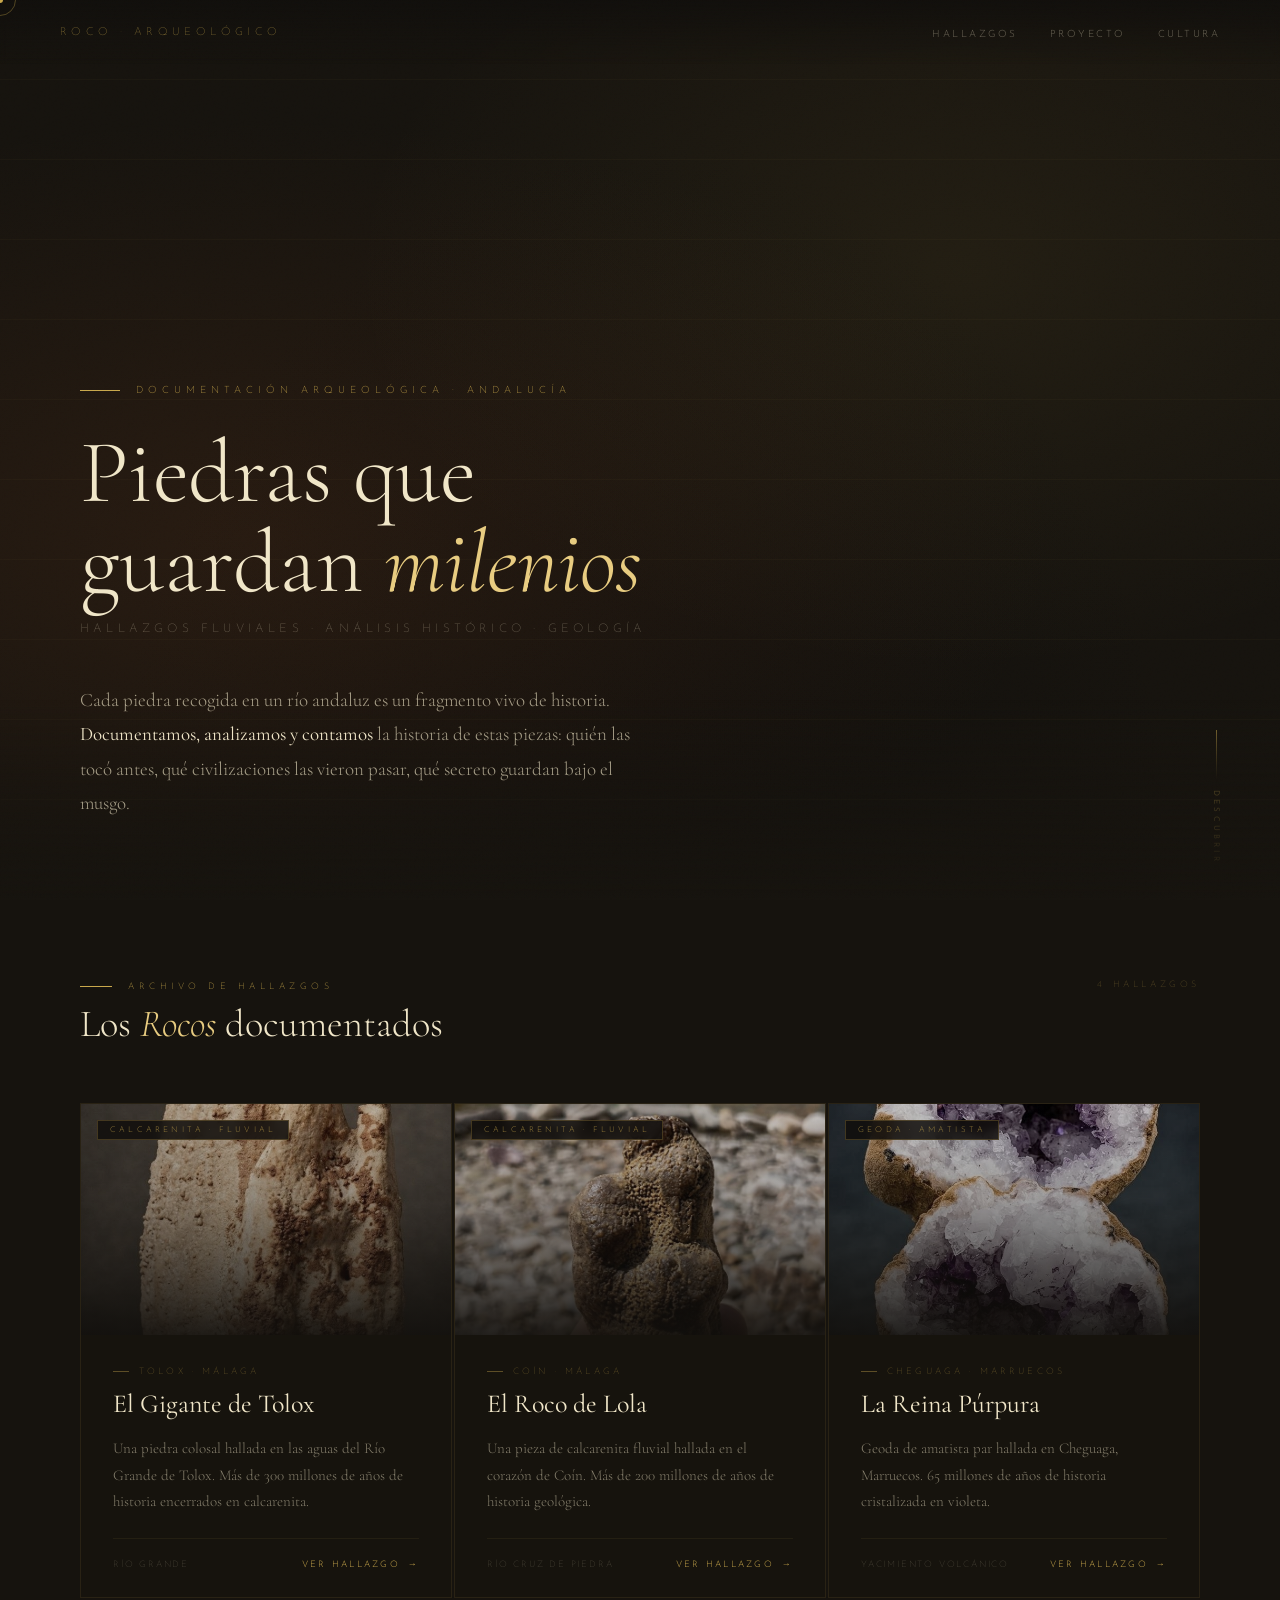
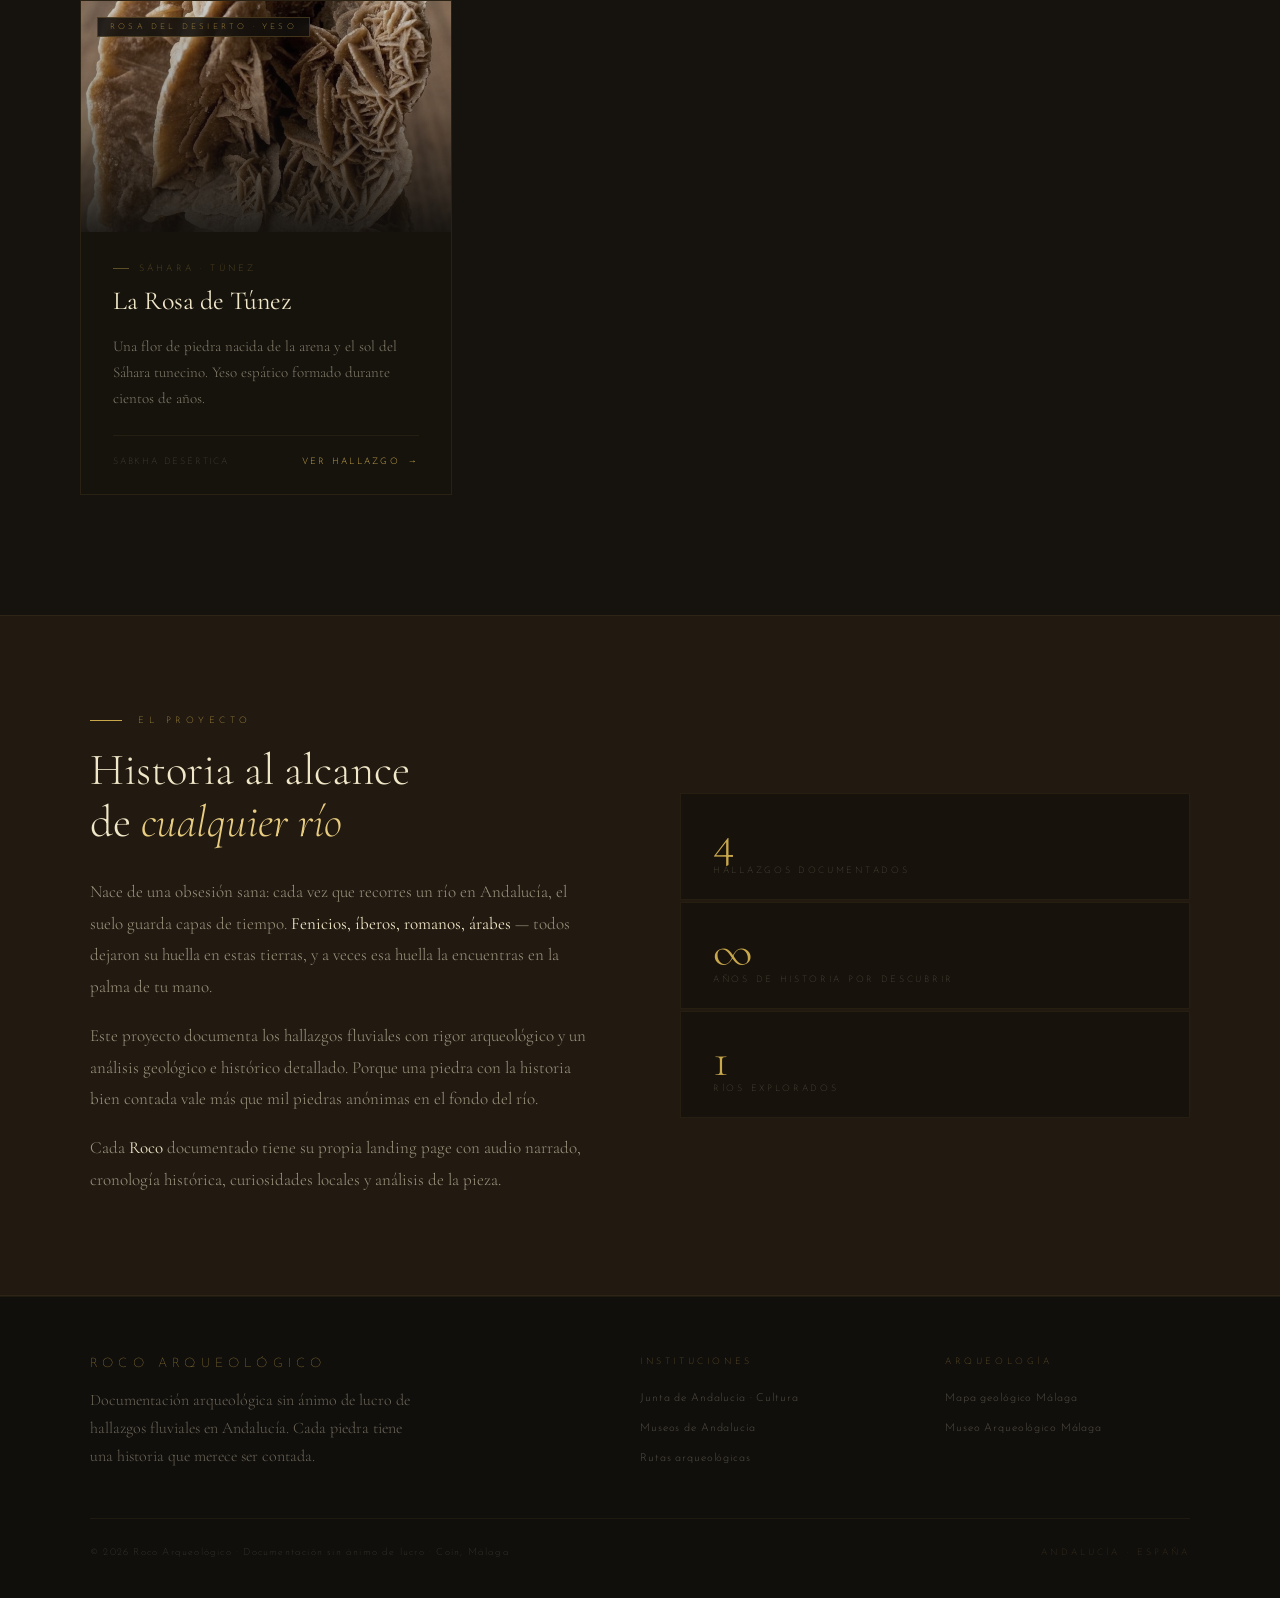
<file: index.html>
<!DOCTYPE html>
<html lang="es">
<head>
<meta charset="UTF-8">
<meta name="viewport" content="width=device-width, initial-scale=1.0">
<title>Roco Arqueológico · Hallazgos fluviales de Andalucía</title>
<meta name="description" content="Documentación arqueológica de piedras halladas en ríos andaluces. Análisis, historia y curiosidades de cada pieza encontrada en la naturaleza.">
<meta name="keywords" content="arqueología, hallazgos fluviales, piedras río, Andalucía, Málaga, historia local, geología, prehistoria, yacimientos arqueológicos">
<meta name="author" content="Roco Arqueológico · Coín, Málaga">
<meta property="og:title" content="Roco Arqueológico · Hallazgos fluviales de Andalucía">
<meta property="og:description" content="Documentación arqueológica de piedras halladas en ríos andaluces. Cada pieza tiene una historia de miles de años.">
<meta property="og:type" content="website">
<meta property="og:locale" content="es_ES">
<meta name="twitter:card" content="summary_large_image">
<meta name="twitter:title" content="Roco Arqueológico">
<meta name="twitter:description" content="Hallazgos arqueológicos fluviales de Andalucía documentados con rigor y pasión.">
<link rel="canonical" href="https://edgar-coin.github.io/roco-arqueologico/">
<link rel="preconnect" href="https://fonts.googleapis.com">
<link href="https://fonts.googleapis.com/css2?family=Cormorant+Garamond:ital,wght@0,300;0,400;0,600;0,700;1,300;1,400;1,600&family=Josefin+Sans:wght@100;200;300;400&display=swap" rel="stylesheet">

<script type="application/ld+json">
{
  "@context": "https://schema.org",
  "@type": "Blog",
  "name": "Roco Arqueológico",
  "description": "Documentación arqueológica de hallazgos fluviales en Andalucía",
  "inLanguage": "es",
  "publisher": {
    "@type": "Person",
    "name": "Edgar",
    "address": {
      "@type": "PostalAddress",
      "addressLocality": "Coín",
      "addressRegion": "Málaga",
      "addressCountry": "ES"
    }
  }
}
</script>

<style>
/* ════════════════════════════════════
   VARIABLES — PALETA LIGERAMENTE MÁS CLARA QUE LAS LANDING
════════════════════════════════════ */
:root {
  --gold:        #c9a84c;
  --gold-light:  #e8cc80;
  --gold-dim:    #7a5f28;
  --gold-pale:   #f5e6b8;
  --obsidian:    #110f0c;
  --charcoal:    #1a1610;
  --earth:       #221a11;
  --parchment:   #f0e6c8;
  --parchment-dim: rgba(240,230,200,.6);
  --stone-mid:   #8a7355;
  --bg-main:     #16130e;
  --serif: 'Cormorant Garamond', Georgia, serif;
  --sans:  'Josefin Sans', sans-serif;
}

*, *::before, *::after { margin:0; padding:0; box-sizing:border-box; }
html { scroll-behavior:smooth; }
body {
  background: var(--bg-main);
  color: var(--parchment);
  font-family: var(--serif);
  overflow-x: hidden;
  cursor: default;
}

/* Grain overlay */
body::after {
  content:''; position:fixed; inset:0; pointer-events:none; z-index:1000; mix-blend-mode:overlay;
  background-image: url("data:image/svg+xml,%3Csvg viewBox='0 0 512 512' xmlns='http://www.w3.org/2000/svg'%3E%3Cfilter id='n'%3E%3CfeTurbulence type='fractalNoise' baseFrequency='0.75' numOctaves='4' stitchTiles='stitch'/%3E%3C/filter%3E%3Crect width='100%25' height='100%25' filter='url(%23n)' opacity='0.03'/%3E%3C/svg%3E");
}

/* ── Cursor ── */
.cursor-dot  { width:6px; height:6px; background:var(--gold); border-radius:50%; position:fixed; pointer-events:none; z-index:9999; transform:translate(-50%,-50%); }
.cursor-ring { width:32px; height:32px; border:1px solid rgba(201,168,76,.35); border-radius:50%; position:fixed; pointer-events:none; z-index:9998; transform:translate(-50%,-50%); transition:all .12s ease-out; }

/* ── Nav ── */
nav {
  position:fixed; top:0; left:0; right:0; z-index:900;
  display:flex; align-items:center; justify-content:space-between;
  padding:22px 60px;
  background:linear-gradient(to bottom,rgba(17,15,12,.97),transparent);
  backdrop-filter:blur(3px);
}
.nav-brand {
  font-family:var(--sans); font-weight:100; font-size:11px;
  letter-spacing:.4em; text-transform:uppercase; color:var(--gold);
  text-decoration:none;
}
.nav-brand span { color:rgba(201,168,76,.45); }
.nav-right {
  display:flex; align-items:center; gap:36px;
}
.nav-links { display:flex; gap:32px; list-style:none; }
.nav-links a {
  font-family:var(--sans); font-size:10px; font-weight:300;
  letter-spacing:.25em; text-transform:uppercase;
  color:rgba(240,230,200,.4); text-decoration:none; transition:color .3s;
}
.nav-links a:hover { color:var(--gold); }

/* ── HERO BLOG ── */
.hero {
  min-height:100vh; display:flex; flex-direction:column;
  justify-content:flex-end; padding:0 80px 80px;
  position:relative; overflow:hidden;
}
.hero-bg {
  position:absolute; inset:0;
  background:
    radial-gradient(ellipse at 20% 60%, rgba(122,63,30,.18) 0%, transparent 55%),
    radial-gradient(ellipse at 75% 30%, rgba(201,168,76,.07) 0%, transparent 45%),
    radial-gradient(ellipse at 50% 100%, rgba(17,15,12,.9) 0%, transparent 60%);
}
/* Decorative horizontal lines */
.hero-lines {
  position:absolute; inset:0; pointer-events:none;
  background:repeating-linear-gradient(
    to bottom,
    transparent 0px,
    transparent 79px,
    rgba(201,168,76,.03) 79px,
    rgba(201,168,76,.03) 80px
  );
}
.hero-inner {
  position:relative; z-index:2; max-width:1100px;
}
.hero-eyebrow {
  font-family:var(--sans); font-size:10px; font-weight:200;
  letter-spacing:.5em; text-transform:uppercase; color:var(--gold);
  display:flex; align-items:center; gap:16px;
  margin-bottom:32px;
  opacity:0; animation:fadeUp 1s .2s forwards;
}
.hero-eyebrow::before { content:''; width:40px; height:1px; background:var(--gold); flex-shrink:0; }
.hero-title {
  font-family:var(--serif); font-weight:300;
  font-size:clamp(48px,7vw,110px); line-height:1.0;
  margin-bottom:16px;
  opacity:0; animation:fadeUp 1s .4s forwards;
}
.hero-title em { font-style:italic; color:var(--gold-light); }
.hero-subtitle {
  font-family:var(--sans); font-size:12px; font-weight:200;
  letter-spacing:.35em; text-transform:uppercase;
  color:rgba(240,230,200,.35); margin-bottom:48px;
  opacity:0; animation:fadeUp 1s .6s forwards;
}
.hero-desc {
  font-size:19px; font-weight:300; line-height:1.8;
  color:rgba(240,230,200,.65); max-width:560px;
  opacity:0; animation:fadeUp 1s .75s forwards;
}
.hero-desc strong { color:var(--parchment); font-weight:400; }

.hero-bottom {
  position:absolute; bottom:0; left:0; right:0; height:200px;
  background:linear-gradient(to top, var(--bg-main), transparent);
  pointer-events:none; z-index:1;
}
.scroll-hint {
  position:absolute; bottom:36px; right:60px;
  display:flex; flex-direction:column; align-items:center; gap:10px;
  opacity:0; animation:fadeUp 1s 1.2s forwards;
}
.scroll-line {
  width:1px; height:50px;
  background:linear-gradient(to bottom,rgba(201,168,76,.6),transparent);
  animation:scrollLine 2s ease-in-out infinite;
}
@keyframes scrollLine {
  0%{transform:scaleY(0);transform-origin:top}
  50%{transform:scaleY(1);transform-origin:top}
  51%{transform:scaleY(1);transform-origin:bottom}
  100%{transform:scaleY(0);transform-origin:bottom}
}
.scroll-text {
  font-family:var(--sans); font-size:8px; letter-spacing:.4em;
  text-transform:uppercase; color:rgba(201,168,76,.45);
  writing-mode:vertical-rl;
}

/* ── Separador ── */
.sep {
  display:flex; align-items:center; gap:24px;
  padding:0 80px; margin-bottom:0;
}
.sep-line { flex:1; height:1px; background:rgba(201,168,76,.1); }
.sep-label {
  font-family:var(--sans); font-size:9px; font-weight:200;
  letter-spacing:.5em; text-transform:uppercase; color:rgba(201,168,76,.35);
}

/* ════════════════════════════════════
   SECCIÓN POSTS
════════════════════════════════════ */
.posts-section { padding:80px 80px 120px; }
.posts-inner { max-width:1200px; margin:0 auto; }
.posts-header {
  display:flex; align-items:baseline; justify-content:space-between;
  margin-bottom:56px;
}
.posts-count {
  font-family:var(--sans); font-size:9px; font-weight:200;
  letter-spacing:.4em; text-transform:uppercase;
  color:rgba(201,168,76,.4);
}

/* Grid de posts */
.posts-grid {
  display:grid;
  grid-template-columns:repeat(auto-fill, minmax(340px, 1fr));
  gap:2px;
}

/* ── Post Card ── */
.post-card {
  position:relative; overflow:hidden;
  background:rgba(22,19,14,.7);
  border:1px solid rgba(201,168,76,.1);
  transition:border-color .4s, box-shadow .4s;
  text-decoration:none; color:inherit;
  display:flex; flex-direction:column;
  cursor:pointer;
}
.post-card:hover {
  border-color:rgba(201,168,76,.35);
  box-shadow:0 8px 48px rgba(0,0,0,.5), 0 0 30px rgba(201,168,76,.06);
}
.post-card::before {
  content:''; position:absolute; top:0; left:0; right:0; height:2px;
  background:linear-gradient(90deg,transparent,var(--gold),transparent);
  transform:scaleX(0); transition:transform .5s ease;
}
.post-card:hover::before { transform:scaleX(1); }

/* Imagen */
.card-img-wrap {
  position:relative; width:100%; aspect-ratio:16/10; overflow:hidden;
  background:rgba(17,15,12,.8);
}
.card-img {
  width:100%; height:100%; object-fit:cover;
  transition:transform .7s ease, filter .5s ease;
  filter:brightness(.8) saturate(.7);
}
.post-card:hover .card-img {
  transform:scale(1.04);
  filter:brightness(.9) saturate(.85);
}
.card-img-overlay {
  position:absolute; inset:0;
  background:linear-gradient(to top, rgba(17,15,12,.9) 0%, rgba(17,15,12,.2) 60%, transparent 100%);
}
.card-img-placeholder {
  width:100%; height:100%;
  display:flex; align-items:center; justify-content:center;
  background:linear-gradient(135deg, rgba(30,23,16,.9), rgba(17,15,12,.95));
}
.card-img-placeholder svg { opacity:.15; }

/* Etiqueta de categoría en imagen */
.card-tag {
  position:absolute; top:16px; left:16px;
  font-family:var(--sans); font-size:8px; font-weight:200;
  letter-spacing:.4em; text-transform:uppercase;
  color:var(--gold); background:rgba(17,15,12,.85);
  border:1px solid rgba(201,168,76,.25);
  padding:5px 12px;
  backdrop-filter:blur(4px);
}

/* Contenido de la card */
.card-body { padding:32px 32px 28px; flex:1; display:flex; flex-direction:column; }
.card-location {
  font-family:var(--sans); font-size:9px; font-weight:200;
  letter-spacing:.35em; text-transform:uppercase;
  color:rgba(201,168,76,.45); margin-bottom:12px;
  display:flex; align-items:center; gap:10px;
}
.card-location::before { content:''; width:16px; height:1px; background:rgba(201,168,76,.4); }
.card-title {
  font-family:var(--serif); font-weight:400; font-size:26px; line-height:1.2;
  color:var(--parchment); margin-bottom:16px;
  transition:color .3s;
}
.post-card:hover .card-title { color:var(--gold-light); }
.card-excerpt {
  font-size:15px; font-weight:300; line-height:1.75;
  color:rgba(240,230,200,.5); flex:1; margin-bottom:24px;
}
.card-footer {
  display:flex; align-items:center; justify-content:space-between;
  border-top:1px solid rgba(201,168,76,.08); padding-top:20px;
}
.card-river {
  font-family:var(--sans); font-size:9px; font-weight:200;
  letter-spacing:.2em; text-transform:uppercase;
  color:rgba(240,230,200,.25);
}
.card-cta {
  font-family:var(--sans); font-size:9px; font-weight:300;
  letter-spacing:.25em; text-transform:uppercase;
  color:var(--gold); display:flex; align-items:center; gap:8px;
  transition:gap .3s;
}
.post-card:hover .card-cta { gap:14px; }
.card-cta::after { content:'→'; }

/* Post vacío / placeholder "Próximamente" */
.card-soon {
  border-style:dashed; border-color:rgba(201,168,76,.07);
  opacity:.45; pointer-events:none;
}
.card-soon .card-title { color:rgba(240,230,200,.3); }

/* ── Estado vacío ── */
.empty-state {
  grid-column:1/-1; text-align:center;
  padding:100px 40px;
  border:1px dashed rgba(201,168,76,.1);
}
.empty-icon { font-size:48px; opacity:.2; margin-bottom:24px; }
.empty-title {
  font-family:var(--serif); font-size:32px; font-weight:300;
  color:rgba(240,230,200,.4); margin-bottom:12px;
}
.empty-sub {
  font-family:var(--sans); font-size:10px; font-weight:200;
  letter-spacing:.3em; text-transform:uppercase;
  color:rgba(201,168,76,.25);
}

/* ── Loading skeleton ── */
.card-skeleton { animation:shimmer 1.8s ease-in-out infinite; }
@keyframes shimmer {
  0%,100% { opacity:.4; }
  50%      { opacity:.8; }
}

/* ════════════════════════════════════
   SECCIÓN SOBRE EL PROYECTO
════════════════════════════════════ */
.about-section {
  padding:100px 80px;
  background:var(--earth);
  border-top:1px solid rgba(201,168,76,.08);
  border-bottom:1px solid rgba(201,168,76,.08);
}
.about-inner { max-width:1100px; margin:0 auto; display:grid; grid-template-columns:1fr 1fr; gap:80px; align-items:center; }
.about-label {
  font-family:var(--sans); font-size:9px; font-weight:200;
  letter-spacing:.5em; text-transform:uppercase; color:var(--gold);
  display:flex; align-items:center; gap:16px; margin-bottom:20px;
}
.about-label::before { content:''; width:32px; height:1px; background:var(--gold); }
.about-heading {
  font-family:var(--serif); font-weight:300;
  font-size:clamp(32px,3.5vw,52px); line-height:1.15; margin-bottom:28px;
}
.about-heading em { font-style:italic; color:var(--gold-light); }
.about-body {
  font-size:17px; font-weight:300; line-height:1.85;
  color:rgba(240,230,200,.6);
}
.about-body p + p { margin-top:18px; }
.about-body strong { color:var(--parchment); font-weight:400; }

.about-stats { display:flex; flex-direction:column; gap:2px; }
.stat-row {
  display:flex; align-items:baseline; justify-content:space-between;
  padding:24px 32px;
  background:rgba(13,11,8,.5);
  border:1px solid rgba(201,168,76,.08);
  transition:border-color .3s, background .3s;
}
.stat-row:hover {
  border-color:rgba(201,168,76,.2);
  background:rgba(13,11,8,.8);
}
.stat-num {
  font-family:var(--serif); font-size:48px; font-weight:300;
  color:var(--gold); line-height:1;
}
.stat-label {
  font-family:var(--sans); font-size:9px; font-weight:200;
  letter-spacing:.3em; text-transform:uppercase;
  color:rgba(240,230,200,.3);
}

/* ════════════════════════════════════
   FOOTER
════════════════════════════════════ */
footer {
  padding:60px 80px 40px;
  background:var(--obsidian);
  border-top:1px solid rgba(201,168,76,.08);
}
.footer-inner { max-width:1100px; margin:0 auto; }
.footer-top {
  display:grid; grid-template-columns:2fr 1fr 1fr;
  gap:60px; margin-bottom:48px;
}
.footer-brand {
  font-family:var(--sans); font-weight:100; font-size:13px;
  letter-spacing:.4em; text-transform:uppercase; color:var(--gold);
  margin-bottom:16px;
}
.footer-tagline {
  font-size:16px; font-weight:300; line-height:1.75;
  color:rgba(240,230,200,.4); max-width:320px;
}
.footer-col-title {
  font-family:var(--sans); font-size:9px; font-weight:200;
  letter-spacing:.4em; text-transform:uppercase;
  color:rgba(201,168,76,.5); margin-bottom:20px;
}
.footer-links { list-style:none; display:flex; flex-direction:column; gap:10px; }
.footer-links a {
  font-family:var(--sans); font-size:11px; font-weight:300;
  letter-spacing:.08em; color:rgba(240,230,200,.3);
  text-decoration:none; transition:color .3s;
}
.footer-links a:hover { color:var(--gold); }
.footer-bottom {
  display:flex; align-items:center; justify-content:space-between;
  border-top:1px solid rgba(201,168,76,.07); padding-top:28px;
}
.footer-copy {
  font-family:var(--sans); font-size:10px; font-weight:200;
  letter-spacing:.12em; color:rgba(240,230,200,.2);
}
.footer-badge {
  font-family:var(--sans); font-size:9px; font-weight:200;
  letter-spacing:.35em; text-transform:uppercase;
  color:rgba(201,168,76,.25);
}

/* ── Reveal ── */
.reveal { opacity:0; transform:translateY(28px); transition:opacity .9s ease, transform .9s ease; }
.reveal.visible { opacity:1; transform:translateY(0); }
.reveal-delay-1 { transition-delay:.12s; }
.reveal-delay-2 { transition-delay:.24s; }

@keyframes fadeUp { from{opacity:0;transform:translateY(20px)} to{opacity:1;transform:translateY(0)} }

/* ── Loading spinner ── */
.spinner-wrap {
  grid-column:1/-1; text-align:center; padding:80px 40px;
  display:flex; flex-direction:column; align-items:center; gap:20px;
}
.spinner {
  width:40px; height:40px; border-radius:50%;
  border:2px solid rgba(201,168,76,.1);
  border-top-color:var(--gold);
  animation:spin .8s linear infinite;
}
@keyframes spin { to{transform:rotate(360deg)} }
.spinner-text {
  font-family:var(--sans); font-size:9px; font-weight:200;
  letter-spacing:.4em; text-transform:uppercase;
  color:rgba(201,168,76,.3);
}

/* ── Responsive ── */
@media(max-width:900px){
  nav { padding:18px 28px; }
  .hero { padding:0 28px 60px; min-height:90vh; }
  .posts-section { padding:60px 28px 80px; }
  .posts-grid { grid-template-columns:1fr; }
  .about-section { padding:70px 28px; }
  .about-inner { grid-template-columns:1fr; gap:48px; }
  footer { padding:50px 28px 32px; }
  .footer-top { grid-template-columns:1fr; gap:36px; }
}
</style>
</head>
<body>

<!-- Cursor -->
<div class="cursor-dot" id="dot"></div>
<div class="cursor-ring" id="ring"></div>

<!-- NAV -->
<nav>
  <a href="#" class="nav-brand">Roco <span>·</span> Arqueológico</a>
  <div class="nav-right">
    <ul class="nav-links">
      <li><a href="#posts">Hallazgos</a></li>
      <li><a href="#proyecto">Proyecto</a></li>
      <li><a href="https://www.juntadeandalucia.es/organismos/culturaypatrimoniohistorico.html" target="_blank" rel="noopener">Cultura</a></li>
    </ul>
  </div>
</nav>

<!-- HERO -->
<section class="hero" aria-label="Cabecera principal">
  <div class="hero-bg"></div>
  <div class="hero-lines"></div>
  <div class="hero-inner">
    <div class="hero-eyebrow">Documentación arqueológica · Andalucía</div>
    <h1 class="hero-title">Piedras que<br>guardan <em>milenios</em></h1>
    <div class="hero-subtitle">Hallazgos fluviales · Análisis histórico · Geología</div>
    <p class="hero-desc">
      Cada piedra recogida en un río andaluz es un fragmento vivo de historia.
      <strong>Documentamos, analizamos y contamos</strong> la historia de estas piezas:
      quién las tocó antes, qué civilizaciones las vieron pasar, qué secreto guardan bajo el musgo.
    </p>
  </div>
  <div class="hero-bottom"></div>
  <div class="scroll-hint">
    <div class="scroll-line"></div>
    <div class="scroll-text">Descubrir</div>
  </div>
</section>

<!-- POSTS SECTION -->
<section class="posts-section" id="posts" aria-label="Hallazgos documentados">
  <div class="posts-inner">
    <header class="posts-header reveal">
      <div>
        <div style="font-family:var(--sans);font-size:9px;font-weight:200;letter-spacing:.5em;text-transform:uppercase;color:var(--gold);display:flex;align-items:center;gap:16px;margin-bottom:10px;">
          <span style="width:32px;height:1px;background:var(--gold);display:inline-block;flex-shrink:0;"></span>
          Archivo de hallazgos
        </div>
        <h2 style="font-family:var(--serif);font-weight:300;font-size:clamp(28px,3vw,44px);">
          Los <em style="font-style:italic;color:var(--gold-light);">Rocos</em> documentados
        </h2>
      </div>
      <div class="posts-count" id="postsCount">Cargando…</div>
    </header>

    <div class="posts-grid" id="postsGrid">
      <!-- Spinner inicial -->
      <div class="spinner-wrap">
        <div class="spinner"></div>
        <div class="spinner-text">Cargando hallazgos</div>
      </div>
    </div>
  </div>
</section>

<!-- SOBRE EL PROYECTO -->
<section class="about-section" id="proyecto" aria-label="Sobre el proyecto">
  <div class="about-inner">
    <div class="reveal">
      <div class="about-label">El proyecto</div>
      <h2 class="about-heading">Historia al alcance<br>de <em>cualquier río</em></h2>
      <div class="about-body">
        <p>
          Nace de una obsesión sana: cada vez que recorres un río en Andalucía, el suelo guarda
          capas de tiempo. <strong>Fenicios, íberos, romanos, árabes</strong> — todos dejaron
          su huella en estas tierras, y a veces esa huella la encuentras en la palma de tu mano.
        </p>
        <p>
          Este proyecto documenta los hallazgos fluviales con rigor arqueológico y un análisis
          geológico e histórico detallado. Porque una piedra con la historia bien contada
          vale más que mil piedras anónimas en el fondo del río.
        </p>
        <p>
          Cada <strong>Roco</strong> documentado tiene su propia landing page con audio narrado,
          cronología histórica, curiosidades locales y análisis de la pieza.
        </p>
      </div>
    </div>
    <div class="about-stats reveal reveal-delay-1">
      <div class="stat-row">
        <div>
          <div class="stat-num" id="statPosts">1</div>
          <div class="stat-label">Hallazgos documentados</div>
        </div>
      </div>
      <div class="stat-row">
        <div>
          <div class="stat-num">∞</div>
          <div class="stat-label">Años de historia por descubrir</div>
        </div>
      </div>
      <div class="stat-row">
        <div>
          <div class="stat-num">1</div>
          <div class="stat-label">Ríos explorados</div>
        </div>
      </div>
    </div>
  </div>
</section>

<!-- FOOTER -->
<footer>
  <div class="footer-inner">
    <div class="footer-top">
      <div>
        <div class="footer-brand">Roco Arqueológico</div>
        <p class="footer-tagline">
          Documentación arqueológica sin ánimo de lucro de hallazgos fluviales
          en Andalucía. Cada piedra tiene una historia que merece ser contada.
        </p>
      </div>
      <div>
        <div class="footer-col-title">Instituciones</div>
        <ul class="footer-links">
          <li><a href="https://www.juntadeandalucia.es/organismos/culturaypatrimoniohistorico.html" target="_blank" rel="noopener">Junta de Andalucía · Cultura</a></li>
          <li><a href="https://www.museosdeandalucia.es" target="_blank" rel="noopener">Museos de Andalucía</a></li>
          <li><a href="https://rutasarqueologicas.malaga.eu" target="_blank" rel="noopener">Rutas arqueológicas</a></li>
        </ul>
      </div>
      <div>
        <div class="footer-col-title">Arqueología</div>
        <ul class="footer-links">
          <li><a href="https://www.sierrabermeja.es/2020/03/10/mapa-de-lugares-de-interes-geologico-de-la-provincia-de-malaga/" target="_blank" rel="noopener">Mapa geológico Málaga</a></li>
          <li><a href="https://www.museoarqueologicomalaga.com" target="_blank" rel="noopener">Museo Arqueológico Málaga</a></li>
        </ul>
      </div>
    </div>
    <div class="footer-bottom">
      <div class="footer-copy">© 2026 Roco Arqueológico · Documentación sin ánimo de lucro · Coín, Málaga</div>
      <div class="footer-badge">Andalucía · España</div>
    </div>
  </div>
</footer>

<script>
/* ─── Cursor ─── */
const dot=document.getElementById('dot'),ring=document.getElementById('ring');
let mx=0,my=0,rx=0,ry=0;
document.addEventListener('mousemove',e=>{mx=e.clientX;my=e.clientY;});
(function animC(){dot.style.left=mx+'px';dot.style.top=my+'px';rx+=(mx-rx)*.12;ry+=(my-ry)*.12;ring.style.left=rx+'px';ring.style.top=ry+'px';requestAnimationFrame(animC);})();

/* ─── Scroll reveal ─── */
const io=new IntersectionObserver(e=>e.forEach(x=>{if(x.isIntersecting)x.target.classList.add('visible');}),{threshold:.1});
document.querySelectorAll('.reveal').forEach(el=>io.observe(el));

/* ════════════════════════════════════
   BASE DE DATOS DE POSTS
   Para añadir un nuevo post, añade un objeto a este array.
   El campo "file" es el nombre del HTML que has subido a GitHub.
   El sistema extrae título, descripción e imagen del HTML automáticamente
   si los campos meta están presentes, o usa los valores que pongas aquí directamente.
════════════════════════════════════ */
const POSTS = [
  {
    file: "tolox/index.html",
    title: "El Gigante de Tolox",
    location: "Tolox · Málaga",
    river: "Río Grande",
    excerpt: "Una piedra colosal hallada en las aguas del Río Grande de Tolox. Más de 300 millones de años de historia encerrados en calcarenita.",
    tag: "Calcarenita · Fluvial",
    image: "assets/gigante-tolox.jpg"
  },
  {
    file: "roco-lola/index.html",
    title: "El Roco de Lola",
    location: "Coín · Málaga",
    river: "Río Cruz de Piedra",
    excerpt: "Una pieza de calcarenita fluvial hallada en el corazón de Coín. Más de 200 millones de años de historia geológica.",
    tag: "Calcarenita · Fluvial",
    image: "assets/roco_imagen.jpg"
  },
  {
    file: "la-reina-purpura/index.html",
    title: "La Reina Púrpura",
    location: "Cheguaga · Marruecos",
    river: "Yacimiento volcánico",
    excerpt: "Geoda de amatista par hallada en Cheguaga, Marruecos. 65 millones de años de historia cristalizada en violeta.",
    tag: "Geoda · Amatista",
    image: "assets/reina_purpura.jpg"
  },
  {
    file: "la-rosa-de-tunez/index.html",
    title: "La Rosa de Túnez",
    location: "Sáhara · Túnez",
    river: "Sabkha desértica",
    excerpt: "Una flor de piedra nacida de la arena y el sol del Sáhara tunecino. Yeso espático formado durante cientos de años.",
    tag: "Rosa del Desierto · Yeso",
    image: "assets/rosa-tunez-1.jpg"
  }
];

/* ─── Renderizar posts ─── */
function renderPosts(){
  const grid=document.getElementById('postsGrid');
  const count=document.getElementById('postsCount');
  const statPosts=document.getElementById('statPosts');

  if(!POSTS.length){
    grid.innerHTML=`<div class="empty-state">
      <div class="empty-icon">🪨</div>
      <div class="empty-title">Aún sin hallazgos</div>
      <div class="empty-sub">El primer roco está en camino</div>
    </div>`;
    count.textContent='0 hallazgos';
    return;
  }

  count.textContent = POSTS.length + (POSTS.length===1?' hallazgo':' hallazgos');
  if(statPosts) statPosts.textContent=POSTS.length;

  grid.innerHTML = POSTS.map((post,i)=>`
    <a href="${post.file}" class="post-card reveal" style="transition-delay:${i*.08}s" aria-label="Ver hallazgo: ${post.title}">
      <div class="card-img-wrap">
        ${post.image
          ? `<img class="card-img" src="${post.image}" alt="${post.title}" loading="lazy">`
          : `<div class="card-img-placeholder">
              <svg width="80" height="100" viewBox="0 0 80 100" fill="none">
                <path d="M40 5 L70 30 L65 70 L40 90 L15 70 L10 30 Z" fill="none" stroke="rgba(201,168,76,.4)" stroke-width="1.5"/>
                <path d="M40 15 L58 33 L54 62 L40 78 L26 62 L22 33 Z" fill="rgba(201,168,76,.06)" stroke="rgba(201,168,76,.2)" stroke-width="1"/>
                <circle cx="40" cy="46" r="6" fill="rgba(201,168,76,.12)" stroke="rgba(201,168,76,.3)" stroke-width="1"/>
              </svg>
            </div>`
        }
        <div class="card-img-overlay"></div>
        <div class="card-tag">${post.tag||'Hallazgo fluvial'}</div>
      </div>
      <div class="card-body">
        <div class="card-location">${post.location||''}</div>
        <h3 class="card-title">${post.title}</h3>
        <p class="card-excerpt">${post.excerpt||''}</p>
        <div class="card-footer">
          <div class="card-river">${post.river||''}</div>
          <div class="card-cta">Ver hallazgo</div>
        </div>
      </div>
    </a>
  `).join('');

  // Re-observar nuevos elementos reveal
  document.querySelectorAll('.reveal:not(.visible)').forEach(el=>io.observe(el));
}

// Ejecutar al cargar
renderPosts();
</script>
</body>
</html>
<script>
function renderPosts(){
 const grid=document.getElementById('postsGrid');
 const count=document.getElementById('postsCount');
 const statPosts=document.getElementById('statPosts');
 if(!POSTS.length){ grid.innerHTML='<div class="empty-state">Sin hallazgos</div>'; count.textContent='0 hallazgos'; return; }
 count.textContent = POSTS.length + (POSTS.length===1?' hallazgo':' hallazgos');
 if(statPosts) statPosts.textContent=POSTS.length;
 grid.innerHTML = POSTS.map((post,i)=>).join('');
 document.querySelectorAll('.reveal:not(.visible)').forEach(el=>io.observe(el));
}
renderPosts();
</script>
</body>
</html>
</file>
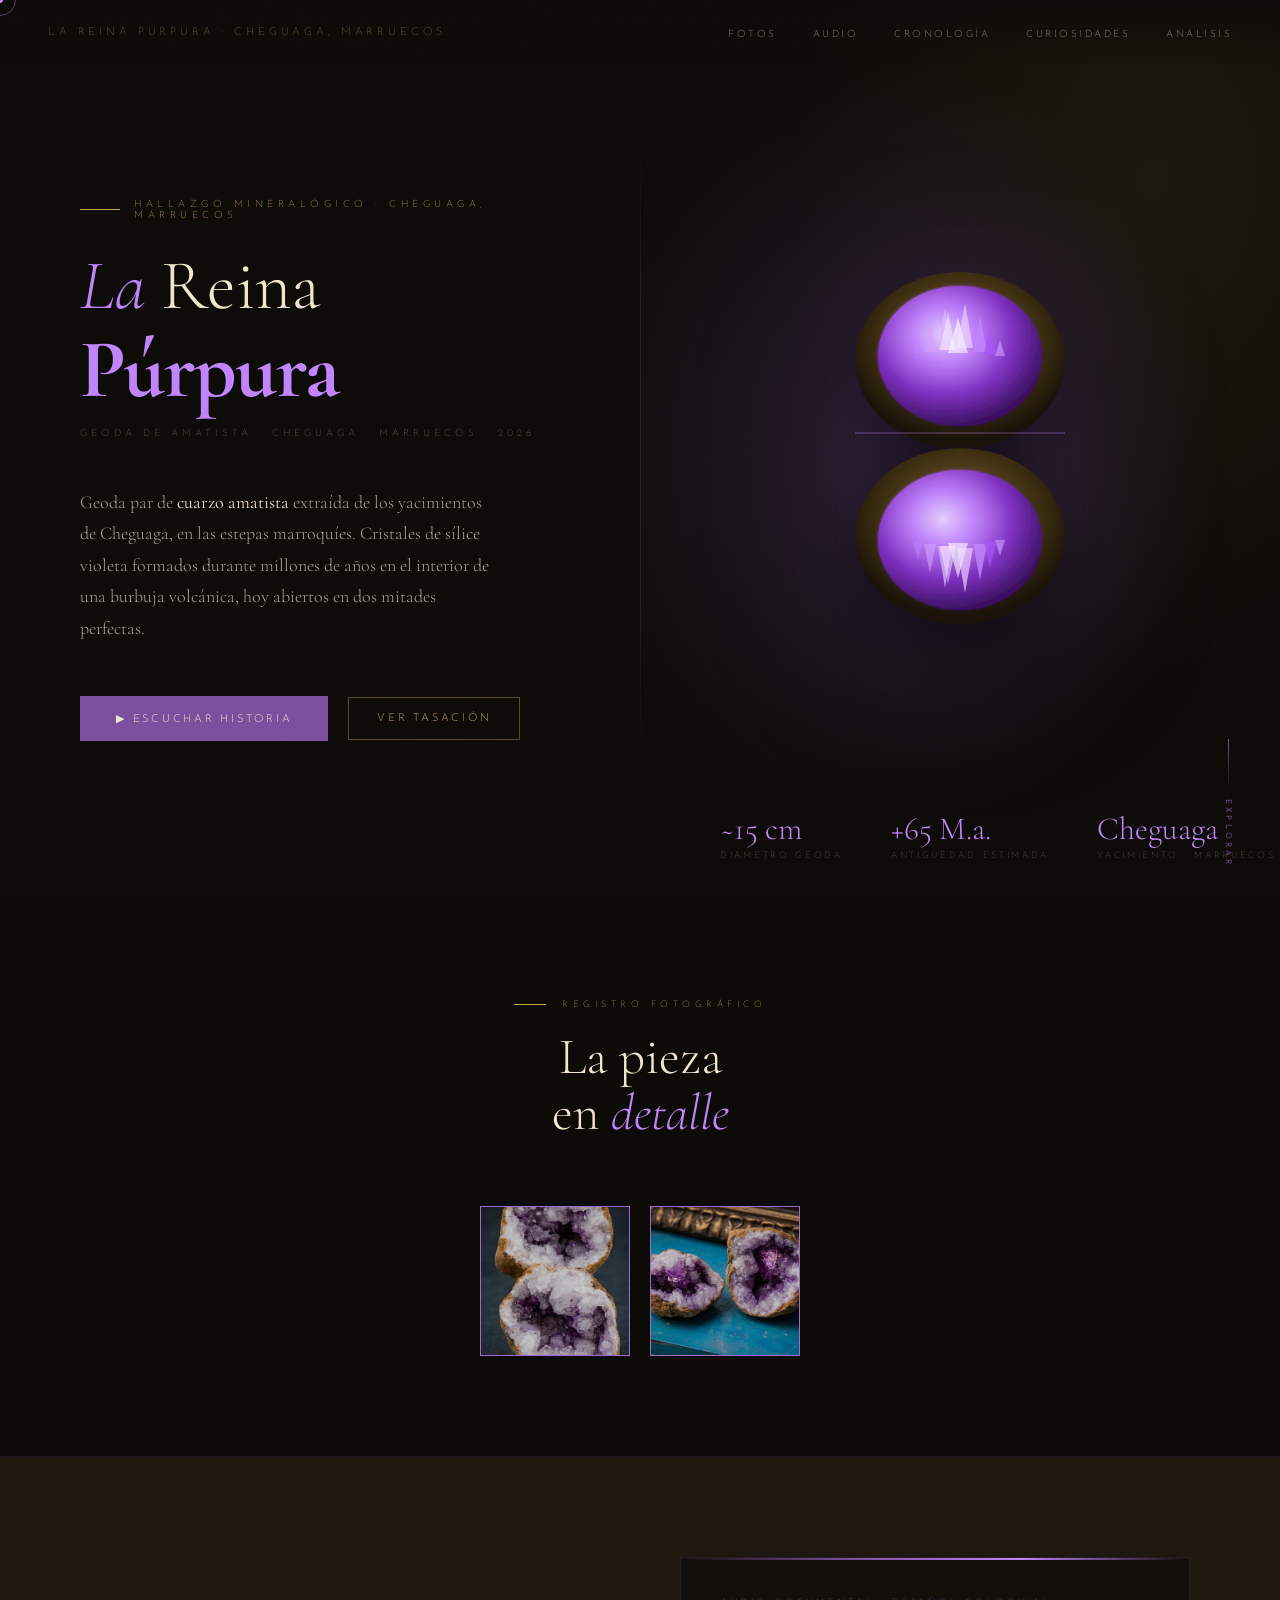
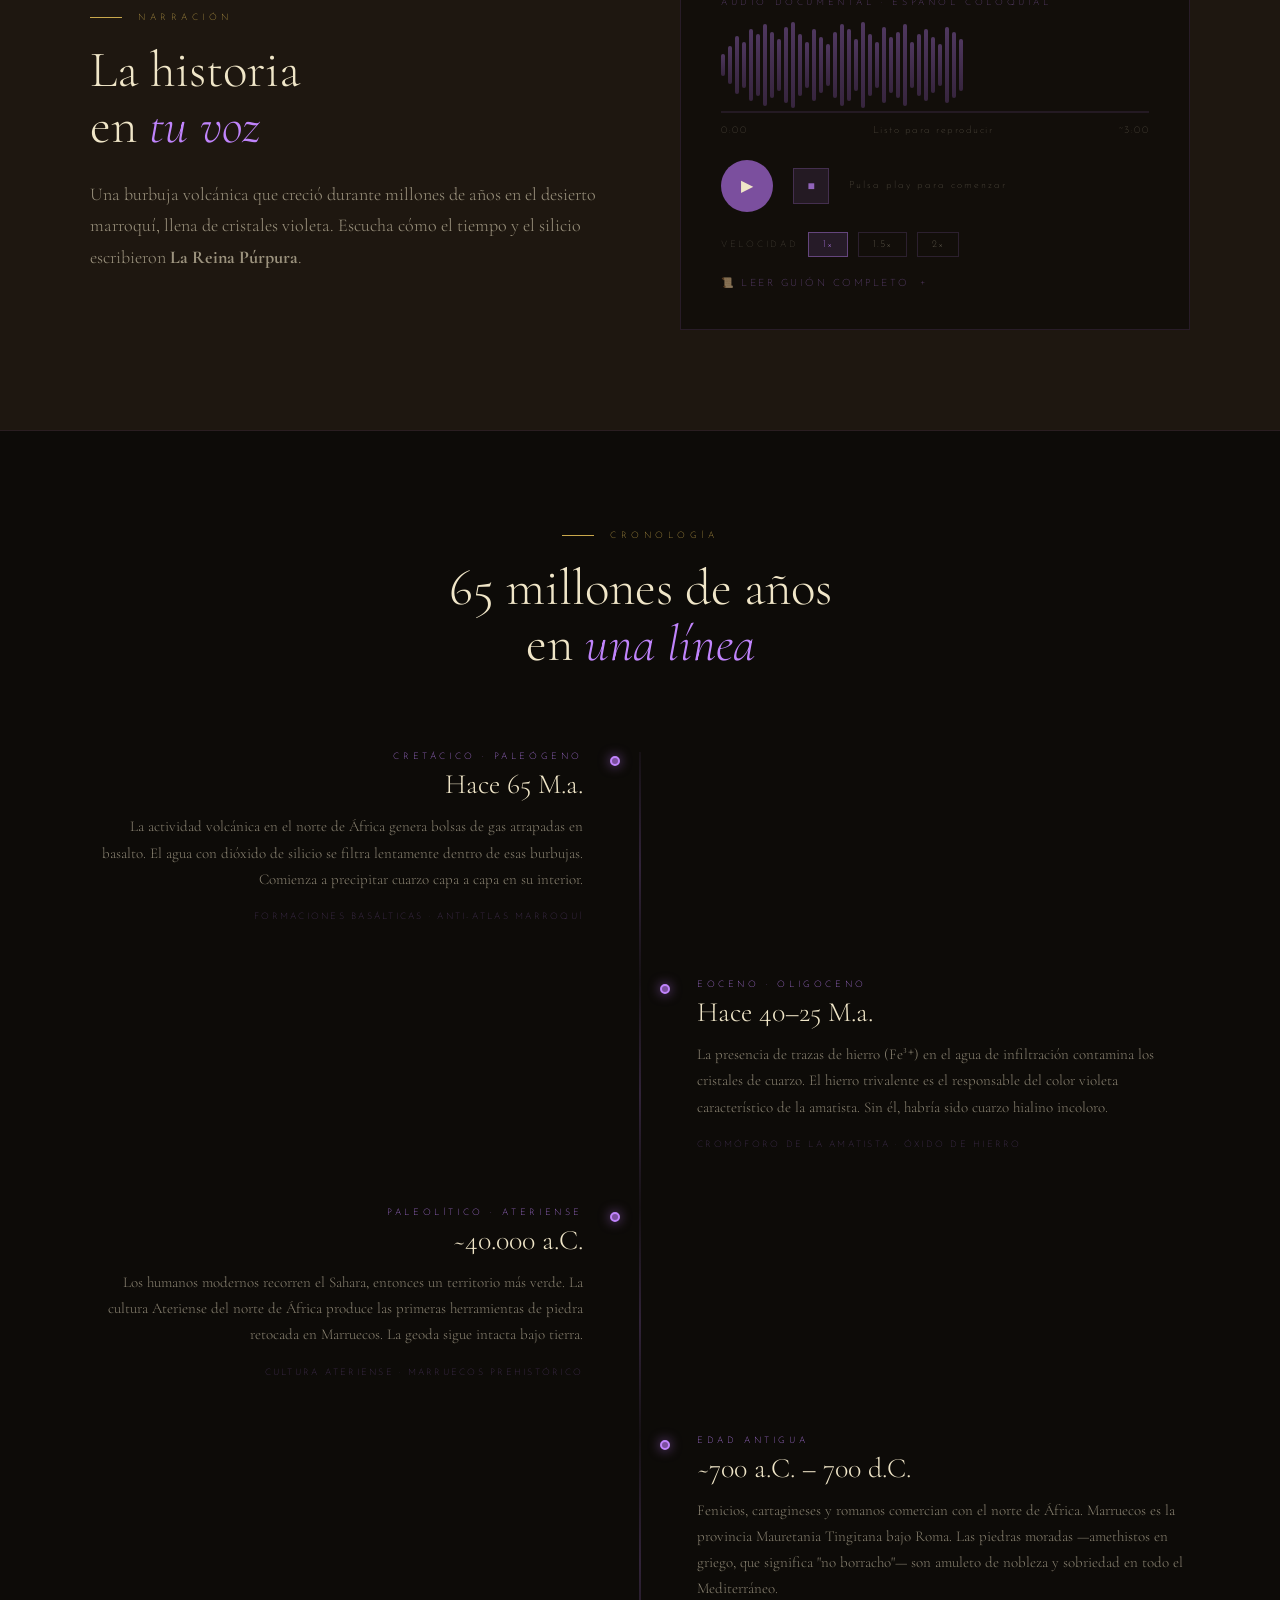
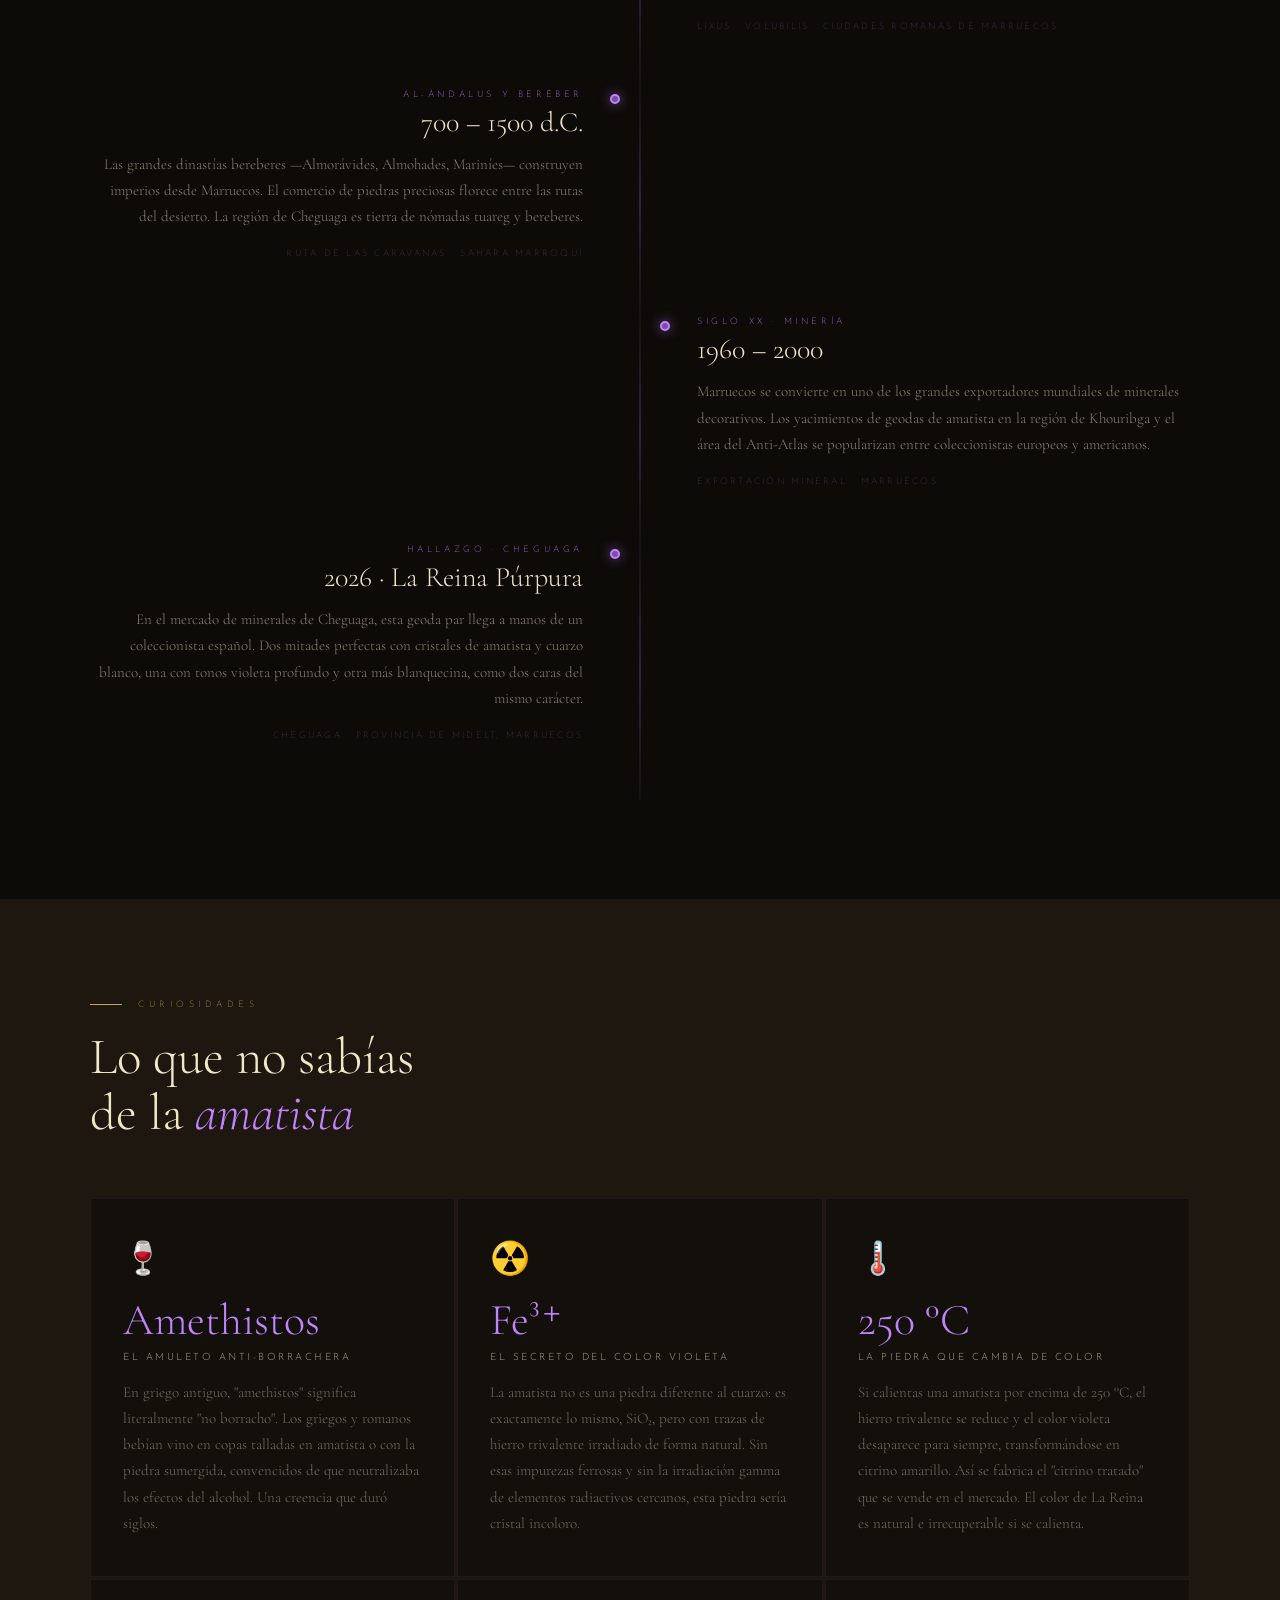
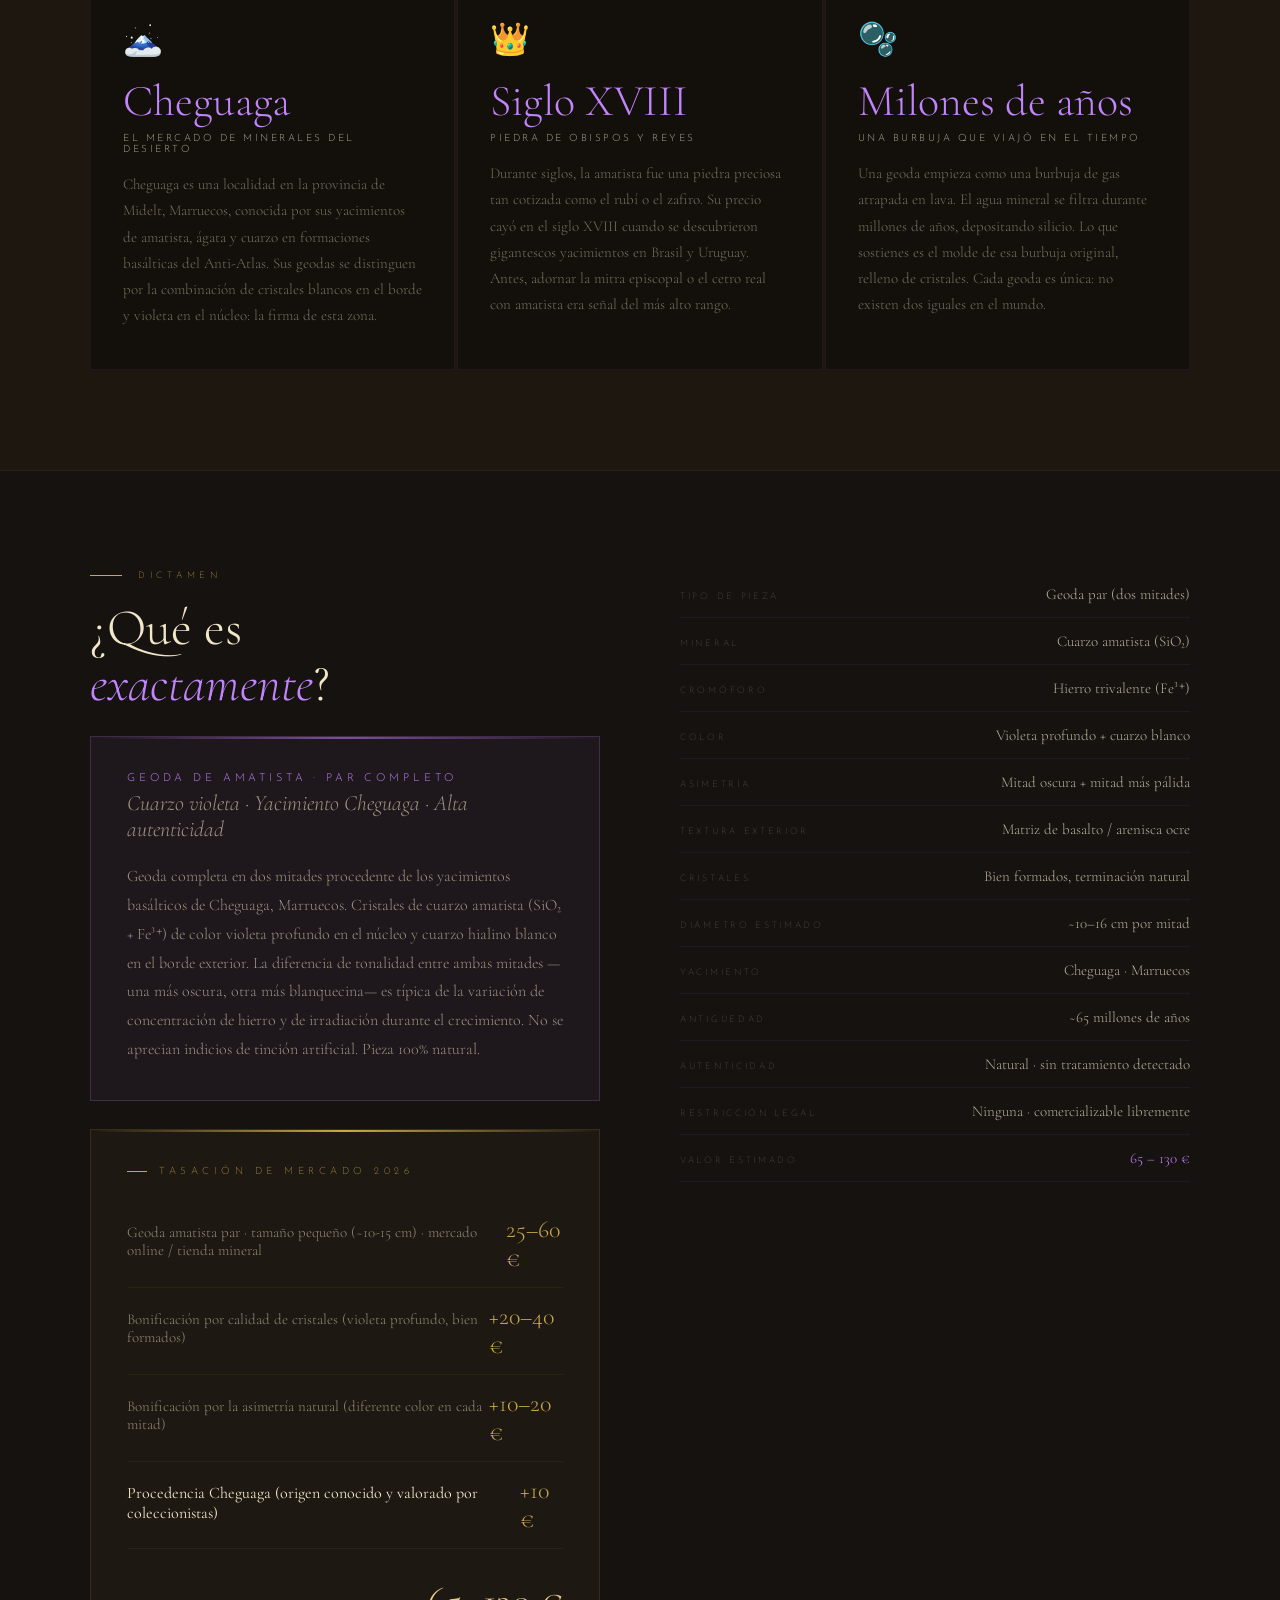
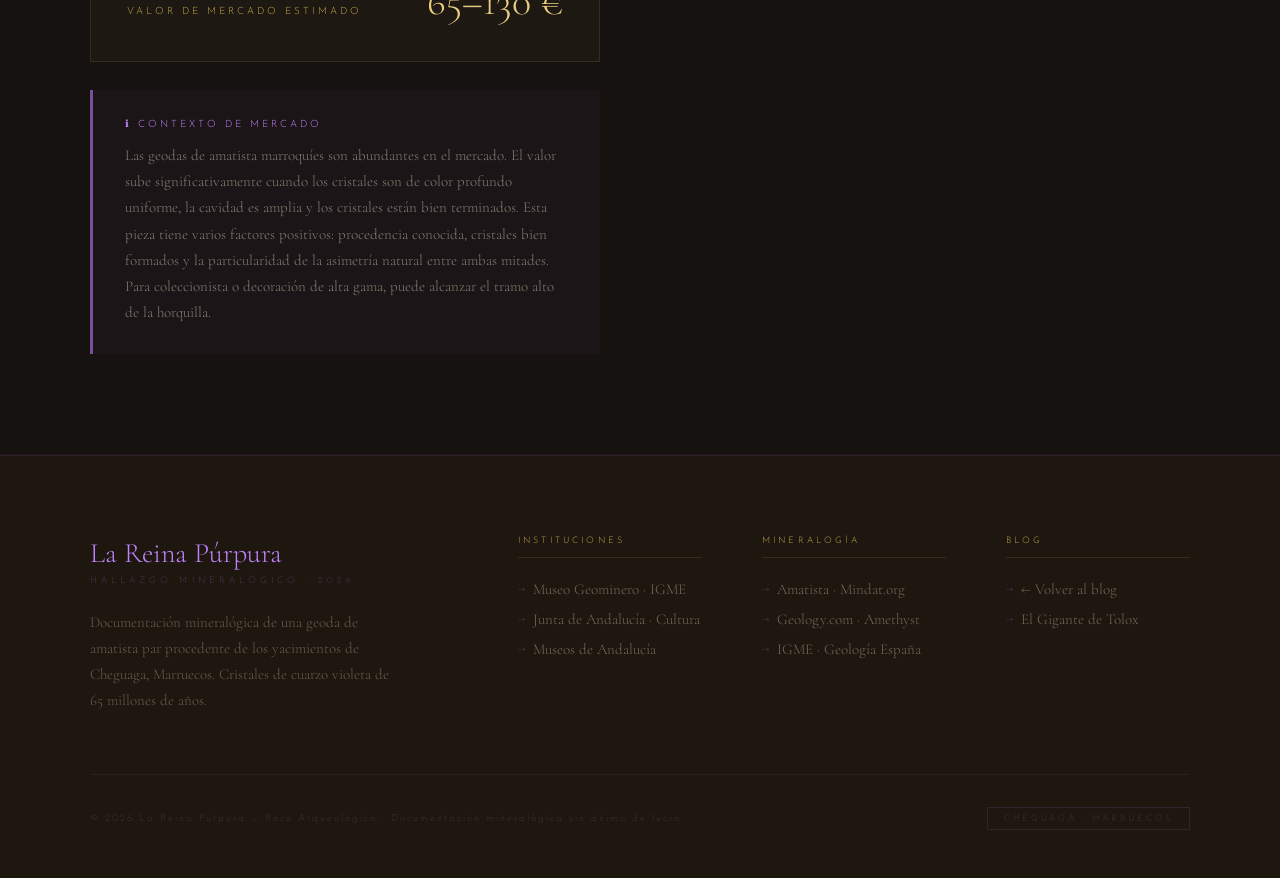
<file: la-reina-purpura/index.html>
<!DOCTYPE html>
<html lang="es">
<head>
<meta charset="UTF-8">
<meta name="viewport" content="width=device-width, initial-scale=1.0">
<title>La Reina Púrpura · Cheguaga, Marruecos — Geoda de Amatista</title>
<meta name="description" content="Geoda de amatista hallada en Cheguaga, Marruecos. Cristales de cuarzo violeta con más de 65 millones de años de historia volcánica. Documentación mineralógica completa.">
<meta name="keywords" content="geoda amatista Marruecos, Cheguaga mineral, cuarzo violeta, mineralogía, coleccionismo minerales, geoda par, amatista Atlas">
<meta name="author" content="Roco Arqueológico · Coín, Málaga">
<meta property="og:title" content="La Reina Púrpura · Geoda de Amatista · Cheguaga, Marruecos">
<meta property="og:description" content="Geoda de amatista par hallada en Cheguaga, Marruecos. 65 millones de años de historia cristalizada en violeta.">
<meta property="og:type" content="article">
<meta property="og:locale" content="es_ES">
<link rel="preconnect" href="https://fonts.googleapis.com">
<link href="https://fonts.googleapis.com/css2?family=Cormorant+Garamond:ital,wght@0,300;0,400;0,600;0,700;1,300;1,400;1,600&family=Josefin+Sans:wght@100;200;300;400&display=swap" rel="stylesheet">

<script type="application/ld+json">
{
  "@context": "https://schema.org",
  "@type": "Article",
  "name": "La Reina Púrpura",
  "description": "Geoda de amatista par hallada en Cheguaga, Marruecos",
  "about": {
    "@type": "Thing",
    "name": "Geoda de amatista",
    "description": "Espécimen mineralógico de cuarzo amatista en forma de geoda par, procedente de Cheguaga, Marruecos"
  }
}
</script>

<style>
/* ════════════════════════════════════
   VARIABLES — MISMO SISTEMA QUE LANDING PRINCIPAL
════════════════════════════════════ */
:root {
  --gold:       #c9a84c;
  --gold-light: #e8cc80;
  --gold-dim:   #7a5f28;
  --obsidian:   #0d0b08;
  --charcoal:   #161210;
  --earth:      #1e1710;
  --parchment:  #f0e6c8;
  --stone-mid:  #8a7355;
  /* Acento específico de esta pieza: violeta amatista */
  --amethyst:       #7b4f9e;
  --amethyst-light: #c084fc;
  --amethyst-pale:  rgba(192,132,252,.12);
  --amethyst-glow:  rgba(123,79,158,.25);
  --serif: 'Cormorant Garamond', Georgia, serif;
  --sans:  'Josefin Sans', sans-serif;
}

*, *::before, *::after { margin:0; padding:0; box-sizing:border-box; }
html { scroll-behavior:smooth; }
body { background:var(--obsidian); color:var(--parchment); font-family:var(--serif); overflow-x:hidden; cursor:default; }

/* Grain */
body::after {
  content:''; position:fixed; inset:0; pointer-events:none; z-index:1000; mix-blend-mode:overlay;
  background-image:url("data:image/svg+xml,%3Csvg viewBox='0 0 512 512' xmlns='http://www.w3.org/2000/svg'%3E%3Cfilter id='n'%3E%3CfeTurbulence type='fractalNoise' baseFrequency='0.75' numOctaves='4' stitchTiles='stitch'/%3E%3C/filter%3E%3Crect width='100%25' height='100%25' filter='url(%23n)' opacity='0.035'/%3E%3C/svg%3E");
}

/* ── Cursor ── */
.cursor-dot { width:6px; height:6px; background:var(--amethyst-light); border-radius:50%; position:fixed; pointer-events:none; z-index:9999; transform:translate(-50%,-50%); }
.cursor-ring { width:32px; height:32px; border:1px solid rgba(192,132,252,.4); border-radius:50%; position:fixed; pointer-events:none; z-index:9998; transform:translate(-50%,-50%); transition:all .12s ease-out; }

/* ── Nav ── */
nav { position:fixed; top:0; left:0; right:0; z-index:900; display:flex; align-items:center; justify-content:space-between; padding:22px 48px; background:linear-gradient(to bottom,rgba(13,11,8,.95),transparent); backdrop-filter:blur(2px); }
.nav-brand { font-family:var(--sans); font-weight:100; font-size:11px; letter-spacing:.35em; text-transform:uppercase; color:var(--gold); }
.nav-links { display:flex; gap:36px; list-style:none; }
.nav-links a { font-family:var(--sans); font-size:10px; font-weight:300; letter-spacing:.25em; text-transform:uppercase; color:rgba(240,230,200,.5); text-decoration:none; transition:color .3s; }
.nav-links a:hover { color:var(--amethyst-light); }

/* ── HERO ── */
.hero { min-height:100vh; display:grid; grid-template-columns:1fr 1fr; position:relative; overflow:hidden; }
.hero-left { display:flex; flex-direction:column; justify-content:center; padding:120px 60px 80px 80px; position:relative; z-index:2; }
.hero-eyebrow { font-family:var(--sans); font-size:10px; font-weight:200; letter-spacing:.45em; text-transform:uppercase; color:var(--gold); margin-bottom:28px; display:flex; align-items:center; gap:14px; opacity:0; animation:fadeUp 1s .2s forwards; }
.hero-eyebrow::before { content:''; width:40px; height:1px; background:var(--gold); flex-shrink:0; }
.hero-title { font-family:var(--serif); font-weight:300; font-size:clamp(52px,5.5vw,82px); line-height:1.05; margin-bottom:10px; opacity:0; animation:fadeUp 1s .4s forwards; }
.hero-title .accent { font-style:italic; color:var(--amethyst-light); }
.hero-name { font-family:var(--serif); font-weight:700; font-size:clamp(56px,6.5vw,100px); line-height:.9; color:var(--amethyst-light); letter-spacing:-.02em; opacity:0; animation:fadeUp 1s .55s forwards; }
.hero-subtitle-line { font-family:var(--sans); font-size:10px; font-weight:200; letter-spacing:.4em; text-transform:uppercase; color:rgba(240,230,200,.4); margin-top:20px; margin-bottom:48px; opacity:0; animation:fadeUp 1s .7s forwards; }
.hero-desc { font-size:18px; font-weight:300; line-height:1.75; color:rgba(240,230,200,.7); max-width:420px; margin-bottom:52px; opacity:0; animation:fadeUp 1s .85s forwards; }
.hero-desc strong { color:var(--parchment); font-weight:400; }
.hero-cta-row { display:flex; gap:20px; align-items:center; opacity:0; animation:fadeUp 1s 1s forwards; }

.btn-primary { font-family:var(--sans); font-size:11px; font-weight:300; letter-spacing:.25em; text-transform:uppercase; padding:16px 36px; background:var(--amethyst); color:var(--parchment); border:none; cursor:pointer; text-decoration:none; display:inline-block; transition:all .3s; position:relative; overflow:hidden; }
.btn-primary::after { content:''; position:absolute; inset:0; background:var(--amethyst-light); transform:translateX(-100%); transition:transform .4s ease; }
.btn-primary:hover::after { transform:translateX(0); }
.btn-primary:hover { color:var(--obsidian); }
.btn-primary span { position:relative; z-index:1; }
.btn-ghost { font-family:var(--sans); font-size:11px; font-weight:300; letter-spacing:.25em; text-transform:uppercase; padding:15px 28px; background:transparent; color:var(--gold); border:1px solid rgba(201,168,76,.4); cursor:pointer; text-decoration:none; display:inline-block; transition:all .3s; }
.btn-ghost:hover { border-color:var(--gold); background:rgba(201,168,76,.08); }

/* Geoda SVG decorativa */
.hero-right { position:relative; display:flex; align-items:center; justify-content:center; overflow:hidden; }
.hero-bg-gradient { position:absolute; inset:0; background:radial-gradient(ellipse at 40% 50%, var(--amethyst-glow) 0%, transparent 60%), radial-gradient(ellipse at 80% 20%, rgba(201,168,76,.08) 0%, transparent 50%); }
.geoda-container { position:relative; z-index:2; opacity:0; animation:stoneReveal 1.8s .6s forwards; }
@keyframes stoneReveal { from{opacity:0;transform:translateY(30px) scale(.95)} to{opacity:1;transform:translateY(0) scale(1)} }
.geoda-glow { position:absolute; width:340px; height:340px; background:radial-gradient(circle, rgba(123,79,158,.35) 0%, transparent 65%); top:50%; left:50%; transform:translate(-50%,-50%); animation:glowPulse 5s ease-in-out infinite; }
@keyframes glowPulse { 0%,100%{transform:translate(-50%,-50%) scale(1);opacity:.5} 50%{transform:translate(-50%,-50%) scale(1.2);opacity:1} }
.geoda-svg { width:300px; height:360px; filter:drop-shadow(0 30px 60px rgba(0,0,0,.9)) drop-shadow(0 0 50px rgba(123,79,158,.3)); animation:float 7s ease-in-out infinite; }
@keyframes float { 0%,100%{transform:translateY(0)} 50%{transform:translateY(-14px)} }
.hero-data-bar { position:absolute; bottom:40px; left:80px; right:0; display:flex; gap:48px; opacity:0; animation:fadeUp 1s 1.3s forwards; }
.data-value { font-family:var(--serif); font-size:32px; font-weight:300; color:var(--amethyst-light); line-height:1; }
.data-label { font-family:var(--sans); font-size:9px; font-weight:200; letter-spacing:.3em; text-transform:uppercase; color:rgba(240,230,200,.35); margin-top:6px; }
.hero-divider { position:absolute; top:15%; bottom:15%; left:50%; width:1px; background:linear-gradient(to bottom,transparent,rgba(192,132,252,.15) 30%,rgba(192,132,252,.15) 70%,transparent); }
.scroll-hint { position:absolute; bottom:32px; right:48px; display:flex; flex-direction:column; align-items:center; gap:10px; opacity:0; animation:fadeUp 1s 1.6s forwards; }
.scroll-line { width:1px; height:50px; background:linear-gradient(to bottom,rgba(192,132,252,.6),transparent); animation:scrollLine 2s ease-in-out infinite; }
@keyframes scrollLine { 0%{transform:scaleY(0);transform-origin:top} 50%{transform:scaleY(1);transform-origin:top} 51%{transform:scaleY(1);transform-origin:bottom} 100%{transform:scaleY(0);transform-origin:bottom} }
.scroll-text { font-family:var(--sans); font-size:8px; letter-spacing:.4em; text-transform:uppercase; color:rgba(192,132,252,.5); writing-mode:vertical-rl; }

/* ── Commons ── */
.section-label { font-family:var(--sans); font-size:9px; font-weight:200; letter-spacing:.5em; text-transform:uppercase; color:var(--gold); display:flex; align-items:center; gap:16px; margin-bottom:20px; }
.section-label::before { content:''; width:32px; height:1px; background:var(--gold); flex-shrink:0; }
.section-heading { font-family:var(--serif); font-weight:300; font-size:clamp(34px,4vw,58px); line-height:1.1; margin-bottom:24px; }
.section-heading em { font-style:italic; color:var(--amethyst-light); }
.reveal { opacity:0; transform:translateY(30px); transition:opacity .9s ease,transform .9s ease; }
.reveal.visible { opacity:1; transform:translateY(0); }
.reveal-delay-1 { transition-delay:.15s; }
.reveal-delay-2 { transition-delay:.3s; }
.reveal-delay-3 { transition-delay:.45s; }
@keyframes fadeUp { from{opacity:0;transform:translateY(24px)} to{opacity:1;transform:translateY(0)} }

/* ── FOTOS ── */
.photo-section { padding:100px 80px; background:var(--obsidian); border-bottom:1px solid rgba(192,132,252,.08); }
.photo-inner { max-width:1100px; margin:0 auto; }
.photo-header { text-align:center; margin-bottom:64px; }
.photo-grid { display:grid; grid-template-columns:1fr 1fr; gap:32px; }
.photo-frame { position:relative; aspect-ratio:3/4; background:rgba(30,23,16,.6); border:1px solid rgba(192,132,252,.18); overflow:hidden; cursor:pointer; transition:border-color .3s,box-shadow .3s; }
.photo-frame:hover { border-color:rgba(192,132,252,.5); box-shadow:0 0 40px rgba(123,79,158,.12); }
.photo-frame::before,.photo-frame::after { content:''; position:absolute; width:18px; height:18px; border-color:var(--amethyst-light); border-style:solid; opacity:.5; z-index:2; pointer-events:none; }
.photo-frame::before { top:10px; left:10px; border-width:1px 0 0 1px; }
.photo-frame::after  { bottom:10px; right:10px; border-width:0 1px 1px 0; }
.photo-upload-input { position:absolute; inset:0; width:100%; height:100%; opacity:0; cursor:pointer; z-index:3; }
.photo-loaded { position:absolute; inset:0; width:100%; height:100%; object-fit:cover; display:none; z-index:1; }
.photo-remove-btn { position:absolute; top:12px; right:12px; width:28px; height:28px; background:rgba(13,11,8,.85); border:1px solid rgba(192,132,252,.3); color:var(--amethyst-light); font-size:16px; line-height:1; cursor:pointer; z-index:4; display:none; transition:all .2s; }
.photo-remove-btn:hover { background:rgba(123,79,158,.3); }
.photo-frame-inner { position:absolute; inset:0; display:flex; flex-direction:column; align-items:center; justify-content:center; gap:14px; z-index:1; }
.photo-placeholder-icon { font-size:32px; opacity:.3; }
.photo-placeholder-text { font-family:var(--sans); font-size:9px; font-weight:200; letter-spacing:.35em; text-transform:uppercase; color:rgba(240,230,200,.3); }
.photo-label { position:absolute; bottom:16px; left:50%; transform:translateX(-50%); font-family:var(--sans); font-size:9px; font-weight:200; letter-spacing:.3em; text-transform:uppercase; color:rgba(192,132,252,.4); white-space:nowrap; z-index:2; }

/* ── AUDIO ── */
.audio-section { padding:100px 80px; background:var(--earth); border-bottom:1px solid rgba(192,132,252,.07); }
.audio-inner { max-width:1100px; margin:0 auto; display:grid; grid-template-columns:1fr 1fr; gap:80px; align-items:center; }
.audio-intro { font-size:18px; font-weight:300; line-height:1.75; color:rgba(240,230,200,.6); margin-top:16px; }
.player-wrap { background:rgba(13,11,8,.7); border:1px solid rgba(192,132,252,.12); padding:40px; position:relative; }
.player-wrap::before { content:''; position:absolute; top:0; left:0; right:0; height:2px; background:linear-gradient(90deg,transparent,var(--amethyst),var(--amethyst-light),transparent); }
.player-eyebrow { font-family:var(--sans); font-size:9px; font-weight:200; letter-spacing:.4em; text-transform:uppercase; color:rgba(192,132,252,.5); margin-bottom:28px; }
.waveform { display:flex; align-items:center; gap:3px; height:60px; margin-bottom:16px; }
.wave-bar { width:4px; background:linear-gradient(to top,var(--amethyst),var(--amethyst-light)); border-radius:2px; opacity:.35; transition:opacity .2s; animation:wavePulse var(--dur,.8s) var(--delay,0s) ease-in-out infinite alternate; }
@keyframes wavePulse { from{transform:scaleY(.3);opacity:.2} to{transform:scaleY(1);opacity:.7} }
.wave-bar.active { opacity:1; }
.progress-track { height:2px; background:rgba(192,132,252,.1); margin-bottom:12px; cursor:pointer; }
.progress-fill { height:100%; background:linear-gradient(90deg,var(--amethyst),var(--amethyst-light)); width:0%; transition:width .3s; }
.time-row { display:flex; justify-content:space-between; font-family:var(--sans); font-size:10px; font-weight:200; letter-spacing:.15em; color:rgba(240,230,200,.3); margin-bottom:24px; }
.controls-row { display:flex; align-items:center; gap:20px; margin-bottom:20px; }
.play-btn { width:52px; height:52px; border-radius:50%; background:var(--amethyst); border:none; color:var(--parchment); font-size:16px; cursor:pointer; display:flex; align-items:center; justify-content:center; transition:all .3s; flex-shrink:0; }
.play-btn:hover { background:var(--amethyst-light); color:var(--obsidian); transform:scale(1.05); }
.stop-btn { width:36px; height:36px; background:rgba(192,132,252,.1); border:1px solid rgba(192,132,252,.2); color:rgba(192,132,252,.7); font-size:12px; cursor:pointer; display:flex; align-items:center; justify-content:center; transition:all .3s; flex-shrink:0; }
.stop-btn:hover { background:rgba(192,132,252,.2); }
.status-label { font-family:var(--sans); font-size:10px; font-weight:200; letter-spacing:.2em; color:rgba(240,230,200,.3); }
.speed-row { display:flex; align-items:center; gap:10px; margin-bottom:20px; }
.speed-label { font-family:var(--sans); font-size:9px; font-weight:200; letter-spacing:.3em; text-transform:uppercase; color:rgba(240,230,200,.25); }
.spd { font-family:var(--sans); font-size:10px; font-weight:200; letter-spacing:.1em; padding:6px 14px; background:transparent; border:1px solid rgba(192,132,252,.15); color:rgba(240,230,200,.4); cursor:pointer; transition:all .2s; }
.spd.on, .spd:hover { background:rgba(123,79,158,.2); border-color:rgba(192,132,252,.4); color:var(--amethyst-light); }
.transcript-toggle { font-family:var(--sans); font-size:10px; font-weight:200; letter-spacing:.25em; text-transform:uppercase; color:rgba(192,132,252,.5); background:none; border:none; cursor:pointer; display:flex; align-items:center; gap:10px; padding:0; transition:color .2s; }
.transcript-toggle:hover { color:var(--amethyst-light); }
.transcript-body { max-height:0; overflow:hidden; transition:max-height .6s ease; }
.transcript-body.open { max-height:600px; }
.transcript-text { padding:24px 0 0; font-size:16px; font-weight:300; line-height:1.85; color:rgba(240,230,200,.55); }

/* ── TIMELINE ── */
.timeline-section { padding:100px 80px; background:var(--obsidian); border-bottom:1px solid rgba(192,132,252,.07); }
.timeline-inner { max-width:1100px; margin:0 auto; }
.timeline-header { text-align:center; margin-bottom:80px; }
.tl-grid { display:grid; grid-template-columns:1fr 2px 1fr; gap:0 40px; }
.tl-line { background:linear-gradient(to bottom,rgba(192,132,252,.05),rgba(192,132,252,.2),rgba(192,132,252,.05)); }
.tl-item { padding-bottom:56px; position:relative; }
.tl-item.left { text-align:right; padding-right:16px; }
.tl-item.right { padding-left:16px; }
.tl-dot { width:10px; height:10px; background:var(--amethyst); border:2px solid var(--amethyst-light); border-radius:50%; position:absolute; top:4px; box-shadow:0 0 12px var(--amethyst); }
.tl-item.left .tl-dot  { right:-21px; }
.tl-item.right .tl-dot { left:-21px; }
.tl-era { font-family:var(--sans); font-size:9px; font-weight:200; letter-spacing:.4em; text-transform:uppercase; color:var(--amethyst-light); margin-bottom:6px; }
.tl-date { font-family:var(--serif); font-size:28px; font-weight:300; color:var(--parchment); margin-bottom:12px; }
.tl-desc { font-size:15px; font-weight:300; line-height:1.75; color:rgba(240,230,200,.55); margin-bottom:12px; }
.tl-site { font-family:var(--sans); font-size:9px; font-weight:200; letter-spacing:.25em; text-transform:uppercase; color:rgba(192,132,252,.35); }

/* ── CURIOSIDADES ── */
.facts-section { padding:100px 80px; background:var(--earth); border-bottom:1px solid rgba(192,132,252,.07); }
.facts-inner { max-width:1100px; margin:0 auto; }
.facts-header { margin-bottom:56px; }
.facts-grid { display:grid; grid-template-columns:repeat(3,1fr); gap:2px; }
.fact-card { padding:40px 32px; background:rgba(13,11,8,.6); border:1px solid rgba(192,132,252,.08); transition:border-color .3s,background .3s; }
.fact-card:hover { border-color:rgba(192,132,252,.3); background:rgba(13,11,8,.85); }
.fact-icon { font-size:32px; display:block; margin-bottom:20px; }
.fact-num { font-family:var(--serif); font-size:44px; font-weight:300; color:var(--amethyst-light); line-height:1; margin-bottom:10px; }
.fact-title { font-family:var(--sans); font-size:10px; font-weight:300; letter-spacing:.25em; text-transform:uppercase; color:rgba(240,230,200,.7); margin-bottom:16px; }
.fact-body { font-size:15px; font-weight:300; line-height:1.75; color:rgba(240,230,200,.45); }

/* ── ANÁLISIS ── */
.analysis-section { padding:100px 80px; background:var(--charcoal); border-bottom:1px solid rgba(192,132,252,.07); }
.analysis-inner { max-width:1100px; margin:0 auto; display:grid; grid-template-columns:1fr 1fr; gap:80px; align-items:start; }
.verdict-box { padding:36px; background:rgba(123,79,158,.08); border:1px solid rgba(192,132,252,.2); margin-bottom:28px; position:relative; }
.verdict-box::before { content:''; position:absolute; top:0; left:0; right:0; height:2px; background:linear-gradient(90deg,transparent,var(--amethyst),transparent); }
.verdict-type { font-family:var(--sans); font-size:11px; font-weight:300; letter-spacing:.35em; text-transform:uppercase; color:var(--amethyst-light); margin-bottom:6px; }
.verdict-subtitle { font-family:var(--serif); font-size:22px; font-weight:300; font-style:italic; color:rgba(240,230,200,.6); margin-bottom:20px; }
.verdict-desc { font-size:16px; font-weight:300; line-height:1.8; color:rgba(240,230,200,.6); }

/* TASACIÓN */
.tasacion-box { padding:36px; background:rgba(201,168,76,.04); border:1px solid rgba(201,168,76,.15); margin-bottom:28px; position:relative; }
.tasacion-box::before { content:''; position:absolute; top:0; left:0; right:0; height:2px; background:linear-gradient(90deg,transparent,var(--gold),transparent); }
.tasacion-title { font-family:var(--sans); font-size:10px; font-weight:200; letter-spacing:.45em; text-transform:uppercase; color:var(--gold); margin-bottom:24px; display:flex; align-items:center; gap:12px; }
.tasacion-title::before { content:''; width:20px; height:1px; background:var(--gold); }
.tasacion-row { display:flex; justify-content:space-between; align-items:baseline; padding:14px 0; border-bottom:1px solid rgba(201,168,76,.07); }
.tasacion-row:last-child { border-bottom:none; }
.tasacion-concepto { font-size:15px; font-weight:300; color:rgba(240,230,200,.55); }
.tasacion-precio { font-family:var(--serif); font-size:24px; font-weight:300; color:var(--gold); }
.tasacion-total-row { display:flex; justify-content:space-between; align-items:baseline; padding:20px 0 0; margin-top:8px; }
.tasacion-total-label { font-family:var(--sans); font-size:10px; font-weight:300; letter-spacing:.3em; text-transform:uppercase; color:var(--gold); }
.tasacion-total-precio { font-family:var(--serif); font-size:40px; font-weight:300; color:var(--gold-light); }

.action-callout { padding:28px 32px; background:rgba(123,79,158,.06); border-left:3px solid var(--amethyst); }
.callout-title { font-family:var(--sans); font-size:10px; font-weight:300; letter-spacing:.3em; text-transform:uppercase; color:var(--amethyst-light); margin-bottom:12px; }
.callout-text { font-size:15px; font-weight:300; line-height:1.75; color:rgba(240,230,200,.5); }

.properties-list { display:flex; flex-direction:column; gap:0; }
.prop-item { display:flex; justify-content:space-between; align-items:baseline; padding:14px 0; border-bottom:1px solid rgba(192,132,252,.06); gap:20px; }
.prop-key { font-family:var(--sans); font-size:9px; font-weight:200; letter-spacing:.3em; text-transform:uppercase; color:rgba(240,230,200,.3); flex-shrink:0; }
.prop-val { font-size:15px; font-weight:300; color:rgba(240,230,200,.75); text-align:right; }

/* ── FOOTER ── */
footer { padding:80px 80px 48px; background:var(--earth); border-top:1px solid rgba(192,132,252,.08); }
.footer-inner { max-width:1100px; margin:0 auto; }
.footer-top { display:grid; grid-template-columns:2fr 1fr 1fr 1fr; gap:60px; margin-bottom:60px; }
.footer-brand-name { font-family:var(--serif); font-size:28px; font-weight:300; color:var(--amethyst-light); margin-bottom:6px; }
.footer-brand-sub { font-family:var(--sans); font-size:9px; font-weight:200; letter-spacing:.45em; text-transform:uppercase; color:rgba(192,132,252,.4); margin-bottom:24px; }
.footer-desc { font-size:15px; font-weight:300; line-height:1.75; color:rgba(240,230,200,.35); max-width:300px; }
.footer-col-title { font-family:var(--sans); font-size:9px; font-weight:300; letter-spacing:.35em; text-transform:uppercase; color:var(--gold); margin-bottom:22px; padding-bottom:12px; border-bottom:1px solid rgba(201,168,76,.15); }
.footer-links { list-style:none; }
.footer-links li { margin-bottom:12px; }
.footer-links a { font-size:15px; font-weight:300; color:rgba(240,230,200,.4); text-decoration:none; transition:color .25s; display:flex; align-items:center; gap:8px; }
.footer-links a:hover { color:var(--amethyst-light); }
.footer-links a::before { content:'→'; font-size:11px; color:rgba(192,132,252,.3); transition:color .25s,transform .25s; }
.footer-links a:hover::before { color:var(--amethyst-light); transform:translateX(4px); }
.footer-bottom { display:flex; justify-content:space-between; align-items:center; padding-top:32px; border-top:1px solid rgba(192,132,252,.08); }
.footer-copy { font-family:var(--sans); font-size:10px; font-weight:200; letter-spacing:.2em; color:rgba(240,230,200,.2); }
.footer-badge { font-family:var(--sans); font-size:9px; font-weight:200; letter-spacing:.3em; text-transform:uppercase; color:rgba(192,132,252,.3); border:1px solid rgba(192,132,252,.12); padding:6px 16px; }

@media(max-width:900px){
  .hero{grid-template-columns:1fr;min-height:auto}.hero-right{height:350px}
  .hero-left{padding:120px 32px 60px}.hero-data-bar{left:32px;bottom:24px;gap:28px}
  .hero-divider{display:none}.audio-inner{grid-template-columns:1fr;gap:48px}
  .audio-section,.timeline-section,.facts-section,.analysis-section,.photo-section{padding:80px 32px}
  .tl-grid{grid-template-columns:2px 1fr}.tl-item.left{display:none}
  .tl-item.right{padding:0 0 48px 32px}.facts-grid{grid-template-columns:1fr}
  .analysis-inner{grid-template-columns:1fr;gap:48px}.photo-grid{grid-template-columns:1fr}
  footer{padding:60px 32px 40px}.footer-top{grid-template-columns:1fr 1fr;gap:40px}
  nav{padding:18px 24px}.nav-links{display:none}
}
</style>
</head>
<body>

<div class="cursor-dot" id="dot"></div>
<div class="cursor-ring" id="ring"></div>

<nav>
  <div class="nav-brand">La Reina Púrpura · Cheguaga, Marruecos</div>
  <ul class="nav-links">
    <li><a href="#fotos">Fotos</a></li>
    <li><a href="#audio">Audio</a></li>
    <li><a href="#timeline">Cronología</a></li>
    <li><a href="#curiosidades">Curiosidades</a></li>
    <li><a href="#analisis">Análisis</a></li>
  </ul>
</nav>

<!-- HERO -->
<section class="hero">
  <div class="hero-left">
    <div class="hero-eyebrow">Hallazgo mineralógico · Cheguaga, Marruecos</div>
    <h1 class="hero-title"><span class="accent">La</span> Reina</h1>
    <div class="hero-name">Púrpura</div>
    <div class="hero-subtitle-line">Geoda de amatista · Cheguaga · Marruecos · 2026</div>
    <p class="hero-desc">Geoda par de <strong>cuarzo amatista</strong> extraída de los yacimientos de Cheguaga, en las estepas marroquíes. Cristales de sílice violeta formados durante millones de años en el interior de una burbuja volcánica, hoy abiertos en dos mitades perfectas.</p>
    <div class="hero-cta-row">
      <a href="#audio" class="btn-primary"><span>▶ Escuchar historia</span></a>
      <a href="#analisis" class="btn-ghost">Ver tasación</a>
    </div>
  </div>
  <div class="hero-right">
    <div class="hero-bg-gradient"></div>
    <div class="geoda-container">
      <div class="geoda-glow"></div>
      <!-- SVG ilustrativa de geoda abierta -->
      <svg class="geoda-svg" viewBox="0 0 300 360" fill="none" xmlns="http://www.w3.org/2000/svg">
        <defs>
          <radialGradient id="ext1" cx="50%" cy="40%" r="55%">
            <stop offset="0%" stop-color="#7a5f28"/>
            <stop offset="70%" stop-color="#3d2e10"/>
            <stop offset="100%" stop-color="#1a1208"/>
          </radialGradient>
          <radialGradient id="cryst" cx="40%" cy="35%" r="65%">
            <stop offset="0%" stop-color="#f0e0ff"/>
            <stop offset="30%" stop-color="#c084fc"/>
            <stop offset="65%" stop-color="#7b2fbe"/>
            <stop offset="100%" stop-color="#3b1060"/>
          </radialGradient>
          <radialGradient id="glowR" cx="50%" cy="50%" r="50%">
            <stop offset="0%" stop-color="#c084fc" stop-opacity=".4"/>
            <stop offset="100%" stop-color="#7b2fbe" stop-opacity="0"/>
          </radialGradient>
          <filter id="crystBlur"><feGaussianBlur stdDeviation="1.5" result="b"/><feMerge><feMergeNode in="b"/><feMergeNode in="SourceGraphic"/></feMerge></filter>
        </defs>
        <!-- Mitad superior -->
        <ellipse cx="150" cy="92" rx="105" ry="88" fill="url(#ext1)"/>
        <ellipse cx="150" cy="88" rx="82" ry="70" fill="url(#cryst)" filter="url(#crystBlur)"/>
        <ellipse cx="150" cy="88" rx="82" ry="70" fill="url(#glowR)" opacity=".6"/>
        <!-- Cristales superiores -->
        <g opacity=".85">
          <polygon points="135,40 142,82 128,82" fill="#e0b4ff" opacity=".9"/>
          <polygon points="155,35 163,80 147,80" fill="#f0d0ff" opacity=".8"/>
          <polygon points="170,48 177,84 163,84" fill="#c084fc" opacity=".95"/>
          <polygon points="120,55 126,84 114,84" fill="#d4a0ff" opacity=".7"/>
          <polygon points="180,60 186,86 174,86" fill="#a855f7" opacity=".8"/>
          <polygon points="108,68 113,86 103,86" fill="#c084fc" opacity=".6"/>
          <polygon points="190,72 195,88 185,88" fill="#d4a0ff" opacity=".7"/>
          <!-- Quartz blanco central -->
          <polygon points="148,50 158,85 138,85" fill="rgba(255,255,255,.7)"/>
          <polygon points="138,44 146,82 130,82" fill="rgba(255,255,255,.5)"/>
        </g>
        <!-- Separador -->
        <line x1="45" y1="165" x2="255" y2="165" stroke="rgba(192,132,252,.3)" stroke-width="1.5"/>
        <!-- Mitad inferior -->
        <ellipse cx="150" cy="268" rx="105" ry="88" fill="url(#ext1)"/>
        <ellipse cx="150" cy="272" rx="82" ry="70" fill="url(#cryst)" filter="url(#crystBlur)"/>
        <ellipse cx="150" cy="272" rx="82" ry="70" fill="url(#glowR)" opacity=".6"/>
        <!-- Cristales inferiores -->
        <g opacity=".85">
          <polygon points="135,320 142,278 128,278" fill="#e0b4ff" opacity=".9"/>
          <polygon points="155,325 163,280 147,280" fill="#f0d0ff" opacity=".8"/>
          <polygon points="170,312 177,276 163,276" fill="#c084fc" opacity=".95"/>
          <polygon points="120,305 126,276 114,276" fill="#d4a0ff" opacity=".7"/>
          <polygon points="180,300 186,274 174,274" fill="#a855f7" opacity=".8"/>
          <polygon points="108,292 113,274 103,274" fill="#c084fc" opacity=".6"/>
          <polygon points="190,288 195,272 185,272" fill="#d4a0ff" opacity=".7"/>
          <polygon points="148,310 158,275 138,275" fill="rgba(255,255,255,.7)"/>
          <polygon points="138,316 146,278 130,278" fill="rgba(255,255,255,.5)"/>
        </g>
      </svg>
    </div>
    <div class="hero-data-bar">
      <div class="data-item">
        <div class="data-value">~15 cm</div>
        <div class="data-label">Diámetro geoda</div>
      </div>
      <div class="data-item">
        <div class="data-value">+65 M.a.</div>
        <div class="data-label">Antigüedad estimada</div>
      </div>
      <div class="data-item">
        <div class="data-value">Cheguaga</div>
        <div class="data-label">Yacimiento · Marruecos</div>
      </div>
    </div>
  </div>
  <div class="hero-divider"></div>
  <div class="scroll-hint"><div class="scroll-line"></div><div class="scroll-text">Explorar</div></div>
</section>

<!-- FOTOS -->
<section class="photo-section" id="fotos">
  <div class="photo-inner">
    <div class="photo-header reveal">
      <div class="section-label" style="justify-content:center;">Registro fotográfico</div>
      <h2 class="section-heading" style="text-align:center;">La pieza<br>en <em>detalle</em></h2>
    </div>
    <div style="margin-top: 40px; display: flex; gap: 20px; justify-content: center;">
        <img src="../assets/reina_purpura.jpg" alt="La Reina Púrpura 1" style="width: 150px; height: 150px; object-fit: cover; border: 1px solid var(--amethyst-light); opacity: 0.8; transition: opacity 0.3s;">
        <img src="../assets/reina_purpura_2.jpg" alt="La Reina Púrpura 2" style="width: 150px; height: 150px; object-fit: cover; border: 1px solid var(--amethyst-light); opacity: 0.8; transition: opacity 0.3s;">
    </div>
    <div class="photo-grid" style="display:none;">
      <div class="photo-frame" id="frame1">
        <input type="file" class="photo-upload-input" accept="image/*" onchange="loadPhoto(this,'frame1','img1','rm1')">
        <img id="img1" class="photo-loaded" alt="Vista geoda completa">
        <button id="rm1" class="photo-remove-btn" onclick="removePhoto('frame1','img1','rm1')">×</button>
        <div class="photo-frame-inner">
          <span class="photo-placeholder-icon">📷</span>
          <div class="photo-placeholder-text">Añadir foto · Geoda completa</div>
        </div>
        <div class="photo-label">Vista 1 · La Reina Púrpura</div>
      </div>
      <div class="photo-frame" id="frame2">
        <input type="file" class="photo-upload-input" accept="image/*" onchange="loadPhoto(this,'frame2','img2','rm2')">
        <img id="img2" class="photo-loaded" alt="Vista detalle cristales">
        <button id="rm2" class="photo-remove-btn" onclick="removePhoto('frame2','img2','rm2')">×</button>
        <div class="photo-frame-inner">
          <span class="photo-placeholder-icon">📷</span>
          <div class="photo-placeholder-text">Añadir foto · Detalle cristales</div>
        </div>
        <div class="photo-label">Vista 2 · La Reina Púrpura</div>
      </div>
    </div>
  </div>
</section>

<!-- AUDIO -->
<section class="audio-section" id="audio">
  <div class="audio-inner">
    <div class="audio-text-col reveal">
      <div class="section-label">Narración</div>
      <h2 class="section-heading">La historia<br>en <em>tu voz</em></h2>
      <p class="audio-intro">Una burbuja volcánica que creció durante millones de años en el desierto marroquí, llena de cristales violeta. Escucha cómo el tiempo y el silicio escribieron <strong>La Reina Púrpura</strong>.</p>
    </div>
    <div class="player-wrap reveal reveal-delay-1">
      <div class="player-eyebrow">Audio documental · Español coloquial</div>
      <div class="waveform" id="waveform"></div>
      <div class="progress-track"><div class="progress-fill" id="progressFill"></div></div>
      <div class="time-row">
        <span id="timeElapsed">0:00</span>
        <span id="statusLabel">Listo para reproducir</span>
        <span>~3:00</span>
      </div>
      <div class="controls-row">
        <button class="play-btn" id="playBtn" onclick="togglePlay()">▶</button>
        <button class="stop-btn" onclick="stopAudio()">■</button>
        <div class="status-label" id="statusText">Pulsa play para comenzar</div>
      </div>
      <div class="speed-row">
        <span class="speed-label">Velocidad</span>
        <button class="spd on" onclick="setSpeed(1.0,this)">1×</button>
        <button class="spd"    onclick="setSpeed(1.5,this)">1.5×</button>
        <button class="spd"    onclick="setSpeed(2.0,this)">2×</button>
      </div>
      <button class="transcript-toggle" onclick="toggleTranscript()">
        <span>📜 Leer guión completo</span><span id="tArrow">+</span>
      </button>
      <div class="transcript-body" id="transcriptBody">
        <div class="transcript-text" id="transcriptText"></div>
      </div>
    </div>
  </div>
</section>

<!-- TIMELINE -->
<section class="timeline-section" id="timeline">
  <div class="timeline-inner">
    <div class="timeline-header reveal">
      <div class="section-label" style="justify-content:center;">Cronología</div>
      <h2 class="section-heading" style="text-align:center;">65 millones de años<br>en <em>una línea</em></h2>
    </div>
    <div class="tl-grid">

      <div class="tl-item left reveal">
        <div class="tl-dot"></div>
        <div class="tl-era">Cretácico · Paleógeno</div>
        <div class="tl-date">Hace 65 M.a.</div>
        <div class="tl-desc">La actividad volcánica en el norte de África genera bolsas de gas atrapadas en basalto. El agua con dióxido de silicio se filtra lentamente dentro de esas burbujas. Comienza a precipitar cuarzo capa a capa en su interior.</div>
        <span class="tl-site">Formaciones basálticas · Anti-Atlas marroquí</span>
      </div>
      <div class="tl-line"></div>
      <div class="tl-item right reveal"></div>

      <div class="tl-item left reveal"></div>
      <div class="tl-line"></div>
      <div class="tl-item right reveal">
        <div class="tl-dot"></div>
        <div class="tl-era">Eoceno · Oligoceno</div>
        <div class="tl-date">Hace 40–25 M.a.</div>
        <div class="tl-desc">La presencia de trazas de hierro (Fe³⁺) en el agua de infiltración contamina los cristales de cuarzo. El hierro trivalente es el responsable del color violeta característico de la amatista. Sin él, habría sido cuarzo hialino incoloro.</div>
        <span class="tl-site">Cromóforo de la amatista · óxido de hierro</span>
      </div>

      <div class="tl-item left reveal">
        <div class="tl-dot"></div>
        <div class="tl-era">Paleolítico · Ateriense</div>
        <div class="tl-date">~40.000 a.C.</div>
        <div class="tl-desc">Los humanos modernos recorren el Sahara, entonces un territorio más verde. La cultura Ateriense del norte de África produce las primeras herramientas de piedra retocada en Marruecos. La geoda sigue intacta bajo tierra.</div>
        <span class="tl-site">Cultura Ateriense · Marruecos prehistórico</span>
      </div>
      <div class="tl-line"></div>
      <div class="tl-item right reveal"></div>

      <div class="tl-item left reveal"></div>
      <div class="tl-line"></div>
      <div class="tl-item right reveal">
        <div class="tl-dot"></div>
        <div class="tl-era">Edad Antigua</div>
        <div class="tl-date">~700 a.C. – 700 d.C.</div>
        <div class="tl-desc">Fenicios, cartagineses y romanos comercian con el norte de África. Marruecos es la provincia Mauretania Tingitana bajo Roma. Las piedras moradas —amethistos en griego, que significa "no borracho"— son amuleto de nobleza y sobriedad en todo el Mediterráneo.</div>
        <span class="tl-site">Lixus · Volubilis · ciudades romanas de Marruecos</span>
      </div>

      <div class="tl-item left reveal">
        <div class="tl-dot"></div>
        <div class="tl-era">Al-Ándalus y Beréber</div>
        <div class="tl-date">700 – 1500 d.C.</div>
        <div class="tl-desc">Las grandes dinastías bereberes —Almorávides, Almohades, Mariníes— construyen imperios desde Marruecos. El comercio de piedras preciosas florece entre las rutas del desierto. La región de Cheguaga es tierra de nómadas tuareg y bereberes.</div>
        <span class="tl-site">Ruta de las caravanas · Sahara marroquí</span>
      </div>
      <div class="tl-line"></div>
      <div class="tl-item right reveal"></div>

      <div class="tl-item left reveal"></div>
      <div class="tl-line"></div>
      <div class="tl-item right reveal">
        <div class="tl-dot"></div>
        <div class="tl-era">Siglo XX · Minería</div>
        <div class="tl-date">1960 – 2000</div>
        <div class="tl-desc">Marruecos se convierte en uno de los grandes exportadores mundiales de minerales decorativos. Los yacimientos de geodas de amatista en la región de Khouribga y el área del Anti-Atlas se popularizan entre coleccionistas europeos y americanos.</div>
        <span class="tl-site">Exportación mineral · Marruecos</span>
      </div>

      <div class="tl-item left reveal">
        <div class="tl-dot"></div>
        <div class="tl-era">Hallazgo · Cheguaga</div>
        <div class="tl-date">2026 · La Reina Púrpura</div>
        <div class="tl-desc">En el mercado de minerales de Cheguaga, esta geoda par llega a manos de un coleccionista español. Dos mitades perfectas con cristales de amatista y cuarzo blanco, una con tonos violeta profundo y otra más blanquecina, como dos caras del mismo carácter.</div>
        <span class="tl-site">Cheguaga · Provincia de Midelt, Marruecos</span>
      </div>
      <div class="tl-line"></div>
      <div class="tl-item right reveal"></div>

    </div>
  </div>
</section>

<!-- CURIOSIDADES -->
<section class="facts-section" id="curiosidades">
  <div class="facts-inner">
    <div class="facts-header reveal">
      <div class="section-label">Curiosidades</div>
      <h2 class="section-heading">Lo que no sabías<br>de la <em>amatista</em></h2>
    </div>
    <div class="facts-grid">

      <div class="fact-card reveal">
        <span class="fact-icon">🍷</span>
        <div class="fact-num">Amethistos</div>
        <div class="fact-title">El amuleto anti-borrachera</div>
        <div class="fact-body">En griego antiguo, "amethistos" significa literalmente "no borracho". Los griegos y romanos bebían vino en copas talladas en amatista o con la piedra sumergida, convencidos de que neutralizaba los efectos del alcohol. Una creencia que duró siglos.</div>
      </div>

      <div class="fact-card reveal reveal-delay-1">
        <span class="fact-icon">☢️</span>
        <div class="fact-num">Fe³⁺</div>
        <div class="fact-title">El secreto del color violeta</div>
        <div class="fact-body">La amatista no es una piedra diferente al cuarzo: es exactamente lo mismo, SiO₂, pero con trazas de hierro trivalente irradiado de forma natural. Sin esas impurezas ferrosas y sin la irradiación gamma de elementos radiactivos cercanos, esta piedra sería cristal incoloro.</div>
      </div>

      <div class="fact-card reveal reveal-delay-2">
        <span class="fact-icon">🌡️</span>
        <div class="fact-num">250 °C</div>
        <div class="fact-title">La piedra que cambia de color</div>
        <div class="fact-body">Si calientas una amatista por encima de 250 °C, el hierro trivalente se reduce y el color violeta desaparece para siempre, transformándose en citrino amarillo. Así se fabrica el "citrino tratado" que se vende en el mercado. El color de La Reina es natural e irrecuperable si se calienta.</div>
      </div>

      <div class="fact-card reveal">
        <span class="fact-icon">🗻</span>
        <div class="fact-num">Cheguaga</div>
        <div class="fact-title">El mercado de minerales del desierto</div>
        <div class="fact-body">Cheguaga es una localidad en la provincia de Midelt, Marruecos, conocida por sus yacimientos de amatista, ágata y cuarzo en formaciones basálticas del Anti-Atlas. Sus geodas se distinguen por la combinación de cristales blancos en el borde y violeta en el núcleo: la firma de esta zona.</div>
      </div>

      <div class="fact-card reveal reveal-delay-1">
        <span class="fact-icon">👑</span>
        <div class="fact-num">Siglo XVIII</div>
        <div class="fact-title">Piedra de obispos y reyes</div>
        <div class="fact-body">Durante siglos, la amatista fue una piedra preciosa tan cotizada como el rubí o el zafiro. Su precio cayó en el siglo XVIII cuando se descubrieron gigantescos yacimientos en Brasil y Uruguay. Antes, adornar la mitra episcopal o el cetro real con amatista era señal del más alto rango.</div>
      </div>

      <div class="fact-card reveal reveal-delay-2">
        <span class="fact-icon">🫧</span>
        <div class="fact-num">Milones de años</div>
        <div class="fact-title">Una burbuja que viajó en el tiempo</div>
        <div class="fact-body">Una geoda empieza como una burbuja de gas atrapada en lava. El agua mineral se filtra durante millones de años, depositando silicio. Lo que sostienes es el molde de esa burbuja original, relleno de cristales. Cada geoda es única: no existen dos iguales en el mundo.</div>
      </div>

    </div>
  </div>
</section>

<!-- ANÁLISIS Y TASACIÓN -->
<section class="analysis-section" id="analisis">
  <div class="analysis-inner">
    <div class="reveal">
      <div class="section-label">Dictamen</div>
      <h2 class="section-heading">¿Qué es<br><em>exactamente</em>?</h2>

      <div class="verdict-box">
        <div class="verdict-type">Geoda de Amatista · Par completo</div>
        <div class="verdict-subtitle">Cuarzo violeta · Yacimiento Cheguaga · Alta autenticidad</div>
        <p class="verdict-desc">Geoda completa en dos mitades procedente de los yacimientos basálticos de Cheguaga, Marruecos. Cristales de cuarzo amatista (SiO₂ + Fe³⁺) de color violeta profundo en el núcleo y cuarzo hialino blanco en el borde exterior. La diferencia de tonalidad entre ambas mitades —una más oscura, otra más blanquecina— es típica de la variación de concentración de hierro y de irradiación durante el crecimiento. No se aprecian indicios de tinción artificial. Pieza 100% natural.</p>
      </div>

      <div class="tasacion-box">
        <div class="tasacion-title">Tasación de mercado 2026</div>
        <div class="tasacion-row">
          <span class="tasacion-concepto">Geoda amatista par · tamaño pequeño (~10-15 cm) · mercado online / tienda mineral</span>
          <span class="tasacion-precio">25–60 €</span>
        </div>
        <div class="tasacion-row">
          <span class="tasacion-concepto">Bonificación por calidad de cristales (violeta profundo, bien formados)</span>
          <span class="tasacion-precio">+20–40 €</span>
        </div>
        <div class="tasacion-row">
          <span class="tasacion-concepto">Bonificación por la asimetría natural (diferente color en cada mitad)</span>
          <span class="tasacion-precio">+10–20 €</span>
        </div>
        <div class="tasacion-row">
          <span class="tasacion-excepto">Procedencia Cheguaga (origen conocido y valorado por coleccionistas)</span>
          <span class="tasacion-precio">+10 €</span>
        </div>
        <div class="tasacion-total-row">
          <span class="tasacion-total-label">Valor de mercado estimado</span>
          <span class="tasacion-total-precio">65–130 €</span>
        </div>
      </div>

      <div class="action-callout">
        <div class="callout-title">ℹ Contexto de mercado</div>
        <p class="callout-text">Las geodas de amatista marroquíes son abundantes en el mercado. El valor sube significativamente cuando los cristales son de color profundo uniforme, la cavidad es amplia y los cristales están bien terminados. Esta pieza tiene varios factores positivos: procedencia conocida, cristales bien formados y la particularidad de la asimetría natural entre ambas mitades. Para coleccionista o decoración de alta gama, puede alcanzar el tramo alto de la horquilla.</p>
      </div>
    </div>

    <div class="reveal reveal-delay-1">
      <div class="properties-list">
        <div class="prop-item"><span class="prop-key">Tipo de pieza</span><span class="prop-val">Geoda par (dos mitades)</span></div>
        <div class="prop-item"><span class="prop-key">Mineral</span><span class="prop-val">Cuarzo amatista (SiO₂)</span></div>
        <div class="prop-item"><span class="prop-key">Cromóforo</span><span class="prop-val">Hierro trivalente (Fe³⁺)</span></div>
        <div class="prop-item"><span class="prop-key">Color</span><span class="prop-val">Violeta profundo + cuarzo blanco</span></div>
        <div class="prop-item"><span class="prop-key">Asimetría</span><span class="prop-val">Mitad oscura + mitad más pálida</span></div>
        <div class="prop-item"><span class="prop-key">Textura exterior</span><span class="prop-val">Matriz de basalto / arenisca ocre</span></div>
        <div class="prop-item"><span class="prop-key">Cristales</span><span class="prop-val">Bien formados, terminación natural</span></div>
        <div class="prop-item"><span class="prop-key">Diámetro estimado</span><span class="prop-val">~10–16 cm por mitad</span></div>
        <div class="prop-item"><span class="prop-key">Yacimiento</span><span class="prop-val">Cheguaga · Marruecos</span></div>
        <div class="prop-item"><span class="prop-key">Antigüedad</span><span class="prop-val">~65 millones de años</span></div>
        <div class="prop-item"><span class="prop-key">Autenticidad</span><span class="prop-val">Natural · sin tratamiento detectado</span></div>
        <div class="prop-item"><span class="prop-key">Restricción legal</span><span class="prop-val">Ninguna · comercializable libremente</span></div>
        <div class="prop-item"><span class="prop-key">Valor estimado</span><span class="prop-val" style="color:var(--amethyst-light)">65 – 130 €</span></div>
      </div>
    </div>
  </div>
</section>

<!-- FOOTER -->
<footer id="footer">
  <div class="footer-inner">
    <div class="footer-top">
      <div>
        <div class="footer-brand-name">La Reina Púrpura</div>
        <div class="footer-brand-sub">Hallazgo mineralógico · 2026</div>
        <p class="footer-desc">Documentación mineralógica de una geoda de amatista par procedente de los yacimientos de Cheguaga, Marruecos. Cristales de cuarzo violeta de 65 millones de años.</p>
      </div>
      <div>
        <div class="footer-col-title">Instituciones</div>
        <ul class="footer-links">
          <li><a href="https://www.museogeominero.es" target="_blank" rel="noopener">Museo Geominero · IGME</a></li>
          <li><a href="https://www.juntadeandalucia.es/organismos/culturaypatrimoniohistorico.html" target="_blank" rel="noopener">Junta de Andalucía · Cultura</a></li>
          <li><a href="https://www.museosdeandalucia.es" target="_blank" rel="noopener">Museos de Andalucía</a></li>
        </ul>
      </div>
      <div>
        <div class="footer-col-title">Mineralogía</div>
        <ul class="footer-links">
          <li><a href="https://www.mindat.org/min-198.html" target="_blank" rel="noopener">Amatista · Mindat.org</a></li>
          <li><a href="https://geology.com/minerals/amethyst.shtml" target="_blank" rel="noopener">Geology.com · Amethyst</a></li>
          <li><a href="https://www.igme.es" target="_blank" rel="noopener">IGME · Geología España</a></li>
        </ul>
      </div>
      <div>
        <div class="footer-col-title">Blog</div>
        <ul class="footer-links">
          <li><a href="blog-roco.html">← Volver al blog</a></li>
          <li><a href="el-gigante-de-tolox.html">El Gigante de Tolox</a></li>
        </ul>
      </div>
    </div>
    <div class="footer-bottom">
      <div class="footer-copy">© 2026 La Reina Púrpura — Roco Arqueológico · Documentación mineralógica sin ánimo de lucro</div>
      <div class="footer-badge">Cheguaga · Marruecos</div>
    </div>
  </div>
</footer>

<script>
/* ─── Cursor ─── */
const dot=document.getElementById('dot'),ring=document.getElementById('ring');
let mx=0,my=0,rx=0,ry=0;
document.addEventListener('mousemove',e=>{mx=e.clientX;my=e.clientY;});
(function animC(){dot.style.left=mx+'px';dot.style.top=my+'px';rx+=(mx-rx)*.12;ry+=(my-ry)*.12;ring.style.left=rx+'px';ring.style.top=ry+'px';requestAnimationFrame(animC);})();

/* ─── Scroll reveal ─── */
const io=new IntersectionObserver(e=>e.forEach(x=>{if(x.isIntersecting)x.target.classList.add('visible');}),{threshold:.12});
document.querySelectorAll('.reveal').forEach(el=>io.observe(el));

/* ─── Waveform ─── */
const wf=document.getElementById('waveform');
[22,38,58,46,72,62,82,66,52,76,86,62,46,72,56,42,66,82,72,52,86,62,46,76,56,66,82,46,62,72,56,42,76,66,52].forEach((h,i)=>{
  const b=document.createElement('div');b.className='wave-bar';b.style.height=h+'px';
  b.style.setProperty('--dur',(0.6+Math.random()*.8).toFixed(2)+'s');
  b.style.setProperty('--delay',(i*.04).toFixed(2)+'s');wf.appendChild(b);
});

/* ─── Audio guión ─── */
const SCRIPT = `Imagínate esto. Estás en un mercado de minerales en Marruecos, en un sitio que se llama Cheguaga, y de repente te encuentras con esto: dos mitades de geoda que, cuando las juntas, encajan perfectamente. Una es de un violeta profundo casi oscuro. La otra es más blanquecina, con el violeta reservado en el centro. Dos caras del mismo carácter. Así nació La Reina Púrpura.

Pero para entender lo que tienes en las manos, hay que ir mucho más atrás. Estamos hablando de hace sesenta y cinco millones de años. El norte de África estaba lleno de actividad volcánica. La lava fluía y cuando se enfriaba, a veces atrapaba burbujas de gas. Esas burbujas quedaban selladas dentro de la roca basáltica como cápsulas del tiempo.

Y entonces empezó la magia. El agua de lluvia se filtraba por las grietas durante millones y millones de años, cargada de dióxido de silicio. Gota a gota, ese silicio se depositaba dentro de la burbuja. Primero el cuarzo blanco en el borde, luego, cuando el agua empezó a arrastrar hierro trivalente desde las rocas circundantes, el cuarzo cambió de color. El hierro es el responsable de todo el violeta que ves. Sin él, esta piedra sería un cristal transparente sin ningún interés. Con él, es La Reina Púrpura.

Y aquí viene algo que muy poca gente sabe: la amatista no es una piedra distinta al cuarzo. Es exactamente el mismo mineral, el mismo óxido de silicio de siempre, pero con esas impurezas de hierro irradiadas de forma natural. Si cogemos esta piedra y la calentamos por encima de doscientos cincuenta grados, el hierro se reduce, el color desaparece para siempre y tenemos citrino amarillo. Así se fabrica el falso citrino que se vende en las tiendas. El color de La Reina es irreversible si la calientas. Guárdala lejos del calor.

El nombre amatista viene del griego amethistos, que significa literalmente no borracho. Los griegos y los romanos estaban convencidos de que esta piedra neutralizaba el alcohol. Bebían en copas de amatista, se ponían anillos con ella antes de los banquetes. Era el amuleto oficial contra la resaca del mundo antiguo. Hay que reconocer que tenían estilo.

Durante siglos, la amatista fue tan preciosa como el rubí o el zafiro. Los obispos llevaban anillos episcopales con amatista. Los reyes la usaban en sus cetros. Y entonces en el siglo dieciocho descubrieron yacimientos gigantescos en Brasil y Uruguay, y el precio cayó en picado. Pasó de piedra de reyes a piedra del pueblo. Y para el coleccionismo, eso es una suerte: hoy podemos tener en casa sesenta y cinco millones de años de historia por un precio razonable.

Cheguaga, el lugar donde nació La Reina Púrpura, es una zona de la provincia de Midelt en el Anti-Atlas marroquí. Sus geodas tienen una firma muy reconocible para los entendidos: el borde exterior de cuarzo blanco y el núcleo de amatista violeta. A veces, como en este caso, cada mitad tiene una concentración diferente de hierro, lo que les da tonos distintos. Eso no es un defecto: es la naturaleza siendo impredecible y honesta.

¿El valor? En el mercado de minerales, una geoda par de este tamaño y calidad se mueve entre sesenta y ciento treinta euros. No es un tesoro económico, pero sí es un objeto de sesenta y cinco millones de años que nadie en el mundo puede replicar. Cada geoda es la impresión en negativo de una burbuja de lava única. Esta es la tuya.`;

const transcriptEl=document.getElementById('transcriptText');
transcriptEl.textContent=SCRIPT;

/* ─── TTS Player ─── */
let utter=null,playing=false,paused=false,elapsed=0,timer=null,speed=1.0;
const playBtn=document.getElementById('playBtn');
const statusText=document.getElementById('statusText');
const statusLabel=document.getElementById('statusLabel');
const progressFill=document.getElementById('progressFill');
const timeEl=document.getElementById('timeElapsed');
const TOTAL=180;

function fmtTime(s){return Math.floor(s/60)+':'+(s%60<10?'0':'')+Math.floor(s%60);}
function updateProgress(){if(elapsed<TOTAL){elapsed+=0.25;timeEl.textContent=fmtTime(elapsed);progressFill.style.width=(elapsed/TOTAL*100)+'%';}}

function togglePlay(){
  if(!('speechSynthesis' in window)){statusText.textContent='TTS no disponible en este navegador';return;}
  if(playing&&!paused){
    window.speechSynthesis.pause();paused=true;playing=false;
    playBtn.textContent='▶';statusText.textContent='Pausado';statusLabel.textContent='Pausado';
    clearInterval(timer);return;
  }
  if(paused){
    window.speechSynthesis.resume();paused=false;playing=true;
    playBtn.textContent='⏸';statusText.textContent='Reproduciendo…';statusLabel.textContent='Reproduciendo…';
    timer=setInterval(updateProgress,250);return;
  }
  window.speechSynthesis.cancel();
  utter=new SpeechSynthesisUtterance(SCRIPT);
  utter.lang='es-ES';utter.rate=speed;utter.pitch=1;
  const voices=window.speechSynthesis.getVoices();
  const esp=voices.find(v=>v.lang==='es-ES')||voices.find(v=>v.lang.startsWith('es'))||null;
  if(esp)utter.voice=esp;
  utter.onstart=()=>{playing=true;paused=false;playBtn.textContent='⏸';statusText.textContent='Reproduciendo…';statusLabel.textContent='Reproduciendo…';timer=setInterval(updateProgress,250);};
  utter.onend=()=>{playing=false;paused=false;playBtn.textContent='▶';statusText.textContent='Completado';statusLabel.textContent='Completado';clearInterval(timer);};
  utter.onerror=()=>{playing=false;playBtn.textContent='▶';statusText.textContent='Error de audio';clearInterval(timer);};
  window.speechSynthesis.speak(utter);
}
function stopAudio(){window.speechSynthesis.cancel();playing=false;paused=false;elapsed=0;clearInterval(timer);playBtn.textContent='▶';statusText.textContent='Detenido';statusLabel.textContent='Listo para reproducir';progressFill.style.width='0%';timeEl.textContent='0:00';}
function setSpeed(s,btn){speed=s;document.querySelectorAll('.spd').forEach(b=>b.classList.remove('on'));btn.classList.add('on');if(utter&&playing){stopAudio();togglePlay();}}
function toggleTranscript(){const b=document.getElementById('transcriptBody');const a=document.getElementById('tArrow');b.classList.toggle('open');a.textContent=b.classList.contains('open')?'−':'+';}
window.speechSynthesis.onvoiceschanged=()=>{};

/* ─── Fotos ─── */
function loadPhoto(input,frameId,imgId,rmId){
  const file=input.files[0];if(!file)return;
  const reader=new FileReader();
  reader.onload=e=>{
    const img=document.getElementById(imgId);
    img.src=e.target.result;img.style.display='block';
    document.getElementById(frameId).querySelector('.photo-frame-inner').style.display='none';
    document.getElementById(rmId).style.display='block';
  };reader.readAsDataURL(file);
}
function removePhoto(frameId,imgId,rmId){
  const img=document.getElementById(imgId);img.src='';img.style.display='none';
  document.getElementById(frameId).querySelector('.photo-frame-inner').style.display='flex';
  document.getElementById(rmId).style.display='none';
}
</script>
</body>
</html>
</file>
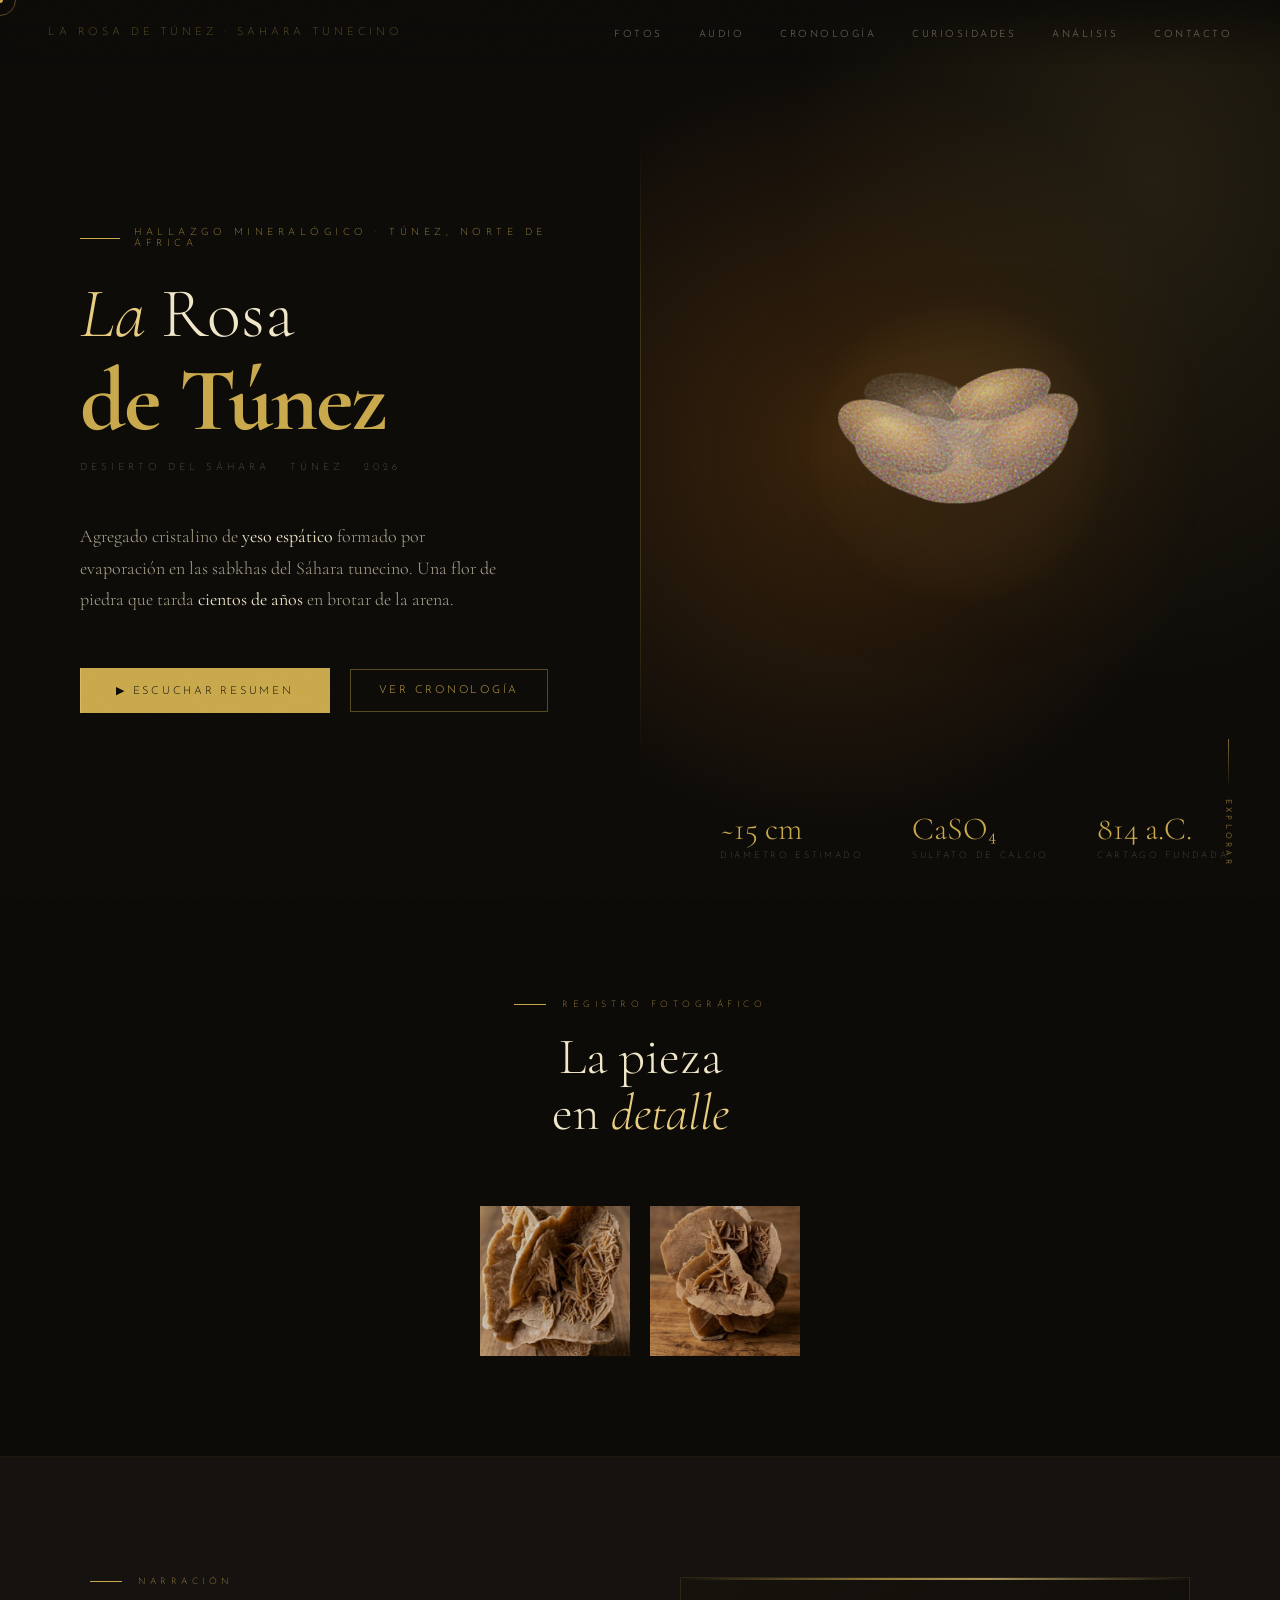
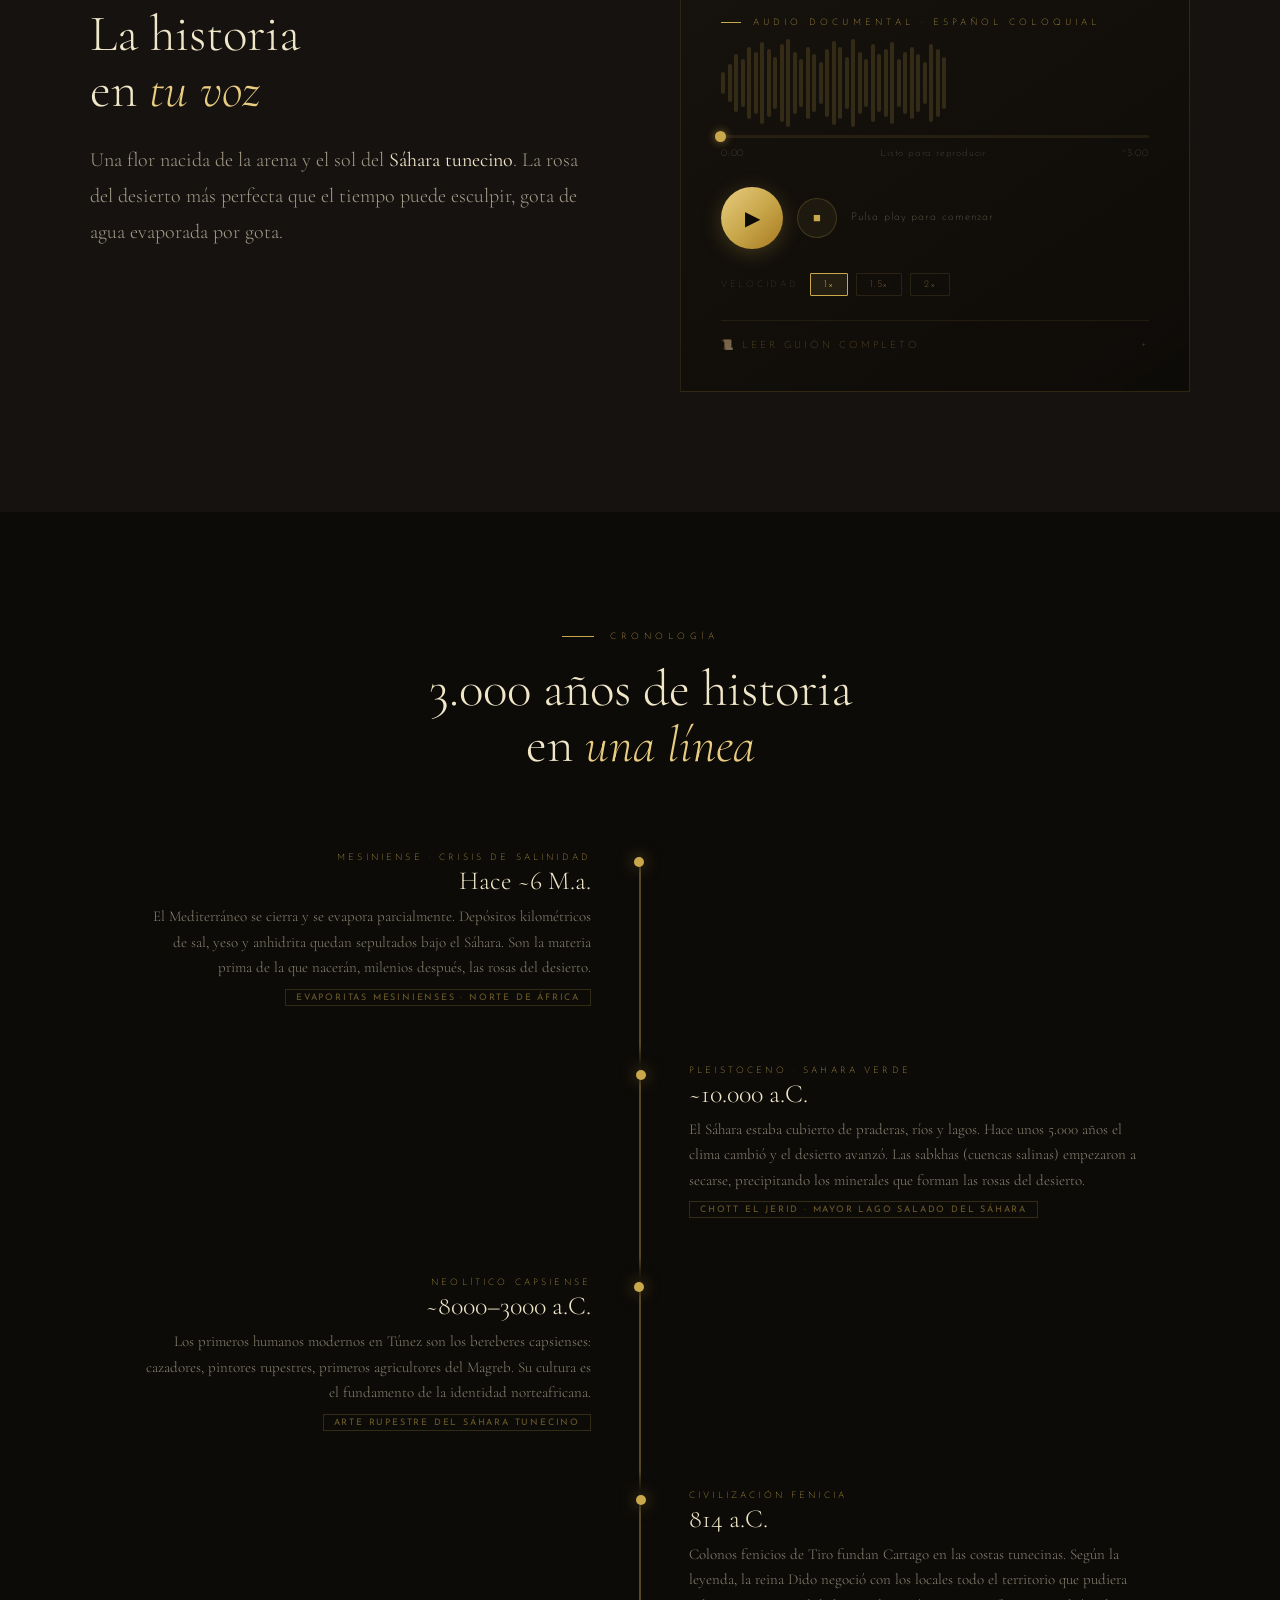
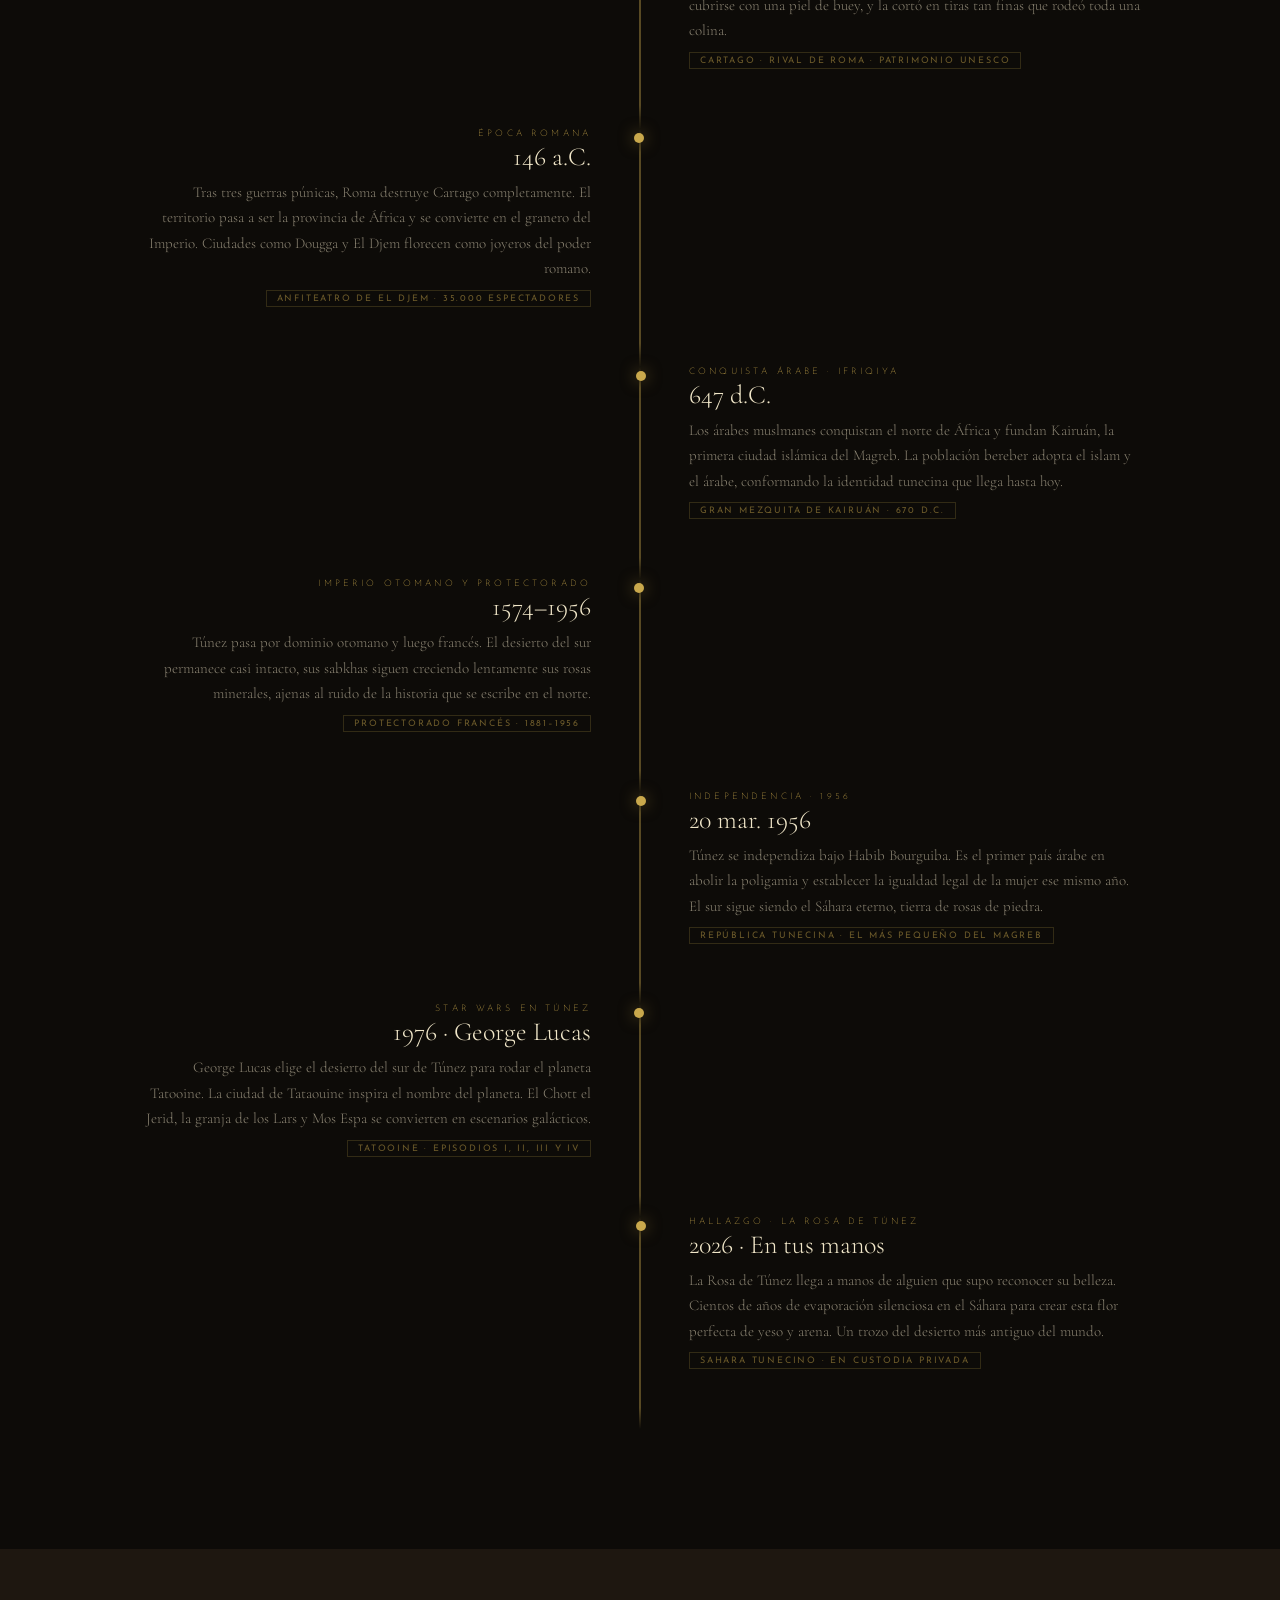
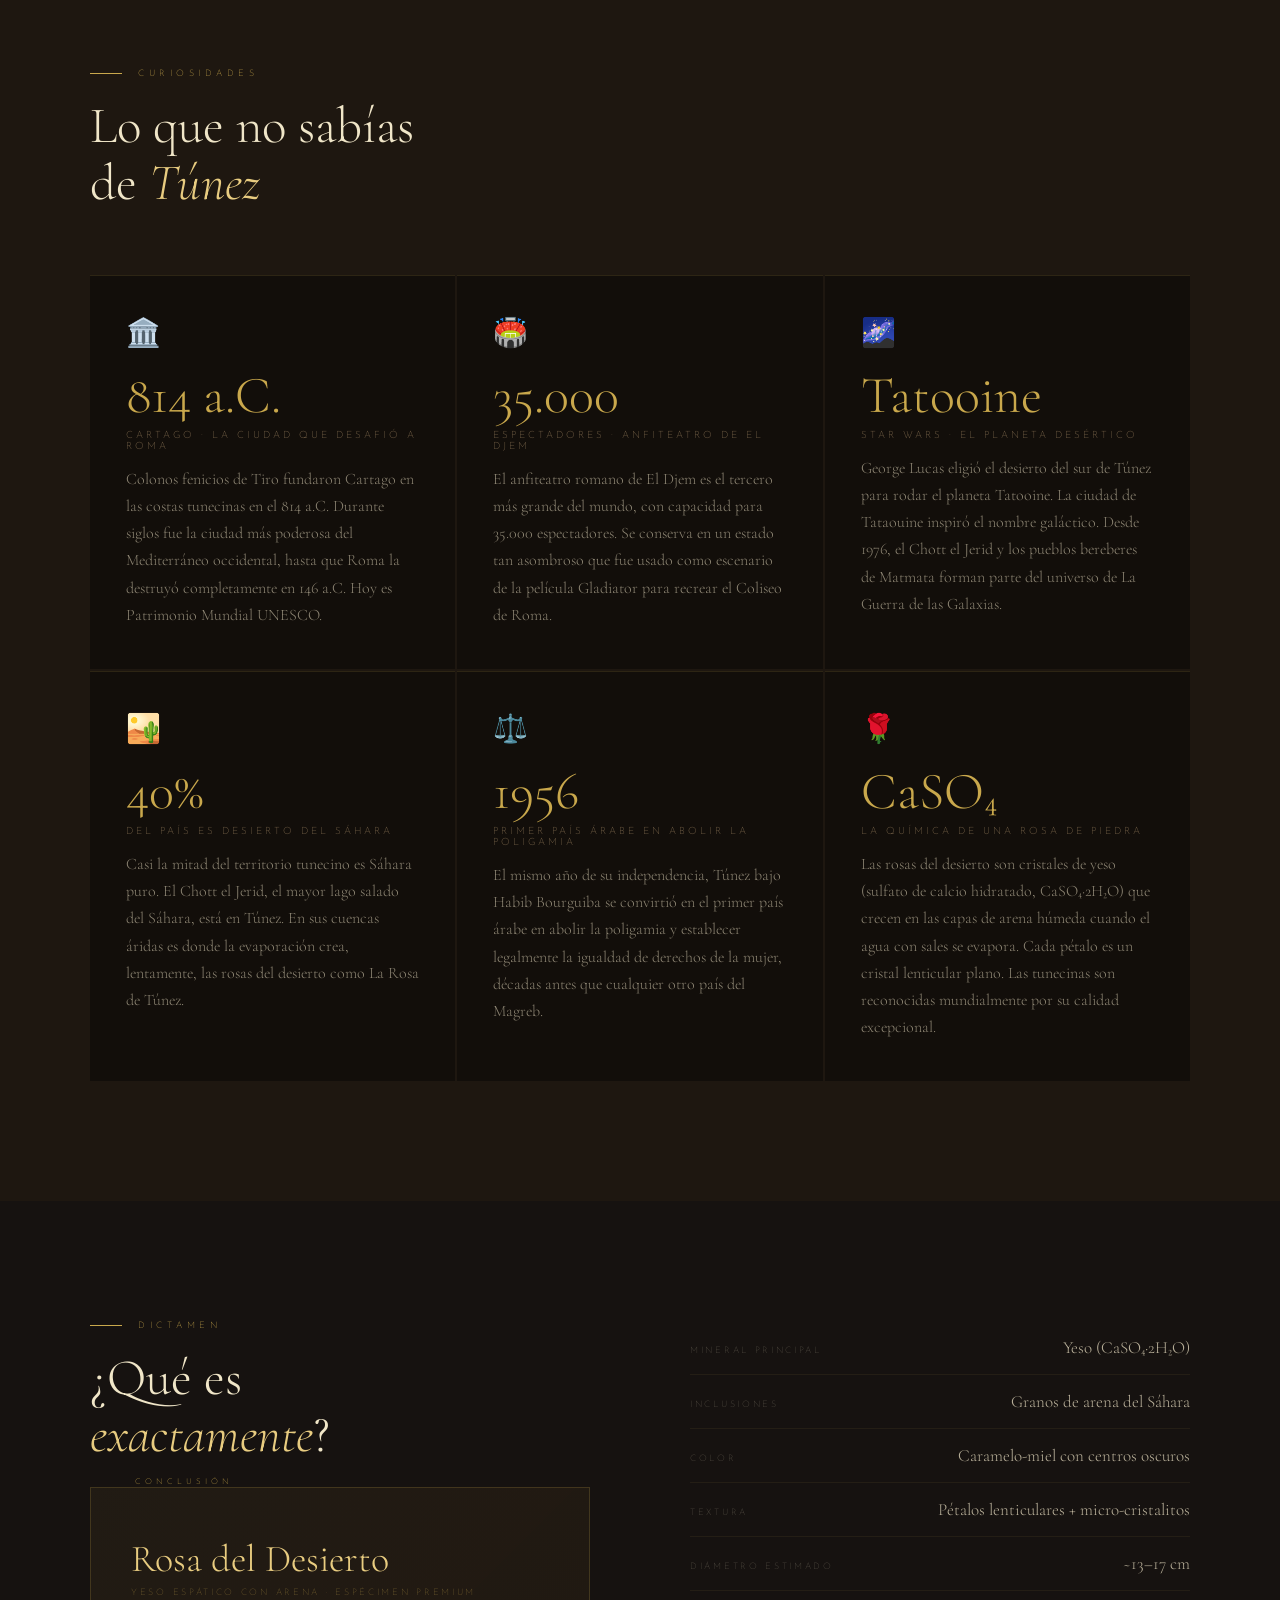
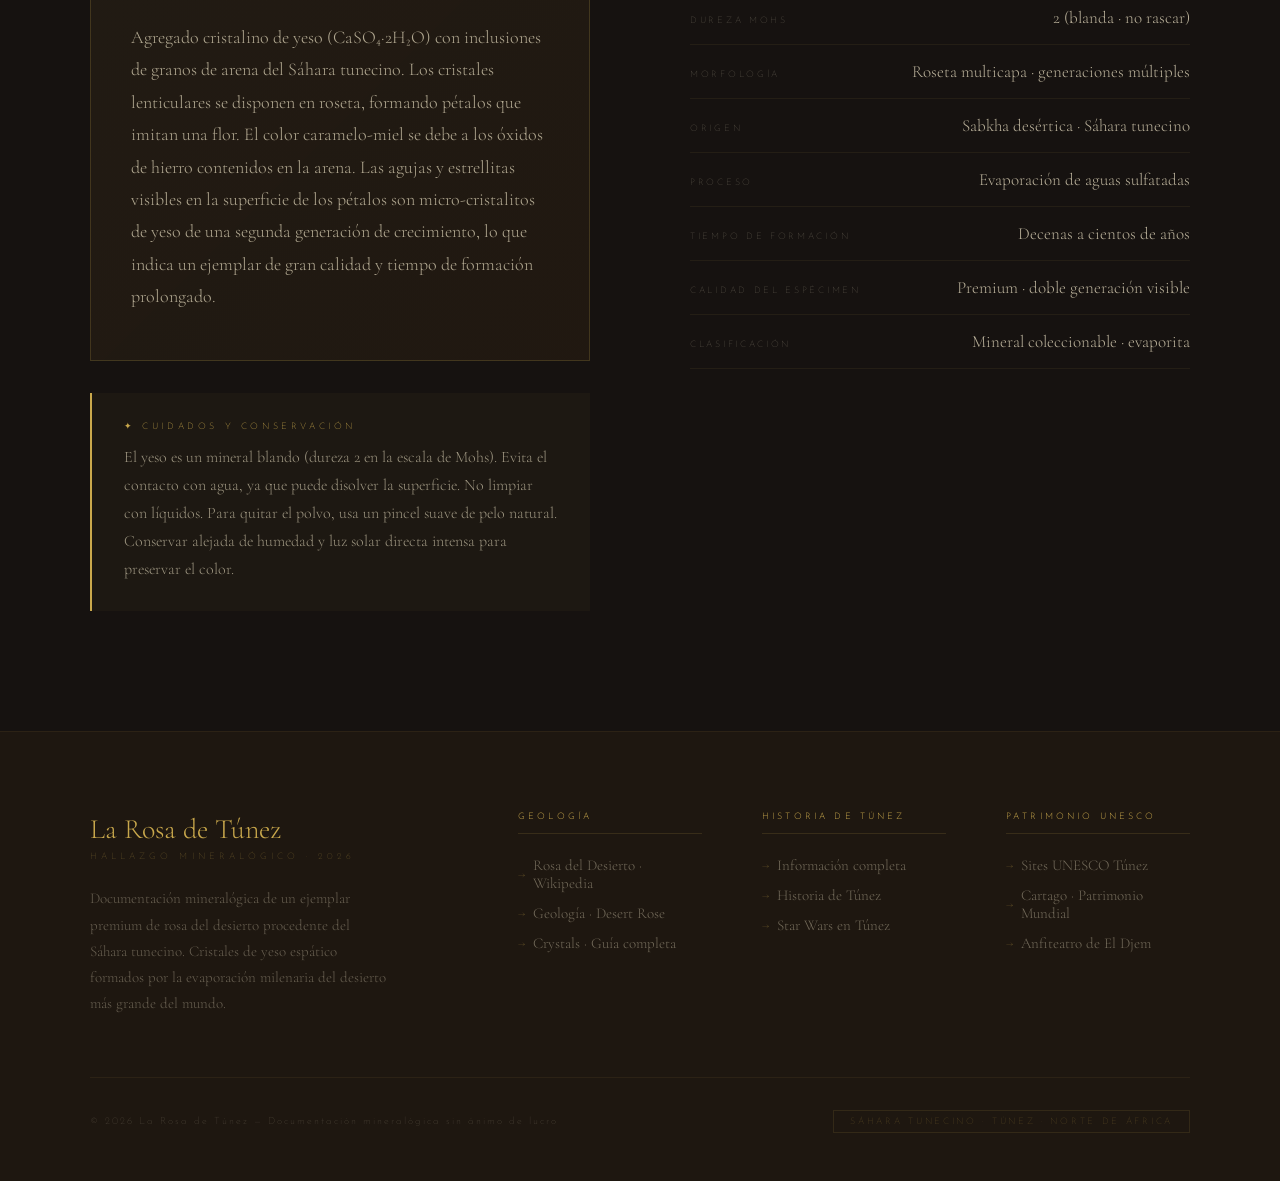
<file: la-rosa-de-tunez/index.html>
<!DOCTYPE html>
<html lang="es">
<head>
<meta charset="UTF-8">
<meta name="viewport" content="width=device-width, initial-scale=1.0">
<title>La Rosa de Túnez · Sahara Tunecino — Hallazgo Mineralógico</title>
<link rel="preconnect" href="https://fonts.googleapis.com">
<link href="https://fonts.googleapis.com/css2?family=Cormorant+Garamond:ital,wght@0,300;0,400;0,600;0,700;1,300;1,400;1,600&family=Josefin+Sans:wght@100;200;300;400&display=swap" rel="stylesheet">
<style>
:root {
  --gold:       #c9a84c;
  --gold-light: #e8cc80;
  --gold-dim:   #7a5f28;
  --obsidian:   #0d0b08;
  --charcoal:   #161210;
  --earth:      #1e1710;
  --parchment:  #f0e6c8;
  --stone-mid:  #8a7355;
  --serif: 'Cormorant Garamond', Georgia, serif;
  --sans:  'Josefin Sans', sans-serif;
}
*, *::before, *::after { margin:0; padding:0; box-sizing:border-box; }
html { scroll-behavior: smooth; }
body { background: var(--obsidian); color: var(--parchment); font-family: var(--serif); overflow-x: hidden; cursor: default; }
body::after { content: ''; position: fixed; inset: 0; pointer-events: none; z-index: 1000; mix-blend-mode: overlay; background-image: url("data:image/svg+xml,%3Csvg viewBox='0 0 512 512' xmlns='http://www.w3.org/2000/svg'%3E%3Cfilter id='n'%3E%3CfeTurbulence type='fractalNoise' baseFrequency='0.75' numOctaves='4' stitchTiles='stitch'/%3E%3C/filter%3E%3Crect width='100%25' height='100%25' filter='url(%23n)' opacity='0.035'/%3E%3C/svg%3E"); }
.cursor-dot { width:6px; height:6px; background:var(--gold); border-radius:50%; position:fixed; pointer-events:none; z-index:9999; transform:translate(-50%,-50%); }
.cursor-ring { width:32px; height:32px; border:1px solid rgba(201,168,76,.4); border-radius:50%; position:fixed; pointer-events:none; z-index:9998; transform:translate(-50%,-50%); transition:all .12s ease-out; }
nav { position:fixed; top:0; left:0; right:0; z-index:900; display:flex; align-items:center; justify-content:space-between; padding:22px 48px; background:linear-gradient(to bottom,rgba(13,11,8,.95),transparent); backdrop-filter:blur(2px); }
.nav-brand { font-family:var(--sans); font-weight:100; font-size:11px; letter-spacing:.35em; text-transform:uppercase; color:var(--gold); }
.nav-links { display:flex; gap:36px; list-style:none; }
.nav-links a { font-family:var(--sans); font-size:10px; font-weight:300; letter-spacing:.25em; text-transform:uppercase; color:rgba(240,230,200,.5); text-decoration:none; transition:color .3s; }
.nav-links a:hover { color:var(--gold); }
.hero { min-height:100vh; display:grid; grid-template-columns:1fr 1fr; position:relative; overflow:hidden; }
.hero-left { display:flex; flex-direction:column; justify-content:center; padding:120px 60px 80px 80px; position:relative; z-index:2; }
.hero-eyebrow { font-family:var(--sans); font-size:10px; font-weight:200; letter-spacing:.45em; text-transform:uppercase; color:var(--gold); margin-bottom:28px; display:flex; align-items:center; gap:14px; opacity:0; animation:fadeUp 1s .2s forwards; }
.hero-eyebrow::before { content:''; width:40px; height:1px; background:var(--gold); flex-shrink:0; }
.hero-title { font-family:var(--serif); font-weight:300; font-size:clamp(52px,5.5vw,82px); line-height:1.05; margin-bottom:10px; opacity:0; animation:fadeUp 1s .4s forwards; }
.hero-title .accent { font-style:italic; color:var(--gold-light); }
.hero-name { font-family:var(--serif); font-weight:700; font-size:clamp(64px,7vw,110px); line-height:.9; color:var(--gold); letter-spacing:-.02em; opacity:0; animation:fadeUp 1s .55s forwards; }
.hero-subtitle-line { font-family:var(--sans); font-size:10px; font-weight:200; letter-spacing:.4em; text-transform:uppercase; color:rgba(240,230,200,.4); margin-top:20px; margin-bottom:48px; opacity:0; animation:fadeUp 1s .7s forwards; }
.hero-desc { font-size:18px; font-weight:300; line-height:1.75; color:rgba(240,230,200,.7); max-width:420px; margin-bottom:52px; opacity:0; animation:fadeUp 1s .85s forwards; }
.hero-desc strong { color:var(--parchment); font-weight:400; }
.hero-cta-row { display:flex; gap:20px; align-items:center; opacity:0; animation:fadeUp 1s 1s forwards; }
.btn-primary { font-family:var(--sans); font-size:11px; font-weight:300; letter-spacing:.25em; text-transform:uppercase; padding:16px 36px; background:var(--gold); color:var(--obsidian); border:none; cursor:pointer; text-decoration:none; display:inline-block; transition:all .3s; position:relative; overflow:hidden; }
.btn-primary::after { content:''; position:absolute; inset:0; background:var(--gold-light); transform:translateX(-100%); transition:transform .4s ease; }
.btn-primary:hover::after { transform:translateX(0); }
.btn-primary span { position:relative; z-index:1; }
.btn-ghost { font-family:var(--sans); font-size:11px; font-weight:300; letter-spacing:.25em; text-transform:uppercase; padding:15px 28px; background:transparent; color:var(--gold); border:1px solid rgba(201,168,76,.4); cursor:pointer; text-decoration:none; display:inline-block; transition:all .3s; }
.btn-ghost:hover { border-color:var(--gold); background:rgba(201,168,76,.08); }
.hero-right { position:relative; display:flex; align-items:center; justify-content:center; overflow:hidden; }
.hero-bg-gradient { position:absolute; inset:0; background:radial-gradient(ellipse at 30% 50%,rgba(160,90,20,.3) 0%,transparent 60%),radial-gradient(ellipse at 80% 20%,rgba(201,168,76,.12) 0%,transparent 50%); }
.stone-container { position:relative; z-index:2; opacity:0; animation:stoneReveal 1.8s .6s forwards; }
@keyframes stoneReveal { from{opacity:0;transform:translateY(30px) rotate(-5deg)} to{opacity:1;transform:translateY(0) rotate(0)} }
.stone-glow { position:absolute; width:320px; height:320px; background:radial-gradient(circle,rgba(201,140,60,.25) 0%,transparent 70%); top:50%; left:50%; transform:translate(-50%,-50%); animation:glowPulse 4s ease-in-out infinite; }
@keyframes glowPulse { 0%,100%{transform:translate(-50%,-50%) scale(1);opacity:.6} 50%{transform:translate(-50%,-50%) scale(1.15);opacity:1} }
.stone-main-svg { width:300px; height:300px; filter:drop-shadow(0 30px 60px rgba(0,0,0,.8)) drop-shadow(0 0 40px rgba(201,140,60,.2)); animation:float 6s ease-in-out infinite; }
@keyframes float { 0%,100%{transform:translateY(0) rotate(0)} 33%{transform:translateY(-10px) rotate(1deg)} 66%{transform:translateY(-5px) rotate(-1deg)} }
.hero-data-bar { position:absolute; bottom:40px; left:80px; right:0; display:flex; gap:48px; opacity:0; animation:fadeUp 1s 1.3s forwards; }
.data-value { font-family:var(--serif); font-size:32px; font-weight:300; color:var(--gold); line-height:1; }
.data-label { font-family:var(--sans); font-size:9px; font-weight:200; letter-spacing:.3em; text-transform:uppercase; color:rgba(240,230,200,.35); margin-top:6px; }
.hero-divider { position:absolute; top:15%; bottom:15%; left:50%; width:1px; background:linear-gradient(to bottom,transparent,rgba(201,168,76,.2) 30%,rgba(201,168,76,.2) 70%,transparent); }
.scroll-hint { position:absolute; bottom:32px; right:48px; display:flex; flex-direction:column; align-items:center; gap:10px; opacity:0; animation:fadeUp 1s 1.6s forwards; }
.scroll-line { width:1px; height:50px; background:linear-gradient(to bottom,rgba(201,168,76,.6),transparent); animation:scrollLine 2s ease-in-out infinite; }
@keyframes scrollLine { 0%{transform:scaleY(0);transform-origin:top} 50%{transform:scaleY(1);transform-origin:top} 51%{transform:scaleY(1);transform-origin:bottom} 100%{transform:scaleY(0);transform-origin:bottom} }
.scroll-text { font-family:var(--sans); font-size:8px; letter-spacing:.4em; text-transform:uppercase; color:rgba(201,168,76,.5); writing-mode:vertical-rl; }
.section-label { font-family:var(--sans); font-size:9px; font-weight:200; letter-spacing:.5em; text-transform:uppercase; color:var(--gold); display:flex; align-items:center; gap:16px; margin-bottom:20px; }
.section-label::before { content:''; width:32px; height:1px; background:var(--gold); flex-shrink:0; }
.section-heading { font-family:var(--serif); font-weight:300; font-size:clamp(34px,4vw,58px); line-height:1.1; margin-bottom:24px; }
.section-heading em { font-style:italic; color:var(--gold-light); }
.reveal { opacity:0; transform:translateY(30px); transition:opacity .9s ease,transform .9s ease; }
.reveal.visible { opacity:1; transform:translateY(0); }
.reveal-delay-1 { transition-delay:.15s; }
.reveal-delay-2 { transition-delay:.3s; }
.reveal-delay-3 { transition-delay:.45s; }
@keyframes fadeUp { from{opacity:0;transform:translateY(24px)} to{opacity:1;transform:translateY(0)} }
.photo-section { padding:100px 80px; background:var(--obsidian); border-bottom:1px solid rgba(201,168,76,.08); }
.photo-inner { max-width:1100px; margin:0 auto; }
.photo-header { text-align:center; margin-bottom:64px; }
.photo-grid { display:grid; grid-template-columns:1fr 1fr; gap:32px; }
.photo-frame { position:relative; aspect-ratio:3/4; background:rgba(30,23,16,.6); border:1px solid rgba(201,168,76,.18); overflow:hidden; cursor:pointer; transition:border-color .3s,box-shadow .3s; }
.photo-frame:hover { border-color:rgba(201,168,76,.5); box-shadow:0 0 40px rgba(201,168,76,.08); }
.photo-frame::before,.photo-frame::after { content:''; position:absolute; width:18px; height:18px; border-color:var(--gold); border-style:solid; opacity:.5; z-index:2; pointer-events:none; }
.photo-frame::before { top:10px; left:10px; border-width:1px 0 0 1px; }
.photo-frame::after  { bottom:10px; right:10px; border-width:0 1px 1px 0; }
.photo-frame-inner { position:absolute; inset:0; display:flex; flex-direction:column; align-items:center; justify-content:center; z-index:1; }
.photo-frame-inner::before,.photo-frame-inner::after { content:''; position:absolute; width:18px; height:18px; border-color:var(--gold); border-style:solid; opacity:.5; pointer-events:none; }
.photo-frame-inner::before { top:10px; right:10px; border-width:1px 1px 0 0; }
.photo-frame-inner::after  { bottom:10px; left:10px; border-width:0 0 1px 1px; }
.photo-placeholder-icon { font-size:36px; margin-bottom:16px; opacity:.3; transition:opacity .3s; }
.photo-frame:hover .photo-placeholder-icon { opacity:.6; }
.photo-placeholder-text { font-family:var(--sans); font-size:9px; font-weight:200; letter-spacing:.4em; text-transform:uppercase; color:rgba(201,168,76,.4); text-align:center; transition:color .3s; }
.photo-frame:hover .photo-placeholder-text { color:rgba(201,168,76,.7); }
.photo-upload-input { position:absolute; inset:0; opacity:0; cursor:pointer; z-index:3; }
.photo-loaded { position:absolute; inset:0; object-fit:cover; width:100%; height:100%; display:none; }
.photo-label { position:absolute; bottom:0; left:0; right:0; padding:20px 20px 16px; background:linear-gradient(to top,rgba(13,11,8,.92),transparent); font-family:var(--sans); font-size:9px; font-weight:200; letter-spacing:.3em; text-transform:uppercase; color:rgba(201,168,76,.7); z-index:2; pointer-events:none; }
.photo-remove-btn { position:absolute; top:14px; right:14px; z-index:4; background:rgba(13,11,8,.85); border:1px solid rgba(201,168,76,.3); color:var(--gold); width:28px; height:28px; border-radius:50%; font-size:14px; cursor:pointer; display:none; align-items:center; justify-content:center; transition:background .2s; }
.photo-remove-btn:hover { background:rgba(201,168,76,.2); }
.audio-section { padding:120px 80px; background:var(--charcoal); overflow:hidden; }
.audio-inner { max-width:1100px; margin:0 auto; display:grid; grid-template-columns:1fr 1fr; gap:80px; align-items:start; }
.audio-intro { font-size:20px; font-weight:300; line-height:1.8; color:rgba(240,230,200,.65); margin-bottom:32px; }
.audio-intro strong { color:var(--parchment); font-weight:400; }
.player-wrap { background:linear-gradient(145deg,rgba(22,18,12,.95),rgba(13,11,8,.98)); border:1px solid rgba(201,168,76,.15); padding:40px; position:relative; overflow:hidden; }
.player-wrap::before { content:''; position:absolute; top:0; left:0; right:0; height:2px; background:linear-gradient(90deg,transparent,var(--gold) 40%,var(--gold-light) 60%,transparent); opacity:.7; }
.player-eyebrow { font-family:var(--sans); font-size:9px; font-weight:200; letter-spacing:.45em; text-transform:uppercase; color:var(--gold); margin-bottom:28px; display:flex; align-items:center; gap:12px; }
.player-eyebrow::before { content:''; width:20px; height:1px; background:var(--gold); }
.waveform { display:flex; align-items:center; gap:2.5px; height:56px; margin-bottom:24px; padding:4px 0; }
.wave-bar { flex:1; max-width:4px; border-radius:3px; background:rgba(201,168,76,.18); transition:background .4s; }
.playing .wave-bar { animation:waveAnim var(--dur,1s) ease-in-out infinite; animation-delay:var(--delay,0s); background:linear-gradient(to top,var(--gold-dim),var(--gold)); }
@keyframes waveAnim { 0%,100%{transform:scaleY(.2);opacity:.4} 50%{transform:scaleY(1);opacity:1} }
.progress-track { height:3px; background:rgba(201,168,76,.1); margin-bottom:10px; cursor:pointer; position:relative; border-radius:2px; }
.progress-fill { height:100%; background:linear-gradient(90deg,var(--gold-dim),var(--gold),var(--gold-light)); width:0%; transition:width .4s linear; position:relative; border-radius:2px; }
.progress-fill::after { content:''; position:absolute; right:-5px; top:-4px; width:11px; height:11px; background:var(--gold); border-radius:50%; box-shadow:0 0 8px rgba(201,168,76,.6); }
.time-row { display:flex; justify-content:space-between; font-family:var(--sans); font-size:10px; font-weight:200; letter-spacing:.08em; color:rgba(240,230,200,.28); margin-bottom:28px; }
.controls-row { display:flex; align-items:center; gap:14px; margin-bottom:24px; }
.play-btn { width:62px; height:62px; border-radius:50%; background:linear-gradient(135deg,var(--gold-light),var(--gold),#a87820); border:none; cursor:pointer; display:flex; align-items:center; justify-content:center; color:var(--obsidian); font-size:20px; flex-shrink:0; transition:transform .2s,box-shadow .3s; box-shadow:0 4px 20px rgba(201,168,76,.25); position:relative; overflow:hidden; }
.play-btn:hover { transform:scale(1.07); box-shadow:0 6px 32px rgba(201,168,76,.5); }
.play-btn:active { transform:scale(.97); }
.play-btn.is-playing { animation:playerPulse 2.2s ease-in-out infinite; }
@keyframes playerPulse { 0%,100%{box-shadow:0 4px 20px rgba(201,168,76,.3),0 0 0 0 rgba(201,168,76,.15)} 50%{box-shadow:0 4px 28px rgba(201,168,76,.5),0 0 0 14px rgba(201,168,76,0)} }
.stop-btn { width:40px; height:40px; border-radius:50%; background:rgba(201,168,76,.07); border:1px solid rgba(201,168,76,.2); color:var(--gold); font-size:13px; cursor:pointer; display:flex; align-items:center; justify-content:center; transition:all .2s; flex-shrink:0; }
.stop-btn:hover { background:rgba(201,168,76,.16); border-color:var(--gold); }
.status-label { font-family:var(--sans); font-size:11px; font-weight:200; letter-spacing:.1em; color:rgba(240,230,200,.38); flex:1; min-width:0; }
.speed-row { display:flex; align-items:center; gap:8px; flex-wrap:wrap; }
.speed-label { font-family:var(--sans); font-size:9px; font-weight:200; letter-spacing:.3em; text-transform:uppercase; color:rgba(240,230,200,.2); margin-right:4px; }
.spd { font-family:var(--sans); font-size:10px; font-weight:300; letter-spacing:.08em; padding:5px 13px; border:1px solid rgba(201,168,76,.13); background:none; color:rgba(201,168,76,.45); cursor:pointer; transition:all .2s; border-radius:1px; }
.spd.on { border-color:var(--gold); color:var(--gold); background:rgba(201,168,76,.1); }
.spd:hover:not(.on) { border-color:rgba(201,168,76,.3); color:rgba(201,168,76,.7); }
.transcript-toggle { width:100%; background:none; border:none; border-top:1px solid rgba(201,168,76,.1); padding:18px 0 0; margin-top:24px; display:flex; align-items:center; justify-content:space-between; cursor:pointer; color:rgba(201,168,76,.45); font-family:var(--sans); font-size:10px; font-weight:200; letter-spacing:.3em; text-transform:uppercase; transition:color .25s; }
.transcript-toggle:hover { color:var(--gold); }
.transcript-body { max-height:0; overflow:hidden; transition:max-height .6s cubic-bezier(.4,0,.2,1); }
.transcript-body.open { max-height:700px; overflow-y:auto; }
.transcript-text { padding:20px 0 4px 20px; font-size:15px; font-weight:300; line-height:1.9; color:rgba(240,230,200,.52); border-left:1px solid rgba(201,168,76,.1); margin-top:14px; white-space:pre-line; }
.timeline-section { padding:120px 80px; background:var(--obsidian); overflow:hidden; }
.timeline-inner { max-width:1100px; margin:0 auto; }
.timeline-header { text-align:center; margin-bottom:80px; }
.tl-grid { display:grid; grid-template-columns:1fr 2px 1fr; }
.tl-line { background:linear-gradient(to bottom,transparent,rgba(201,168,76,.4) 10%,rgba(201,168,76,.4) 90%,transparent); }
.tl-item { padding:0 48px 60px; position:relative; }
.tl-item.left { text-align:right; }
.tl-dot { position:absolute; width:10px; height:10px; background:var(--gold); border-radius:50%; top:4px; box-shadow:0 0 16px rgba(201,168,76,.5); }
.tl-item.right .tl-dot { left:-5px; }
.tl-item.left  .tl-dot { right:-5px; }
.tl-era { font-family:var(--sans); font-size:9px; font-weight:200; letter-spacing:.35em; text-transform:uppercase; color:var(--gold); margin-bottom:6px; }
.tl-date { font-family:var(--serif); font-size:26px; font-weight:300; color:var(--parchment); line-height:1; margin-bottom:10px; }
.tl-desc { font-size:15px; font-weight:300; line-height:1.7; color:rgba(240,230,200,.55); }
.tl-site { display:inline-block; margin-top:8px; font-family:var(--sans); font-size:9px; letter-spacing:.2em; text-transform:uppercase; color:rgba(201,168,76,.5); border:1px solid rgba(201,168,76,.2); padding:3px 10px; }
.facts-section { padding:120px 80px; background:var(--earth); overflow:hidden; }
.facts-inner { max-width:1100px; margin:0 auto; }
.facts-header { margin-bottom:64px; }
.facts-grid { display:grid; grid-template-columns:repeat(3,1fr); gap:2px; }
.fact-card { background:rgba(13,11,8,.7); padding:40px 36px; border-top:1px solid rgba(201,168,76,.15); transition:background .3s; position:relative; overflow:hidden; }
.fact-card::before { content:''; position:absolute; top:0; left:0; right:0; height:1px; background:linear-gradient(90deg,transparent,var(--gold),transparent); transform:scaleX(0); transition:transform .4s; }
.fact-card:hover::before { transform:scaleX(1); }
.fact-card:hover { background:rgba(30,23,16,.85); }
.fact-icon { font-size:28px; margin-bottom:20px; display:block; }
.fact-num { font-family:var(--serif); font-size:52px; font-weight:300; color:var(--gold); line-height:1; margin-bottom:8px; }
.fact-num sup { font-size:22px; vertical-align:super; }
.fact-title { font-family:var(--sans); font-size:10px; font-weight:200; letter-spacing:.3em; text-transform:uppercase; color:var(--stone-mid); margin-bottom:14px; }
.fact-body { font-size:16px; font-weight:300; line-height:1.7; color:rgba(240,230,200,.55); }
.analysis-section { padding:120px 80px; background:var(--charcoal); }
.analysis-inner { max-width:1100px; margin:0 auto; display:grid; grid-template-columns:1fr 1fr; gap:100px; align-items:start; }
.verdict-box { background:linear-gradient(135deg,rgba(201,168,76,.06),rgba(160,90,20,.08)); border:1px solid rgba(201,168,76,.2); padding:48px 40px; position:relative; }
.verdict-box::before { content:'CONCLUSIÓN'; position:absolute; top:-10px; left:32px; background:var(--charcoal); padding:0 12px; font-family:var(--sans); font-size:8px; font-weight:200; letter-spacing:.5em; color:var(--gold); }
.verdict-type { font-family:var(--serif); font-size:38px; font-weight:300; color:var(--gold-light); margin-bottom:6px; }
.verdict-subtitle { font-family:var(--sans); font-size:9px; font-weight:200; letter-spacing:.3em; text-transform:uppercase; color:rgba(201,168,76,.5); margin-bottom:24px; }
.verdict-desc { font-size:18px; font-weight:300; line-height:1.8; color:rgba(240,230,200,.7); }
.action-callout { margin-top:32px; padding:28px 32px; border-left:2px solid var(--gold); background:rgba(201,168,76,.04); }
.callout-title { font-family:var(--sans); font-size:9px; font-weight:200; letter-spacing:.4em; text-transform:uppercase; color:var(--gold); margin-bottom:12px; }
.callout-text { font-size:16px; font-weight:300; line-height:1.75; color:rgba(240,230,200,.6); }
.properties-list { display:flex; flex-direction:column; gap:0; }
.prop-item { display:flex; justify-content:space-between; align-items:baseline; padding:16px 0; border-bottom:1px solid rgba(201,168,76,.08); gap:16px; }
.prop-key { font-family:var(--sans); font-size:9px; font-weight:200; letter-spacing:.3em; text-transform:uppercase; color:rgba(240,230,200,.3); flex-shrink:0; }
.prop-val { font-family:var(--serif); font-size:17px; font-weight:300; color:rgba(240,230,200,.75); text-align:right; }
footer { padding:80px 80px 48px; background:var(--earth); border-top:1px solid rgba(201,168,76,.08); }
.footer-inner { max-width:1100px; margin:0 auto; }
.footer-top { display:grid; grid-template-columns:2fr 1fr 1fr 1fr; gap:60px; margin-bottom:60px; }
.footer-brand-name { font-family:var(--serif); font-size:28px; font-weight:300; color:var(--gold); margin-bottom:6px; }
.footer-brand-sub { font-family:var(--sans); font-size:9px; font-weight:200; letter-spacing:.45em; text-transform:uppercase; color:rgba(201,168,76,.4); margin-bottom:24px; }
.footer-desc { font-size:15px; font-weight:300; line-height:1.75; color:rgba(240,230,200,.35); max-width:300px; }
.footer-col-title { font-family:var(--sans); font-size:9px; font-weight:300; letter-spacing:.35em; text-transform:uppercase; color:var(--gold); margin-bottom:22px; padding-bottom:12px; border-bottom:1px solid rgba(201,168,76,.15); }
.footer-links { list-style:none; }
.footer-links li { margin-bottom:12px; }
.footer-links a { font-size:15px; font-weight:300; color:rgba(240,230,200,.4); text-decoration:none; transition:color .25s; display:flex; align-items:center; gap:8px; }
.footer-links a:hover { color:var(--gold); }
.footer-links a::before { content:'→'; font-size:11px; color:rgba(201,168,76,.3); transition:color .25s,transform .25s; }
.footer-links a:hover::before { color:var(--gold); transform:translateX(4px); }
.footer-bottom { display:flex; justify-content:space-between; align-items:center; padding-top:32px; border-top:1px solid rgba(201,168,76,.08); }
.footer-copy { font-family:var(--sans); font-size:10px; font-weight:200; letter-spacing:.2em; color:rgba(240,230,200,.2); }
.footer-badge { font-family:var(--sans); font-size:9px; font-weight:200; letter-spacing:.3em; text-transform:uppercase; color:rgba(201,168,76,.3); border:1px solid rgba(201,168,76,.12); padding:6px 16px; }
@media(max-width:900px){
  .hero{grid-template-columns:1fr;min-height:auto}.hero-right{height:350px}
  .hero-left{padding:120px 32px 60px}.hero-data-bar{left:32px;bottom:24px;gap:28px}
  .hero-divider{display:none}.audio-inner{grid-template-columns:1fr;gap:48px}
  .audio-section,.timeline-section,.facts-section,.analysis-section,.photo-section{padding:80px 32px}
  .tl-grid{grid-template-columns:2px 1fr}.tl-item.left{display:none}
  .tl-item.right{padding:0 0 48px 32px}.facts-grid{grid-template-columns:1fr}
  .analysis-inner{grid-template-columns:1fr;gap:48px}.photo-grid{grid-template-columns:1fr}
  footer{padding:60px 32px 40px}.footer-top{grid-template-columns:1fr 1fr;gap:40px}
  nav{padding:18px 24px}.nav-links{display:none}
}
</style>
</head>
<body>

<div class="cursor-dot" id="dot"></div>
<div class="cursor-ring" id="ring"></div>

<nav>
  <div class="nav-brand">La Rosa de Túnez · Sahara Tunecino</div>
  <ul class="nav-links">
    <li><a href="#fotos">Fotos</a></li>
    <li><a href="#audio">Audio</a></li>
    <li><a href="#timeline">Cronología</a></li>
    <li><a href="#curiosidades">Curiosidades</a></li>
    <li><a href="#analisis">Análisis</a></li>
    <li><a href="#footer">Contacto</a></li>
  </ul>
</nav>

<!-- HERO -->
<section class="hero">
  <div class="hero-left">
    <div class="hero-eyebrow">Hallazgo mineralógico · Túnez, Norte de África</div>
    <h1 class="hero-title"><span class="accent">La</span> Rosa</h1>
    <div class="hero-name">de Túnez</div>
    <div class="hero-subtitle-line">Desierto del Sáhara · Túnez · 2026</div>
    <p class="hero-desc">Agregado cristalino de <strong>yeso espático</strong> formado por evaporación en las sabkhas del Sáhara tunecino. Una flor de piedra que tarda <strong>cientos de años</strong> en brotar de la arena.</p>
    <div class="hero-cta-row">
      <a href="#audio" class="btn-primary"><span>▶ Escuchar resumen</span></a>
      <a href="#timeline" class="btn-ghost">Ver cronología</a>
    </div>
  </div>
  <div class="hero-right">
    <div class="hero-bg-gradient"></div>
    <div class="stone-container">
      <div class="stone-glow"></div>
      <!-- SVG Rosa del Desierto — pétalos lenticulares caramelo -->
      <svg class="stone-main-svg" viewBox="0 0 280 280" fill="none" xmlns="http://www.w3.org/2000/svg">
        <defs>
          <radialGradient id="rg1" cx="40%" cy="35%" r="65%"><stop offset="0%" stop-color="#e8c870"/><stop offset="50%" stop-color="#b8843a"/><stop offset="100%" stop-color="#6b3e10"/></radialGradient>
          <radialGradient id="rg2" cx="60%" cy="60%" r="55%"><stop offset="0%" stop-color="#c49040" stop-opacity="0.85"/><stop offset="100%" stop-color="#4a2a08" stop-opacity="0.3"/></radialGradient>
          <radialGradient id="rg3" cx="50%" cy="40%" r="60%"><stop offset="0%" stop-color="#d4a050"/><stop offset="100%" stop-color="#7a4a18"/></radialGradient>
          <filter id="rsf"><feTurbulence type="fractalNoise" baseFrequency="0.45" numOctaves="3" result="noise"/><feBlend in="SourceGraphic" in2="noise" mode="soft-light" result="b"/><feComposite in="b" in2="SourceGraphic" operator="in"/></filter>
        </defs>
        <!-- Pétalo base grande derecho -->
        <ellipse cx="165" cy="145" rx="80" ry="40" fill="url(#rg1)" transform="rotate(-20 165 145)" filter="url(#rsf)" opacity="0.95"/>
        <!-- Pétalo base grande izquierdo -->
        <ellipse cx="115" cy="150" rx="75" ry="38" fill="url(#rg3)" transform="rotate(15 115 150)" filter="url(#rsf)" opacity="0.9"/>
        <!-- Pétalo central superior -->
        <ellipse cx="140" cy="115" rx="60" ry="32" fill="url(#rg2)" transform="rotate(-5 140 115)" filter="url(#rsf)" opacity="0.95"/>
        <!-- Pétalo lateral izquierdo -->
        <ellipse cx="80" cy="130" rx="58" ry="28" fill="url(#rg1)" transform="rotate(25 80 130)" filter="url(#rsf)" opacity="0.85"/>
        <!-- Pétalo lateral derecho -->
        <ellipse cx="200" cy="125" rx="56" ry="26" fill="url(#rg3)" transform="rotate(-30 200 125)" filter="url(#rsf)" opacity="0.85"/>
        <!-- Pétalo superior izquierdo -->
        <ellipse cx="100" cy="95" rx="50" ry="24" fill="url(#rg2)" transform="rotate(10 100 95)" filter="url(#rsf)" opacity="0.9"/>
        <!-- Pétalo superior derecho -->
        <ellipse cx="178" cy="90" rx="48" ry="22" fill="url(#rg1)" transform="rotate(-15 178 90)" filter="url(#rsf)" opacity="0.88"/>
        <!-- Centro / núcleo -->
        <ellipse cx="140" cy="140" rx="30" ry="25" fill="url(#rg2)" filter="url(#rsf)" opacity="0.95"/>
        <!-- Cristalitos en superficie -->
        <line x1="135" y1="108" x2="128" y2="98" stroke="rgba(255,220,140,0.35)" stroke-width="1.5"/>
        <line x1="148" y1="104" x2="155" y2="92" stroke="rgba(255,220,140,0.3)" stroke-width="1.2"/>
        <line x1="160" y1="112" x2="170" y2="100" stroke="rgba(255,220,140,0.28)" stroke-width="1"/>
        <line x1="120" y1="122" x2="110" y2="112" stroke="rgba(255,220,140,0.25)" stroke-width="1"/>
        <line x1="175" y1="118" x2="186" y2="108" stroke="rgba(255,220,140,0.25)" stroke-width="1"/>
        <line x1="140" y1="95" x2="136" y2="82" stroke="rgba(255,220,140,0.3)" stroke-width="1.2"/>
        <line x1="155" y1="92" x2="162" y2="80" stroke="rgba(255,220,140,0.25)" stroke-width="1"/>
        <line x1="125" y1="97" x2="115" y2="86" stroke="rgba(255,220,140,0.25)" stroke-width="1"/>
      </svg>
    </div>
    <div class="hero-data-bar">
      <div class="data-item"><div class="data-value">~15 cm</div><div class="data-label">Diámetro estimado</div></div>
      <div class="data-item"><div class="data-value">CaSO₄</div><div class="data-label">Sulfato de calcio</div></div>
      <div class="data-item"><div class="data-value">814 a.C.</div><div class="data-label">Cartago fundada</div></div>
    </div>
  </div>
  <div class="hero-divider"></div>
  <div class="scroll-hint"><div class="scroll-line"></div><div class="scroll-text">Explorar</div></div>
</section>

<!-- FOTOS -->
<section class="photo-section" id="fotos">
  <div class="photo-inner">
    <div class="photo-header reveal">
      <div class="section-label" style="justify-content:center;">Registro fotográfico</div>
      <h2 class="section-heading" style="text-align:center;">La pieza<br>en <em>detalle</em></h2>
    </div>
    <div style="margin-top: 40px; display: flex; gap: 20px; justify-content: center;">
        <img src="../assets/rosa-tunez-1.jpg" alt="La Rosa de Túnez 1" style="width: 150px; height: 150px; object-fit: cover; border: 1px solid var(--amethyst-light); opacity: 0.8; transition: opacity 0.3s;">
        <img src="../assets/rosa-tunez-2.jpg" alt="La Rosa de Túnez 2" style="width: 150px; height: 150px; object-fit: cover; border: 1px solid var(--amethyst-light); opacity: 0.8; transition: opacity 0.3s;">
    </div>
    <div class="photo-grid" style="display:none;">
      <div class="photo-frame" id="frame1">
        <input type="file" class="photo-upload-input" accept="image/*" onchange="loadPhoto(this,'frame1','img1','rm1')">
        <img id="img1" class="photo-loaded" alt="Vista 1">
        <button id="rm1" class="photo-remove-btn" onclick="removePhoto('frame1','img1','rm1')">×</button>
        <div class="photo-frame-inner">
          <span class="photo-placeholder-icon">📷</span>
          <div class="photo-placeholder-text">Añadir foto · Vista frontal</div>
        </div>
        <div class="photo-label">Vista 1 · La Rosa de Túnez</div>
      </div>
      <div class="photo-frame" id="frame2">
        <input type="file" class="photo-upload-input" accept="image/*" onchange="loadPhoto(this,'frame2','img2','rm2')">
        <img id="img2" class="photo-loaded" alt="Vista 2">
        <button id="rm2" class="photo-remove-btn" onclick="removePhoto('frame2','img2','rm2')">×</button>
        <div class="photo-frame-inner">
          <span class="photo-placeholder-icon">📷</span>
          <div class="photo-placeholder-text">Añadir foto · Vista lateral</div>
        </div>
        <div class="photo-label">Vista 2 · La Rosa de Túnez</div>
      </div>
    </div>
  </div>
</section>

<!-- AUDIO -->
<section class="audio-section" id="audio">
  <div class="audio-inner">
    <div class="audio-text-col reveal">
      <div class="section-label">Narración</div>
      <h2 class="section-heading">La historia<br>en <em>tu voz</em></h2>
      <p class="audio-intro">Una flor nacida de la arena y el sol del <strong>Sáhara tunecino</strong>. La rosa del desierto más perfecta que el tiempo puede esculpir, gota de agua evaporada por gota.</p>
    </div>
    <div class="player-wrap reveal reveal-delay-1">
      <div class="player-eyebrow">Audio documental · Español coloquial</div>
      <div class="waveform" id="waveform"></div>
      <div class="progress-track"><div class="progress-fill" id="progressFill"></div></div>
      <div class="time-row">
        <span id="timeElapsed">0:00</span>
        <span id="statusLabel">Listo para reproducir</span>
        <span>~3:00</span>
      </div>
      <div class="controls-row">
        <button class="play-btn" id="playBtn" onclick="togglePlay()">▶</button>
        <button class="stop-btn" onclick="stopAudio()">■</button>
        <div class="status-label" id="statusText">Pulsa play para comenzar</div>
      </div>
      <div class="speed-row">
        <span class="speed-label">Velocidad</span>
        <button class="spd on" onclick="setSpeed(1.0,this)">1×</button>
        <button class="spd"    onclick="setSpeed(1.5,this)">1.5×</button>
        <button class="spd"    onclick="setSpeed(2.0,this)">2×</button>
      </div>
      <button class="transcript-toggle" onclick="toggleTranscript()">
        <span>📜 Leer guión completo</span><span id="tArrow">+</span>
      </button>
      <div class="transcript-body" id="transcriptBody">
        <div class="transcript-text" id="transcriptText"></div>
      </div>
    </div>
  </div>
</section>

<!-- TIMELINE -->
<section class="timeline-section" id="timeline">
  <div class="timeline-inner">
    <div class="timeline-header reveal">
      <div class="section-label" style="justify-content:center;">Cronología</div>
      <h2 class="section-heading" style="text-align:center;">3.000 años de historia<br>en <em>una línea</em></h2>
    </div>
    <div class="tl-grid">

      <div class="tl-item left reveal">
        <div class="tl-dot"></div>
        <div class="tl-era">Mesiniense · Crisis de Salinidad</div>
        <div class="tl-date">Hace ~6 M.a.</div>
        <div class="tl-desc">El Mediterráneo se cierra y se evapora parcialmente. Depósitos kilométricos de sal, yeso y anhidrita quedan sepultados bajo el Sáhara. Son la materia prima de la que nacerán, milenios después, las rosas del desierto.</div>
        <span class="tl-site">Evaporitas mesinienses · Norte de África</span>
      </div>
      <div class="tl-line"></div>
      <div class="tl-item right reveal"></div>

      <div class="tl-item left reveal"></div>
      <div class="tl-line"></div>
      <div class="tl-item right reveal">
        <div class="tl-dot"></div>
        <div class="tl-era">Pleistoceno · Sahara Verde</div>
        <div class="tl-date">~10.000 a.C.</div>
        <div class="tl-desc">El Sáhara estaba cubierto de praderas, ríos y lagos. Hace unos 5.000 años el clima cambió y el desierto avanzó. Las sabkhas (cuencas salinas) empezaron a secarse, precipitando los minerales que forman las rosas del desierto.</div>
        <span class="tl-site">Chott el Jerid · mayor lago salado del Sáhara</span>
      </div>

      <div class="tl-item left reveal">
        <div class="tl-dot"></div>
        <div class="tl-era">Neolítico Capsiense</div>
        <div class="tl-date">~8000–3000 a.C.</div>
        <div class="tl-desc">Los primeros humanos modernos en Túnez son los bereberes capsienses: cazadores, pintores rupestres, primeros agricultores del Magreb. Su cultura es el fundamento de la identidad norteafricana.</div>
        <span class="tl-site">Arte rupestre del Sáhara tunecino</span>
      </div>
      <div class="tl-line"></div>
      <div class="tl-item right reveal"></div>

      <div class="tl-item left reveal"></div>
      <div class="tl-line"></div>
      <div class="tl-item right reveal">
        <div class="tl-dot"></div>
        <div class="tl-era">Civilización Fenicia</div>
        <div class="tl-date">814 a.C.</div>
        <div class="tl-desc">Colonos fenicios de Tiro fundan Cartago en las costas tunecinas. Según la leyenda, la reina Dido negoció con los locales todo el territorio que pudiera cubrirse con una piel de buey, y la cortó en tiras tan finas que rodeó toda una colina.</div>
        <span class="tl-site">Cartago · rival de Roma · Patrimonio UNESCO</span>
      </div>

      <div class="tl-item left reveal">
        <div class="tl-dot"></div>
        <div class="tl-era">Época Romana</div>
        <div class="tl-date">146 a.C.</div>
        <div class="tl-desc">Tras tres guerras púnicas, Roma destruye Cartago completamente. El territorio pasa a ser la provincia de África y se convierte en el granero del Imperio. Ciudades como Dougga y El Djem florecen como joyeros del poder romano.</div>
        <span class="tl-site">Anfiteatro de El Djem · 35.000 espectadores</span>
      </div>
      <div class="tl-line"></div>
      <div class="tl-item right reveal"></div>

      <div class="tl-item left reveal"></div>
      <div class="tl-line"></div>
      <div class="tl-item right reveal">
        <div class="tl-dot"></div>
        <div class="tl-era">Conquista Árabe · Ifriqiya</div>
        <div class="tl-date">647 d.C.</div>
        <div class="tl-desc">Los árabes muslmanes conquistan el norte de África y fundan Kairuán, la primera ciudad islámica del Magreb. La población bereber adopta el islam y el árabe, conformando la identidad tunecina que llega hasta hoy.</div>
        <span class="tl-site">Gran Mezquita de Kairuán · 670 d.C.</span>
      </div>

      <div class="tl-item left reveal">
        <div class="tl-dot"></div>
        <div class="tl-era">Imperio Otomano y Protectorado</div>
        <div class="tl-date">1574–1956</div>
        <div class="tl-desc">Túnez pasa por dominio otomano y luego francés. El desierto del sur permanece casi intacto, sus sabkhas siguen creciendo lentamente sus rosas minerales, ajenas al ruido de la historia que se escribe en el norte.</div>
        <span class="tl-site">Protectorado francés · 1881–1956</span>
      </div>
      <div class="tl-line"></div>
      <div class="tl-item right reveal"></div>

      <div class="tl-item left reveal"></div>
      <div class="tl-line"></div>
      <div class="tl-item right reveal">
        <div class="tl-dot"></div>
        <div class="tl-era">Independencia · 1956</div>
        <div class="tl-date">20 mar. 1956</div>
        <div class="tl-desc">Túnez se independiza bajo Habib Bourguiba. Es el primer país árabe en abolir la poligamia y establecer la igualdad legal de la mujer ese mismo año. El sur sigue siendo el Sáhara eterno, tierra de rosas de piedra.</div>
        <span class="tl-site">República Tunecina · el más pequeño del Magreb</span>
      </div>

      <div class="tl-item left reveal">
        <div class="tl-dot"></div>
        <div class="tl-era">Star Wars en Túnez</div>
        <div class="tl-date">1976 · George Lucas</div>
        <div class="tl-desc">George Lucas elige el desierto del sur de Túnez para rodar el planeta Tatooine. La ciudad de Tataouine inspira el nombre del planeta. El Chott el Jerid, la granja de los Lars y Mos Espa se convierten en escenarios galácticos.</div>
        <span class="tl-site">Tatooine · Episodios I, II, III y IV</span>
      </div>
      <div class="tl-line"></div>
      <div class="tl-item right reveal"></div>

      <div class="tl-item left reveal"></div>
      <div class="tl-line"></div>
      <div class="tl-item right reveal">
        <div class="tl-dot"></div>
        <div class="tl-era">Hallazgo · La Rosa de Túnez</div>
        <div class="tl-date">2026 · En tus manos</div>
        <div class="tl-desc">La Rosa de Túnez llega a manos de alguien que supo reconocer su belleza. Cientos de años de evaporación silenciosa en el Sáhara para crear esta flor perfecta de yeso y arena. Un trozo del desierto más antiguo del mundo.</div>
        <span class="tl-site">Sahara tunecino · en custodia privada</span>
      </div>

    </div>
  </div>
</section>

<!-- CURIOSIDADES -->
<section class="facts-section" id="curiosidades">
  <div class="facts-inner">
    <div class="facts-header reveal">
      <div class="section-label">Curiosidades</div>
      <h2 class="section-heading">Lo que no sabías<br>de <em>Túnez</em></h2>
    </div>
    <div class="facts-grid">

      <div class="fact-card reveal">
        <span class="fact-icon">🏛️</span>
        <div class="fact-num">814 a.C.</div>
        <div class="fact-title">Cartago · La ciudad que desafió a Roma</div>
        <div class="fact-body">Colonos fenicios de Tiro fundaron Cartago en las costas tunecinas en el 814 a.C. Durante siglos fue la ciudad más poderosa del Mediterráneo occidental, hasta que Roma la destruyó completamente en 146 a.C. Hoy es Patrimonio Mundial UNESCO.</div>
      </div>

      <div class="fact-card reveal reveal-delay-1">
        <span class="fact-icon">🏟️</span>
        <div class="fact-num">35.000</div>
        <div class="fact-title">Espectadores · Anfiteatro de El Djem</div>
        <div class="fact-body">El anfiteatro romano de El Djem es el tercero más grande del mundo, con capacidad para 35.000 espectadores. Se conserva en un estado tan asombroso que fue usado como escenario de la película Gladiator para recrear el Coliseo de Roma.</div>
      </div>

      <div class="fact-card reveal reveal-delay-2">
        <span class="fact-icon">🌌</span>
        <div class="fact-num">Tatooine</div>
        <div class="fact-title">Star Wars · El planeta desértico</div>
        <div class="fact-body">George Lucas eligió el desierto del sur de Túnez para rodar el planeta Tatooine. La ciudad de Tataouine inspiró el nombre galáctico. Desde 1976, el Chott el Jerid y los pueblos bereberes de Matmata forman parte del universo de La Guerra de las Galaxias.</div>
      </div>

      <div class="fact-card reveal">
        <span class="fact-icon">🏜️</span>
        <div class="fact-num">40%</div>
        <div class="fact-title">Del país es desierto del Sáhara</div>
        <div class="fact-body">Casi la mitad del territorio tunecino es Sáhara puro. El Chott el Jerid, el mayor lago salado del Sáhara, está en Túnez. En sus cuencas áridas es donde la evaporación crea, lentamente, las rosas del desierto como La Rosa de Túnez.</div>
      </div>

      <div class="fact-card reveal reveal-delay-1">
        <span class="fact-icon">⚖️</span>
        <div class="fact-num">1956</div>
        <div class="fact-title">Primer país árabe en abolir la poligamia</div>
        <div class="fact-body">El mismo año de su independencia, Túnez bajo Habib Bourguiba se convirtió en el primer país árabe en abolir la poligamia y establecer legalmente la igualdad de derechos de la mujer, décadas antes que cualquier otro país del Magreb.</div>
      </div>

      <div class="fact-card reveal reveal-delay-2">
        <span class="fact-icon">🌹</span>
        <div class="fact-num">CaSO₄</div>
        <div class="fact-title">La química de una rosa de piedra</div>
        <div class="fact-body">Las rosas del desierto son cristales de yeso (sulfato de calcio hidratado, CaSO₄·2H₂O) que crecen en las capas de arena húmeda cuando el agua con sales se evapora. Cada pétalo es un cristal lenticular plano. Las tunecinas son reconocidas mundialmente por su calidad excepcional.</div>
      </div>

    </div>
  </div>
</section>

<!-- ANÁLISIS -->
<section class="analysis-section" id="analisis">
  <div class="analysis-inner">
    <div class="reveal">
      <div class="section-label">Dictamen</div>
      <h2 class="section-heading">¿Qué es<br><em>exactamente</em>?</h2>
      <div class="verdict-box">
        <div class="verdict-type">Rosa del Desierto</div>
        <div class="verdict-subtitle">Yeso espático con arena · Espécimen premium</div>
        <p class="verdict-desc">Agregado cristalino de yeso (CaSO₄·2H₂O) con inclusiones de granos de arena del Sáhara tunecino. Los cristales lenticulares se disponen en roseta, formando pétalos que imitan una flor. El color caramelo-miel se debe a los óxidos de hierro contenidos en la arena. Las agujas y estrellitas visibles en la superficie de los pétalos son micro-cristalitos de yeso de una segunda generación de crecimiento, lo que indica un ejemplar de gran calidad y tiempo de formación prolongado.</p>
      </div>
      <div class="action-callout">
        <div class="callout-title">✦ Cuidados y conservación</div>
        <p class="callout-text">El yeso es un mineral blando (dureza 2 en la escala de Mohs). Evita el contacto con agua, ya que puede disolver la superficie. No limpiar con líquidos. Para quitar el polvo, usa un pincel suave de pelo natural. Conservar alejada de humedad y luz solar directa intensa para preservar el color.</p>
      </div>
    </div>
    <div class="reveal reveal-delay-1">
      <div class="properties-list">
        <div class="prop-item"><span class="prop-key">Mineral principal</span><span class="prop-val">Yeso (CaSO₄·2H₂O)</span></div>
        <div class="prop-item"><span class="prop-key">Inclusiones</span><span class="prop-val">Granos de arena del Sáhara</span></div>
        <div class="prop-item"><span class="prop-key">Color</span><span class="prop-val">Caramelo-miel con centros oscuros</span></div>
        <div class="prop-item"><span class="prop-key">Textura</span><span class="prop-val">Pétalos lenticulares + micro-cristalitos</span></div>
        <div class="prop-item"><span class="prop-key">Diámetro estimado</span><span class="prop-val">~13–17 cm</span></div>
        <div class="prop-item"><span class="prop-key">Dureza Mohs</span><span class="prop-val">2 (blanda · no rascar)</span></div>
        <div class="prop-item"><span class="prop-key">Morfología</span><span class="prop-val">Roseta multicapa · generaciones múltiples</span></div>
        <div class="prop-item"><span class="prop-key">Origen</span><span class="prop-val">Sabkha desértica · Sáhara tunecino</span></div>
        <div class="prop-item"><span class="prop-key">Proceso</span><span class="prop-val">Evaporación de aguas sulfatadas</span></div>
        <div class="prop-item"><span class="prop-key">Tiempo de formación</span><span class="prop-val">Decenas a cientos de años</span></div>
        <div class="prop-item"><span class="prop-key">Calidad del espécimen</span><span class="prop-val">Premium · doble generación visible</span></div>
        <div class="prop-item"><span class="prop-key">Clasificación</span><span class="prop-val">Mineral coleccionable · evaporita</span></div>
      </div>
    </div>
  </div>
</section>

<!-- FOOTER -->
<footer id="footer">
  <div class="footer-inner">
    <div class="footer-top">
      <div>
        <div class="footer-brand-name">La Rosa de Túnez</div>
        <div class="footer-brand-sub">Hallazgo mineralógico · 2026</div>
        <p class="footer-desc">Documentación mineralógica de un ejemplar premium de rosa del desierto procedente del Sáhara tunecino. Cristales de yeso espático formados por la evaporación milenaria del desierto más grande del mundo.</p>
      </div>
      <div>
        <div class="footer-col-title">Geología</div>
        <ul class="footer-links">
          <li><a href="https://es.wikipedia.org/wiki/Rosa_del_desierto" target="_blank" rel="noopener">Rosa del Desierto · Wikipedia</a></li>
          <li><a href="https://es.geologyscience.com/gemstone/desert-rose/" target="_blank" rel="noopener">Geología · Desert Rose</a></li>
          <li><a href="https://www.crystals.eu/es/blogs/crystals/desert-rose" target="_blank" rel="noopener">Crystals · Guía completa</a></li>
        </ul>
      </div>
      <div>
        <div class="footer-col-title">Historia de Túnez</div>
        <ul class="footer-links">
          <li><a href="https://www.paises.net/africa/tunez/" target="_blank" rel="noopener">Información completa</a></li>
          <li><a href="https://es.wikipedia.org/wiki/Historia_de_Tunez" target="_blank" rel="noopener">Historia de Túnez</a></li>
          <li><a href="https://blog-tunez.com/la-guerra-de-las-galaxias-star-wars-en-tunez/" target="_blank" rel="noopener">Star Wars en Túnez</a></li>
        </ul>
      </div>
      <div>
        <div class="footer-col-title">Patrimonio UNESCO</div>
        <ul class="footer-links">
          <li><a href="https://whc.unesco.org/en/statesparties/tn" target="_blank" rel="noopener">Sites UNESCO Túnez</a></li>
          <li><a href="https://es.wikipedia.org/wiki/Cartago" target="_blank" rel="noopener">Cartago · Patrimonio Mundial</a></li>
          <li><a href="https://es.wikipedia.org/wiki/Anfiteatro_de_El_Jem" target="_blank" rel="noopener">Anfiteatro de El Djem</a></li>
        </ul>
      </div>
    </div>
    <div class="footer-bottom">
      <div class="footer-copy">© 2026 La Rosa de Túnez — Documentación mineralógica sin ánimo de lucro</div>
      <div class="footer-badge">Sáhara Tunecino · Túnez · Norte de África</div>
    </div>
  </div>
</footer>

<script>
/* ─── Cursor ─── */
const dot=document.getElementById('dot'),ring=document.getElementById('ring');
let mx=0,my=0,rx=0,ry=0;
document.addEventListener('mousemove',e=>{mx=e.clientX;my=e.clientY;});
(function animC(){dot.style.left=mx+'px';dot.style.top=my+'px';rx+=(mx-rx)*.12;ry+=(my-ry)*.12;ring.style.left=rx+'px';ring.style.top=ry+'px';requestAnimationFrame(animC);})();

/* ─── Scroll reveal ─── */
const io=new IntersectionObserver(e=>e.forEach(x=>{if(x.isIntersecting)x.target.classList.add('visible');}),{threshold:.12});
document.querySelectorAll('.reveal').forEach(el=>io.observe(el));

/* ─── Waveform ─── */
const wf=document.getElementById('waveform');
[22,38,58,48,72,62,82,68,52,78,88,62,48,72,58,42,68,84,72,52,88,62,48,78,58,68,82,48,62,72,58,42,78,68,52].forEach((h,i)=>{
  const b=document.createElement('div');b.className='wave-bar';b.style.height=h+'px';
  b.style.setProperty('--dur',(0.6+Math.random()*.8).toFixed(2)+'s');
  b.style.setProperty('--delay',(i*.04).toFixed(2)+'s');wf.appendChild(b);
});

/* ─── Audio script ─── */
const script=`Imagínate el sur de Túnez. El Sáhara más absoluto, ese que ves en las películas de Star Wars, porque fue aquí exactamente donde George Lucas decidió rodar el planeta Tatooine. El mismo desierto, las mismas dunas, el mismo silencio de arena. Y en ese suelo, a unos centímetros bajo la superficie, donde el agua se evapora muy despacio, nació La Rosa de Túnez.

Pero vamos por partes. Túnez es un país que parece pequeño en el mapa, pero que tiene más historia acumulada por kilómetro cuadrado que casi cualquier sitio del Mediterráneo. En el 814 antes de Cristo, colonos fenicios que venían de la ciudad de Tiro, en lo que hoy es Líbano, llegaron a las costas tunecinas y fundaron Cartago. Y no fue una ciudad cualquiera. Fue la gran rival de Roma. Durante siglos, Cartago y Roma se miraron desde los dos lados del Mediterráneo, y la cosa se fue calentando hasta que estalló en tres guerras épicas, las Guerras Púnicas. Al final, Roma ganó, destruyó Cartago completamente y convirtió Túnez en el granero del Imperio. ¿Te imaginas? El pan que comían los romanos venía de aquí.

Y después de los romanos, llegaron los vándalos, los bizantinos, los árabes, los otomanos, los franceses. Túnez es un libro de historia en el que han escrito muchísimas manos. Y en 1956, el país se independizó. Y, sorpresa, ese mismo año se convirtió en el primer país árabe en abolir la poligamia y garantizar legalmente la igualdad de la mujer. Eso no se lo esperaba nadie.

Pero mientras toda esa historia pasaba arriba, abajo, en el sur desértico, en las cuencas salinas que llaman sabkhas, algo distinto ocurría. Muy despacio. Sin prisa. El agua con sales minerales disueltas se filtraba por la arena. Y luego se evaporaba. Y al evaporarse, dejaba cristales de sulfato de calcio atrapados entre los granos de arena. Y esos cristales crecían. Y se juntaban. Y formaban placas planas que se cruzaban entre sí, como los pétalos de una rosa. Así, durante decenas o incluso cientos de años, gota a gota, nació esta pieza.

Y te juro que cuando la ves en persona, algo hace clic. Ves los pétalos, que son cristales de yeso lenticulares, aplastados como obleas y dispuestos en abanico. Y encima de cada pétalo hay pequeños cristalitos, como si la flor hubiera tenido hijos, una segunda generación de cristales más pequeños que crecieron después. Eso indica que este ejemplar tuvo varias etapas de formación, y eso es señal de un espécimen de muy alta calidad. El color caramelo-miel viene del óxido de hierro que el agua transportó junto con el yeso. Es el color del Sáhara mismo, literalmente, atrapado en la piedra.

En cuanto a los cuidados, recuerda que el yeso es blando. Dureza dos en la escala de Mohs. O sea, que la uña lo puede rayar. Nada de agua, nada de humedad. Para limpiarla, un pincel suave. Y a distancia del sol directo, que puede cambiarle el color con el tiempo.

La Rosa de Túnez es, en definitiva, el Sáhara convertido en escultura. El tiempo convertido en forma. Un desierto que durante cientos de años hizo exactamente lo mismo que hace un jardín en primavera: florecer.`;

document.getElementById('transcriptText').textContent=script;

/* ─── Player ─── */
let utter=null,playing=false,paused=false,speed=1.0;
let startTs=null,elapsed=0,progInt=null;
const totalDur=190000;

function togglePlay(){if(!window.speechSynthesis)return;if(playing&&!paused)pauseAudio();else if(paused)resumeAudio();else startAudio();}

function startAudio(){
  window.speechSynthesis.cancel();
  utter=new SpeechSynthesisUtterance(script);
  utter.lang='es-ES';utter.rate=speed;utter.pitch=1.0;
  const voices=window.speechSynthesis.getVoices();
  const v=voices.find(v=>v.lang.startsWith('es')&&(v.name.includes('Monica')||v.name.includes('Elvira')||v.name.includes('Paulina')||v.name.includes('Female')))||voices.find(v=>v.lang.startsWith('es'));
  if(v)utter.voice=v;
  utter.onstart=()=>{playing=true;paused=false;elapsed=0;startTs=Date.now();document.getElementById('playBtn').textContent='⏸';document.getElementById('playBtn').classList.add('is-playing');document.getElementById('waveform').classList.add('playing');document.getElementById('statusText').textContent='Reproduciendo...';startProg();};
  utter.onend=()=>{playing=false;paused=false;document.getElementById('playBtn').textContent='▶';document.getElementById('playBtn').classList.remove('is-playing');document.getElementById('waveform').classList.remove('playing');document.getElementById('statusText').textContent='✓ Completado';document.getElementById('progressFill').style.width='100%';clearInterval(progInt);};
  utter.onerror=()=>stopAudio();
  window.speechSynthesis.speak(utter);
}

function pauseAudio(){window.speechSynthesis.pause();playing=false;paused=true;elapsed+=Date.now()-startTs;document.getElementById('playBtn').textContent='▶';document.getElementById('playBtn').classList.remove('is-playing');document.getElementById('waveform').classList.remove('playing');document.getElementById('statusText').textContent='⏸ Pausado';clearInterval(progInt);}
function resumeAudio(){window.speechSynthesis.resume();playing=true;paused=false;startTs=Date.now();document.getElementById('playBtn').textContent='⏸';document.getElementById('playBtn').classList.add('is-playing');document.getElementById('waveform').classList.add('playing');document.getElementById('statusText').textContent='Reproduciendo...';startProg();}
function stopAudio(){window.speechSynthesis.cancel();playing=false;paused=false;elapsed=0;startTs=null;document.getElementById('playBtn').textContent='▶';document.getElementById('playBtn').classList.remove('is-playing');document.getElementById('waveform').classList.remove('playing');document.getElementById('progressFill').style.width='0%';document.getElementById('statusText').textContent='Pulsa play para comenzar';document.getElementById('statusLabel').textContent='Listo para reproducir';document.getElementById('timeElapsed').textContent='0:00';clearInterval(progInt);}
function startProg(){clearInterval(progInt);const adj=totalDur/speed;progInt=setInterval(()=>{const total=elapsed+(Date.now()-startTs);const pct=Math.min((total/adj)*100,98);document.getElementById('progressFill').style.width=pct+'%';const s=Math.floor(total/1000);document.getElementById('timeElapsed').textContent=Math.floor(s/60)+':'+String(s%60).padStart(2,'0');const r=Math.max(0,Math.round((adj-total)/1000));document.getElementById('statusLabel').textContent='~'+Math.floor(r/60)+':'+String(r%60).padStart(2,'0')+' restantes';},400);}
function setSpeed(s,btn){speed=s;document.querySelectorAll('.spd').forEach(b=>b.classList.remove('on'));btn.classList.add('on');if(playing||paused)stopAudio();}
function toggleTranscript(){const b=document.getElementById('transcriptBody'),a=document.getElementById('tArrow');b.classList.toggle('open');a.textContent=b.classList.contains('open')?'−':'+';}

/* ─── Photo loader ─── */
function loadPhoto(input,frameId,imgId,rmId){
  const file=input.files[0];if(!file)return;
  const reader=new FileReader();
  reader.onload=e=>{
    const img=document.getElementById(imgId);
    img.src=e.target.result;img.style.display='block';
    const rm=document.getElementById(rmId);rm.style.display='flex';
    document.querySelector('#'+frameId+' .photo-frame-inner').style.opacity='0';
  };
  reader.readAsDataURL(file);
}
function removePhoto(frameId,imgId,rmId){
  const img=document.getElementById(imgId);img.src='';img.style.display='none';
  document.getElementById(rmId).style.display='none';
  document.querySelector('#'+frameId+' .photo-frame-inner').style.opacity='1';
  document.querySelector('#'+frameId+' .photo-upload-input').value='';
}

window.speechSynthesis.onvoiceschanged=()=>window.speechSynthesis.getVoices();
</script>
</body>
</html>
</file>
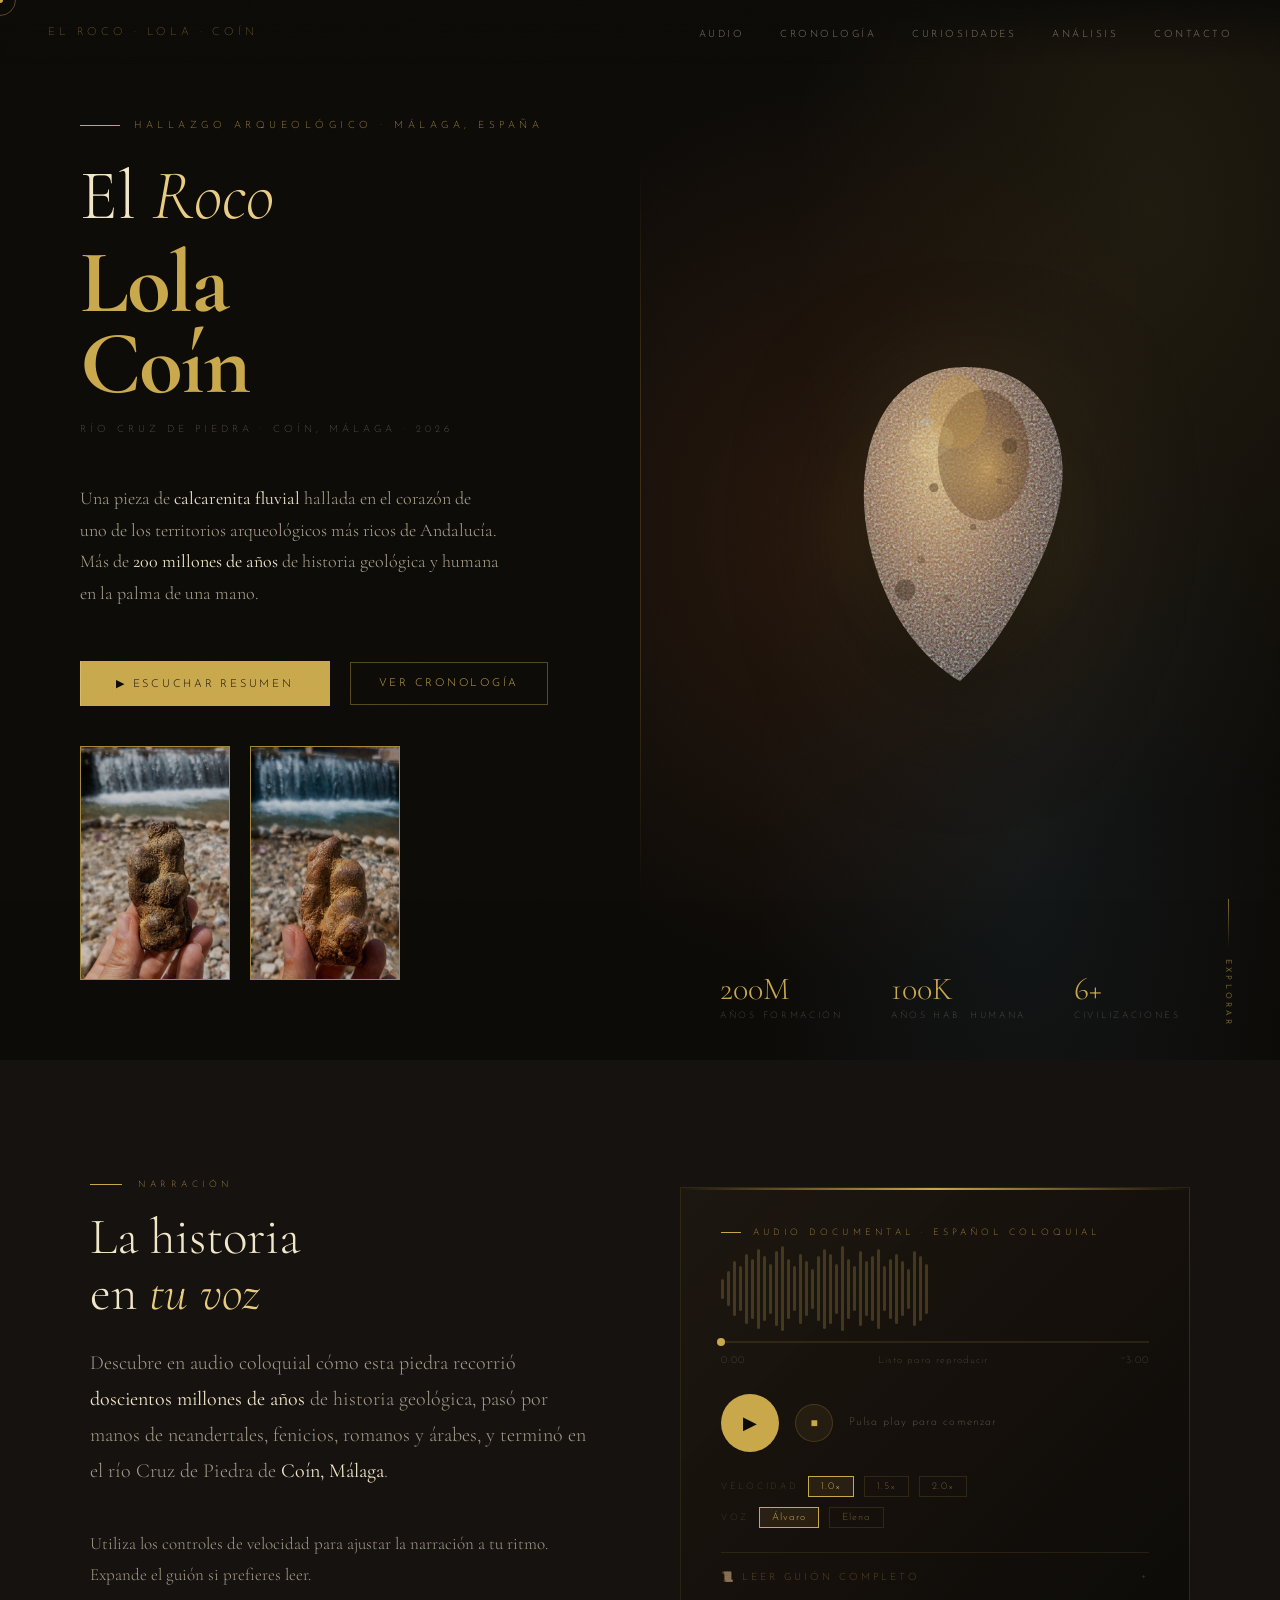
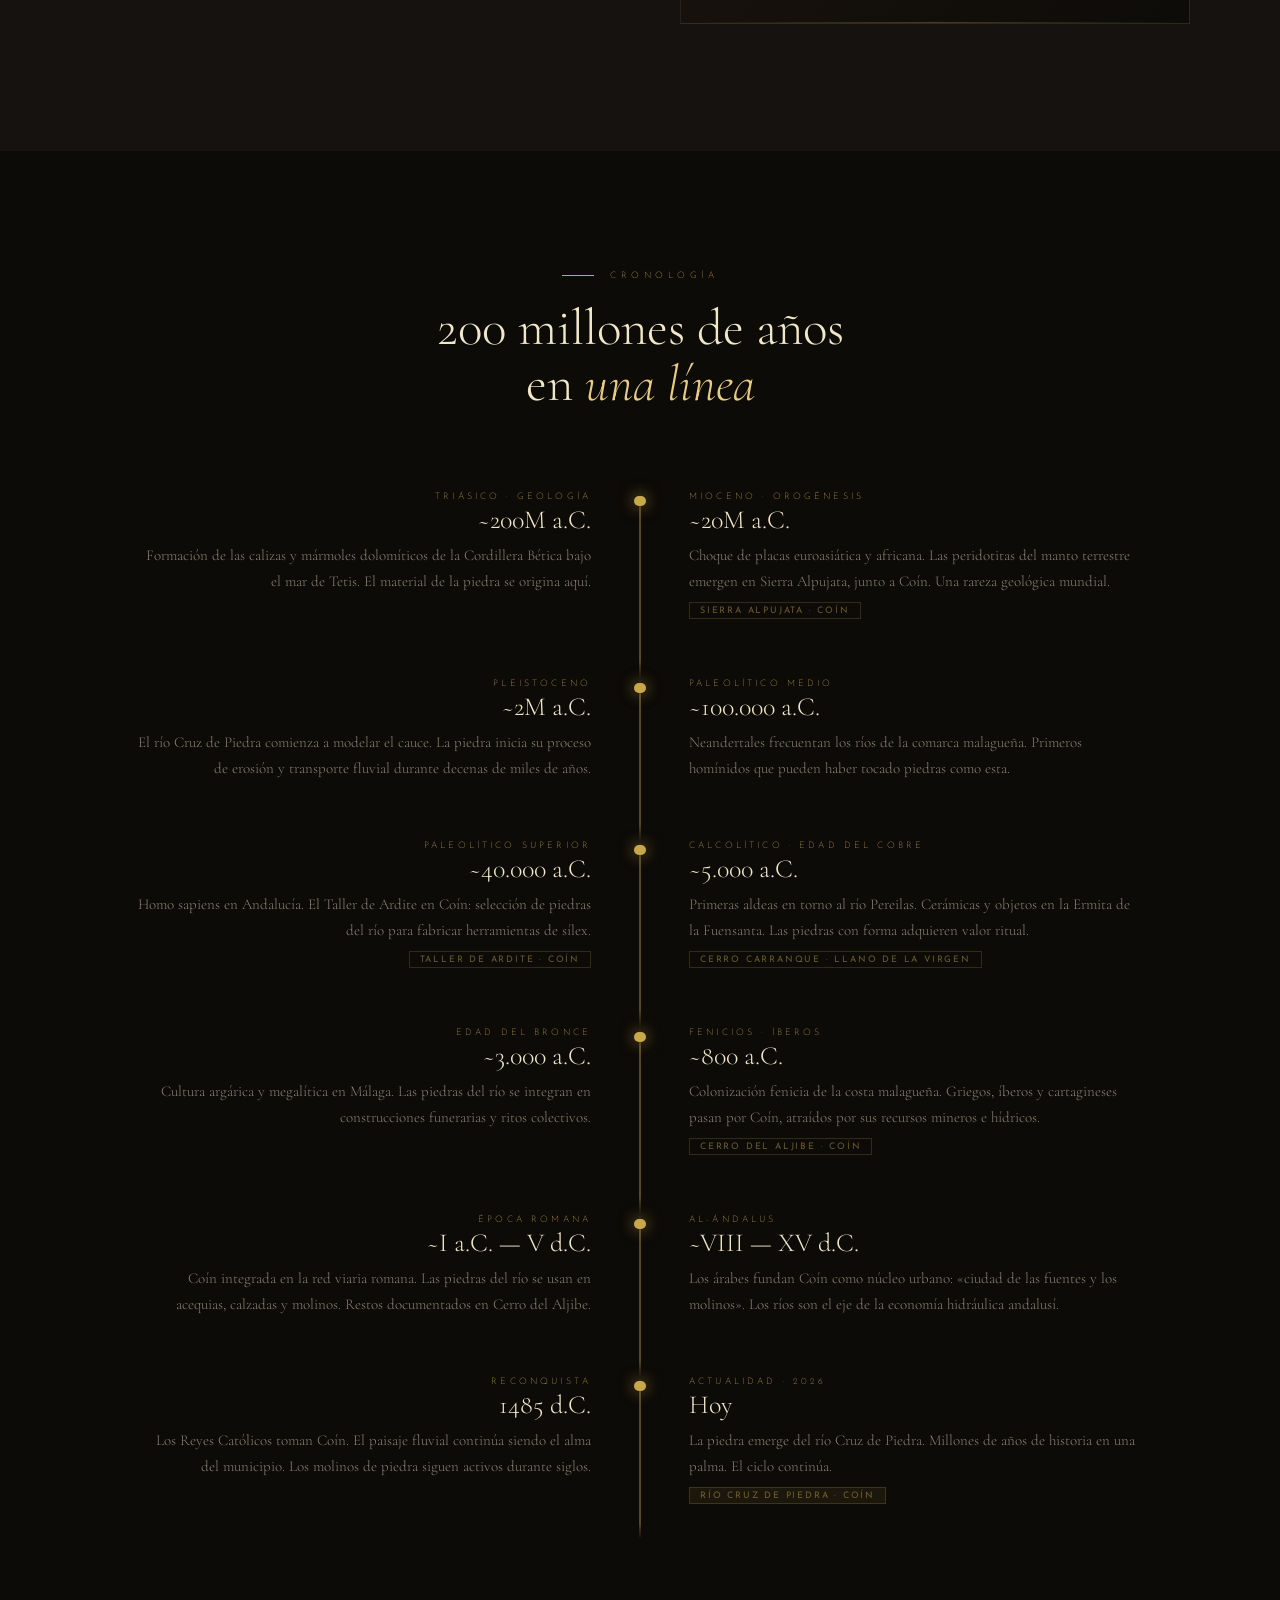
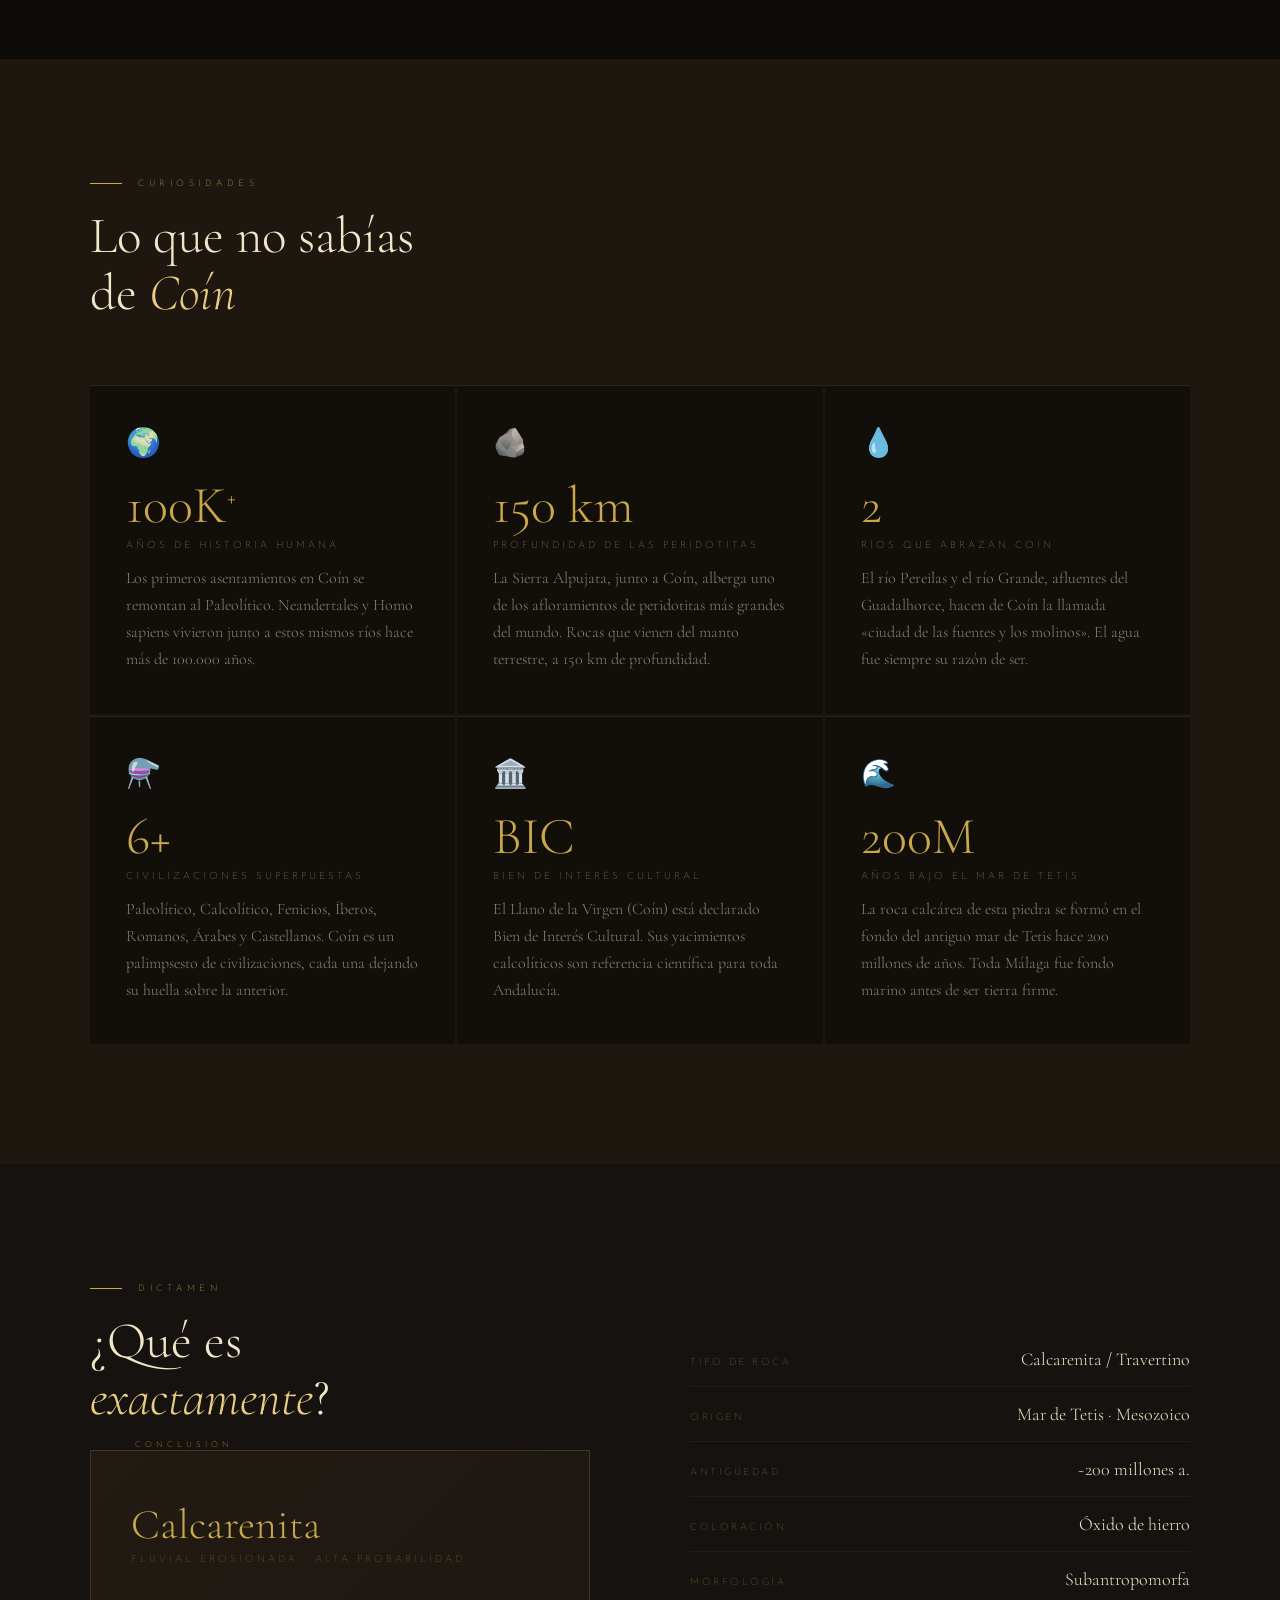
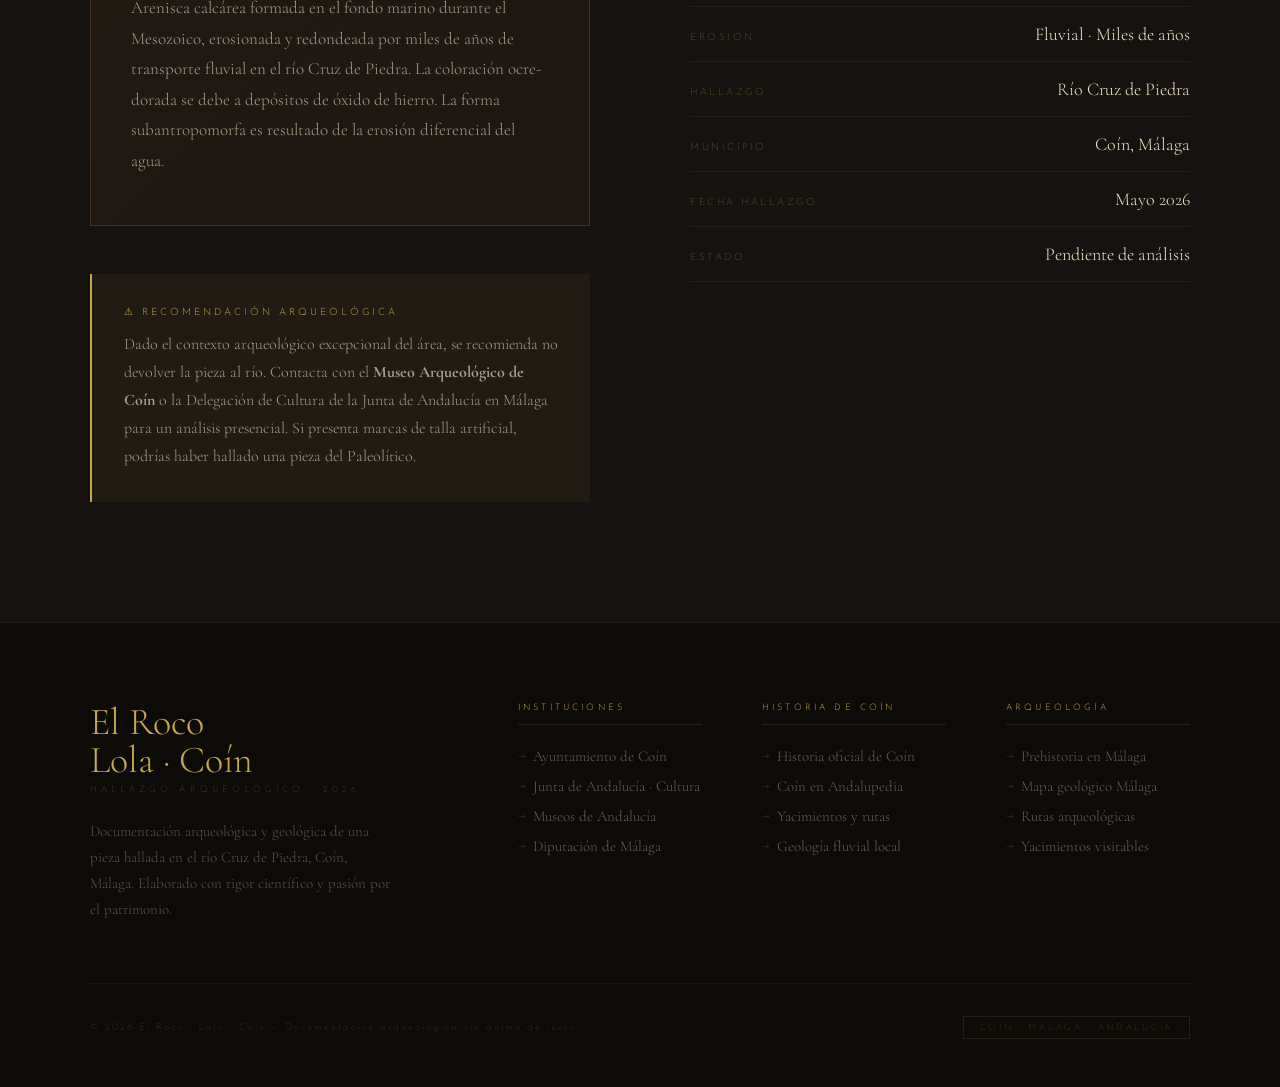
<file: roco-lola/index.html>
<!DOCTYPE html>
<html lang="es">
<head>
<meta charset="UTF-8">
<meta name="viewport" content="width=device-width, initial-scale=1.0">
<title>El Roco · Lola · Coín — Hallazgo Arqueológico</title>
<link rel="preconnect" href="https://fonts.googleapis.com">
<link href="https://fonts.googleapis.com/css2?family=Cormorant+Garamond:ital,wght@0,300;0,400;0,600;0,700;1,300;1,400;1,600&family=Josefin+Sans:wght@100;200;300;400&display=swap" rel="stylesheet">
<style>
/* ═══════════════════════════════════════════
   VARIABLES & RESET
═══════════════════════════════════════════ */
:root {
  --gold:      #c9a84c;
  --gold-light:#e8cc80;
  --gold-dim:  #7a5f28;
  --obsidian:  #0d0b08;
  --charcoal:  #161210;
  --earth:     #1e1710;
  --parchment: #f0e6c8;
  --ivory:     #faf6ec;
  --stone-mid: #8a7355;
  --water:     #3d6e8a;
  --rust:      #7a3b1e;
  --serif: 'Cormorant Garamond', Georgia, serif;
  --sans: 'Josefin Sans', sans-serif;
}

*, *::before, *::after { margin:0; padding:0; box-sizing:border-box; }

html { scroll-behavior: smooth; }

body {
  background: var(--obsidian);
  color: var(--parchment);
  font-family: var(--serif);
  overflow-x: hidden;
  cursor: default;
}

/* ═══════════════════════════════════════════
   CUSTOM CURSOR
═══════════════════════════════════════════ */
.cursor-dot {
  width: 6px; height: 6px;
  background: var(--gold);
  border-radius: 50%;
  position: fixed;
  pointer-events: none;
  z-index: 9999;
  transform: translate(-50%, -50%);
  transition: opacity 0.3s;
}
.cursor-ring {
  width: 32px; height: 32px;
  border: 1px solid rgba(201,168,76,0.4);
  border-radius: 50%;
  position: fixed;
  pointer-events: none;
  z-index: 9998;
  transform: translate(-50%, -50%);
  transition: all 0.12s ease-out;
}

/* ═══════════════════════════════════════════
   GRAIN OVERLAY
═══════════════════════════════════════════ */
body::after {
  content: '';
  position: fixed;
  inset: 0;
  background-image: url("data:image/svg+xml,%3Csvg viewBox='0 0 512 512' xmlns='http://www.w3.org/2000/svg'%3E%3Cfilter id='n'%3E%3CfeTurbulence type='fractalNoise' baseFrequency='0.75' numOctaves='4' stitchTiles='stitch'/%3E%3C/filter%3E%3Crect width='100%25' height='100%25' filter='url(%23n)' opacity='0.035'/%3E%3C/svg%3E");
  pointer-events: none;
  z-index: 1000;
  mix-blend-mode: overlay;
}

/* ═══════════════════════════════════════════
   NAV
═══════════════════════════════════════════ */
nav {
  position: fixed;
  top: 0; left: 0; right: 0;
  z-index: 900;
  display: flex;
  align-items: center;
  justify-content: space-between;
  padding: 22px 48px;
  background: linear-gradient(to bottom, rgba(13,11,8,0.95), transparent);
  backdrop-filter: blur(2px);
}

.nav-brand {
  font-family: var(--sans);
  font-weight: 100;
  font-size: 11px;
  letter-spacing: 0.35em;
  text-transform: uppercase;
  color: var(--gold);
}

.nav-links {
  display: flex;
  gap: 36px;
  list-style: none;
}
.nav-links a {
  font-family: var(--sans);
  font-size: 10px;
  font-weight: 300;
  letter-spacing: 0.25em;
  text-transform: uppercase;
  color: rgba(240,230,200,0.5);
  text-decoration: none;
  transition: color 0.3s;
}
.nav-links a:hover { color: var(--gold); }

/* ═══════════════════════════════════════════
   HERO
═══════════════════════════════════════════ */
.hero {
  min-height: 100vh;
  display: grid;
  grid-template-columns: 1fr 1fr;
  position: relative;
  overflow: hidden;
}

/* Left: Text */
.hero-left {
  display: flex;
  flex-direction: column;
  justify-content: center;
  padding: 120px 60px 80px 80px;
  position: relative;
  z-index: 2;
}

.hero-eyebrow {
  font-family: var(--sans);
  font-size: 10px;
  font-weight: 200;
  letter-spacing: 0.45em;
  text-transform: uppercase;
  color: var(--gold);
  margin-bottom: 28px;
  display: flex;
  align-items: center;
  gap: 14px;
  opacity: 0;
  animation: fadeUp 1s 0.2s forwards;
}
.hero-eyebrow::before {
  content: '';
  display: block;
  width: 40px;
  height: 1px;
  background: var(--gold);
  flex-shrink: 0;
}

.hero-title {
  font-family: var(--serif);
  font-weight: 300;
  font-size: clamp(52px, 5.5vw, 82px);
  line-height: 1.05;
  margin-bottom: 10px;
  opacity: 0;
  animation: fadeUp 1s 0.4s forwards;
}
.hero-title .accent {
  font-style: italic;
  color: var(--gold-light);
  font-weight: 300;
}
.hero-name {
  font-family: var(--serif);
  font-weight: 700;
  font-size: clamp(64px, 7vw, 110px);
  line-height: 0.9;
  color: var(--gold);
  letter-spacing: -0.02em;
  opacity: 0;
  animation: fadeUp 1s 0.55s forwards;
}
.hero-subtitle-line {
  font-family: var(--sans);
  font-size: 10px;
  font-weight: 200;
  letter-spacing: 0.4em;
  text-transform: uppercase;
  color: rgba(240,230,200,0.4);
  margin-top: 20px;
  margin-bottom: 48px;
  opacity: 0;
  animation: fadeUp 1s 0.7s forwards;
}

.hero-desc {
  font-size: 18px;
  font-weight: 300;
  line-height: 1.75;
  color: rgba(240,230,200,0.7);
  max-width: 420px;
  margin-bottom: 52px;
  opacity: 0;
  animation: fadeUp 1s 0.85s forwards;
}
.hero-desc strong {
  color: var(--parchment);
  font-weight: 400;
}

.hero-cta-row {
  display: flex;
  gap: 20px;
  align-items: center;
  opacity: 0;
  animation: fadeUp 1s 1s forwards;
}

.btn-primary {
  font-family: var(--sans);
  font-size: 11px;
  font-weight: 300;
  letter-spacing: 0.25em;
  text-transform: uppercase;
  padding: 16px 36px;
  background: var(--gold);
  color: var(--obsidian);
  border: none;
  cursor: pointer;
  text-decoration: none;
  display: inline-block;
  transition: all 0.3s;
  position: relative;
  overflow: hidden;
}
.btn-primary::after {
  content: '';
  position: absolute;
  inset: 0;
  background: var(--gold-light);
  transform: translateX(-100%);
  transition: transform 0.4s ease;
}
.btn-primary:hover::after { transform: translateX(0); }
.btn-primary span { position: relative; z-index: 1; }

.btn-ghost {
  font-family: var(--sans);
  font-size: 11px;
  font-weight: 300;
  letter-spacing: 0.25em;
  text-transform: uppercase;
  padding: 15px 28px;
  background: transparent;
  color: var(--gold);
  border: 1px solid rgba(201,168,76,0.4);
  cursor: pointer;
  text-decoration: none;
  display: inline-block;
  transition: all 0.3s;
}
.btn-ghost:hover {
  border-color: var(--gold);
  background: rgba(201,168,76,0.08);
}

/* Right: Visual */
.hero-right {
  position: relative;
  display: flex;
  align-items: center;
  justify-content: center;
  overflow: hidden;
}

.hero-bg-gradient {
  position: absolute;
  inset: 0;
  background: radial-gradient(ellipse at 30% 50%, rgba(122,63,30,0.25) 0%, transparent 60%),
              radial-gradient(ellipse at 80% 20%, rgba(201,168,76,0.1) 0%, transparent 50%),
              radial-gradient(ellipse at 60% 80%, rgba(61,110,138,0.12) 0%, transparent 50%);
}

.stone-container {
  position: relative;
  z-index: 2;
  opacity: 0;
  animation: stoneReveal 1.8s 0.6s forwards;
}

@keyframes stoneReveal {
  from { opacity: 0; transform: translateY(30px) rotate(-5deg); }
  to   { opacity: 1; transform: translateY(0) rotate(0deg); }
}

.stone-glow {
  position: absolute;
  width: 300px; height: 300px;
  background: radial-gradient(circle, rgba(201,168,76,0.2) 0%, transparent 70%);
  top: 50%; left: 50%;
  transform: translate(-50%, -50%);
  animation: glowPulse 4s ease-in-out infinite;
}
@keyframes glowPulse {
  0%,100% { transform: translate(-50%,-50%) scale(1); opacity:0.6; }
  50%      { transform: translate(-50%,-50%) scale(1.15); opacity:1; }
}

.stone-main-svg {
  width: 280px;
  height: 340px;
  filter: drop-shadow(0 30px 60px rgba(0,0,0,0.8)) drop-shadow(0 0 40px rgba(201,168,76,0.15));
  animation: float 6s ease-in-out infinite;
}
@keyframes float {
  0%,100% { transform: translateY(0) rotate(0deg); }
  33%      { transform: translateY(-12px) rotate(1.5deg); }
  66%      { transform: translateY(-6px) rotate(-1deg); }
}

.hero-data-bar {
  position: absolute;
  bottom: 40px;
  left: 80px;
  right: 0;
  display: flex;
  gap: 48px;
  opacity: 0;
  animation: fadeUp 1s 1.3s forwards;
}
.data-item { }
.data-value {
  font-family: var(--serif);
  font-size: 32px;
  font-weight: 300;
  color: var(--gold);
  line-height: 1;
}
.data-label {
  font-family: var(--sans);
  font-size: 9px;
  font-weight: 200;
  letter-spacing: 0.3em;
  text-transform: uppercase;
  color: rgba(240,230,200,0.35);
  margin-top: 6px;
}

/* Vertical line between hero halves */
.hero-divider {
  position: absolute;
  top: 15%;
  bottom: 15%;
  left: 50%;
  width: 1px;
  background: linear-gradient(to bottom, transparent, rgba(201,168,76,0.2) 30%, rgba(201,168,76,0.2) 70%, transparent);
}

/* Scroll indicator */
.scroll-hint {
  position: absolute;
  bottom: 32px;
  right: 48px;
  display: flex;
  flex-direction: column;
  align-items: center;
  gap: 10px;
  opacity: 0;
  animation: fadeUp 1s 1.6s forwards;
}
.scroll-line {
  width: 1px;
  height: 50px;
  background: linear-gradient(to bottom, rgba(201,168,76,0.6), transparent);
  animation: scrollLine 2s ease-in-out infinite;
}
@keyframes scrollLine {
  0%   { transform: scaleY(0); transform-origin: top; }
  50%  { transform: scaleY(1); transform-origin: top; }
  51%  { transform: scaleY(1); transform-origin: bottom; }
  100% { transform: scaleY(0); transform-origin: bottom; }
}
.scroll-text {
  font-family: var(--sans);
  font-size: 8px;
  letter-spacing: 0.4em;
  text-transform: uppercase;
  color: rgba(201,168,76,0.5);
  writing-mode: vertical-rl;
}

/* ═══════════════════════════════════════════
   SECTION COMMONS
═══════════════════════════════════════════ */
section { position: relative; }

.section-label {
  font-family: var(--sans);
  font-size: 9px;
  font-weight: 200;
  letter-spacing: 0.5em;
  text-transform: uppercase;
  color: var(--gold);
  display: flex;
  align-items: center;
  gap: 16px;
  margin-bottom: 20px;
}
.section-label::before {
  content: '';
  display: block;
  width: 32px;
  height: 1px;
  background: var(--gold);
  flex-shrink: 0;
}

.section-heading {
  font-family: var(--serif);
  font-weight: 300;
  font-size: clamp(34px, 4vw, 58px);
  line-height: 1.1;
  margin-bottom: 24px;
}
.section-heading em {
  font-style: italic;
  color: var(--gold-light);
}

/* ═══════════════════════════════════════════
   AUDIO SECTION
═══════════════════════════════════════════ */
.audio-section {
  padding: 120px 80px;
  background: var(--charcoal);
  overflow: hidden;
}

.audio-inner {
  max-width: 1100px;
  margin: 0 auto;
  display: grid;
  grid-template-columns: 1fr 1fr;
  gap: 80px;
  align-items: center;
}

.audio-text-col {}

.audio-intro {
  font-size: 20px;
  font-weight: 300;
  line-height: 1.8;
  color: rgba(240,230,200,0.65);
  margin-bottom: 40px;
}
.audio-intro strong {
  color: var(--parchment);
  font-weight: 400;
}

/* Player */
.player-wrap {
  background: linear-gradient(135deg, rgba(30,23,16,0.9), rgba(13,11,8,0.95));
  border: 1px solid rgba(201,168,76,0.15);
  padding: 40px;
  position: relative;
  overflow: hidden;
}
.player-wrap::before {
  content: '';
  position: absolute;
  top: 0; left: 0; right: 0;
  height: 2px;
  background: linear-gradient(90deg, transparent, var(--gold), transparent);
}
.player-wrap::after {
  content: '';
  position: absolute;
  bottom: 0; left: 0; right: 0;
  height: 1px;
  background: linear-gradient(90deg, transparent, rgba(201,168,76,0.3), transparent);
}

.player-eyebrow {
  font-family: var(--sans);
  font-size: 9px;
  font-weight: 200;
  letter-spacing: 0.45em;
  text-transform: uppercase;
  color: var(--gold);
  margin-bottom: 28px;
  display: flex;
  align-items: center;
  gap: 12px;
}
.player-eyebrow::before {
  content: '';
  width: 20px;
  height: 1px;
  background: var(--gold);
}

.waveform {
  display: flex;
  align-items: center;
  gap: 3px;
  height: 48px;
  margin-bottom: 28px;
}
.wave-bar {
  width: 3px;
  border-radius: 2px;
  background: rgba(201,168,76,0.25);
  transition: background 0.3s;
  animation: none;
}
.wave-bar.active {
  background: var(--gold);
}
.playing .wave-bar {
  animation: waveAnim var(--dur, 1s) ease-in-out infinite;
  animation-delay: var(--delay, 0s);
  background: var(--gold);
}
@keyframes waveAnim {
  0%,100% { transform: scaleY(0.3); opacity: 0.5; }
  50%      { transform: scaleY(1); opacity: 1; }
}

.progress-track {
  height: 2px;
  background: rgba(201,168,76,0.12);
  margin-bottom: 12px;
  cursor: pointer;
  position: relative;
}
.progress-fill {
  height: 100%;
  background: linear-gradient(90deg, var(--gold-dim), var(--gold));
  width: 0%;
  transition: width 0.5s linear;
  position: relative;
}
.progress-fill::after {
  content: '';
  position: absolute;
  right: -4px;
  top: -3px;
  width: 8px;
  height: 8px;
  background: var(--gold);
  border-radius: 50%;
}

.time-row {
  display: flex;
  justify-content: space-between;
  font-family: var(--sans);
  font-size: 10px;
  font-weight: 200;
  letter-spacing: 0.1em;
  color: rgba(240,230,200,0.3);
  margin-bottom: 28px;
}

.controls-row {
  display: flex;
  align-items: center;
  gap: 16px;
  margin-bottom: 24px;
}

.play-btn {
  width: 58px;
  height: 58px;
  border-radius: 50%;
  background: var(--gold);
  border: none;
  cursor: pointer;
  display: flex;
  align-items: center;
  justify-content: center;
  color: var(--obsidian);
  font-size: 18px;
  flex-shrink: 0;
  transition: transform 0.2s, box-shadow 0.2s;
  box-shadow: 0 0 0 0 rgba(201,168,76,0);
  position: relative;
  overflow: hidden;
}
.play-btn::before {
  content: '';
  position: absolute;
  inset: 0;
  background: rgba(255,255,255,0.15);
  border-radius: 50%;
  transform: scale(0);
  transition: transform 0.4s;
}
.play-btn:hover::before { transform: scale(1); }
.play-btn:hover {
  transform: scale(1.06);
  box-shadow: 0 0 28px rgba(201,168,76,0.45);
}
.play-btn.is-playing {
  box-shadow: 0 0 0 8px rgba(201,168,76,0.12), 0 0 0 16px rgba(201,168,76,0.06);
  animation: playerPulse 2s ease-in-out infinite;
}
@keyframes playerPulse {
  0%,100% { box-shadow: 0 0 0 8px rgba(201,168,76,0.12), 0 0 0 16px rgba(201,168,76,0.06); }
  50%      { box-shadow: 0 0 0 12px rgba(201,168,76,0.08), 0 0 0 24px rgba(201,168,76,0.03); }
}

.stop-btn {
  width: 38px; height: 38px;
  border-radius: 50%;
  background: rgba(201,168,76,0.08);
  border: 1px solid rgba(201,168,76,0.2);
  color: var(--gold);
  font-size: 12px;
  cursor: pointer;
  display: flex;
  align-items: center;
  justify-content: center;
  transition: all 0.2s;
}
.stop-btn:hover { background: rgba(201,168,76,0.18); }

.status-label {
  font-family: var(--sans);
  font-size: 11px;
  font-weight: 200;
  letter-spacing: 0.12em;
  color: rgba(240,230,200,0.4);
  flex: 1;
}

.speed-row {
  display: flex;
  align-items: center;
  gap: 10px;
}
.speed-label {
  font-family: var(--sans);
  font-size: 9px;
  font-weight: 200;
  letter-spacing: 0.3em;
  text-transform: uppercase;
  color: rgba(240,230,200,0.25);
}
.spd {
  font-family: var(--sans);
  font-size: 10px;
  font-weight: 300;
  letter-spacing: 0.1em;
  padding: 4px 12px;
  border: 1px solid rgba(201,168,76,0.15);
  background: none;
  color: rgba(201,168,76,0.5);
  cursor: pointer;
  transition: all 0.2s;
}
.spd.on {
  border-color: var(--gold);
  color: var(--gold);
  background: rgba(201,168,76,0.1);
}

/* Transcript accordion */
.transcript-toggle {
  width: 100%;
  background: none;
  border: none;
  border-top: 1px solid rgba(201,168,76,0.12);
  padding: 18px 0 0;
  margin-top: 24px;
  display: flex;
  align-items: center;
  justify-content: space-between;
  cursor: pointer;
  color: rgba(201,168,76,0.5);
  font-family: var(--sans);
  font-size: 10px;
  font-weight: 200;
  letter-spacing: 0.3em;
  text-transform: uppercase;
  transition: color 0.2s;
}
.transcript-toggle:hover { color: var(--gold); }
.transcript-body {
  max-height: 0;
  overflow: hidden;
  transition: max-height 0.5s ease;
}
.transcript-body.open { max-height: 600px; }
.transcript-text {
  padding: 20px 0;
  font-size: 15px;
  font-weight: 300;
  line-height: 1.85;
  color: rgba(240,230,200,0.55);
  border-left: 1px solid rgba(201,168,76,0.12);
  padding-left: 20px;
  margin-top: 12px;
}

/* ═══════════════════════════════════════════
   TIMELINE
═══════════════════════════════════════════ */
.timeline-section {
  padding: 120px 80px;
  background: var(--obsidian);
  overflow: hidden;
}
.timeline-inner {
  max-width: 1100px;
  margin: 0 auto;
}
.timeline-header {
  text-align: center;
  margin-bottom: 80px;
}

.tl-grid {
  display: grid;
  grid-template-columns: 1fr 2px 1fr;
  gap: 0 0;
  position: relative;
}

.tl-line {
  background: linear-gradient(to bottom,
    transparent,
    rgba(201,168,76,0.4) 10%,
    rgba(201,168,76,0.4) 90%,
    transparent);
  position: relative;
}

.tl-item {
  padding: 0 48px 60px;
  position: relative;
}
.tl-item.right { text-align: left; }
.tl-item.left  { text-align: right; }

.tl-dot {
  position: absolute;
  width: 10px;
  height: 10px;
  background: var(--gold);
  border-radius: 50%;
  top: 4px;
  box-shadow: 0 0 16px rgba(201,168,76,0.5);
}
.tl-item.right .tl-dot { left: -5px; }
.tl-item.left  .tl-dot { right: -5px; }

.tl-era {
  font-family: var(--sans);
  font-size: 9px;
  font-weight: 200;
  letter-spacing: 0.35em;
  text-transform: uppercase;
  color: var(--gold);
  margin-bottom: 6px;
}
.tl-date {
  font-family: var(--serif);
  font-size: 26px;
  font-weight: 300;
  color: var(--parchment);
  line-height: 1;
  margin-bottom: 10px;
}
.tl-desc {
  font-size: 15px;
  font-weight: 300;
  line-height: 1.7;
  color: rgba(240,230,200,0.55);
}
.tl-site {
  display: inline-block;
  margin-top: 8px;
  font-family: var(--sans);
  font-size: 9px;
  letter-spacing: 0.2em;
  text-transform: uppercase;
  color: rgba(201,168,76,0.5);
  border: 1px solid rgba(201,168,76,0.2);
  padding: 3px 10px;
}

/* ═══════════════════════════════════════════
   FACTS / CURIOSIDADES
═══════════════════════════════════════════ */
.facts-section {
  padding: 120px 80px;
  background: var(--earth);
  overflow: hidden;
}
.facts-inner {
  max-width: 1100px;
  margin: 0 auto;
}
.facts-header { margin-bottom: 64px; }

.facts-grid {
  display: grid;
  grid-template-columns: repeat(3, 1fr);
  gap: 2px;
}
.fact-card {
  background: rgba(13,11,8,0.7);
  padding: 40px 36px;
  border-top: 1px solid rgba(201,168,76,0.15);
  transition: background 0.3s;
  position: relative;
  overflow: hidden;
}
.fact-card::before {
  content: '';
  position: absolute;
  top: 0; left: 0; right: 0;
  height: 1px;
  background: linear-gradient(90deg, transparent, var(--gold), transparent);
  transform: scaleX(0);
  transition: transform 0.4s;
}
.fact-card:hover::before { transform: scaleX(1); }
.fact-card:hover { background: rgba(30,23,16,0.85); }

.fact-icon {
  font-size: 28px;
  margin-bottom: 20px;
  display: block;
  filter: grayscale(0.3);
}
.fact-num {
  font-family: var(--serif);
  font-size: 52px;
  font-weight: 300;
  color: var(--gold);
  line-height: 1;
  margin-bottom: 8px;
}
.fact-num sup { font-size: 22px; vertical-align: super; }
.fact-title {
  font-family: var(--sans);
  font-size: 10px;
  font-weight: 200;
  letter-spacing: 0.3em;
  text-transform: uppercase;
  color: var(--stone-mid);
  margin-bottom: 14px;
}
.fact-body {
  font-size: 16px;
  font-weight: 300;
  line-height: 1.7;
  color: rgba(240,230,200,0.55);
}

/* ═══════════════════════════════════════════
   STONE ANALYSIS
═══════════════════════════════════════════ */
.analysis-section {
  padding: 120px 80px;
  background: var(--charcoal);
}
.analysis-inner {
  max-width: 1100px;
  margin: 0 auto;
  display: grid;
  grid-template-columns: 1fr 1fr;
  gap: 100px;
  align-items: start;
}

.verdict-box {
  background: linear-gradient(135deg, rgba(201,168,76,0.06), rgba(122,63,30,0.08));
  border: 1px solid rgba(201,168,76,0.2);
  padding: 48px 40px;
  position: relative;
}
.verdict-box::before {
  content: 'CONCLUSIÓN';
  position: absolute;
  top: -10px;
  left: 32px;
  background: var(--charcoal);
  padding: 0 12px;
  font-family: var(--sans);
  font-size: 8px;
  font-weight: 200;
  letter-spacing: 0.5em;
  color: var(--gold);
}
.verdict-type {
  font-family: var(--serif);
  font-size: 42px;
  font-weight: 300;
  color: var(--gold);
  margin-bottom: 4px;
}
.verdict-subtitle {
  font-family: var(--sans);
  font-size: 10px;
  font-weight: 200;
  letter-spacing: 0.3em;
  text-transform: uppercase;
  color: rgba(201,168,76,0.45);
  margin-bottom: 28px;
}
.verdict-desc {
  font-size: 17px;
  font-weight: 300;
  line-height: 1.8;
  color: rgba(240,230,200,0.65);
}

.properties-list { margin-top: 48px; }
.prop-item {
  display: flex;
  justify-content: space-between;
  align-items: baseline;
  padding: 16px 0;
  border-bottom: 1px solid rgba(201,168,76,0.08);
}
.prop-key {
  font-family: var(--sans);
  font-size: 10px;
  font-weight: 200;
  letter-spacing: 0.25em;
  text-transform: uppercase;
  color: rgba(201,168,76,0.5);
}
.prop-val {
  font-family: var(--serif);
  font-size: 18px;
  font-weight: 300;
  color: var(--parchment);
  text-align: right;
}

.action-callout {
  margin-top: 48px;
  padding: 32px;
  background: rgba(201,168,76,0.06);
  border-left: 2px solid var(--gold);
}
.callout-title {
  font-family: var(--sans);
  font-size: 10px;
  font-weight: 300;
  letter-spacing: 0.3em;
  text-transform: uppercase;
  color: var(--gold);
  margin-bottom: 12px;
}
.callout-text {
  font-size: 16px;
  font-weight: 300;
  line-height: 1.75;
  color: rgba(240,230,200,0.65);
}

/* ═══════════════════════════════════════════
   FOOTER
═══════════════════════════════════════════ */
footer {
  background: var(--obsidian);
  border-top: 1px solid rgba(201,168,76,0.1);
  padding: 80px 80px 48px;
}
.footer-inner {
  max-width: 1100px;
  margin: 0 auto;
}
.footer-top {
  display: grid;
  grid-template-columns: 2fr 1fr 1fr 1fr;
  gap: 60px;
  margin-bottom: 60px;
}
.footer-brand-name {
  font-family: var(--serif);
  font-size: 38px;
  font-weight: 300;
  color: var(--gold);
  line-height: 1;
  margin-bottom: 6px;
}
.footer-brand-sub {
  font-family: var(--sans);
  font-size: 9px;
  font-weight: 200;
  letter-spacing: 0.45em;
  text-transform: uppercase;
  color: rgba(201,168,76,0.4);
  margin-bottom: 24px;
}
.footer-desc {
  font-size: 15px;
  font-weight: 300;
  line-height: 1.75;
  color: rgba(240,230,200,0.35);
  max-width: 300px;
}
.footer-col-title {
  font-family: var(--sans);
  font-size: 9px;
  font-weight: 300;
  letter-spacing: 0.35em;
  text-transform: uppercase;
  color: var(--gold);
  margin-bottom: 22px;
  padding-bottom: 12px;
  border-bottom: 1px solid rgba(201,168,76,0.15);
}
.footer-links { list-style: none; }
.footer-links li { margin-bottom: 12px; }
.footer-links a {
  font-size: 15px;
  font-weight: 300;
  color: rgba(240,230,200,0.4);
  text-decoration: none;
  transition: color 0.25s;
  display: flex;
  align-items: center;
  gap: 8px;
}
.footer-links a:hover { color: var(--gold); }
.footer-links a::before {
  content: '→';
  font-size: 11px;
  color: rgba(201,168,76,0.3);
  transition: color 0.25s, transform 0.25s;
}
.footer-links a:hover::before {
  color: var(--gold);
  transform: translateX(4px);
}

.footer-bottom {
  display: flex;
  justify-content: space-between;
  align-items: center;
  padding-top: 32px;
  border-top: 1px solid rgba(201,168,76,0.08);
}
.footer-copy {
  font-family: var(--sans);
  font-size: 10px;
  font-weight: 200;
  letter-spacing: 0.2em;
  color: rgba(240,230,200,0.2);
}
.footer-badge {
  font-family: var(--sans);
  font-size: 9px;
  font-weight: 200;
  letter-spacing: 0.3em;
  text-transform: uppercase;
  color: rgba(201,168,76,0.3);
  border: 1px solid rgba(201,168,76,0.12);
  padding: 6px 16px;
}

/* ═══════════════════════════════════════════
   ANIMATIONS
═══════════════════════════════════════════ */
@keyframes fadeUp {
  from { opacity: 0; transform: translateY(24px); }
  to   { opacity: 1; transform: translateY(0); }
}

.reveal {
  opacity: 0;
  transform: translateY(30px);
  transition: opacity 0.9s ease, transform 0.9s ease;
}
.reveal.visible {
  opacity: 1;
  transform: translateY(0);
}
.reveal-delay-1 { transition-delay: 0.15s; }
.reveal-delay-2 { transition-delay: 0.3s; }
.reveal-delay-3 { transition-delay: 0.45s; }

/* ═══════════════════════════════════════════
   RESPONSIVE
═══════════════════════════════════════════ */
@media (max-width: 900px) {
  .hero { grid-template-columns: 1fr; min-height: auto; }
  .hero-right { height: 350px; }
  .hero-left { padding: 120px 32px 60px; }
  .hero-data-bar { left: 32px; bottom: 24px; gap: 28px; }
  .hero-divider { display: none; }
  .audio-inner { grid-template-columns: 1fr; gap: 48px; }
  .audio-section { padding: 80px 32px; }
  .timeline-section { padding: 80px 32px; }
  .tl-grid { grid-template-columns: 2px 1fr; }
  .tl-item.left { display: none; }
  .tl-item.right { padding: 0 0 48px 32px; }
  .tl-item.right .tl-dot { left: -5px; }
  .facts-grid { grid-template-columns: 1fr; }
  .facts-section { padding: 80px 32px; }
  .analysis-inner { grid-template-columns: 1fr; gap: 48px; }
  .analysis-section { padding: 80px 32px; }
  footer { padding: 60px 32px 40px; }
  .footer-top { grid-template-columns: 1fr 1fr; gap: 40px; }
  nav { padding: 18px 24px; }
  .nav-links { display: none; }
}
</style>
</head>
<body>

<!-- Cursor -->
<div class="cursor-dot" id="dot"></div>
<div class="cursor-ring" id="ring"></div>

<!-- NAV -->
<nav>
  <div class="nav-brand">El Roco · Lola · Coín</div>
  <ul class="nav-links">
    <li><a href="#audio">Audio</a></li>
    <li><a href="#timeline">Cronología</a></li>
    <li><a href="#curiosidades">Curiosidades</a></li>
    <li><a href="#analisis">Análisis</a></li>
    <li><a href="#footer">Contacto</a></li>
  </ul>
</nav>

<!-- ══ HERO ══ -->
<section class="hero">
  <div class="hero-left">
    <div class="hero-eyebrow">Hallazgo arqueológico · Málaga, España</div>
    <h1 class="hero-title">El <span class="accent">Roco</span></h1>
    <div class="hero-name">Lola<br>Coín</div>
    <div class="hero-subtitle-line">Río Cruz de Piedra · Coín, Málaga · 2026</div>
    <p class="hero-desc">
      Una pieza de <strong>calcarenita fluvial</strong> hallada en el corazón de uno de los territorios arqueológicos más ricos de Andalucía.
      Más de <strong>200 millones de años</strong> de historia geológica y humana en la palma de una mano.
    </p>
    <div class="hero-cta-row">
      <a href="#audio" class="btn-primary"><span>▶ Escuchar resumen</span></a>
      <a href="#timeline" class="btn-ghost">Ver cronología</a>
    </div>
    <div style="margin-top: 40px; display: flex; gap: 20px;">
        <img src="../assets/roco_imagen.jpg" alt="El Roco 1" style="width: 150px; height: auto; border: 1px solid var(--gold); opacity: 0.8; transition: opacity 0.3s;">
        <img src="../assets/roco_imagen2.jpg" alt="El Roco 2" style="width: 150px; height: auto; border: 1px solid var(--gold); opacity: 0.8; transition: opacity 0.3s;">
    </div>
  </div>

  <div class="hero-right">
    <div class="hero-bg-gradient"></div>
    <div class="stone-container">
      <div class="stone-glow"></div>
      <svg class="stone-main-svg" viewBox="0 0 200 260" fill="none" xmlns="http://www.w3.org/2000/svg">
        <defs>
          <radialGradient id="g1" cx="38%" cy="32%" r="70%">
            <stop offset="0%" stop-color="#dbb870"/>
            <stop offset="45%" stop-color="#9b7040"/>
            <stop offset="80%" stop-color="#5a3a18"/>
            <stop offset="100%" stop-color="#2d1a06"/>
          </radialGradient>
          <radialGradient id="g2" cx="55%" cy="60%" r="55%">
            <stop offset="0%" stop-color="#c4984a" stop-opacity="0.7"/>
            <stop offset="100%" stop-color="#3d1f08" stop-opacity="0.4"/>
          </radialGradient>
          <filter id="stoneFilter">
            <feTurbulence type="fractalNoise" baseFrequency="0.55" numOctaves="4" result="noise"/>
            <feColorMatrix type="saturate" values="0.3" in="noise" result="colored"/>
            <feBlend in="SourceGraphic" in2="colored" mode="soft-light" result="blended"/>
            <feComposite in="blended" in2="SourceGraphic" operator="in"/>
            <feGaussianBlur stdDeviation="0.4"/>
          </filter>
          <clipPath id="stoneClip">
            <path d="M95 8 C130 5 158 18 170 48 C185 82 178 115 165 148 C150 182 130 220 100 248 C78 235 55 210 42 178 C28 145 22 108 30 72 C38 38 60 12 95 8Z"/>
          </clipPath>
        </defs>
        <!-- Main body -->
        <path d="M95 8 C130 5 158 18 170 48 C185 82 178 115 165 148 C150 182 130 220 100 248 C78 235 55 210 42 178 C28 145 22 108 30 72 C38 38 60 12 95 8Z" fill="url(#g1)" filter="url(#stoneFilter)"/>
        <!-- Secondary bulge -->
        <ellipse cx="118" cy="75" rx="35" ry="50" fill="url(#g2)" clip-path="url(#stoneClip)" opacity="0.8"/>
        <!-- Top lobe -->
        <ellipse cx="98" cy="42" rx="22" ry="28" fill="#c4984a" opacity="0.35" clip-path="url(#stoneClip)"/>
        <!-- Texture dots -->
        <circle cx="80" cy="100" r="3.5" fill="rgba(40,20,5,0.35)" clip-path="url(#stoneClip)"/>
        <circle cx="110" cy="130" r="2.5" fill="rgba(40,20,5,0.28)" clip-path="url(#stoneClip)"/>
        <circle cx="70" cy="155" r="3" fill="rgba(40,20,5,0.25)" clip-path="url(#stoneClip)"/>
        <circle cx="130" cy="95" r="2" fill="rgba(40,20,5,0.22)" clip-path="url(#stoneClip)"/>
        <circle cx="90" cy="185" r="2.8" fill="rgba(40,20,5,0.2)" clip-path="url(#stoneClip)"/>
        <!-- Highlight sheen -->
        <ellipse cx="78" cy="65" rx="18" ry="12" fill="rgba(255,235,160,0.12)" transform="rotate(-20 78 65)" clip-path="url(#stoneClip)"/>
        <!-- Iron deposits (dark spots) -->
        <circle cx="58" cy="178" r="8" fill="rgba(20,10,3,0.3)" clip-path="url(#stoneClip)"/>
        <circle cx="138" cy="68" r="6" fill="rgba(20,10,3,0.25)" clip-path="url(#stoneClip)"/>
        <!-- Water glisten -->
        <ellipse cx="75" cy="50" rx="6" ry="3" fill="rgba(200,230,255,0.15)" transform="rotate(-10 75 50)" clip-path="url(#stoneClip)"/>
      </svg>
    </div>

    <div class="hero-data-bar">
      <div class="data-item">
        <div class="data-value">200M</div>
        <div class="data-label">Años formación</div>
      </div>
      <div class="data-item">
        <div class="data-value">100K</div>
        <div class="data-label">Años hab. humana</div>
      </div>
      <div class="data-item">
        <div class="data-value">6+</div>
        <div class="data-label">Civilizaciones</div>
      </div>
    </div>
  </div>

  <div class="hero-divider"></div>
  <div class="scroll-hint">
    <div class="scroll-line"></div>
    <div class="scroll-text">Explorar</div>
  </div>
</section>

<!-- ══ AUDIO ══ -->
<section class="audio-section" id="audio">
  <div class="audio-inner">
    <div class="audio-text-col reveal">
      <div class="section-label">Narración</div>
      <h2 class="section-heading">La historia<br>en <em>tu voz</em></h2>
      <p class="audio-intro">
        Descubre en audio coloquial cómo esta piedra recorrió
        <strong>doscientos millones de años</strong> de historia geológica,
        pasó por manos de neandertales, fenicios, romanos y árabes,
        y terminó en el río Cruz de Piedra de <strong>Coín, Málaga</strong>.
      </p>
      <p class="audio-intro" style="font-size:17px;">
        Utiliza los controles de velocidad para ajustar la narración a tu ritmo.
        Expande el guión si prefieres leer.
      </p>
    </div>

    <div class="player-wrap reveal reveal-delay-1">
      <div class="player-eyebrow">Audio documental · Español coloquial</div>

      <!-- Waveform visualization -->
      <div class="waveform" id="waveform"></div>

      <!-- Progress -->
      <div class="progress-track" id="progressTrack">
        <div class="progress-fill" id="progressFill"></div>
      </div>
      <div class="time-row">
        <span id="timeElapsed">0:00</span>
        <span id="statusLabel">Listo para reproducir</span>
        <span>~3:00</span>
      </div>

      <!-- Controls -->
      <div class="controls-row">
        <button class="play-btn" id="playBtn" onclick="togglePlay()">▶</button>
        <button class="stop-btn" onclick="stopAudio()" title="Detener">■</button>
        <div class="status-label" id="statusText">Pulsa play para comenzar</div>
      </div>

      <!-- Speed -->
      <div class="speed-row">
        <span class="speed-label">Velocidad</span>
        <button class="spd on" onclick="setSpeed(1.0,this)">1.0×</button>
        <button class="spd" onclick="setSpeed(1.5,this)">1.5×</button>
        <button class="spd" onclick="setSpeed(2.0,this)">2.0×</button>
      </div>

      <!-- Voice Selection -->
      <div class="speed-row" style="margin-top:10px;">
        <span class="speed-label">Voz</span>
        <button class="spd on" id="voiceAlvaro" onclick="setVoice('Alvaro',this)">Álvaro</button>
        <button class="spd" id="voiceElena" onclick="setVoice('Elena',this)">Elena</button>
      </div>

      <!-- Transcript -->
      <button class="transcript-toggle" onclick="toggleTranscript()">
        <span>📜 Leer guión completo</span>
        <span id="tArrow">+</span>
      </button>
      <div class="transcript-body" id="transcriptBody">
        <div class="transcript-text" id="transcriptText"></div>
      </div>
    </div>
  </div>
</section>

<!-- ══ TIMELINE ══ -->
<section class="timeline-section" id="timeline">
  <div class="timeline-inner">
    <div class="timeline-header reveal">
      <div class="section-label" style="justify-content:center;">Cronología</div>
      <h2 class="section-heading" style="text-align:center;">200 millones de años<br>en <em>una línea</em></h2>
    </div>

    <div class="tl-grid">
      <!-- LEFT items (even) -->
      <div class="tl-item left reveal">
        <div class="tl-dot"></div>
        <div class="tl-era">Triásico · Geología</div>
        <div class="tl-date">~200M a.C.</div>
        <div class="tl-desc">Formación de las calizas y mármoles dolomíticos de la Cordillera Bética bajo el mar de Tetis. El material de la piedra se origina aquí.</div>
      </div>
      <div class="tl-line"></div>
      <div class="tl-item right reveal reveal-delay-1">
        <div class="tl-dot"></div>
        <div class="tl-era">Mioceno · Orogénesis</div>
        <div class="tl-date">~20M a.C.</div>
        <div class="tl-desc">Choque de placas euroasiática y africana. Las peridotitas del manto terrestre emergen en Sierra Alpujata, junto a Coín. Una rareza geológica mundial.</div>
        <div class="tl-site">Sierra Alpujata · Coín</div>
      </div>

      <div class="tl-item left reveal">
        <div class="tl-dot"></div>
        <div class="tl-era">Pleistoceno</div>
        <div class="tl-date">~2M a.C.</div>
        <div class="tl-desc">El río Cruz de Piedra comienza a modelar el cauce. La piedra inicia su proceso de erosión y transporte fluvial durante decenas de miles de años.</div>
      </div>
      <div class="tl-line"></div>
      <div class="tl-item right reveal reveal-delay-1">
        <div class="tl-dot"></div>
        <div class="tl-era">Paleolítico Medio</div>
        <div class="tl-date">~100.000 a.C.</div>
        <div class="tl-desc">Neandertales frecuentan los ríos de la comarca malagueña. Primeros homínidos que pueden haber tocado piedras como esta.</div>
      </div>

      <div class="tl-item left reveal">
        <div class="tl-dot"></div>
        <div class="tl-era">Paleolítico Superior</div>
        <div class="tl-date">~40.000 a.C.</div>
        <div class="tl-desc">Homo sapiens en Andalucía. El Taller de Ardite en Coín: selección de piedras del río para fabricar herramientas de sílex.</div>
        <div class="tl-site">Taller de Ardite · Coín</div>
      </div>
      <div class="tl-line"></div>
      <div class="tl-item right reveal reveal-delay-1">
        <div class="tl-dot"></div>
        <div class="tl-era">Calcolítico · Edad del Cobre</div>
        <div class="tl-date">~5.000 a.C.</div>
        <div class="tl-desc">Primeras aldeas en torno al río Pereilas. Cerámicas y objetos en la Ermita de la Fuensanta. Las piedras con forma adquieren valor ritual.</div>
        <div class="tl-site">Cerro Carranque · Llano de la Virgen</div>
      </div>

      <div class="tl-item left reveal">
        <div class="tl-dot"></div>
        <div class="tl-era">Edad del Bronce</div>
        <div class="tl-date">~3.000 a.C.</div>
        <div class="tl-desc">Cultura argárica y megalítica en Málaga. Las piedras del río se integran en construcciones funerarias y ritos colectivos.</div>
      </div>
      <div class="tl-line"></div>
      <div class="tl-item right reveal reveal-delay-1">
        <div class="tl-dot"></div>
        <div class="tl-era">Fenicios · Íberos</div>
        <div class="tl-date">~800 a.C.</div>
        <div class="tl-desc">Colonización fenicia de la costa malagueña. Griegos, íberos y cartagineses pasan por Coín, atraídos por sus recursos mineros e hídricos.</div>
        <div class="tl-site">Cerro del Aljibe · Coín</div>
      </div>

      <div class="tl-item left reveal">
        <div class="tl-dot"></div>
        <div class="tl-era">Época Romana</div>
        <div class="tl-date">~I a.C. — V d.C.</div>
        <div class="tl-desc">Coín integrada en la red viaria romana. Las piedras del río se usan en acequias, calzadas y molinos. Restos documentados en Cerro del Aljibe.</div>
      </div>
      <div class="tl-line"></div>
      <div class="tl-item right reveal reveal-delay-1">
        <div class="tl-dot"></div>
        <div class="tl-era">Al-Ándalus</div>
        <div class="tl-date">~VIII — XV d.C.</div>
        <div class="tl-desc">Los árabes fundan Coín como núcleo urbano: «ciudad de las fuentes y los molinos». Los ríos son el eje de la economía hidráulica andalusí.</div>
      </div>

      <div class="tl-item left reveal">
        <div class="tl-dot"></div>
        <div class="tl-era">Reconquista</div>
        <div class="tl-date">1485 d.C.</div>
        <div class="tl-desc">Los Reyes Católicos toman Coín. El paisaje fluvial continúa siendo el alma del municipio. Los molinos de piedra siguen activos durante siglos.</div>
      </div>
      <div class="tl-line"></div>
      <div class="tl-item right reveal reveal-delay-1" style="padding-bottom:0;">
        <div class="tl-dot"></div>
        <div class="tl-era">Actualidad · 2026</div>
        <div class="tl-date">Hoy</div>
        <div class="tl-desc">La piedra emerge del río Cruz de Piedra. Millones de años de historia en una palma. El ciclo continúa.</div>
        <div class="tl-site" style="background:rgba(201,168,76,0.08);">Río Cruz de Piedra · Coín</div>
      </div>
    </div>
  </div>
</section>

<!-- ══ CURIOSIDADES ══ -->
<section class="facts-section" id="curiosidades">
  <div class="facts-inner">
    <div class="facts-header reveal">
      <div class="section-label">Curiosidades</div>
      <h2 class="section-heading">Lo que no sabías<br>de <em>Coín</em></h2>
    </div>
    <div class="facts-grid">
      <div class="fact-card reveal">
        <span class="fact-icon">🌍</span>
        <div class="fact-num">100K<sup>+</sup></div>
        <div class="fact-title">Años de historia humana</div>
        <div class="fact-body">Los primeros asentamientos en Coín se remontan al Paleolítico. Neandertales y Homo sapiens vivieron junto a estos mismos ríos hace más de 100.000 años.</div>
      </div>
      <div class="fact-card reveal reveal-delay-1">
        <span class="fact-icon">🪨</span>
        <div class="fact-num">150 km</div>
        <div class="fact-title">Profundidad de las peridotitas</div>
        <div class="fact-body">La Sierra Alpujata, junto a Coín, alberga uno de los afloramientos de peridotitas más grandes del mundo. Rocas que vienen del manto terrestre, a 150 km de profundidad.</div>
      </div>
      <div class="fact-card reveal reveal-delay-2">
        <span class="fact-icon">💧</span>
        <div class="fact-num">2</div>
        <div class="fact-title">Ríos que abrazan Coín</div>
        <div class="fact-body">El río Pereilas y el río Grande, afluentes del Guadalhorce, hacen de Coín la llamada «ciudad de las fuentes y los molinos». El agua fue siempre su razón de ser.</div>
      </div>
      <div class="fact-card reveal">
        <span class="fact-icon">⚗️</span>
        <div class="fact-num">6+</div>
        <div class="fact-title">Civilizaciones superpuestas</div>
        <div class="fact-body">Paleolítico, Calcolítico, Fenicios, Íberos, Romanos, Árabes y Castellanos. Coín es un palimpsesto de civilizaciones, cada una dejando su huella sobre la anterior.</div>
      </div>
      <div class="fact-card reveal reveal-delay-1">
        <span class="fact-icon">🏛️</span>
        <div class="fact-num">BIC</div>
        <div class="fact-title">Bien de Interés Cultural</div>
        <div class="fact-body">El Llano de la Virgen (Coín) está declarado Bien de Interés Cultural. Sus yacimientos calcolíticos son referencia científica para toda Andalucía.</div>
      </div>
      <div class="fact-card reveal reveal-delay-2">
        <span class="fact-icon">🌊</span>
        <div class="fact-num">200M</div>
        <div class="fact-title">Años bajo el mar de Tetis</div>
        <div class="fact-body">La roca calcárea de esta piedra se formó en el fondo del antiguo mar de Tetis hace 200 millones de años. Toda Málaga fue fondo marino antes de ser tierra firme.</div>
      </div>
    </div>
  </div>
</section>

<!-- ══ ANÁLISIS ══ -->
<section class="analysis-section" id="analisis">
  <div class="analysis-inner">
    <div class="reveal">
      <div class="section-label">Dictamen</div>
      <h2 class="section-heading">¿Qué es<br><em>exactamente</em>?</h2>
      <div class="verdict-box">
        <div class="verdict-type">Calcarenita</div>
        <div class="verdict-subtitle">Fluvial erosionada · Alta probabilidad</div>
        <p class="verdict-desc">
          Arenisca calcárea formada en el fondo marino durante el Mesozoico, erosionada
          y redondeada por miles de años de transporte fluvial en el río Cruz de Piedra.
          La coloración ocre-dorada se debe a depósitos de óxido de hierro.
          La forma subantropomorfa es resultado de la erosión diferencial del agua.
        </p>
      </div>
      <div class="action-callout">
        <div class="callout-title">⚠ Recomendación arqueológica</div>
        <p class="callout-text">
          Dado el contexto arqueológico excepcional del área, se recomienda no devolver
          la pieza al río. Contacta con el <strong>Museo Arqueológico de Coín</strong> o la
          Delegación de Cultura de la Junta de Andalucía en Málaga para un análisis presencial.
          Si presenta marcas de talla artificial, podrías haber hallado una pieza del Paleolítico.
        </p>
      </div>
    </div>

    <div class="reveal reveal-delay-1">
      <div class="properties-list">
        <div class="prop-item">
          <span class="prop-key">Tipo de roca</span>
          <span class="prop-val">Calcarenita / Travertino</span>
        </div>
        <div class="prop-item">
          <span class="prop-key">Origen</span>
          <span class="prop-val">Mar de Tetis · Mesozoico</span>
        </div>
        <div class="prop-item">
          <span class="prop-key">Antigüedad</span>
          <span class="prop-val">~200 millones a.</span>
        </div>
        <div class="prop-item">
          <span class="prop-key">Coloración</span>
          <span class="prop-val">Óxido de hierro</span>
        </div>
        <div class="prop-item">
          <span class="prop-key">Morfología</span>
          <span class="prop-val">Subantropomorfa</span>
        </div>
        <div class="prop-item">
          <span class="prop-key">Erosión</span>
          <span class="prop-val">Fluvial · Miles de años</span>
        </div>
        <div class="prop-item">
          <span class="prop-key">Hallazgo</span>
          <span class="prop-val">Río Cruz de Piedra</span>
        </div>
        <div class="prop-item">
          <span class="prop-key">Municipio</span>
          <span class="prop-val">Coín, Málaga</span>
        </div>
        <div class="prop-item">
          <span class="prop-key">Fecha hallazgo</span>
          <span class="prop-val">Mayo 2026</span>
        </div>
        <div class="prop-item">
          <span class="prop-key">Estado</span>
          <span class="prop-val">Pendiente de análisis</span>
        </div>
      </div>
    </div>
  </div>
</section>

<!-- ══ FOOTER ══ -->
<footer id="footer">
  <div class="footer-inner">
    <div class="footer-top">
      <div>
        <div class="footer-brand-name">El Roco<br>Lola · Coín</div>
        <div class="footer-brand-sub">Hallazgo arqueológico · 2026</div>
        <p class="footer-desc">
          Documentación arqueológica y geológica de una pieza hallada en el río Cruz de Piedra,
          Coín, Málaga. Elaborado con rigor científico y pasión por el patrimonio.
        </p>
      </div>

      <div>
        <div class="footer-col-title">Instituciones</div>
        <ul class="footer-links">
          <li><a href="https://www.coin.es" target="_blank" rel="noopener">Ayuntamiento de Coín</a></li>
          <li><a href="https://www.juntadeandalucia.es/organismos/culturaypatrimoniohistorico.html" target="_blank" rel="noopener">Junta de Andalucía · Cultura</a></li>
          <li><a href="https://www.museosdeandalucia.es" target="_blank" rel="noopener">Museos de Andalucía</a></li>
          <li><a href="https://www.malaga.es" target="_blank" rel="noopener">Diputación de Málaga</a></li>
        </ul>
      </div>

      <div>
        <div class="footer-col-title">Historia de Coín</div>
        <ul class="footer-links">
          <li><a href="https://www.malaga.es/es/laprovincia/tradiciones/lis_cd-3624/historia-de-coin" target="_blank" rel="noopener">Historia oficial de Coín</a></li>
          <li><a href="https://www.andalupedia.es/p_termino_detalle.php?id_ter=5162" target="_blank" rel="noopener">Coín en Andalupedia</a></li>
          <li><a href="https://www.ruralsierrasol.es/que-hacer-y-que-ver-en-coin/" target="_blank" rel="noopener">Yacimientos y rutas</a></li>
          <li><a href="https://www.malaga.es/es/laprovincia/naturaleza/lis_cd-13701/garganta-del-rio-alaminos-coin-barranco-blanco" target="_blank" rel="noopener">Geología fluvial local</a></li>
        </ul>
      </div>

      <div>
        <div class="footer-col-title">Arqueología</div>
        <ul class="footer-links">
          <li><a href="https://cuevadenerja.es/prehistoria-en-malaga" target="_blank" rel="noopener">Prehistoria en Málaga</a></li>
          <li><a href="https://www.sierrabermeja.es/2020/03/10/mapa-de-lugares-de-interes-geologico-de-la-provincia-de-malaga/" target="_blank" rel="noopener">Mapa geológico Málaga</a></li>
          <li><a href="https://rutasarqueologicas.malaga.eu" target="_blank" rel="noopener">Rutas arqueológicas</a></li>
          <li><a href="https://www.malaga.es/es/laprovincia/publicaciones/lis_cd-18623/ruta-por-los-origenes-de-malaga-yacimientos-visitables" target="_blank" rel="noopener">Yacimientos visitables</a></li>
        </ul>
      </div>
    </div>

    <div class="footer-bottom">
      <div class="footer-copy">© 2026 El Roco · Lola · Coín — Documentación arqueológica sin ánimo de lucro</div>
      <div class="footer-badge">Coín · Málaga · Andalucía</div>
    </div>
  </div>
</footer>

<!-- ══ SCRIPTS ══ -->
<script>
/* ─── Cursor ─── */
const dot = document.getElementById('dot');
const ring = document.getElementById('ring');
let mx=0,my=0,rx=0,ry=0;
document.addEventListener('mousemove', e => { mx=e.clientX; my=e.clientY; });
function animCursor() {
  dot.style.left = mx+'px'; dot.style.top = my+'px';
  rx += (mx-rx)*0.12; ry += (my-ry)*0.12;
  ring.style.left = rx+'px'; ring.style.top = ry+'px';
  requestAnimationFrame(animCursor);
}
animCursor();

/* ─── Scroll reveal ─── */
const reveals = document.querySelectorAll('.reveal');
const io = new IntersectionObserver(entries => {
  entries.forEach(e => { if (e.isIntersecting) e.target.classList.add('visible'); });
}, { threshold: 0.12 });
reveals.forEach(el => io.observe(el));

/* ─── Waveform build ─── */
const wf = document.getElementById('waveform');
const heights = [20,35,55,45,70,60,80,65,50,75,85,60,45,70,55,40,65,80,70,50,85,60,45,75,55,65,80,45,60,70,55,40,75,65,50];
heights.forEach((h,i) => {
  const bar = document.createElement('div');
  bar.className = 'wave-bar';
  bar.style.height = h + 'px';
  bar.style.setProperty('--dur', (0.6 + Math.random()*0.8).toFixed(2)+'s');
  bar.style.setProperty('--delay', (i*0.04).toFixed(2)+'s');
  wf.appendChild(bar);
});

/* ─── Audio Script ─── */
const script = `Bueno, pues mira, te voy a contar la historia de esta piedrita que encontraron en el río Cruz de Piedra, en Coín, Málaga. Y te juro que tiene mucha más chicha de lo que parece.

Primero, lo más guay: Coín es uno de esos pueblos que parece normalito pero que cuando rascas un poco te das cuenta de que lleva gente viviendo ahí desde hace literalmente cien mil años. No es broma. Desde los neandertales. ¿Te lo imaginas? Mientras en otros sitios no había ni rastro humano, por ese río ya había homínidos dando vueltas, buscando comida y usando piedras para cazar.

Ahora, la piedra en sí. A ver, por el color, esa textura rugosa y granulada, y ese tono marrón dorado con manchas más oscuras, lo más probable es que sea lo que los geólogos llaman una calcarenita, que viene a ser una arenisca calcárea. O sea, una mezcla de arena y cal que se fue compactando durante millones de años bajo el mar. Sí, bajo el mar, porque toda esa zona de Málaga estuvo cubierta de agua hace muchísimo tiempo.

La forma tan curiosa que tiene, esos lóbulos redondeados, ese perfil que casi parece una figura, es porque el agua del río la ha estado puliendo y trabajando durante miles y miles de años. El agua es la mejor escultora del mundo, y tiene toda la paciencia del universo.

Ahora bien, lo interesante arqueológicamente es que Coín tiene un historial brutal. Hay un yacimiento que se llama el Taller de Ardite, del Paleolítico, donde los primeros humanos de la zona seleccionaban piedras exactamente como esta del río para fabricar herramientas. Además, en el Cerro de Carranque y en el Llano de la Virgen, que está declarado Bien de Interés Cultural, encontraron restos de la Edad del Cobre, con cerámicas y objetos de hace más de cinco mil años.

Luego pasaron los fenicios, los griegos, los íberos, los romanos... Todos por Coín, porque el agua manda, y quien controla los ríos controla el territorio. Los romanos incluso dejaron evidencia en el Cerro del Aljibe. Y después vinieron los árabes, que convirtieron Coín en lo que ellos mismos llamaban la ciudad de las fuentes y los molinos. Hay molinos árabes que todavía están en pie.

Y una curiosidad que mola mucho: en esa zona de Sierra Alpujata, junto a Coín, hay uno de los afloramientos de peridotitas más grandes del mundo. Las peridotitas son rocas que vienen del manto de la Tierra, de entre setenta y ciento cincuenta kilómetros de profundidad. O sea, tienes trozos del interior del planeta en la superficie. Eso es una rareza geológica a nivel mundial.

Entonces, ¿qué es esta piedra concretamente? Con alta probabilidad es una calcarenita fluvial erosionada naturalmente, sin manipulación humana. Pero dado el contexto arqueológico brutal de esa zona, existe la posibilidad de que sea un percutor, una herramienta de mano, o incluso un ídolo votivo del Calcolítico, que es cuando los humanos empezaban a asignar significado espiritual a las piedras con formas sugestivas.

¿Y qué hay que hacer con ella? Pues mira, no la tires de vuelta al río todavía. Lo más responsable sería llevarla al Museo Arqueológico de Coín o contactar con la Delegación de Cultura de la Junta de Andalucía en Málaga. Si resulta que tiene marcas de talla artificial, habrás hecho un descubrimiento arqueológico real. Y si es natural, también es una pieza preciosa con millones de años de historia encima.

En resumen: esa piedrita tan simple es el resultado de doscientos millones de años de geología, miles de años de ríos puliendo la roca, y se ha encontrado en uno de los territorios con mayor densidad arqueológica de Andalucía. No está nada mal para algo recogido en el río.`;

document.getElementById('transcriptText').textContent = script;

/* ─── Player logic ─── */
let utter=null, playing=false, paused=false, speed=0.9;
let startTs=null, elapsed=0, progInterval=null;
const totalDur = 185000; // ~3:05

function togglePlay() {
  if (!window.speechSynthesis) return;
  if (playing && !paused) pauseAudio();
  else if (paused)        resumeAudio();
  else                    startAudio();
}

function startAudio() {
  window.speechSynthesis.cancel();
  utter = new SpeechSynthesisUtterance(script);
  utter.lang = 'es-ES';
  utter.rate = speed;
  utter.pitch = 1.0;
  const voices = window.speechSynthesis.getVoices();
  const v = voices.find(v=>v.lang.startsWith('es')&&v.name.includes('Female'))
          || voices.find(v=>v.lang.startsWith('es'));
  if(v) utter.voice = v;

  utter.onstart = () => {
    playing=true; paused=false; elapsed=0; startTs=Date.now();
    document.getElementById('playBtn').textContent='⏸';
    document.getElementById('playBtn').classList.add('is-playing');
    document.getElementById('waveform').classList.add('playing');
    document.getElementById('statusText').textContent='Reproduciendo...';
    startProg();
  };
  utter.onend = () => {
    playing=false; paused=false;
    document.getElementById('playBtn').textContent='▶';
    document.getElementById('playBtn').classList.remove('is-playing');
    document.getElementById('waveform').classList.remove('playing');
    document.getElementById('statusText').textContent='✓ Completado';
    document.getElementById('progressFill').style.width='100%';
    clearInterval(progInterval);
  };
  utter.onerror = () => stopAudio();
  window.speechSynthesis.speak(utter);
}

function pauseAudio() {
  window.speechSynthesis.pause();
  playing=false; paused=true;
  elapsed += Date.now()-startTs;
  document.getElementById('playBtn').textContent='▶';
  document.getElementById('playBtn').classList.remove('is-playing');
  document.getElementById('waveform').classList.remove('playing');
  document.getElementById('statusText').textContent='⏸ Pausado';
  clearInterval(progInterval);
}

function resumeAudio() {
  window.speechSynthesis.resume();
  playing=true; paused=false; startTs=Date.now();
  document.getElementById('playBtn').textContent='⏸';
  document.getElementById('playBtn').classList.add('is-playing');
  document.getElementById('waveform').classList.add('playing');
  document.getElementById('statusText').textContent='Reproduciendo...';
  startProg();
}

function stopAudio() {
  window.speechSynthesis.cancel();
  playing=false; paused=false; elapsed=0; startTs=null;
  document.getElementById('playBtn').textContent='▶';
  document.getElementById('playBtn').classList.remove('is-playing');
  document.getElementById('waveform').classList.remove('playing');
  document.getElementById('progressFill').style.width='0%';
  document.getElementById('statusText').textContent='Pulsa play para comenzar';
  document.getElementById('statusLabel').textContent='Listo para reproducir';
  document.getElementById('timeElapsed').textContent='0:00';
  clearInterval(progInterval);
}

function startProg() {
  clearInterval(progInterval);
  progInterval = setInterval(() => {
    const total = elapsed + (Date.now()-startTs);
    const adj = totalDur / speed;
    const pct = Math.min((total/adj)*100, 98);
    document.getElementById('progressFill').style.width = pct+'%';
    const secs = Math.floor(total/1000);
    document.getElementById('timeElapsed').textContent = `${Math.floor(secs/60)}:${String(secs%60).padStart(2,'0')}`;
    const rem = Math.max(0, Math.round((adj-total)/1000));
    document.getElementById('statusLabel').textContent = `~${Math.floor(rem/60)}:${String(rem%60).padStart(2,'0')} restantes`;
  }, 400);
}

function setSpeed(s,btn) {
  speed=s;
  document.querySelectorAll('.spd').forEach(b=>{
      if(b.onclick && b.onclick.toString().includes('setSpeed')) b.classList.remove('on');
  });
  btn.classList.add('on');
  if(playing||paused) stopAudio();
}

function setVoice(v,btn) {
  document.querySelectorAll('.spd').forEach(b=>{
      if(b.onclick && b.onclick.toString().includes('setVoice')) b.classList.remove('on');
  });
  btn.classList.add('on');
  if(playing||paused) stopAudio();
}

function toggleTranscript() {
  const body = document.getElementById('transcriptBody');
  const arrow = document.getElementById('tArrow');
  body.classList.toggle('open');
  arrow.textContent = body.classList.contains('open') ? '−' : '+';
}

window.speechSynthesis.onvoiceschanged = () => window.speechSynthesis.getVoices();
</script>
</body>
</html>
</file>
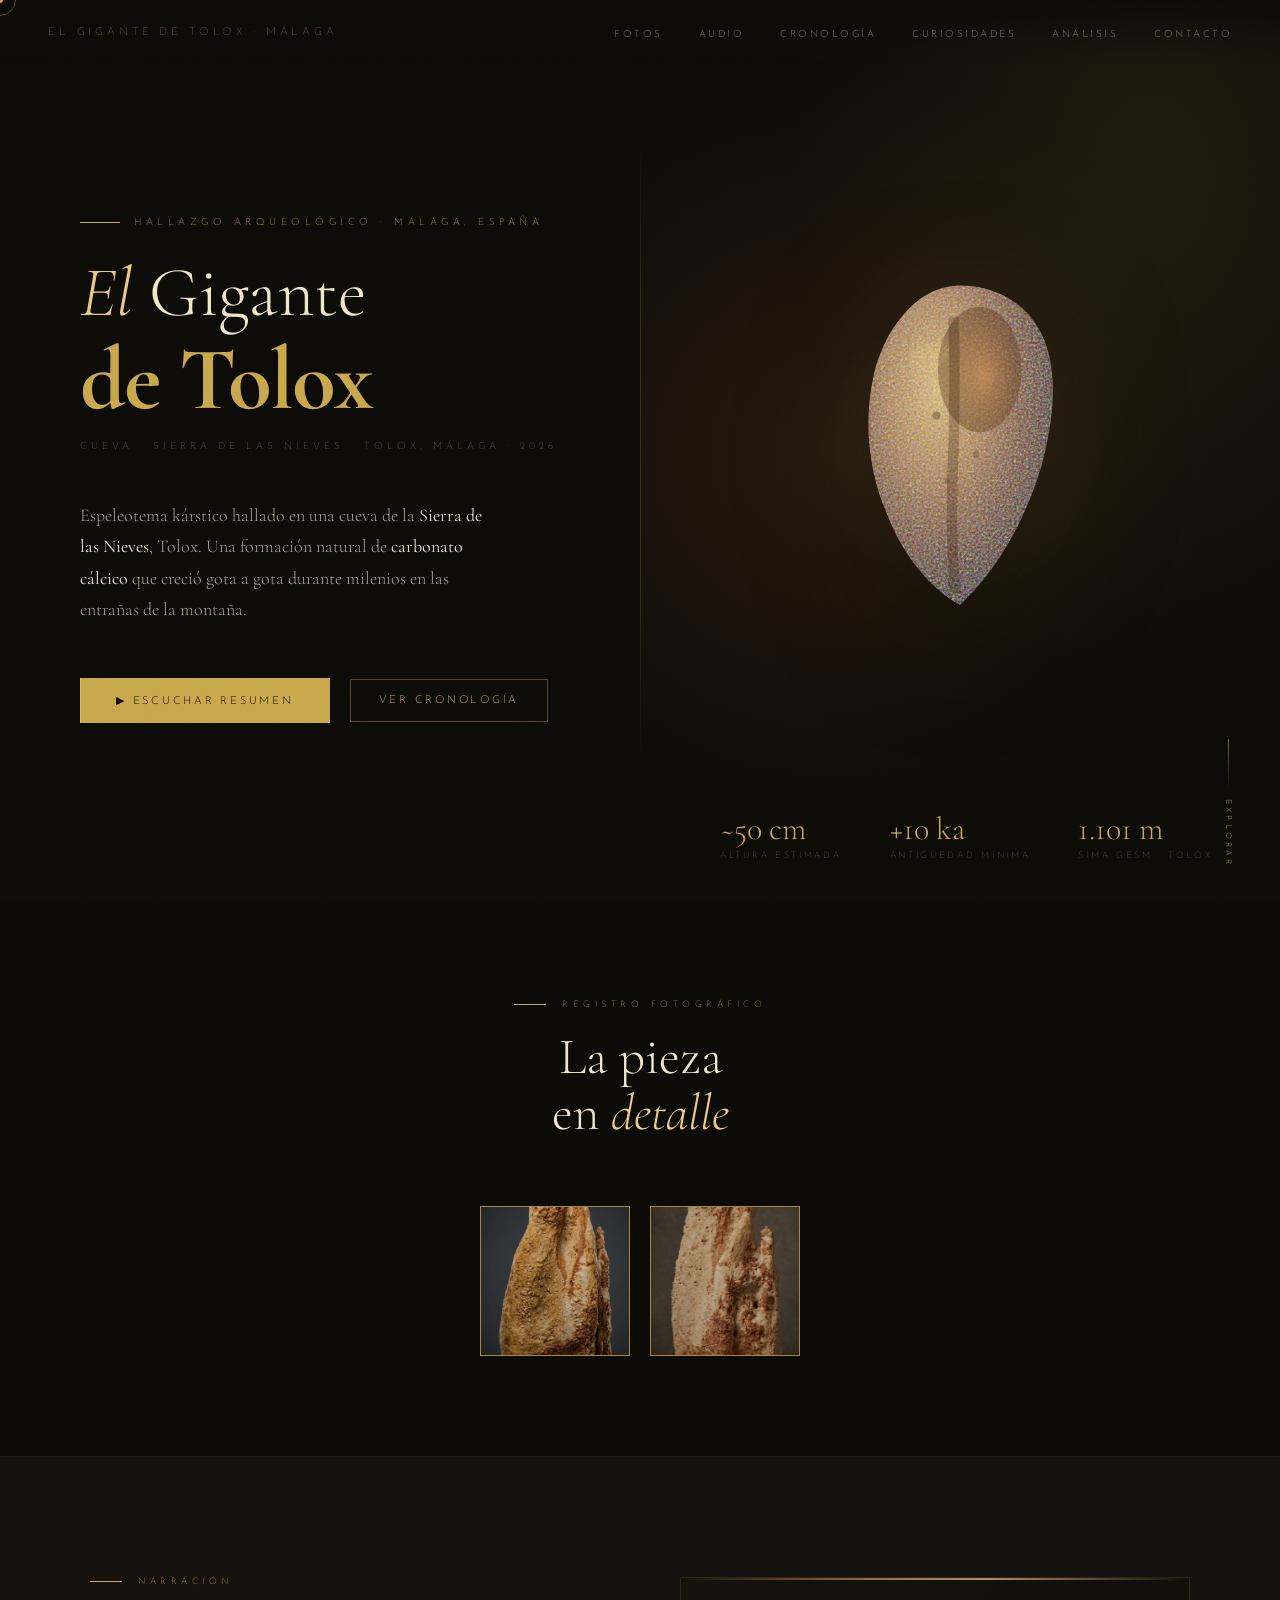
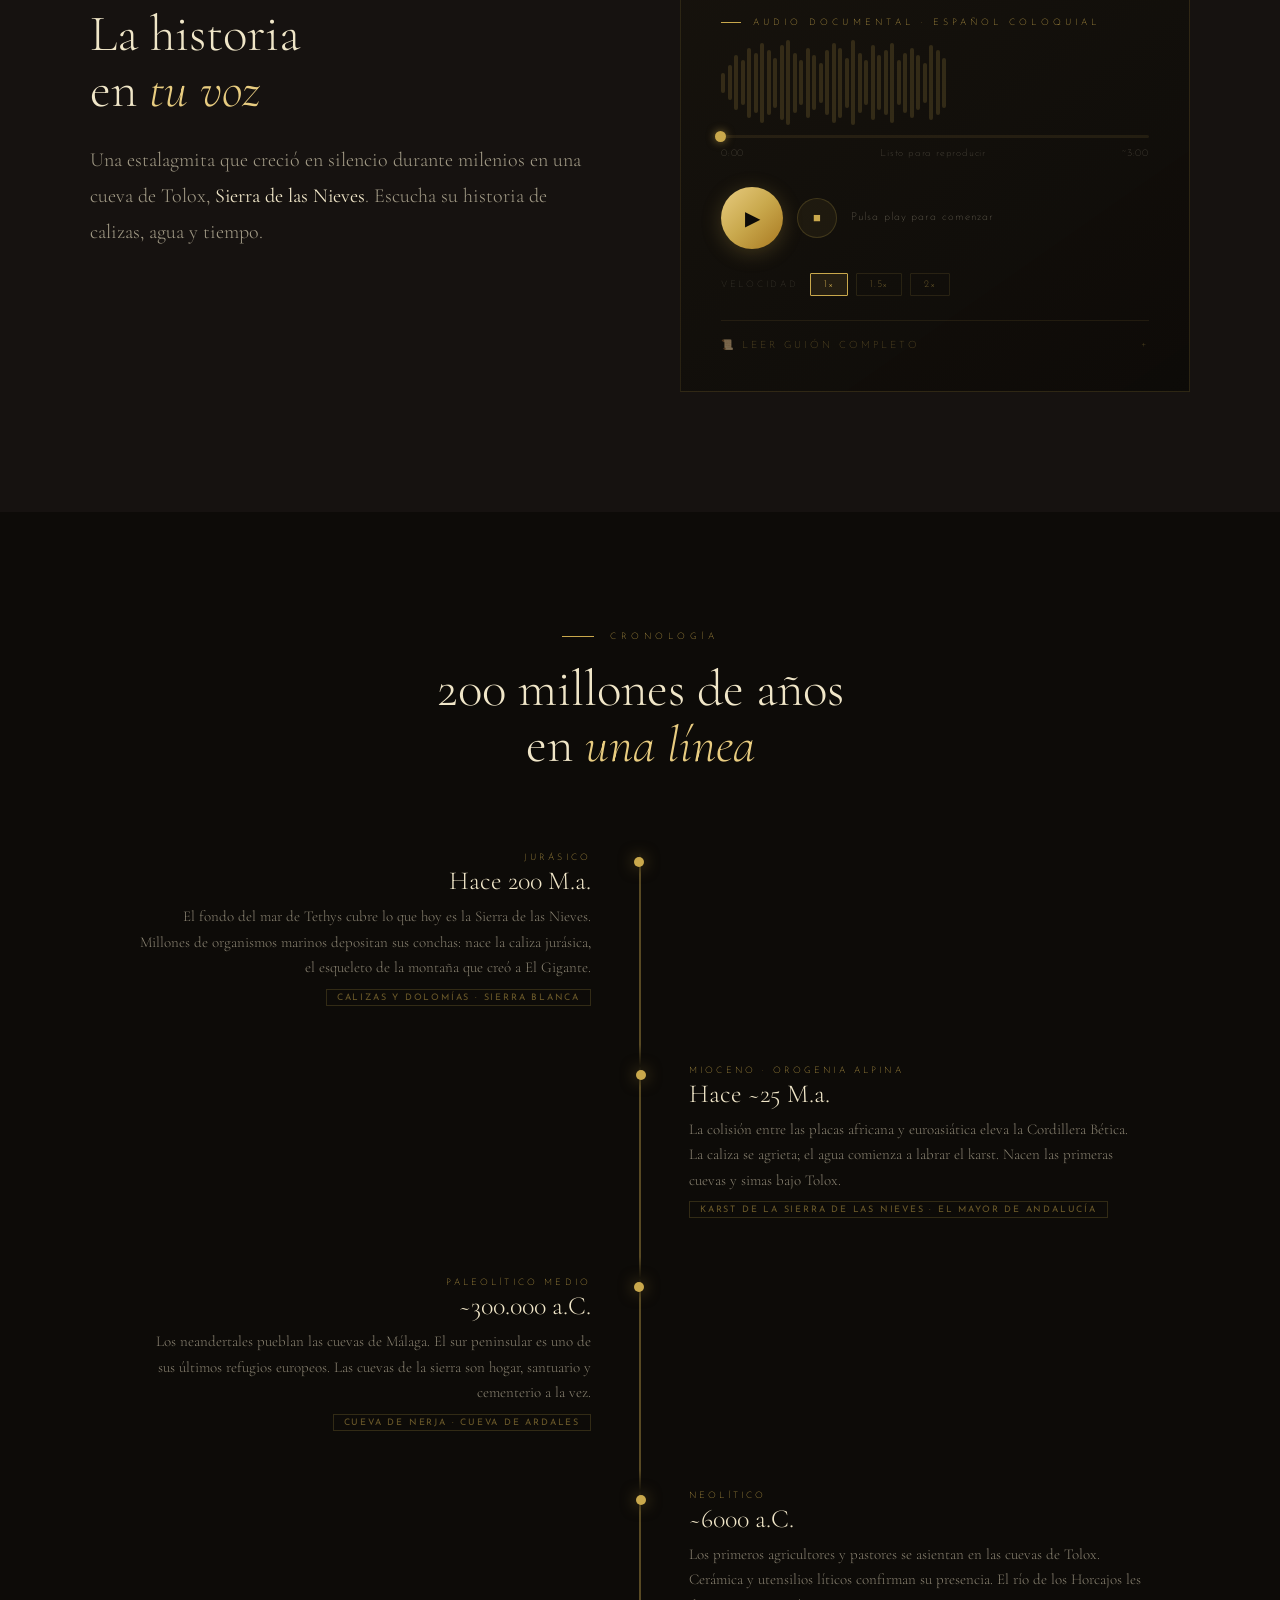
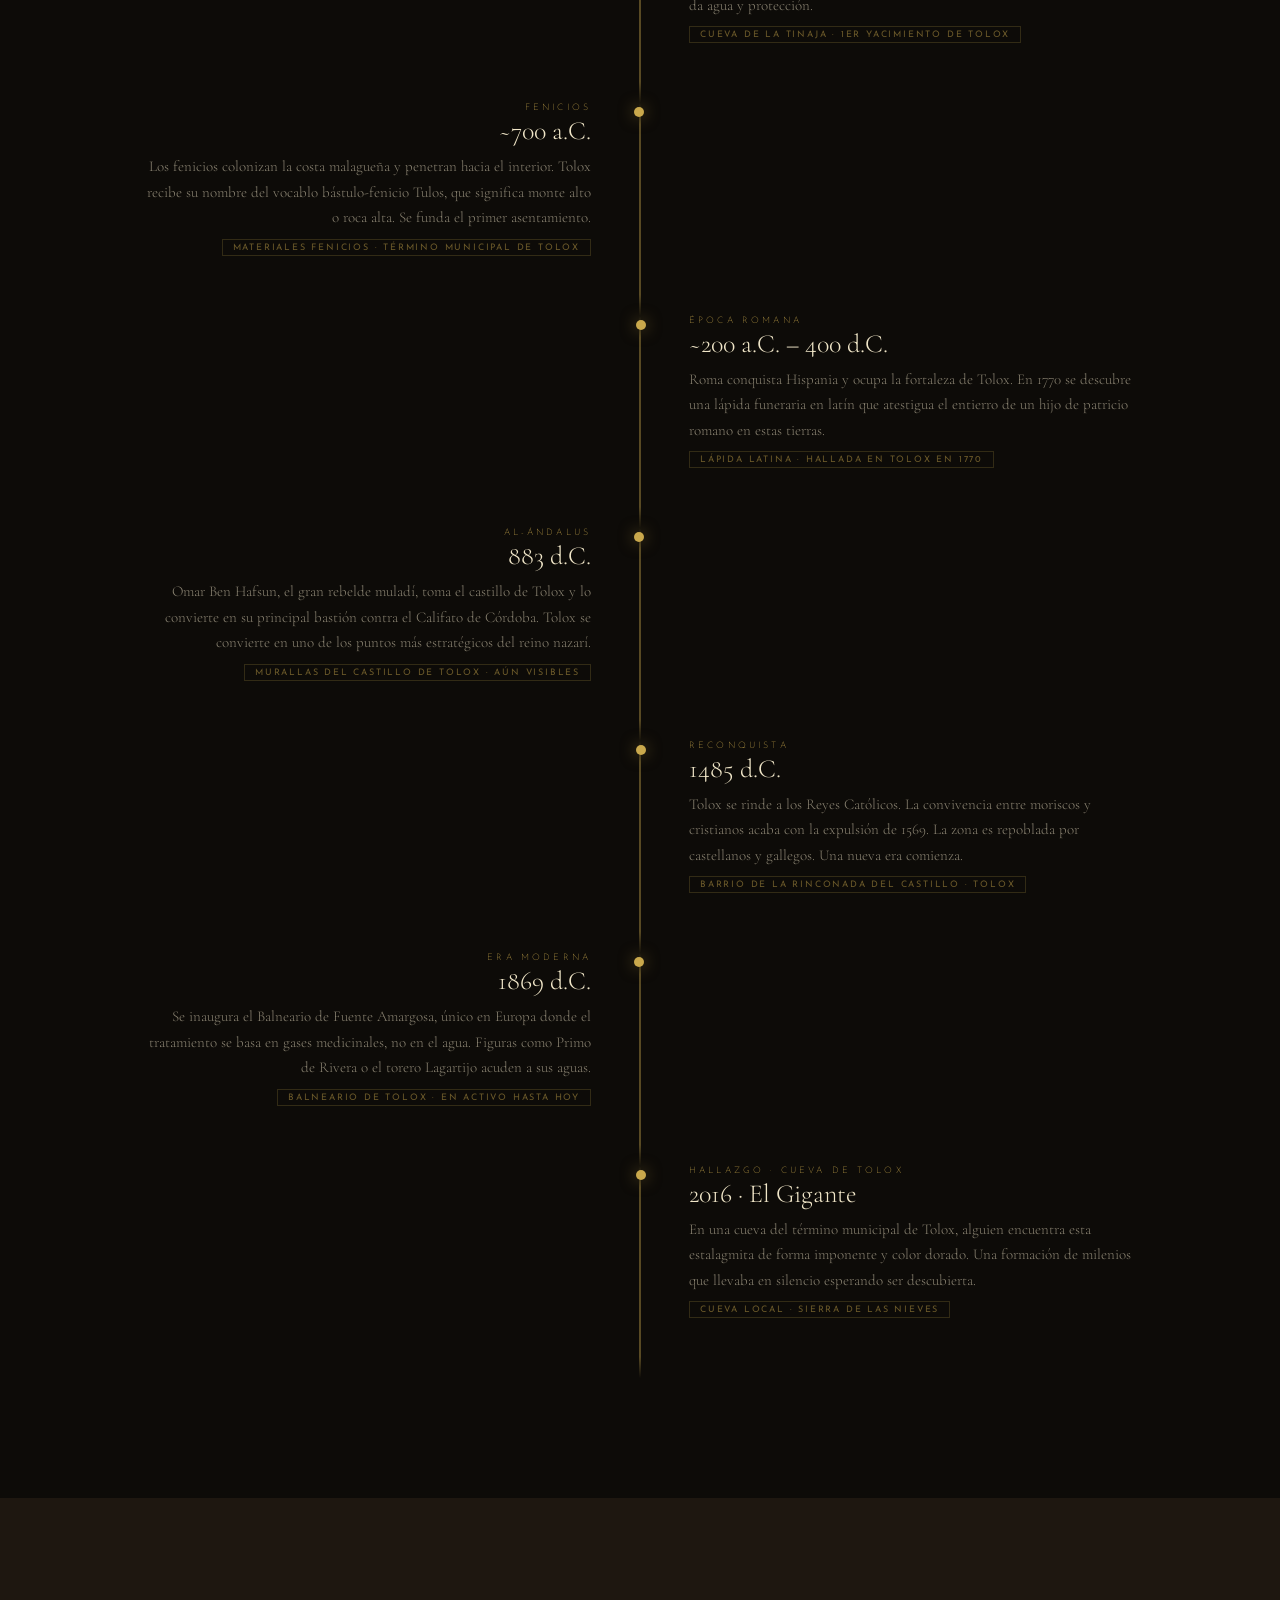
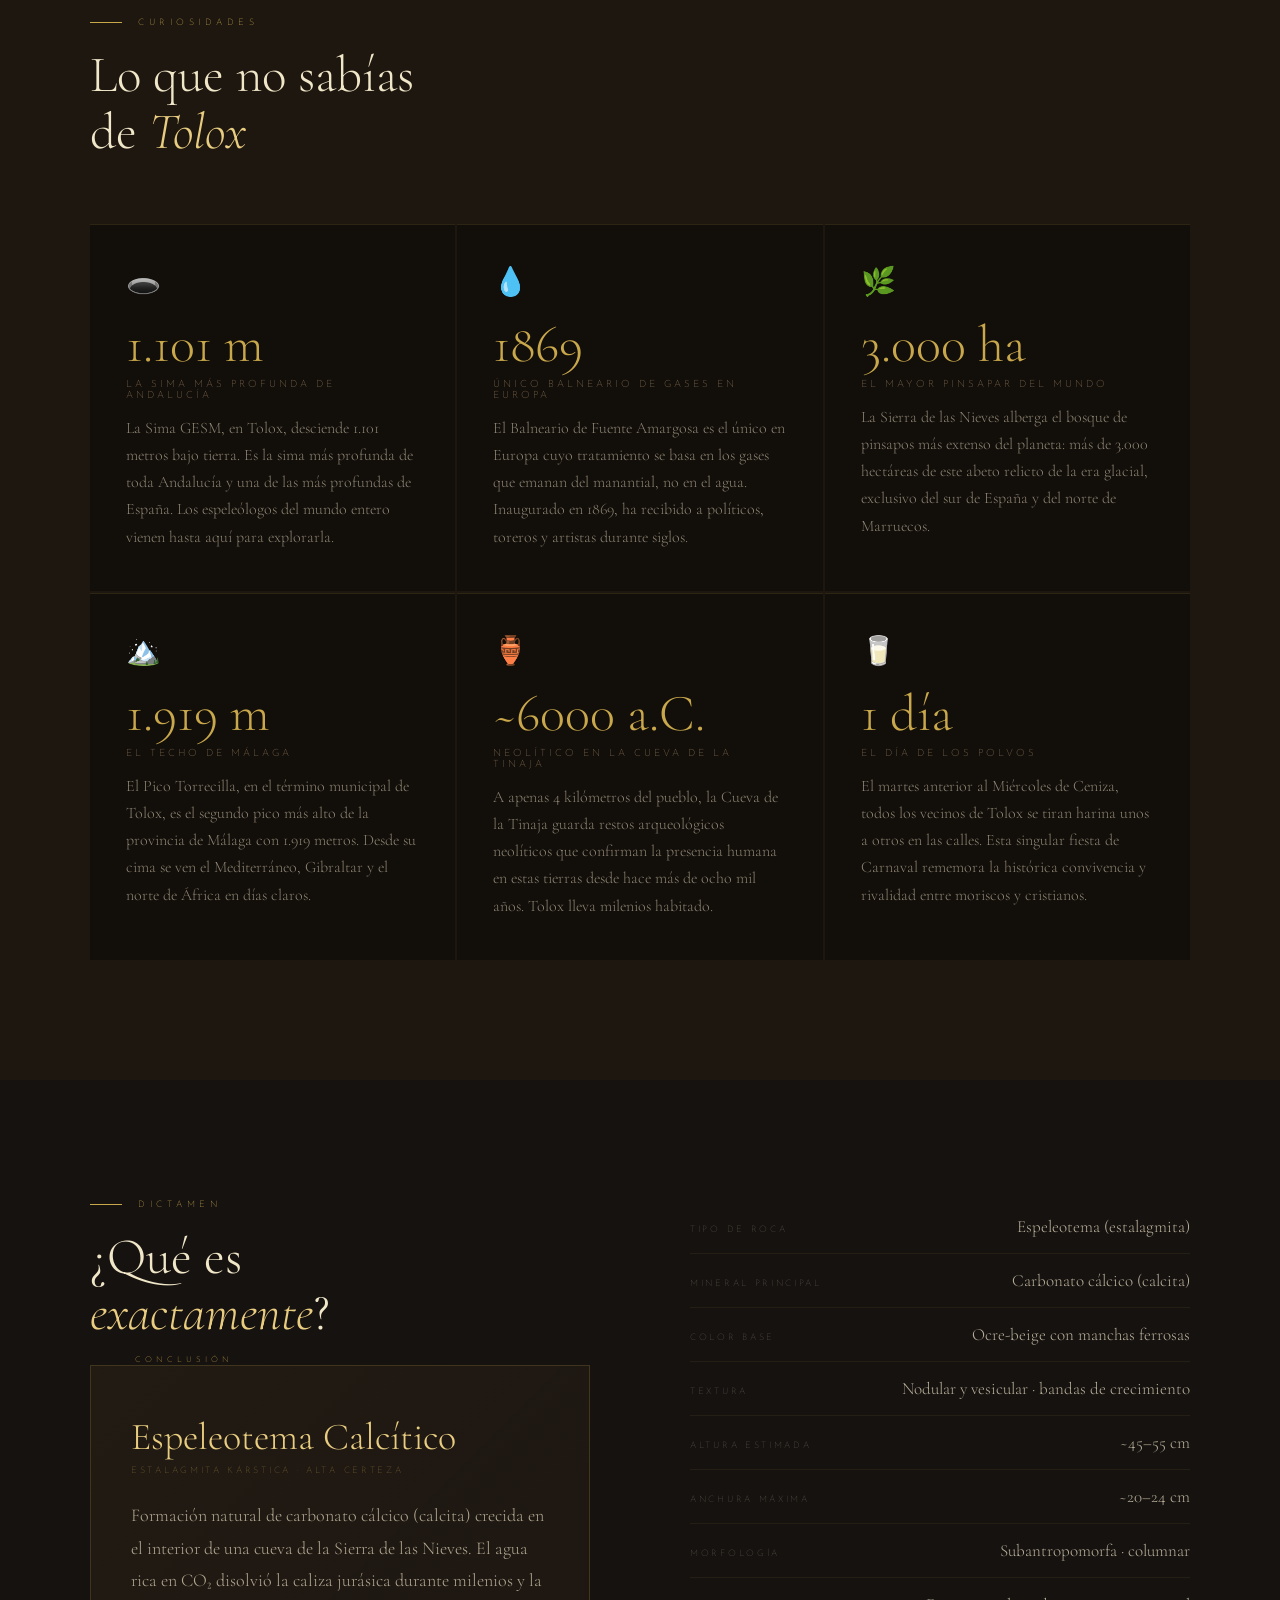
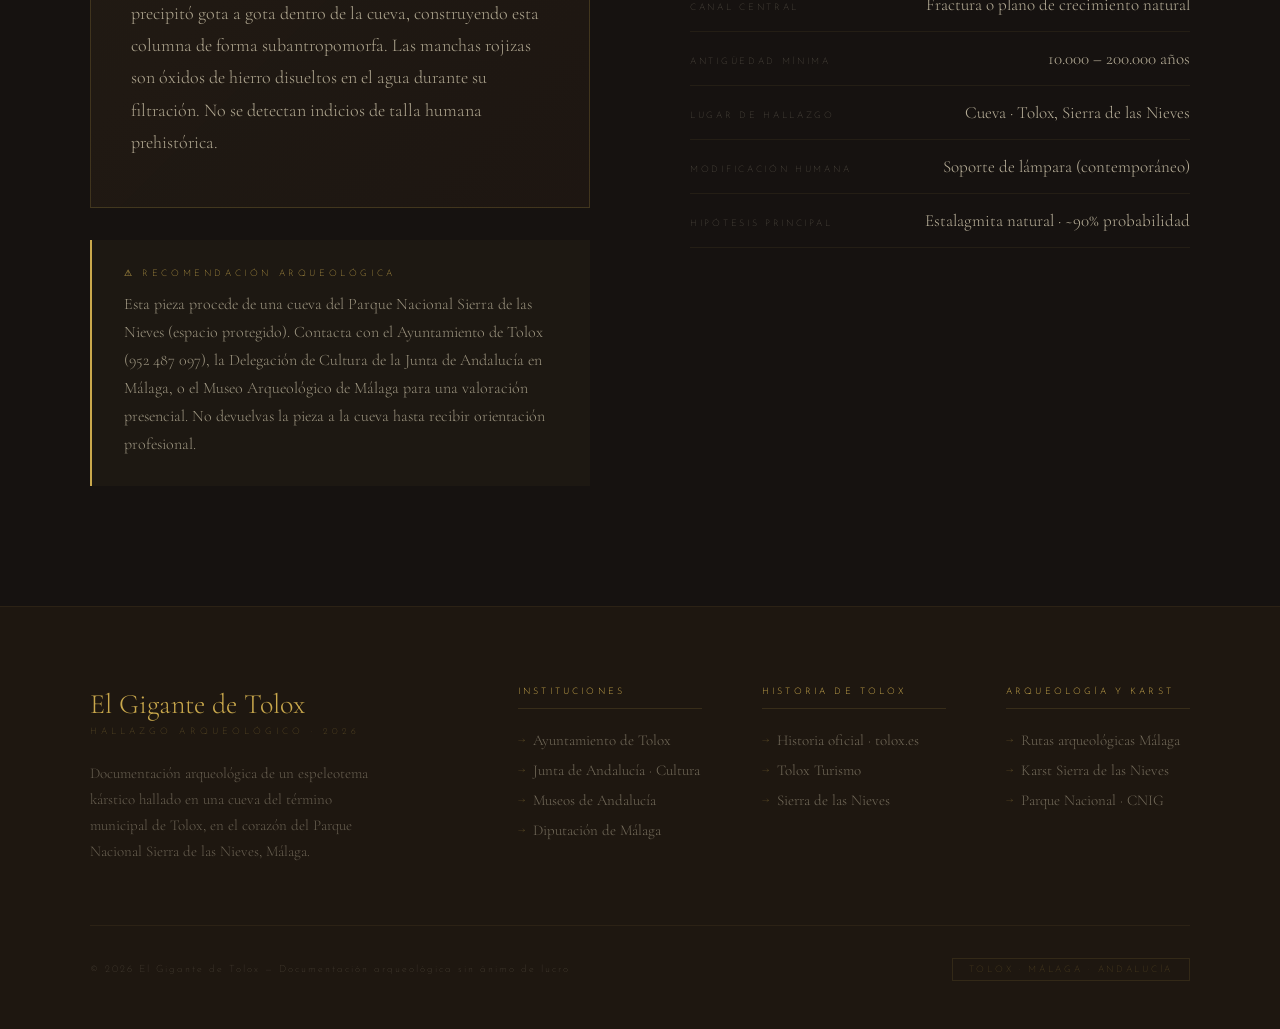
<file: tolox/index.html>
<!DOCTYPE html>
<html lang="es">
<head>
<meta charset="UTF-8">
<meta name="viewport" content="width=device-width, initial-scale=1.0">
<title>El Gigante de Tolox · Tolox — Hallazgo Arqueológico</title>
<link rel="preconnect" href="https://fonts.googleapis.com">
<link href="https://fonts.googleapis.com/css2?family=Cormorant+Garamond:ital,wght@0,300;0,400;0,600;0,700;1,300;1,400;1,600&family=Josefin+Sans:wght@100;200;300;400&display=swap" rel="stylesheet">
<style>
/* ════════════════════════════════════
   VARIABLES — NO CAMBIAR
════════════════════════════════════ */
:root {
  --gold:       #c9a84c;
  --gold-light: #e8cc80;
  --gold-dim:   #7a5f28;
  --obsidian:   #0d0b08;
  --charcoal:   #161210;
  --earth:      #1e1710;
  --parchment:  #f0e6c8;
  --stone-mid:  #8a7355;
  --serif: 'Cormorant Garamond', Georgia, serif;
  --sans:  'Josefin Sans', sans-serif;
}
*, *::before, *::after { margin:0; padding:0; box-sizing:border-box; }
html { scroll-behavior: smooth; }
body { background: var(--obsidian); color: var(--parchment); font-family: var(--serif); overflow-x: hidden; cursor: default; }

body::after {
  content: ''; position: fixed; inset: 0; pointer-events: none; z-index: 1000; mix-blend-mode: overlay;
  background-image: url("data:image/svg+xml,%3Csvg viewBox='0 0 512 512' xmlns='http://www.w3.org/2000/svg'%3E%3Cfilter id='n'%3E%3CfeTurbulence type='fractalNoise' baseFrequency='0.75' numOctaves='4' stitchTiles='stitch'/%3E%3C/filter%3E%3Crect width='100%25' height='100%25' filter='url(%23n)' opacity='0.035'/%3E%3C/svg%3E");
}

/* ── Cursor ── */
.cursor-dot { width:6px; height:6px; background:var(--gold); border-radius:50%; position:fixed; pointer-events:none; z-index:9999; transform:translate(-50%,-50%); }
.cursor-ring { width:32px; height:32px; border:1px solid rgba(201,168,76,.4); border-radius:50%; position:fixed; pointer-events:none; z-index:9998; transform:translate(-50%,-50%); transition:all .12s ease-out; }

/* ── Nav ── */
nav { position:fixed; top:0; left:0; right:0; z-index:900; display:flex; align-items:center; justify-content:space-between; padding:22px 48px; background:linear-gradient(to bottom,rgba(13,11,8,.95),transparent); backdrop-filter:blur(2px); }
.nav-brand { font-family:var(--sans); font-weight:100; font-size:11px; letter-spacing:.35em; text-transform:uppercase; color:var(--gold); }
.nav-links { display:flex; gap:36px; list-style:none; }
.nav-links a { font-family:var(--sans); font-size:10px; font-weight:300; letter-spacing:.25em; text-transform:uppercase; color:rgba(240,230,200,.5); text-decoration:none; transition:color .3s; }
.nav-links a:hover { color:var(--gold); }

/* ── Hero ── */
.hero { min-height:100vh; display:grid; grid-template-columns:1fr 1fr; position:relative; overflow:hidden; }
.hero-left { display:flex; flex-direction:column; justify-content:center; padding:120px 60px 80px 80px; position:relative; z-index:2; }
.hero-eyebrow { font-family:var(--sans); font-size:10px; font-weight:200; letter-spacing:.45em; text-transform:uppercase; color:var(--gold); margin-bottom:28px; display:flex; align-items:center; gap:14px; opacity:0; animation:fadeUp 1s .2s forwards; }
.hero-eyebrow::before { content:''; width:40px; height:1px; background:var(--gold); flex-shrink:0; }
.hero-title { font-family:var(--serif); font-weight:300; font-size:clamp(52px,5.5vw,82px); line-height:1.05; margin-bottom:10px; opacity:0; animation:fadeUp 1s .4s forwards; }
.hero-title .accent { font-style:italic; color:var(--gold-light); }
.hero-name { font-family:var(--serif); font-weight:700; font-size:clamp(64px,7vw,110px); line-height:.9; color:var(--gold); letter-spacing:-.02em; opacity:0; animation:fadeUp 1s .55s forwards; }
.hero-subtitle-line { font-family:var(--sans); font-size:10px; font-weight:200; letter-spacing:.4em; text-transform:uppercase; color:rgba(240,230,200,.4); margin-top:20px; margin-bottom:48px; opacity:0; animation:fadeUp 1s .7s forwards; }
.hero-desc { font-size:18px; font-weight:300; line-height:1.75; color:rgba(240,230,200,.7); max-width:420px; margin-bottom:52px; opacity:0; animation:fadeUp 1s .85s forwards; }
.hero-desc strong { color:var(--parchment); font-weight:400; }
.hero-cta-row { display:flex; gap:20px; align-items:center; opacity:0; animation:fadeUp 1s 1s forwards; }
.btn-primary { font-family:var(--sans); font-size:11px; font-weight:300; letter-spacing:.25em; text-transform:uppercase; padding:16px 36px; background:var(--gold); color:var(--obsidian); border:none; cursor:pointer; text-decoration:none; display:inline-block; transition:all .3s; position:relative; overflow:hidden; }
.btn-primary::after { content:''; position:absolute; inset:0; background:var(--gold-light); transform:translateX(-100%); transition:transform .4s ease; }
.btn-primary:hover::after { transform:translateX(0); }
.btn-primary span { position:relative; z-index:1; }
.btn-ghost { font-family:var(--sans); font-size:11px; font-weight:300; letter-spacing:.25em; text-transform:uppercase; padding:15px 28px; background:transparent; color:var(--gold); border:1px solid rgba(201,168,76,.4); cursor:pointer; text-decoration:none; display:inline-block; transition:all .3s; }
.btn-ghost:hover { border-color:var(--gold); background:rgba(201,168,76,.08); }
.hero-right { position:relative; display:flex; align-items:center; justify-content:center; overflow:hidden; }
.hero-bg-gradient { position:absolute; inset:0; background:radial-gradient(ellipse at 30% 50%,rgba(122,63,30,.25) 0%,transparent 60%),radial-gradient(ellipse at 80% 20%,rgba(201,168,76,.1) 0%,transparent 50%); }
.stone-container { position:relative; z-index:2; opacity:0; animation:stoneReveal 1.8s .6s forwards; }
@keyframes stoneReveal { from{opacity:0;transform:translateY(30px) rotate(-5deg)} to{opacity:1;transform:translateY(0) rotate(0)} }
.stone-glow { position:absolute; width:300px; height:300px; background:radial-gradient(circle,rgba(201,168,76,.2) 0%,transparent 70%); top:50%; left:50%; transform:translate(-50%,-50%); animation:glowPulse 4s ease-in-out infinite; }
@keyframes glowPulse { 0%,100%{transform:translate(-50%,-50%) scale(1);opacity:.6} 50%{transform:translate(-50%,-50%) scale(1.15);opacity:1} }
.stone-main-svg { width:280px; height:340px; filter:drop-shadow(0 30px 60px rgba(0,0,0,.8)) drop-shadow(0 0 40px rgba(201,168,76,.15)); animation:float 6s ease-in-out infinite; }
@keyframes float { 0%,100%{transform:translateY(0) rotate(0)} 33%{transform:translateY(-12px) rotate(1.5deg)} 66%{transform:translateY(-6px) rotate(-1deg)} }
.hero-data-bar { position:absolute; bottom:40px; left:80px; right:0; display:flex; gap:48px; opacity:0; animation:fadeUp 1s 1.3s forwards; }
.data-value { font-family:var(--serif); font-size:32px; font-weight:300; color:var(--gold); line-height:1; }
.data-label { font-family:var(--sans); font-size:9px; font-weight:200; letter-spacing:.3em; text-transform:uppercase; color:rgba(240,230,200,.35); margin-top:6px; }
.hero-divider { position:absolute; top:15%; bottom:15%; left:50%; width:1px; background:linear-gradient(to bottom,transparent,rgba(201,168,76,.2) 30%,rgba(201,168,76,.2) 70%,transparent); }
.scroll-hint { position:absolute; bottom:32px; right:48px; display:flex; flex-direction:column; align-items:center; gap:10px; opacity:0; animation:fadeUp 1s 1.6s forwards; }
.scroll-line { width:1px; height:50px; background:linear-gradient(to bottom,rgba(201,168,76,.6),transparent); animation:scrollLine 2s ease-in-out infinite; }
@keyframes scrollLine { 0%{transform:scaleY(0);transform-origin:top} 50%{transform:scaleY(1);transform-origin:top} 51%{transform:scaleY(1);transform-origin:bottom} 100%{transform:scaleY(0);transform-origin:bottom} }
.scroll-text { font-family:var(--sans); font-size:8px; letter-spacing:.4em; text-transform:uppercase; color:rgba(201,168,76,.5); writing-mode:vertical-rl; }

/* ── Commons ── */
.section-label { font-family:var(--sans); font-size:9px; font-weight:200; letter-spacing:.5em; text-transform:uppercase; color:var(--gold); display:flex; align-items:center; gap:16px; margin-bottom:20px; }
.section-label::before { content:''; width:32px; height:1px; background:var(--gold); flex-shrink:0; }
.section-heading { font-family:var(--serif); font-weight:300; font-size:clamp(34px,4vw,58px); line-height:1.1; margin-bottom:24px; }
.section-heading em { font-style:italic; color:var(--gold-light); }
.reveal { opacity:0; transform:translateY(30px); transition:opacity .9s ease,transform .9s ease; }
.reveal.visible { opacity:1; transform:translateY(0); }
.reveal-delay-1 { transition-delay:.15s; }
.reveal-delay-2 { transition-delay:.3s; }
.reveal-delay-3 { transition-delay:.45s; }
@keyframes fadeUp { from{opacity:0;transform:translateY(24px)} to{opacity:1;transform:translateY(0)} }

/* ── Photo section ── */
.photo-section { padding:100px 80px; background:var(--obsidian); border-bottom:1px solid rgba(201,168,76,.08); }
.photo-inner { max-width:1100px; margin:0 auto; }
.photo-header { text-align:center; margin-bottom:64px; }
.photo-grid { display:grid; grid-template-columns:1fr 1fr; gap:32px; }
.photo-frame { position:relative; aspect-ratio:3/4; background:rgba(30,23,16,.6); border:1px solid rgba(201,168,76,.18); overflow:hidden; cursor:pointer; transition:border-color .3s,box-shadow .3s; }
.photo-frame:hover { border-color:rgba(201,168,76,.5); box-shadow:0 0 40px rgba(201,168,76,.08); }
.photo-frame::before,.photo-frame::after { content:''; position:absolute; width:18px; height:18px; border-color:var(--gold); border-style:solid; opacity:.5; z-index:2; pointer-events:none; }
.photo-frame::before { top:10px; left:10px; border-width:1px 0 0 1px; }
.photo-frame::after  { bottom:10px; right:10px; border-width:0 1px 1px 0; }
.photo-frame-inner { position:absolute; inset:0; display:flex; flex-direction:column; align-items:center; justify-content:center; z-index:1; }
.photo-frame-inner::before,.photo-frame-inner::after { content:''; position:absolute; width:18px; height:18px; border-color:var(--gold); border-style:solid; opacity:.5; pointer-events:none; }
.photo-frame-inner::before { top:10px; right:10px; border-width:1px 1px 0 0; }
.photo-frame-inner::after  { bottom:10px; left:10px; border-width:0 0 1px 1px; }
.photo-placeholder-icon { font-size:36px; margin-bottom:16px; opacity:.3; transition:opacity .3s; }
.photo-frame:hover .photo-placeholder-icon { opacity:.6; }
.photo-placeholder-text { font-family:var(--sans); font-size:9px; font-weight:200; letter-spacing:.4em; text-transform:uppercase; color:rgba(201,168,76,.4); text-align:center; transition:color .3s; }
.photo-frame:hover .photo-placeholder-text { color:rgba(201,168,76,.7); }
.photo-upload-input { position:absolute; inset:0; opacity:0; cursor:pointer; z-index:3; }
.photo-loaded { position:absolute; inset:0; object-fit:cover; width:100%; height:100%; display:none; }
.photo-label { position:absolute; bottom:0; left:0; right:0; padding:20px 20px 16px; background:linear-gradient(to top,rgba(13,11,8,.92),transparent); font-family:var(--sans); font-size:9px; font-weight:200; letter-spacing:.3em; text-transform:uppercase; color:rgba(201,168,76,.7); z-index:2; pointer-events:none; }
.photo-remove-btn { position:absolute; top:14px; right:14px; z-index:4; background:rgba(13,11,8,.85); border:1px solid rgba(201,168,76,.3); color:var(--gold); width:28px; height:28px; border-radius:50%; font-size:14px; cursor:pointer; display:none; align-items:center; justify-content:center; transition:background .2s; }
.photo-remove-btn:hover { background:rgba(201,168,76,.2); }

/* ── Audio section ── */
.audio-section { padding:120px 80px; background:var(--charcoal); overflow:hidden; }
.audio-inner { max-width:1100px; margin:0 auto; display:grid; grid-template-columns:1fr 1fr; gap:80px; align-items:start; }
.audio-intro { font-size:20px; font-weight:300; line-height:1.8; color:rgba(240,230,200,.65); margin-bottom:32px; }
.audio-intro strong { color:var(--parchment); font-weight:400; }
.player-wrap { background:linear-gradient(145deg,rgba(22,18,12,.95),rgba(13,11,8,.98)); border:1px solid rgba(201,168,76,.15); padding:40px; position:relative; overflow:hidden; }
.player-wrap::before { content:''; position:absolute; top:0; left:0; right:0; height:2px; background:linear-gradient(90deg,transparent,var(--gold) 40%,var(--gold-light) 60%,transparent); opacity:.7; }
.player-eyebrow { font-family:var(--sans); font-size:9px; font-weight:200; letter-spacing:.45em; text-transform:uppercase; color:var(--gold); margin-bottom:28px; display:flex; align-items:center; gap:12px; }
.player-eyebrow::before { content:''; width:20px; height:1px; background:var(--gold); }
.waveform { display:flex; align-items:center; gap:2.5px; height:56px; margin-bottom:24px; padding:4px 0; }
.wave-bar { flex:1; max-width:4px; border-radius:3px; background:rgba(201,168,76,.18); transition:background .4s; }
.playing .wave-bar { animation:waveAnim var(--dur,1s) ease-in-out infinite; animation-delay:var(--delay,0s); background:linear-gradient(to top,var(--gold-dim),var(--gold)); }
@keyframes waveAnim { 0%,100%{transform:scaleY(.2);opacity:.4} 50%{transform:scaleY(1);opacity:1} }
.progress-track { height:3px; background:rgba(201,168,76,.1); margin-bottom:10px; cursor:pointer; position:relative; border-radius:2px; }
.progress-fill { height:100%; background:linear-gradient(90deg,var(--gold-dim),var(--gold),var(--gold-light)); width:0%; transition:width .4s linear; position:relative; border-radius:2px; }
.progress-fill::after { content:''; position:absolute; right:-5px; top:-4px; width:11px; height:11px; background:var(--gold); border-radius:50%; box-shadow:0 0 8px rgba(201,168,76,.6); }
.time-row { display:flex; justify-content:space-between; font-family:var(--sans); font-size:10px; font-weight:200; letter-spacing:.08em; color:rgba(240,230,200,.28); margin-bottom:28px; }
.controls-row { display:flex; align-items:center; gap:14px; margin-bottom:24px; }
.play-btn { width:62px; height:62px; border-radius:50%; background:linear-gradient(135deg,var(--gold-light),var(--gold),#a87820); border:none; cursor:pointer; display:flex; align-items:center; justify-content:center; color:var(--obsidian); font-size:20px; flex-shrink:0; transition:transform .2s,box-shadow .3s; box-shadow:0 4px 20px rgba(201,168,76,.25); position:relative; overflow:hidden; }
.play-btn:hover { transform:scale(1.07); box-shadow:0 6px 32px rgba(201,168,76,.5); }
.play-btn:active { transform:scale(.97); }
.play-btn.is-playing { animation:playerPulse 2.2s ease-in-out infinite; }
@keyframes playerPulse { 0%,100%{box-shadow:0 4px 20px rgba(201,168,76,.3),0 0 0 0 rgba(201,168,76,.15)} 50%{box-shadow:0 4px 28px rgba(201,168,76,.5),0 0 0 14px rgba(201,168,76,0)} }
.stop-btn { width:40px; height:40px; border-radius:50%; background:rgba(201,168,76,.07); border:1px solid rgba(201,168,76,.2); color:var(--gold); font-size:13px; cursor:pointer; display:flex; align-items:center; justify-content:center; transition:all .2s; flex-shrink:0; }
.stop-btn:hover { background:rgba(201,168,76,.16); border-color:var(--gold); }
.status-label { font-family:var(--sans); font-size:11px; font-weight:200; letter-spacing:.1em; color:rgba(240,230,200,.38); flex:1; min-width:0; }
/* ⚠️ VELOCIDADES: SOLO 1×, 1.5×, 2× — NO AÑADIR MÁS */
.speed-row { display:flex; align-items:center; gap:8px; flex-wrap:wrap; }
.speed-label { font-family:var(--sans); font-size:9px; font-weight:200; letter-spacing:.3em; text-transform:uppercase; color:rgba(240,230,200,.2); margin-right:4px; }
.spd { font-family:var(--sans); font-size:10px; font-weight:300; letter-spacing:.08em; padding:5px 13px; border:1px solid rgba(201,168,76,.13); background:none; color:rgba(201,168,76,.45); cursor:pointer; transition:all .2s; border-radius:1px; }
.spd.on { border-color:var(--gold); color:var(--gold); background:rgba(201,168,76,.1); }
.spd:hover:not(.on) { border-color:rgba(201,168,76,.3); color:rgba(201,168,76,.7); }
.transcript-toggle { width:100%; background:none; border:none; border-top:1px solid rgba(201,168,76,.1); padding:18px 0 0; margin-top:24px; display:flex; align-items:center; justify-content:space-between; cursor:pointer; color:rgba(201,168,76,.45); font-family:var(--sans); font-size:10px; font-weight:200; letter-spacing:.3em; text-transform:uppercase; transition:color .25s; }
.transcript-toggle:hover { color:var(--gold); }
.transcript-body { max-height:0; overflow:hidden; transition:max-height .6s cubic-bezier(.4,0,.2,1); }
.transcript-body.open { max-height:700px; overflow-y:auto; }
.transcript-text { padding:20px 0 4px 20px; font-size:15px; font-weight:300; line-height:1.9; color:rgba(240,230,200,.52); border-left:1px solid rgba(201,168,76,.1); margin-top:14px; white-space:pre-line; }

/* ── Timeline ── */
.timeline-section { padding:120px 80px; background:var(--obsidian); overflow:hidden; }
.timeline-inner { max-width:1100px; margin:0 auto; }
.timeline-header { text-align:center; margin-bottom:80px; }
.tl-grid { display:grid; grid-template-columns:1fr 2px 1fr; }
.tl-line { background:linear-gradient(to bottom,transparent,rgba(201,168,76,.4) 10%,rgba(201,168,76,.4) 90%,transparent); }
.tl-item { padding:0 48px 60px; position:relative; }
.tl-item.left { text-align:right; }
.tl-dot { position:absolute; width:10px; height:10px; background:var(--gold); border-radius:50%; top:4px; box-shadow:0 0 16px rgba(201,168,76,.5); }
.tl-item.right .tl-dot { left:-5px; }
.tl-item.left  .tl-dot { right:-5px; }
.tl-era { font-family:var(--sans); font-size:9px; font-weight:200; letter-spacing:.35em; text-transform:uppercase; color:var(--gold); margin-bottom:6px; }
.tl-date { font-family:var(--serif); font-size:26px; font-weight:300; color:var(--parchment); line-height:1; margin-bottom:10px; }
.tl-desc { font-size:15px; font-weight:300; line-height:1.7; color:rgba(240,230,200,.55); }
.tl-site { display:inline-block; margin-top:8px; font-family:var(--sans); font-size:9px; letter-spacing:.2em; text-transform:uppercase; color:rgba(201,168,76,.5); border:1px solid rgba(201,168,76,.2); padding:3px 10px; }

/* ── Facts ── */
.facts-section { padding:120px 80px; background:var(--earth); overflow:hidden; }
.facts-inner { max-width:1100px; margin:0 auto; }
.facts-header { margin-bottom:64px; }
.facts-grid { display:grid; grid-template-columns:repeat(3,1fr); gap:2px; }
.fact-card { background:rgba(13,11,8,.7); padding:40px 36px; border-top:1px solid rgba(201,168,76,.15); transition:background .3s; position:relative; overflow:hidden; }
.fact-card::before { content:''; position:absolute; top:0; left:0; right:0; height:1px; background:linear-gradient(90deg,transparent,var(--gold),transparent); transform:scaleX(0); transition:transform .4s; }
.fact-card:hover::before { transform:scaleX(1); }
.fact-card:hover { background:rgba(30,23,16,.85); }
.fact-icon { font-size:28px; margin-bottom:20px; display:block; }
.fact-num { font-family:var(--serif); font-size:52px; font-weight:300; color:var(--gold); line-height:1; margin-bottom:8px; }
.fact-num sup { font-size:22px; vertical-align:super; }
.fact-title { font-family:var(--sans); font-size:10px; font-weight:200; letter-spacing:.3em; text-transform:uppercase; color:var(--stone-mid); margin-bottom:14px; }
.fact-body { font-size:16px; font-weight:300; line-height:1.7; color:rgba(240,230,200,.55); }

/* ── Analysis ── */
.analysis-section { padding:120px 80px; background:var(--charcoal); }
.analysis-inner { max-width:1100px; margin:0 auto; display:grid; grid-template-columns:1fr 1fr; gap:100px; align-items:start; }
.verdict-box { background:linear-gradient(135deg,rgba(201,168,76,.06),rgba(122,63,30,.08)); border:1px solid rgba(201,168,76,.2); padding:48px 40px; position:relative; }
.verdict-box::before { content:'CONCLUSIÓN'; position:absolute; top:-10px; left:32px; background:var(--charcoal); padding:0 12px; font-family:var(--sans); font-size:8px; font-weight:200; letter-spacing:.5em; color:var(--gold); }
.verdict-type { font-family:var(--serif); font-size:38px; font-weight:300; color:var(--gold-light); margin-bottom:6px; }
.verdict-subtitle { font-family:var(--sans); font-size:9px; font-weight:200; letter-spacing:.3em; text-transform:uppercase; color:rgba(201,168,76,.5); margin-bottom:24px; }
.verdict-desc { font-size:18px; font-weight:300; line-height:1.8; color:rgba(240,230,200,.7); }
.action-callout { margin-top:32px; padding:28px 32px; border-left:2px solid var(--gold); background:rgba(201,168,76,.04); }
.callout-title { font-family:var(--sans); font-size:9px; font-weight:200; letter-spacing:.4em; text-transform:uppercase; color:var(--gold); margin-bottom:12px; }
.callout-text { font-size:16px; font-weight:300; line-height:1.75; color:rgba(240,230,200,.6); }
.properties-list { display:flex; flex-direction:column; gap:0; }
.prop-item { display:flex; justify-content:space-between; align-items:baseline; padding:16px 0; border-bottom:1px solid rgba(201,168,76,.08); gap:16px; }
.prop-key { font-family:var(--sans); font-size:9px; font-weight:200; letter-spacing:.3em; text-transform:uppercase; color:rgba(240,230,200,.3); flex-shrink:0; }
.prop-val { font-family:var(--serif); font-size:17px; font-weight:300; color:rgba(240,230,200,.75); text-align:right; }

/* ── Footer ── */
footer { padding:80px 80px 48px; background:var(--earth); border-top:1px solid rgba(201,168,76,.08); }
.footer-inner { max-width:1100px; margin:0 auto; }
.footer-top { display:grid; grid-template-columns:2fr 1fr 1fr 1fr; gap:60px; margin-bottom:60px; }
.footer-brand-name { font-family:var(--serif); font-size:28px; font-weight:300; color:var(--gold); margin-bottom:6px; }
.footer-brand-sub { font-family:var(--sans); font-size:9px; font-weight:200; letter-spacing:.45em; text-transform:uppercase; color:rgba(201,168,76,.4); margin-bottom:24px; }
.footer-desc { font-size:15px; font-weight:300; line-height:1.75; color:rgba(240,230,200,.35); max-width:300px; }
.footer-col-title { font-family:var(--sans); font-size:9px; font-weight:300; letter-spacing:.35em; text-transform:uppercase; color:var(--gold); margin-bottom:22px; padding-bottom:12px; border-bottom:1px solid rgba(201,168,76,.15); }
.footer-links { list-style:none; }
.footer-links li { margin-bottom:12px; }
.footer-links a { font-size:15px; font-weight:300; color:rgba(240,230,200,.4); text-decoration:none; transition:color .25s; display:flex; align-items:center; gap:8px; }
.footer-links a:hover { color:var(--gold); }
.footer-links a::before { content:'→'; font-size:11px; color:rgba(201,168,76,.3); transition:color .25s,transform .25s; }
.footer-links a:hover::before { color:var(--gold); transform:translateX(4px); }
.footer-bottom { display:flex; justify-content:space-between; align-items:center; padding-top:32px; border-top:1px solid rgba(201,168,76,.08); }
.footer-copy { font-family:var(--sans); font-size:10px; font-weight:200; letter-spacing:.2em; color:rgba(240,230,200,.2); }
.footer-badge { font-family:var(--sans); font-size:9px; font-weight:200; letter-spacing:.3em; text-transform:uppercase; color:rgba(201,168,76,.3); border:1px solid rgba(201,168,76,.12); padding:6px 16px; }

/* ── Responsive ── */
@media(max-width:900px){
  .hero{grid-template-columns:1fr;min-height:auto}.hero-right{height:350px}
  .hero-left{padding:120px 32px 60px}.hero-data-bar{left:32px;bottom:24px;gap:28px}
  .hero-divider{display:none}.audio-inner{grid-template-columns:1fr;gap:48px}
  .audio-section,.timeline-section,.facts-section,.analysis-section,.photo-section{padding:80px 32px}
  .tl-grid{grid-template-columns:2px 1fr}.tl-item.left{display:none}
  .tl-item.right{padding:0 0 48px 32px}.facts-grid{grid-template-columns:1fr}
  .analysis-inner{grid-template-columns:1fr;gap:48px}.photo-grid{grid-template-columns:1fr}
  footer{padding:60px 32px 40px}.footer-top{grid-template-columns:1fr 1fr;gap:40px}
  nav{padding:18px 24px}.nav-links{display:none}
}
</style>
</head>
<body>

<div class="cursor-dot" id="dot"></div>
<div class="cursor-ring" id="ring"></div>

<nav>
  <div class="nav-brand">El Gigante de Tolox · Málaga</div>
  <ul class="nav-links">
    <li><a href="#fotos">Fotos</a></li>
    <li><a href="#audio">Audio</a></li>
    <li><a href="#timeline">Cronología</a></li>
    <li><a href="#curiosidades">Curiosidades</a></li>
    <li><a href="#analisis">Análisis</a></li>
    <li><a href="#footer">Contacto</a></li>
  </ul>
</nav>

<!-- HERO -->
<section class="hero">
  <div class="hero-left">
    <div class="hero-eyebrow">Hallazgo arqueológico · Málaga, España</div>
    <h1 class="hero-title"><span class="accent">El</span> Gigante</h1>
    <div class="hero-name">de Tolox</div>
    <div class="hero-subtitle-line">Cueva · Sierra de las Nieves · Tolox, Málaga · 2026</div>
    <p class="hero-desc">Espeleotema kárstico hallado en una cueva de la <strong>Sierra de las Nieves</strong>, Tolox. Una formación natural de <strong>carbonato cálcico</strong> que creció gota a gota durante milenios en las entrañas de la montaña.</p>
    <div class="hero-cta-row">
      <a href="#audio" class="btn-primary"><span>▶ Escuchar resumen</span></a>
      <a href="#timeline" class="btn-ghost">Ver cronología</a>
    </div>
  </div>
  <div class="hero-right">
    <div class="hero-bg-gradient"></div>
    <div class="stone-container">
      <div class="stone-glow"></div>
      <svg class="stone-main-svg" viewBox="0 0 200 260" fill="none" xmlns="http://www.w3.org/2000/svg">
        <defs>
          <radialGradient id="g1" cx="38%" cy="32%" r="70%"><stop offset="0%" stop-color="#e0c070"/><stop offset="40%" stop-color="#b08040"/><stop offset="75%" stop-color="#6b3e12"/><stop offset="100%" stop-color="#2d1a06"/></radialGradient>
          <radialGradient id="g2" cx="55%" cy="55%" r="55%"><stop offset="0%" stop-color="#c4804a" stop-opacity="0.75"/><stop offset="100%" stop-color="#3d1f08" stop-opacity="0.4"/></radialGradient>
          <filter id="sf"><feTurbulence type="fractalNoise" baseFrequency="0.55" numOctaves="4" result="noise"/><feBlend in="SourceGraphic" in2="noise" mode="soft-light" result="b"/><feComposite in="b" in2="SourceGraphic" operator="in"/></filter>
          <clipPath id="sc"><path d="M96 6 C118 4 148 14 162 42 C176 70 172 108 162 145 C150 184 130 222 100 250 C78 238 56 212 44 180 C30 148 26 110 34 74 C42 40 66 8 96 6Z"/></clipPath>
        </defs>
        <path d="M96 6 C118 4 148 14 162 42 C176 70 172 108 162 145 C150 184 130 222 100 250 C78 238 56 212 44 180 C30 148 26 110 34 74 C42 40 66 8 96 6Z" fill="url(#g1)" filter="url(#sf)"/>
        <ellipse cx="115" cy="70" rx="32" ry="48" fill="url(#g2)" clip-path="url(#sc)" opacity="0.8"/>
        <path d="M95 30 Q97 80 94 160 Q93 190 96 240" stroke="rgba(40,20,5,0.25)" stroke-width="8" clip-path="url(#sc)" fill="none"/>
        <ellipse cx="76" cy="60" rx="16" ry="10" fill="rgba(255,230,150,0.1)" transform="rotate(-18 76 60)" clip-path="url(#sc)"/>
        <circle cx="82" cy="105" r="3" fill="rgba(40,20,5,0.3)" clip-path="url(#sc)"/>
        <circle cx="112" cy="135" r="2.5" fill="rgba(40,20,5,0.25)" clip-path="url(#sc)"/>
        <circle cx="90" cy="155" r="2" fill="rgba(40,20,5,0.2)" clip-path="url(#sc)"/>
      </svg>
    </div>
    <div class="hero-data-bar">
      <div class="data-item"><div class="data-value">~50 cm</div><div class="data-label">Altura estimada</div></div>
      <div class="data-item"><div class="data-value">+10 ka</div><div class="data-label">Antigüedad mínima</div></div>
      <div class="data-item"><div class="data-value">1.101 m</div><div class="data-label">Sima GESM · Tolox</div></div>
    </div>
  </div>
  <div class="hero-divider"></div>
  <div class="scroll-hint"><div class="scroll-line"></div><div class="scroll-text">Explorar</div></div>
</section>

<!-- FOTOS -->
<section class="photo-section" id="fotos">
  <div class="photo-inner">
    <div class="photo-header reveal">
      <div class="section-label" style="justify-content:center;">Registro fotográfico</div>
      <h2 class="section-heading" style="text-align:center;">La pieza<br>en <em>detalle</em></h2>
    </div>
    <div style="margin-top: 40px; display: flex; gap: 20px; justify-content: center;">
        <img src="../assets/gigante-tolox-1.jpg" alt="El Gigante 1" style="width: 150px; height: 150px; object-fit: cover; border: 1px solid var(--gold); opacity: 0.8; transition: opacity 0.3s;">
        <img src="../assets/gigante-tolox-2.jpg" alt="El Gigante 2" style="width: 150px; height: 150px; object-fit: cover; border: 1px solid var(--gold); opacity: 0.8; transition: opacity 0.3s;">
    </div>
  </div>
</section>

<!-- AUDIO -->
<section class="audio-section" id="audio">
  <div class="audio-inner">
    <div class="audio-text-col reveal">
      <div class="section-label">Narración</div>
      <h2 class="section-heading">La historia<br>en <em>tu voz</em></h2>
      <p class="audio-intro">Una estalagmita que creció en silencio durante milenios en una cueva de Tolox, <strong>Sierra de las Nieves</strong>. Escucha su historia de calizas, agua y tiempo.</p>
    </div>
    <div class="player-wrap reveal reveal-delay-1">
      <div class="player-eyebrow">Audio documental · Español coloquial</div>
      <div class="waveform" id="waveform"></div>
      <div class="progress-track"><div class="progress-fill" id="progressFill"></div></div>
      <div class="time-row">
        <span id="timeElapsed">0:00</span>
        <span id="statusLabel">Listo para reproducir</span>
        <span>~3:00</span>
      </div>
      <div class="controls-row">
        <button class="play-btn" id="playBtn" onclick="togglePlay()">▶</button>
        <button class="stop-btn" onclick="stopAudio()">■</button>
        <div class="status-label" id="statusText">Pulsa play para comenzar</div>
      </div>
      <!-- ⚠️ SOLO ESTAS TRES VELOCIDADES — NO MODIFICAR -->
      <div class="speed-row">
        <span class="speed-label">Velocidad</span>
        <button class="spd on" onclick="setSpeed(1.0,this)">1×</button>
        <button class="spd"    onclick="setSpeed(1.5,this)">1.5×</button>
        <button class="spd"    onclick="setSpeed(2.0,this)">2×</button>
      </div>
      <button class="transcript-toggle" onclick="toggleTranscript()">
        <span>📜 Leer guión completo</span><span id="tArrow">+</span>
      </button>
      <div class="transcript-body" id="transcriptBody">
        <div class="transcript-text" id="transcriptText"></div>
      </div>
    </div>
  </div>
</section>

<!-- TIMELINE -->
<section class="timeline-section" id="timeline">
  <div class="timeline-inner">
    <div class="timeline-header reveal">
      <div class="section-label" style="justify-content:center;">Cronología</div>
      <h2 class="section-heading" style="text-align:center;">200 millones de años<br>en <em>una línea</em></h2>
    </div>
    <div class="tl-grid">

      <!-- Fila 1 -->
      <div class="tl-item left reveal">
        <div class="tl-dot"></div>
        <div class="tl-era">Jurásico</div>
        <div class="tl-date">Hace 200 M.a.</div>
        <div class="tl-desc">El fondo del mar de Tethys cubre lo que hoy es la Sierra de las Nieves. Millones de organismos marinos depositan sus conchas: nace la caliza jurásica, el esqueleto de la montaña que creó a El Gigante.</div>
        <span class="tl-site">Calizas y dolomías · Sierra Blanca</span>
      </div>
      <div class="tl-line"></div>
      <div class="tl-item right reveal"></div>

      <!-- Fila 2 -->
      <div class="tl-item left reveal"></div>
      <div class="tl-line"></div>
      <div class="tl-item right reveal">
        <div class="tl-dot"></div>
        <div class="tl-era">Mioceno · Orogenia Alpina</div>
        <div class="tl-date">Hace ~25 M.a.</div>
        <div class="tl-desc">La colisión entre las placas africana y euroasiática eleva la Cordillera Bética. La caliza se agrieta; el agua comienza a labrar el karst. Nacen las primeras cuevas y simas bajo Tolox.</div>
        <span class="tl-site">Karst de la Sierra de las Nieves · el mayor de Andalucía</span>
      </div>

      <!-- Fila 3 -->
      <div class="tl-item left reveal">
        <div class="tl-dot"></div>
        <div class="tl-era">Paleolítico Medio</div>
        <div class="tl-date">~300.000 a.C.</div>
        <div class="tl-desc">Los neandertales pueblan las cuevas de Málaga. El sur peninsular es uno de sus últimos refugios europeos. Las cuevas de la sierra son hogar, santuario y cementerio a la vez.</div>
        <span class="tl-site">Cueva de Nerja · Cueva de Ardales</span>
      </div>
      <div class="tl-line"></div>
      <div class="tl-item right reveal"></div>

      <!-- Fila 4 -->
      <div class="tl-item left reveal"></div>
      <div class="tl-line"></div>
      <div class="tl-item right reveal">
        <div class="tl-dot"></div>
        <div class="tl-era">Neolítico</div>
        <div class="tl-date">~6000 a.C.</div>
        <div class="tl-desc">Los primeros agricultores y pastores se asientan en las cuevas de Tolox. Cerámica y utensilios líticos confirman su presencia. El río de los Horcajos les da agua y protección.</div>
        <span class="tl-site">Cueva de la Tinaja · 1er yacimiento de Tolox</span>
      </div>

      <!-- Fila 5 -->
      <div class="tl-item left reveal">
        <div class="tl-dot"></div>
        <div class="tl-era">Fenicios</div>
        <div class="tl-date">~700 a.C.</div>
        <div class="tl-desc">Los fenicios colonizan la costa malagueña y penetran hacia el interior. Tolox recibe su nombre del vocablo bástulo-fenicio Tulos, que significa monte alto o roca alta. Se funda el primer asentamiento.</div>
        <span class="tl-site">Materiales fenicios · Término municipal de Tolox</span>
      </div>
      <div class="tl-line"></div>
      <div class="tl-item right reveal"></div>

      <!-- Fila 6 -->
      <div class="tl-item left reveal"></div>
      <div class="tl-line"></div>
      <div class="tl-item right reveal">
        <div class="tl-dot"></div>
        <div class="tl-era">Época Romana</div>
        <div class="tl-date">~200 a.C. – 400 d.C.</div>
        <div class="tl-desc">Roma conquista Hispania y ocupa la fortaleza de Tolox. En 1770 se descubre una lápida funeraria en latín que atestigua el entierro de un hijo de patricio romano en estas tierras.</div>
        <span class="tl-site">Lápida latina · Hallada en Tolox en 1770</span>
      </div>

      <!-- Fila 7 -->
      <div class="tl-item left reveal">
        <div class="tl-dot"></div>
        <div class="tl-era">Al-Ándalus</div>
        <div class="tl-date">883 d.C.</div>
        <div class="tl-desc">Omar Ben Hafsun, el gran rebelde muladí, toma el castillo de Tolox y lo convierte en su principal bastión contra el Califato de Córdoba. Tolox se convierte en uno de los puntos más estratégicos del reino nazarí.</div>
        <span class="tl-site">Murallas del Castillo de Tolox · aún visibles</span>
      </div>
      <div class="tl-line"></div>
      <div class="tl-item right reveal"></div>

      <!-- Fila 8 -->
      <div class="tl-item left reveal"></div>
      <div class="tl-line"></div>
      <div class="tl-item right reveal">
        <div class="tl-dot"></div>
        <div class="tl-era">Reconquista</div>
        <div class="tl-date">1485 d.C.</div>
        <div class="tl-desc">Tolox se rinde a los Reyes Católicos. La convivencia entre moriscos y cristianos acaba con la expulsión de 1569. La zona es repoblada por castellanos y gallegos. Una nueva era comienza.</div>
        <span class="tl-site">Barrio de la Rinconada del Castillo · Tolox</span>
      </div>

      <!-- Fila 9 -->
      <div class="tl-item left reveal">
        <div class="tl-dot"></div>
        <div class="tl-era">Era Moderna</div>
        <div class="tl-date">1869 d.C.</div>
        <div class="tl-desc">Se inaugura el Balneario de Fuente Amargosa, único en Europa donde el tratamiento se basa en gases medicinales, no en el agua. Figuras como Primo de Rivera o el torero Lagartijo acuden a sus aguas.</div>
        <span class="tl-site">Balneario de Tolox · en activo hasta hoy</span>
      </div>
      <div class="tl-line"></div>
      <div class="tl-item right reveal"></div>

      <!-- Fila 10 -->
      <div class="tl-item left reveal"></div>
      <div class="tl-line"></div>
      <div class="tl-item right reveal">
        <div class="tl-dot"></div>
        <div class="tl-era">Hallazgo · Cueva de Tolox</div>
        <div class="tl-date">2016 · El Gigante</div>
        <div class="tl-desc">En una cueva del término municipal de Tolox, alguien encuentra esta estalagmita de forma imponente y color dorado. Una formación de milenios que llevaba en silencio esperando ser descubierta.</div>
        <span class="tl-site">Cueva local · Sierra de las Nieves</span>
      </div>

    </div>
  </div>
</section>

<!-- CURIOSIDADES -->
<section class="facts-section" id="curiosidades">
  <div class="facts-inner">
    <div class="facts-header reveal">
      <div class="section-label">Curiosidades</div>
      <h2 class="section-heading">Lo que no sabías<br>de <em>Tolox</em></h2>
    </div>
    <div class="facts-grid">

      <div class="fact-card reveal">
        <span class="fact-icon">🕳️</span>
        <div class="fact-num">1.101 m</div>
        <div class="fact-title">La sima más profunda de Andalucía</div>
        <div class="fact-body">La Sima GESM, en Tolox, desciende 1.101 metros bajo tierra. Es la sima más profunda de toda Andalucía y una de las más profundas de España. Los espeleólogos del mundo entero vienen hasta aquí para explorarla.</div>
      </div>

      <div class="fact-card reveal reveal-delay-1">
        <span class="fact-icon">💧</span>
        <div class="fact-num">1869</div>
        <div class="fact-title">Único balneario de gases en Europa</div>
        <div class="fact-body">El Balneario de Fuente Amargosa es el único en Europa cuyo tratamiento se basa en los gases que emanan del manantial, no en el agua. Inaugurado en 1869, ha recibido a políticos, toreros y artistas durante siglos.</div>
      </div>

      <div class="fact-card reveal reveal-delay-2">
        <span class="fact-icon">🌿</span>
        <div class="fact-num">3.000 ha</div>
        <div class="fact-title">El mayor pinsapar del mundo</div>
        <div class="fact-body">La Sierra de las Nieves alberga el bosque de pinsapos más extenso del planeta: más de 3.000 hectáreas de este abeto relicto de la era glacial, exclusivo del sur de España y del norte de Marruecos.</div>
      </div>

      <div class="fact-card reveal">
        <span class="fact-icon">🏔️</span>
        <div class="fact-num">1.919 m</div>
        <div class="fact-title">El techo de Málaga</div>
        <div class="fact-body">El Pico Torrecilla, en el término municipal de Tolox, es el segundo pico más alto de la provincia de Málaga con 1.919 metros. Desde su cima se ven el Mediterráneo, Gibraltar y el norte de África en días claros.</div>
      </div>

      <div class="fact-card reveal reveal-delay-1">
        <span class="fact-icon">🏺</span>
        <div class="fact-num">~6000 a.C.</div>
        <div class="fact-title">Neolítico en la Cueva de la Tinaja</div>
        <div class="fact-body">A apenas 4 kilómetros del pueblo, la Cueva de la Tinaja guarda restos arqueológicos neolíticos que confirman la presencia humana en estas tierras desde hace más de ocho mil años. Tolox lleva milenios habitado.</div>
      </div>

      <div class="fact-card reveal reveal-delay-2">
        <span class="fact-icon">🥛</span>
        <div class="fact-num">1 día</div>
        <div class="fact-title">El Día de los Polvos</div>
        <div class="fact-body">El martes anterior al Miércoles de Ceniza, todos los vecinos de Tolox se tiran harina unos a otros en las calles. Esta singular fiesta de Carnaval rememora la histórica convivencia y rivalidad entre moriscos y cristianos.</div>
      </div>

    </div>
  </div>
</section>

<!-- ANÁLISIS -->
<section class="analysis-section" id="analisis">
  <div class="analysis-inner">
    <div class="reveal">
      <div class="section-label">Dictamen</div>
      <h2 class="section-heading">¿Qué es<br><em>exactamente</em>?</h2>
      <div class="verdict-box">
        <div class="verdict-type">Espeleotema Calcítico</div>
        <div class="verdict-subtitle">Estalagmita kárstica · Alta certeza</div>
        <p class="verdict-desc">Formación natural de carbonato cálcico (calcita) crecida en el interior de una cueva de la Sierra de las Nieves. El agua rica en CO₂ disolvió la caliza jurásica durante milenios y la precipitó gota a gota dentro de la cueva, construyendo esta columna de forma subantropomorfa. Las manchas rojizas son óxidos de hierro disueltos en el agua durante su filtración. No se detectan indicios de talla humana prehistórica.</p>
      </div>
      <div class="action-callout">
        <div class="callout-title">⚠ Recomendación arqueológica</div>
        <p class="callout-text">Esta pieza procede de una cueva del Parque Nacional Sierra de las Nieves (espacio protegido). Contacta con el Ayuntamiento de Tolox (952 487 097), la Delegación de Cultura de la Junta de Andalucía en Málaga, o el Museo Arqueológico de Málaga para una valoración presencial. No devuelvas la pieza a la cueva hasta recibir orientación profesional.</p>
      </div>
    </div>
    <div class="reveal reveal-delay-1">
      <div class="properties-list">
        <div class="prop-item"><span class="prop-key">Tipo de roca</span><span class="prop-val">Espeleotema (estalagmita)</span></div>
        <div class="prop-item"><span class="prop-key">Mineral principal</span><span class="prop-val">Carbonato cálcico (calcita)</span></div>
        <div class="prop-item"><span class="prop-key">Color base</span><span class="prop-val">Ocre-beige con manchas ferrosas</span></div>
        <div class="prop-item"><span class="prop-key">Textura</span><span class="prop-val">Nodular y vesicular · bandas de crecimiento</span></div>
        <div class="prop-item"><span class="prop-key">Altura estimada</span><span class="prop-val">~45–55 cm</span></div>
        <div class="prop-item"><span class="prop-key">Anchura máxima</span><span class="prop-val">~20–24 cm</span></div>
        <div class="prop-item"><span class="prop-key">Morfología</span><span class="prop-val">Subantropomorfa · columnar</span></div>
        <div class="prop-item"><span class="prop-key">Canal central</span><span class="prop-val">Fractura o plano de crecimiento natural</span></div>
        <div class="prop-item"><span class="prop-key">Antigüedad mínima</span><span class="prop-val">10.000 – 200.000 años</span></div>
        <div class="prop-item"><span class="prop-key">Lugar de hallazgo</span><span class="prop-val">Cueva · Tolox, Sierra de las Nieves</span></div>
        <div class="prop-item"><span class="prop-key">Modificación humana</span><span class="prop-val">Soporte de lámpara (contemporáneo)</span></div>
        <div class="prop-item"><span class="prop-key">Hipótesis principal</span><span class="prop-val">Estalagmita natural · ~90% probabilidad</span></div>
      </div>
    </div>
  </div>
</section>

<!-- FOOTER -->
<footer id="footer">
  <div class="footer-inner">
    <div class="footer-top">
      <div>
        <div class="footer-brand-name">El Gigante de Tolox</div>
        <div class="footer-brand-sub">Hallazgo arqueológico · 2026</div>
        <p class="footer-desc">Documentación arqueológica de un espeleotema kárstico hallado en una cueva del término municipal de Tolox, en el corazón del Parque Nacional Sierra de las Nieves, Málaga.</p>
      </div>
      <div>
        <div class="footer-col-title">Instituciones</div>
        <ul class="footer-links">
          <li><a href="https://www.tolox.es/" target="_blank" rel="noopener">Ayuntamiento de Tolox</a></li>
          <li><a href="https://www.juntadeandalucia.es/organismos/culturaypatrimoniohistorico.html" target="_blank" rel="noopener">Junta de Andalucía · Cultura</a></li>
          <li><a href="https://www.museosdeandalucia.es" target="_blank" rel="noopener">Museos de Andalucía</a></li>
          <li><a href="https://www.malaga.es/" target="_blank" rel="noopener">Diputación de Málaga</a></li>
        </ul>
      </div>
      <div>
        <div class="footer-col-title">Historia de Tolox</div>
        <ul class="footer-links">
          <li><a href="https://www.tolox.es/230/historia" target="_blank" rel="noopener">Historia oficial · tolox.es</a></li>
          <li><a href="https://www.toloxturismo.com/en/history-of-tolox/" target="_blank" rel="noopener">Tolox Turismo</a></li>
          <li><a href="https://www.i-sierradelasnieves.com/tolox/" target="_blank" rel="noopener">Sierra de las Nieves</a></li>
        </ul>
      </div>
      <div>
        <div class="footer-col-title">Arqueología y Karst</div>
        <ul class="footer-links">
          <li><a href="https://rutasarqueologicas.malaga.eu" target="_blank" rel="noopener">Rutas arqueológicas Málaga</a></li>
          <li><a href="https://www.malaga.es/en/laprovincia/8797/com1_md3_cd-45648/karst-in-the-sierra-de-las-nieves" target="_blank" rel="noopener">Karst Sierra de las Nieves</a></li>
          <li><a href="https://parquesnacionales.cnig.es/en/sierra-de-las-nieves" target="_blank" rel="noopener">Parque Nacional · CNIG</a></li>
        </ul>
      </div>
    </div>
    <div class="footer-bottom">
      <div class="footer-copy">© 2026 El Gigante de Tolox — Documentación arqueológica sin ánimo de lucro</div>
      <div class="footer-badge">Tolox · Málaga · Andalucía</div>
    </div>
  </div>
</footer>

<script>
/* ─── Cursor ─── */
const dot=document.getElementById('dot'),ring=document.getElementById('ring');
let mx=0,my=0,rx=0,ry=0;
document.addEventListener('mousemove',e=>{mx=e.clientX;my=e.clientY;});
(function animC(){dot.style.left=mx+'px';dot.style.top=my+'px';rx+=(mx-rx)*.12;ry+=(my-ry)*.12;ring.style.left=rx+'px';ring.style.top=ry+'px';requestAnimationFrame(animC);})();

/* ─── Scroll reveal ─── */
const io=new IntersectionObserver(e=>e.forEach(x=>{if(x.isIntersecting)x.target.classList.add('visible');}),{threshold:.12});
document.querySelectorAll('.reveal').forEach(el=>io.observe(el));

/* ─── Waveform ─── */
const wf=document.getElementById('waveform');
[20,35,55,45,70,60,80,65,50,75,85,60,45,70,55,40,65,80,70,50,85,60,45,75,55,65,80,45,60,70,55,40,75,65,50].forEach((h,i)=>{
  const b=document.createElement('div');b.className='wave-bar';b.style.height=h+'px';
  b.style.setProperty('--dur',(0.6+Math.random()*.8).toFixed(2)+'s');
  b.style.setProperty('--delay',(i*.04).toFixed(2)+'s');wf.appendChild(b);
});

/* ─── Audio script ─── */
const script=`Imagínate esto: estás en una cueva de Tolox, ahí en plena Sierra de las Nieves, y de repente te encuentras con esto. Una piedra que se levanta imponente, casi como si te estuviera vigilando desde hace miles de años. Pues así nació El Gigante de Tolox.

Tolox es un pueblo con una historia que te flipa. Su nombre viene del bástulo Tulos, que significa literalmente monte alto o roca alta. Y te juro que cuando lo visitas, entiendes por qué. Es un pueblo blanco encaramado en la sierra, rodeado de pinsapos centenarios, con el Pico Torrecilla ahí al fondo, a casi 1.919 metros. El techo de Málaga. Y justo debajo de sus pies, la Sima GESM baja 1.101 metros hacia el interior de la tierra. Que sí, mil cien metros para abajo. La sima más profunda de toda Andalucía. Eso es una pasada.

Pero volvamos a nuestra piedra. Porque El Gigante no es una piedra cualquiera. Es un espeleotema, que viene a ser una formación que crece dentro de las cuevas, gota a gota, durante miles y miles de años. Fíjate qué nivel: imagínate el agua de lluvia filtrándose por la caliza de la sierra, cargándose de minerales, y luego goteando dentro de la cueva. Cada gota deja un poquito de carbonato cálcico. Un poquito hoy, un poquito mañana, durante diez mil años o más. Y así crece El Gigante. Gota a gota. Sin prisa. Sin parar. Te lo juro, cuando lo ves en persona se te ponen los pelos de punta.

El color ocre y esas manchas rojizas que ves por toda la superficie, eso son óxidos de hierro. El agua que formó esta pieza llevaba hierro disuelto, y al precipitarse junto con el calcio, le dio ese tono cálido, dorado, casi como de miel antigua con vetas de canela. Y la textura rugosa y con burbujitas es típica de los espeleotemas ricos en calcita, la misma roca que forma las estalactitas que seguro has visto en fotos de cuevas. La naturaleza como la mejor escultora del mundo, fíjate qué nivel.

Ahora, te pregunto algo. ¿Te imaginas quién pudo haber pasado por esa cueva a lo largo de los siglos? Pues mira, en Tolox hay evidencia de presencia humana desde el Neolítico, hace más de seis mil años. La Cueva de la Tinaja, a cuatro kilómetros del pueblo, guarda restos de aquellos primeros pobladores. Después llegaron los fenicios, que probablemente fundaron el asentamiento original y le dieron el nombre. Luego los romanos, que dejaron incluso una lápida funeraria que apareció en el año 1770. Y después Omar Ben Hafsun, que en el 883 convirtió Tolox en uno de sus principales bastiones contra el Califato de Córdoba. Y con los Reyes Católicos, la reconquista en 1485. Cada civilización, pasando por el mismo sitio donde el Gigante ya llevaba creciendo milenios en la oscuridad.

La curiosidad geológica más alucinante de la zona, aparte de nuestra estalagmita, es que la Sierra de las Nieves también alberga el mayor macizo de peridotitas del mundo. Esas rocas ígneas rojizas y oscuras que ves al caminar por la sierra parda. Solo hay otro comparable en los Urales rusos. Aquí, en Tolox, el suelo te puede dar calizas blancas y peridotitas pardas en cuestión de metros. Eso es única en el planeta.

Y El Gigante, en concreto, lo más probable es que sea una estalagmita o un fragmento de columna de cueva, formada de manera completamente natural. No hay señales claras de que ninguna mano prehistórica la tallara. La forma tan vertical, tan casi humana que tiene, eso es pura obra de la naturaleza. Que a veces, te digo yo, la naturaleza es el mejor artista que ha existido.

Y para terminar: si tienes esta pieza en casa, lo ideal sería ponerse en contacto con el Ayuntamiento de Tolox o con la Delegación de Cultura de la Junta de Andalucía en Málaga, y dejar que alguien la valore presencialmente. Porque El Gigante lleva miles de años esperando. Se merece que alguien le diga exactamente quién es y de dónde viene.`;

document.getElementById('transcriptText').textContent=script;

/* ─── Player ─── */
let utter=null,playing=false,paused=false,speed=1.0;
let startTs=null,elapsed=0,progInt=null;
const totalDur=185000;

function togglePlay(){if(!window.speechSynthesis)return;if(playing&&!paused)pauseAudio();else if(paused)resumeAudio();else startAudio();}

function startAudio(){
  window.speechSynthesis.cancel();
  utter=new SpeechSynthesisUtterance(script);
  utter.lang='es-ES';utter.rate=speed;utter.pitch=1.0;
  const voices=window.speechSynthesis.getVoices();
  const v=voices.find(v=>v.lang.startsWith('es')&&(v.name.includes('Monica')||v.name.includes('Elvira')||v.name.includes('Monica')||v.name.includes('Paulina')||v.name.includes('Female')))||voices.find(v=>v.lang.startsWith('es'));
  if(v)utter.voice=v;
  utter.onstart=()=>{playing=true;paused=false;elapsed=0;startTs=Date.now();document.getElementById('playBtn').textContent='⏸';document.getElementById('playBtn').classList.add('is-playing');document.getElementById('waveform').classList.add('playing');document.getElementById('statusText').textContent='Reproduciendo...';startProg();};
  utter.onend=()=>{playing=false;paused=false;document.getElementById('playBtn').textContent='▶';document.getElementById('playBtn').classList.remove('is-playing');document.getElementById('waveform').classList.remove('playing');document.getElementById('statusText').textContent='✓ Completado';document.getElementById('progressFill').style.width='100%';clearInterval(progInt);};
  utter.onerror=()=>stopAudio();
  window.speechSynthesis.speak(utter);
}

function pauseAudio(){window.speechSynthesis.pause();playing=false;paused=true;elapsed+=Date.now()-startTs;document.getElementById('playBtn').textContent='▶';document.getElementById('playBtn').classList.remove('is-playing');document.getElementById('waveform').classList.remove('playing');document.getElementById('statusText').textContent='⏸ Pausado';clearInterval(progInt);}
function resumeAudio(){window.speechSynthesis.resume();playing=true;paused=false;startTs=Date.now();document.getElementById('playBtn').textContent='⏸';document.getElementById('playBtn').classList.add('is-playing');document.getElementById('waveform').classList.add('playing');document.getElementById('statusText').textContent='Reproduciendo...';startProg();}
function stopAudio(){window.speechSynthesis.cancel();playing=false;paused=false;elapsed=0;startTs=null;document.getElementById('playBtn').textContent='▶';document.getElementById('playBtn').classList.remove('is-playing');document.getElementById('waveform').classList.remove('playing');document.getElementById('progressFill').style.width='0%';document.getElementById('statusText').textContent='Pulsa play para comenzar';document.getElementById('statusLabel').textContent='Listo para reproducir';document.getElementById('timeElapsed').textContent='0:00';clearInterval(progInt);}
function startProg(){clearInterval(progInt);const adj=totalDur/speed;progInt=setInterval(()=>{const total=elapsed+(Date.now()-startTs);const pct=Math.min((total/adj)*100,98);document.getElementById('progressFill').style.width=pct+'%';const s=Math.floor(total/1000);document.getElementById('timeElapsed').textContent=Math.floor(s/60)+':'+String(s%60).padStart(2,'0');const r=Math.max(0,Math.round((adj-total)/1000));document.getElementById('statusLabel').textContent='~'+Math.floor(r/60)+':'+String(r%60).padStart(2,'0')+' restantes';},400);}
/* ⚠️ setSpeed solo acepta 1.0, 1.5 y 2.0 */
function setSpeed(s,btn){speed=s;document.querySelectorAll('.spd').forEach(b=>b.classList.remove('on'));btn.classList.add('on');if(playing||paused)stopAudio();}
function toggleTranscript(){const b=document.getElementById('transcriptBody'),a=document.getElementById('tArrow');b.classList.toggle('open');a.textContent=b.classList.contains('open')?'−':'+';}

/* ─── Photo loader ─── */
function loadPhoto(input,frameId,imgId,rmId){
  const file=input.files[0];if(!file)return;
  const reader=new FileReader();
  reader.onload=e=>{
    const img=document.getElementById(imgId);
    img.src=e.target.result;img.style.display='block';
    const rm=document.getElementById(rmId);rm.style.display='flex';
    document.querySelector('#'+frameId+' .photo-frame-inner').style.opacity='0';
  };
  reader.readAsDataURL(file);
}
function removePhoto(frameId,imgId,rmId){
  const img=document.getElementById(imgId);img.src='';img.style.display='none';
  document.getElementById(rmId).style.display='none';
  document.querySelector('#'+frameId+' .photo-frame-inner').style.opacity='1';
  document.querySelector('#'+frameId+' .photo-upload-input').value='';
}

window.speechSynthesis.onvoiceschanged=()=>window.speechSynthesis.getVoices();
</script>
</body>
</html>
</file>
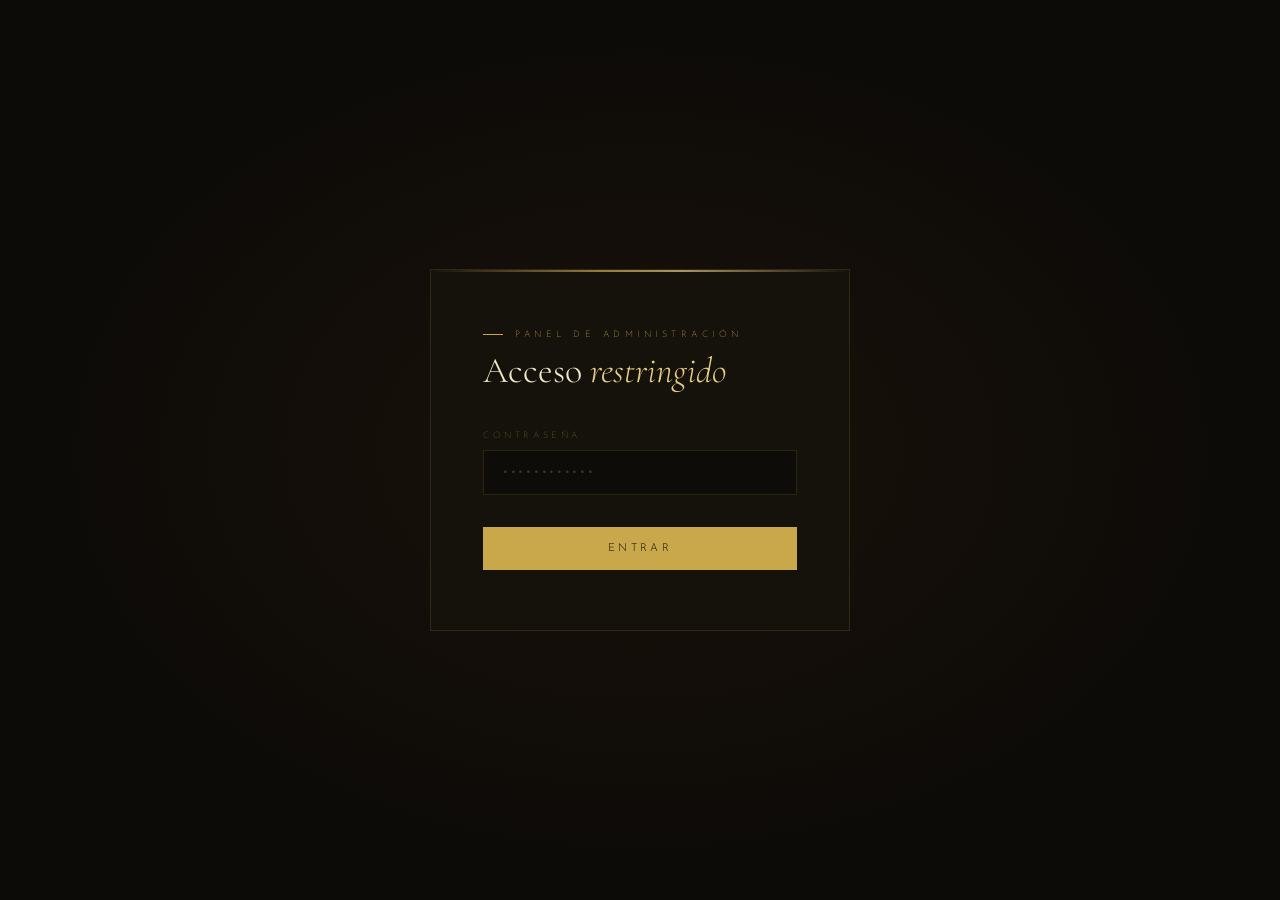
<file: tolox/admin.html>
<!DOCTYPE html>
<html lang="es">
<head>
<meta charset="UTF-8">
<meta name="viewport" content="width=device-width, initial-scale=1.0">
<title>Admin · Roco Arqueológico</title>
<!-- SEO bloqueado — página privada -->
<meta name="robots" content="noindex, nofollow">
<link rel="preconnect" href="https://fonts.googleapis.com">
<link href="https://fonts.googleapis.com/css2?family=Cormorant+Garamond:ital,wght@0,300;0,400;0,600;1,300;1,400&family=Josefin+Sans:wght@100;200;300;400&display=swap" rel="stylesheet">
<style>
:root {
  --gold:       #c9a84c;
  --gold-light: #e8cc80;
  --gold-dim:   #7a5f28;
  --obsidian:   #0d0b08;
  --charcoal:   #161210;
  --earth:      #1e1710;
  --parchment:  #f0e6c8;
  --green:      #4a8c5c;
  --green-dim:  #2d5438;
  --red:        #8c4a4a;
  --serif: 'Cormorant Garamond', Georgia, serif;
  --sans:  'Josefin Sans', sans-serif;
}
*,*::before,*::after{margin:0;padding:0;box-sizing:border-box;}
html{scroll-behavior:smooth;}
body{
  background:var(--obsidian);
  color:var(--parchment);
  font-family:var(--sans);
  font-weight:300;
  min-height:100vh;
}

/* ── Login ── */
#loginScreen {
  min-height:100vh; display:flex; align-items:center; justify-content:center;
  background:radial-gradient(ellipse at 50% 50%, rgba(122,63,30,.12) 0%, transparent 65%);
}
.login-box {
  width:100%; max-width:420px; padding:60px 52px;
  background:rgba(22,18,12,.95);
  border:1px solid rgba(201,168,76,.15);
  position:relative;
}
.login-box::before {
  content:''; position:absolute; top:0; left:0; right:0; height:2px;
  background:linear-gradient(90deg,transparent,var(--gold) 40%,var(--gold-light) 60%,transparent);
  opacity:.7;
}
.login-eyebrow {
  font-size:9px; font-weight:200; letter-spacing:.5em; text-transform:uppercase;
  color:var(--gold); margin-bottom:12px;
  display:flex; align-items:center; gap:12px;
}
.login-eyebrow::before { content:''; width:20px; height:1px; background:var(--gold); }
.login-title {
  font-family:var(--serif); font-size:36px; font-weight:300; line-height:1.1;
  margin-bottom:40px;
}
.login-title em { font-style:italic; color:var(--gold-light); }
.field { margin-bottom:24px; }
.field label {
  display:block; font-size:9px; font-weight:200; letter-spacing:.4em;
  text-transform:uppercase; color:rgba(201,168,76,.5); margin-bottom:10px;
}
.field input {
  width:100%; padding:14px 18px;
  background:rgba(13,11,8,.8); border:1px solid rgba(201,168,76,.15);
  color:var(--parchment); font-family:var(--sans); font-size:14px; font-weight:300;
  letter-spacing:.05em; outline:none; transition:border-color .3s;
}
.field input:focus { border-color:rgba(201,168,76,.5); }
.field input::placeholder { color:rgba(240,230,200,.2); }
.btn-login {
  width:100%; padding:16px; margin-top:8px;
  background:var(--gold); color:var(--obsidian);
  border:none; cursor:pointer;
  font-family:var(--sans); font-size:11px; font-weight:300;
  letter-spacing:.3em; text-transform:uppercase;
  transition:all .3s; position:relative; overflow:hidden;
}
.btn-login::after {
  content:''; position:absolute; inset:0;
  background:var(--gold-light); transform:translateX(-100%); transition:transform .4s;
}
.btn-login:hover::after { transform:translateX(0); }
.btn-login span { position:relative; z-index:1; }
.login-error {
  margin-top:16px; padding:12px 16px;
  background:rgba(140,74,74,.15); border:1px solid rgba(140,74,74,.3);
  color:rgba(255,180,180,.7); font-size:12px; font-weight:200;
  letter-spacing:.1em; display:none;
}
.login-error.show { display:block; }

/* ── Panel principal ── */
#adminPanel { display:none; min-height:100vh; }

/* Header */
.admin-header {
  position:sticky; top:0; z-index:100;
  display:flex; align-items:center; justify-content:space-between;
  padding:20px 48px;
  background:rgba(13,11,8,.97); border-bottom:1px solid rgba(201,168,76,.1);
  backdrop-filter:blur(4px);
}
.admin-brand {
  font-size:10px; font-weight:200; letter-spacing:.45em; text-transform:uppercase;
  color:var(--gold);
}
.admin-brand span { color:rgba(201,168,76,.35); }
.btn-logout {
  font-size:9px; font-weight:200; letter-spacing:.3em; text-transform:uppercase;
  color:rgba(240,230,200,.3); background:none; border:1px solid rgba(240,230,200,.1);
  padding:8px 18px; cursor:pointer; transition:all .3s;
}
.btn-logout:hover { color:var(--gold); border-color:rgba(201,168,76,.3); }

/* Layout */
.admin-body { display:grid; grid-template-columns:400px 1fr; min-height:calc(100vh - 65px); }

/* ── Panel izquierdo — Formulario ── */
.panel-form {
  padding:48px 40px; border-right:1px solid rgba(201,168,76,.08);
  background:var(--charcoal); position:sticky; top:65px; height:calc(100vh - 65px);
  overflow-y:auto;
}
.panel-form::-webkit-scrollbar { width:3px; }
.panel-form::-webkit-scrollbar-track { background:transparent; }
.panel-form::-webkit-scrollbar-thumb { background:rgba(201,168,76,.2); border-radius:2px; }

.panel-title {
  font-size:9px; font-weight:200; letter-spacing:.5em; text-transform:uppercase;
  color:var(--gold); display:flex; align-items:center; gap:12px; margin-bottom:28px;
}
.panel-title::before { content:''; width:20px; height:1px; background:var(--gold); }

.form-heading {
  font-family:var(--serif); font-size:30px; font-weight:300; margin-bottom:36px;
  line-height:1.2;
}
.form-heading em { font-style:italic; color:var(--gold-light); }

.f-group { margin-bottom:22px; }
.f-label {
  display:block; font-size:8px; font-weight:200; letter-spacing:.4em;
  text-transform:uppercase; color:rgba(201,168,76,.45); margin-bottom:8px;
}
.f-req { color:rgba(201,168,76,.7); }
.f-input, .f-textarea {
  width:100%; padding:12px 16px;
  background:rgba(13,11,8,.7); border:1px solid rgba(201,168,76,.12);
  color:var(--parchment); font-family:var(--sans); font-size:13px; font-weight:300;
  outline:none; transition:border-color .3s; letter-spacing:.03em;
}
.f-input:focus, .f-textarea:focus { border-color:rgba(201,168,76,.45); }
.f-input::placeholder, .f-textarea::placeholder { color:rgba(240,230,200,.18); }
.f-textarea { resize:vertical; min-height:90px; line-height:1.6; }
.f-hint {
  margin-top:6px; font-size:9px; font-weight:200; letter-spacing:.05em;
  color:rgba(240,230,200,.2); line-height:1.5;
}

.f-sep {
  height:1px; background:rgba(201,168,76,.08); margin:28px 0;
}

/* Botones */
.btn-add {
  width:100%; padding:16px;
  background:linear-gradient(135deg, var(--gold-light), var(--gold), #a87820);
  color:var(--obsidian); border:none; cursor:pointer;
  font-family:var(--sans); font-size:11px; font-weight:400;
  letter-spacing:.25em; text-transform:uppercase;
  transition:all .3s; position:relative; overflow:hidden;
  margin-bottom:12px;
}
.btn-add:hover { box-shadow:0 4px 24px rgba(201,168,76,.35); }
.btn-add:active { transform:scale(.98); }

.btn-clear {
  width:100%; padding:12px;
  background:transparent; color:rgba(240,230,200,.25);
  border:1px solid rgba(240,230,200,.08); cursor:pointer;
  font-family:var(--sans); font-size:10px; font-weight:200;
  letter-spacing:.25em; text-transform:uppercase;
  transition:all .3s;
}
.btn-clear:hover { color:rgba(240,230,200,.5); border-color:rgba(240,230,200,.2); }

/* Notificaciones */
.notif {
  padding:14px 18px; margin-bottom:20px; font-size:12px; font-weight:200;
  letter-spacing:.08em; line-height:1.5; display:none;
}
.notif.show { display:block; }
.notif-ok { background:rgba(74,140,92,.12); border:1px solid rgba(74,140,92,.3); color:rgba(180,255,200,.7); }
.notif-err { background:rgba(140,74,74,.12); border:1px solid rgba(140,74,74,.3); color:rgba(255,180,180,.7); }

/* ── Panel derecho — Lista de posts ── */
.panel-list { padding:48px 48px; background:var(--obsidian); overflow-y:auto; }

.list-header {
  display:flex; align-items:baseline; justify-content:space-between;
  margin-bottom:36px;
}
.list-title {
  font-family:var(--serif); font-size:28px; font-weight:300;
}
.list-title em { font-style:italic; color:var(--gold-light); }
.list-count {
  font-size:9px; font-weight:200; letter-spacing:.35em; text-transform:uppercase;
  color:rgba(201,168,76,.4);
}

/* Instrucciones */
.instructions {
  padding:24px 28px; margin-bottom:36px;
  background:rgba(201,168,76,.04); border:1px solid rgba(201,168,76,.12);
  border-left:3px solid var(--gold);
}
.inst-title {
  font-size:9px; font-weight:200; letter-spacing:.4em; text-transform:uppercase;
  color:var(--gold); margin-bottom:12px;
}
.inst-body {
  font-size:13px; font-weight:200; line-height:1.8; color:rgba(240,230,200,.5);
}
.inst-body strong { color:var(--parchment); font-weight:300; }
.inst-body code {
  font-family:monospace; font-size:12px;
  background:rgba(201,168,76,.08); padding:2px 6px;
  color:var(--gold-light); border-radius:2px;
}

/* Código generado */
.code-output {
  margin-top:28px; padding:0;
  background:rgba(13,11,8,.9); border:1px solid rgba(201,168,76,.15);
  display:none;
}
.code-output.show { display:block; }
.code-header {
  display:flex; align-items:center; justify-content:space-between;
  padding:14px 20px; border-bottom:1px solid rgba(201,168,76,.1);
  background:rgba(201,168,76,.04);
}
.code-label {
  font-size:9px; font-weight:200; letter-spacing:.4em; text-transform:uppercase;
  color:var(--gold);
}
.btn-copy {
  font-size:9px; font-weight:200; letter-spacing:.25em; text-transform:uppercase;
  color:rgba(201,168,76,.6); background:none; border:1px solid rgba(201,168,76,.2);
  padding:6px 14px; cursor:pointer; transition:all .2s;
}
.btn-copy:hover { color:var(--gold); border-color:rgba(201,168,76,.5); }
.code-block {
  padding:20px; overflow-x:auto;
  font-family:monospace; font-size:12px; line-height:1.7;
  color:rgba(201,168,76,.8); white-space:pre;
}

/* Lista de posts */
#postsList { display:flex; flex-direction:column; gap:2px; }
.post-item {
  display:grid; grid-template-columns:1fr auto;
  align-items:center; gap:24px;
  padding:20px 24px; background:rgba(22,18,12,.7);
  border:1px solid rgba(201,168,76,.08); transition:border-color .3s;
}
.post-item:hover { border-color:rgba(201,168,76,.2); }
.post-item-title {
  font-family:var(--serif); font-size:20px; font-weight:300;
  color:var(--parchment); margin-bottom:4px;
}
.post-item-meta {
  font-size:9px; font-weight:200; letter-spacing:.25em; text-transform:uppercase;
  color:rgba(201,168,76,.4); display:flex; align-items:center; gap:16px;
}
.post-item-file {
  font-family:monospace; font-size:11px;
  color:rgba(201,168,76,.4); margin-top:6px;
}
.post-item-actions { display:flex; gap:8px; }
.btn-del {
  font-size:9px; font-weight:200; letter-spacing:.2em;
  background:none; color:rgba(140,74,74,.6); border:1px solid rgba(140,74,74,.2);
  padding:6px 12px; cursor:pointer; transition:all .2s;
}
.btn-del:hover { color:rgba(255,120,120,.8); border-color:rgba(140,74,74,.5); }
.btn-preview {
  font-size:9px; font-weight:200; letter-spacing:.2em;
  background:none; color:rgba(201,168,76,.5); border:1px solid rgba(201,168,76,.15);
  padding:6px 12px; cursor:pointer; transition:all .2s;
  text-decoration:none; display:inline-block;
}
.btn-preview:hover { color:var(--gold); border-color:rgba(201,168,76,.4); }

.empty-list {
  text-align:center; padding:60px 40px;
  border:1px dashed rgba(201,168,76,.08);
}
.empty-list-title {
  font-family:var(--serif); font-size:24px; font-weight:300;
  color:rgba(240,230,200,.3); margin-bottom:8px;
}
.empty-list-sub {
  font-size:9px; font-weight:200; letter-spacing:.3em; text-transform:uppercase;
  color:rgba(201,168,76,.2);
}

@media(max-width:900px){
  .admin-body { grid-template-columns:1fr; }
  .panel-form { position:static; height:auto; }
  .admin-header { padding:18px 24px; }
  .panel-form { padding:36px 24px; }
  .panel-list { padding:36px 24px; }
}
</style>
</head>
<body>

<!-- ════════════ PANTALLA DE LOGIN ════════════ -->
<div id="loginScreen">
  <div class="login-box">
    <div class="login-eyebrow">Panel de administración</div>
    <h1 class="login-title">Acceso <em>restringido</em></h1>
    <div class="field">
      <label for="loginPass">Contraseña</label>
      <input type="password" id="loginPass" placeholder="••••••••••••" autocomplete="current-password">
    </div>
    <button class="btn-login" onclick="doLogin()"><span>Entrar</span></button>
    <div class="login-error" id="loginError">Contraseña incorrecta. Inténtalo de nuevo.</div>
  </div>
</div>

<!-- ════════════ PANEL ADMIN ════════════ -->
<div id="adminPanel">

  <header class="admin-header">
    <div class="admin-brand">Roco Arqueológico <span>·</span> Admin</div>
    <button class="btn-logout" onclick="logout()">Cerrar sesión</button>
  </header>

  <div class="admin-body">

    <!-- FORMULARIO IZQUIERDO -->
    <aside class="panel-form">
      <div class="panel-title">Nuevo hallazgo</div>
      <h2 class="form-heading">Publicar un <em>Roco</em></h2>

      <div class="notif notif-ok" id="notifOk">✓ Post añadido correctamente. Copia el código generado y pégalo en el blog.</div>
      <div class="notif notif-err" id="notifErr">⚠ Por favor, rellena los campos obligatorios.</div>

      <!-- Nombre del archivo HTML -->
      <div class="f-group">
        <label class="f-label">Archivo HTML <span class="f-req">*</span></label>
        <input class="f-input" id="fFile" type="text" placeholder="ej: el-roco-de-coin.html">
        <div class="f-hint">Nombre exacto del archivo que has subido a GitHub (con .html)</div>
      </div>

      <!-- Título -->
      <div class="f-group">
        <label class="f-label">Título del hallazgo <span class="f-req">*</span></label>
        <input class="f-input" id="fTitle" type="text" placeholder="ej: El Roco de Coín">
      </div>

      <!-- Localización -->
      <div class="f-group">
        <label class="f-label">Localización <span class="f-req">*</span></label>
        <input class="f-input" id="fLocation" type="text" placeholder="ej: Coín · Málaga">
      </div>

      <!-- Río -->
      <div class="f-group">
        <label class="f-label">Río</label>
        <input class="f-input" id="fRiver" type="text" placeholder="ej: Río Fahala">
      </div>

      <!-- Tipo de roca / tag -->
      <div class="f-group">
        <label class="f-label">Tipo de roca / etiqueta</label>
        <input class="f-input" id="fTag" type="text" placeholder="ej: Calcarenita · Fluvial">
      </div>

      <div class="f-sep"></div>

      <!-- Descripción -->
      <div class="f-group">
        <label class="f-label">Descripción breve <span class="f-req">*</span></label>
        <textarea class="f-textarea" id="fExcerpt" placeholder="Descripción que aparecerá en la card del blog. 2-3 frases que enganchen al lector…"></textarea>
      </div>

      <!-- URL de imagen (opcional) -->
      <div class="f-group">
        <label class="f-label">URL de imagen (opcional)</label>
        <input class="f-input" id="fImage" type="text" placeholder="https://… o déjalo vacío">
        <div class="f-hint">URL directa a una foto del hallazgo. Si está vacío, se muestra el ícono SVG de piedra.</div>
      </div>

      <div class="f-sep"></div>

      <button class="btn-add" onclick="addPost()">Añadir al blog</button>
      <button class="btn-clear" onclick="clearForm()">Limpiar formulario</button>
    </aside>

    <!-- LISTA DERECHA -->
    <main class="panel-list">
      <div class="list-header">
        <h2 class="list-title">Posts <em>publicados</em></h2>
        <div class="list-count" id="listCount">0 posts</div>
      </div>

      <div class="instructions">
        <div class="inst-title">⚙ Cómo funciona</div>
        <div class="inst-body">
          <strong>1. Sube el HTML</strong> que te da Claude a tu repositorio de GitHub.<br>
          <strong>2. Rellena el formulario</strong> con el nombre del archivo y los datos del post.<br>
          <strong>3. Pulsa "Añadir al blog"</strong> — se genera el bloque de código.<br>
          <strong>4. Copia el código</strong> generado y <strong>pégalo en el array <code>POSTS</code></strong> del archivo <code>blog-roco.html</code>.<br>
          <strong>5. Guarda y sube</strong> el blog a GitHub. ¡Listo!
        </div>
      </div>

      <!-- Código generado -->
      <div class="code-output" id="codeOutput">
        <div class="code-header">
          <div class="code-label">Código a copiar en blog-roco.html</div>
          <button class="btn-copy" onclick="copyCode()">Copiar</button>
        </div>
        <div class="code-block" id="codeBlock"></div>
      </div>

      <!-- Lista de posts añadidos en esta sesión -->
      <div id="postsList">
        <div class="empty-list">
          <div class="empty-list-title">Sin posts en esta sesión</div>
          <div class="empty-list-sub">Los posts añadidos aparecerán aquí</div>
        </div>
      </div>
    </main>

  </div>
</div>

<script>
/* ════════════════════════════════════
   CONTRASEÑA — CÁMBIALA POR LA TUYA
   Esta es la única protección del panel. Guarda la URL en secreto.
════════════════════════════════════ */
const ADMIN_PASS = "roco2026edgar";

/* ─── Login ─── */
function doLogin(){
  const val = document.getElementById('loginPass').value;
  if(val === ADMIN_PASS){
    document.getElementById('loginScreen').style.display='none';
    document.getElementById('adminPanel').style.display='block';
    renderList();
  } else {
    document.getElementById('loginError').classList.add('show');
    setTimeout(()=>document.getElementById('loginError').classList.remove('show'), 3000);
  }
}
document.getElementById('loginPass').addEventListener('keydown', e=>{
  if(e.key==='Enter') doLogin();
});

function logout(){
  document.getElementById('loginScreen').style.display='flex';
  document.getElementById('adminPanel').style.display='none';
  document.getElementById('loginPass').value='';
}

/* ─── Sesión de posts ─── */
let sessionPosts = [];
// Posts base ya existentes en el blog (para mostrarlos en la lista)
const EXISTING_POSTS = [
  {
    file:"el-gigante-de-tolox.html",
    title:"El Gigante de Tolox",
    location:"Tolox · Málaga",
    river:"Río Grande",
    tag:"Calcarenita · Fluvial",
    excerpt:"Una piedra colosal hallada en las aguas del Río Grande de Tolox. Más de 300 millones de años de historia encerrados en calcarenita, testigo silencioso de fenicios, romanos y árabes en la Serranía de Ronda.",
    image:"",
    existing:true
  }
];

/* ─── Añadir post ─── */
function addPost(){
  const file     = document.getElementById('fFile').value.trim();
  const title    = document.getElementById('fTitle').value.trim();
  const location = document.getElementById('fLocation').value.trim();
  const river    = document.getElementById('fRiver').value.trim();
  const tag      = document.getElementById('fTag').value.trim();
  const excerpt  = document.getElementById('fExcerpt').value.trim();
  const image    = document.getElementById('fImage').value.trim();

  if(!file || !title || !location || !excerpt){
    showNotif('err','Por favor, rellena todos los campos obligatorios (marcados con *).');
    return;
  }

  const post = { file, title, location, river, tag, excerpt, image };
  sessionPosts.push(post);
  generateCode(post);
  renderList();
  showNotif('ok','✓ Post añadido. Copia el código de abajo y pégalo en el blog.');
  clearForm();
}

/* ─── Generar código ─── */
function generateCode(post){
  const codeStr = `  {\n    file: "${post.file}",\n    title: "${post.title}",\n    location: "${post.location}",\n    river: "${post.river||''}",\n    excerpt: "${post.excerpt.replace(/"/g,'\'').replace(/\n/g,' ')}",\n    tag: "${post.tag||'Hallazgo fluvial'}",\n    image: "${post.image||''}"\n  }`;
  document.getElementById('codeBlock').textContent = codeStr;
  document.getElementById('codeOutput').classList.add('show');
  document.getElementById('codeOutput').scrollIntoView({ behavior:'smooth', block:'nearest' });
}

/* ─── Copiar código ─── */
function copyCode(){
  const text = document.getElementById('codeBlock').textContent;
  navigator.clipboard.writeText(text).then(()=>{
    const btn = document.querySelector('.btn-copy');
    btn.textContent = '✓ Copiado';
    setTimeout(()=>{ btn.textContent='Copiar'; }, 2000);
  });
}

/* ─── Render lista ─── */
function renderList(){
  const list = document.getElementById('postsList');
  const count = document.getElementById('listCount');
  const allPosts = [...EXISTING_POSTS, ...sessionPosts];

  count.textContent = allPosts.length + (allPosts.length===1?' post':' posts');

  if(!allPosts.length){
    list.innerHTML=`<div class="empty-list">
      <div class="empty-list-title">Sin posts</div>
      <div class="empty-list-sub">Añade el primer hallazgo</div>
    </div>`;
    return;
  }

  list.innerHTML = allPosts.map((p,i)=>`
    <div class="post-item">
      <div>
        <div class="post-item-title">${p.title}</div>
        <div class="post-item-meta">
          <span>${p.location||'—'}</span>
          ${p.river?`<span>· ${p.river}</span>`:''}
          ${p.existing?'<span style="color:rgba(74,140,92,.6)">· Ya en el blog</span>':'<span style="color:rgba(201,168,76,.6)">· Nuevo esta sesión</span>'}
        </div>
        <div class="post-item-file">${p.file}</div>
      </div>
      <div class="post-item-actions">
        <a class="btn-preview" href="${p.file}" target="_blank" rel="noopener">Ver</a>
        ${!p.existing?`<button class="btn-del" onclick="deletePost(${i - EXISTING_POSTS.length})">Quitar</button>`:''}
      </div>
    </div>
  `).join('');
}

/* ─── Eliminar post de la sesión ─── */
function deletePost(idx){
  if(idx<0||idx>=sessionPosts.length) return;
  sessionPosts.splice(idx,1);
  renderList();
}

/* ─── Limpiar formulario ─── */
function clearForm(){
  ['fFile','fTitle','fLocation','fRiver','fTag','fExcerpt','fImage']
    .forEach(id=>document.getElementById(id).value='');
}

/* ─── Notificaciones ─── */
function showNotif(type, msg){
  const el = type==='ok'
    ? document.getElementById('notifOk')
    : document.getElementById('notifErr');
  if(msg) el.textContent = msg;
  el.classList.add('show');
  setTimeout(()=>el.classList.remove('show'), 4000);
}
</script>
</body>
</html>
</file>
